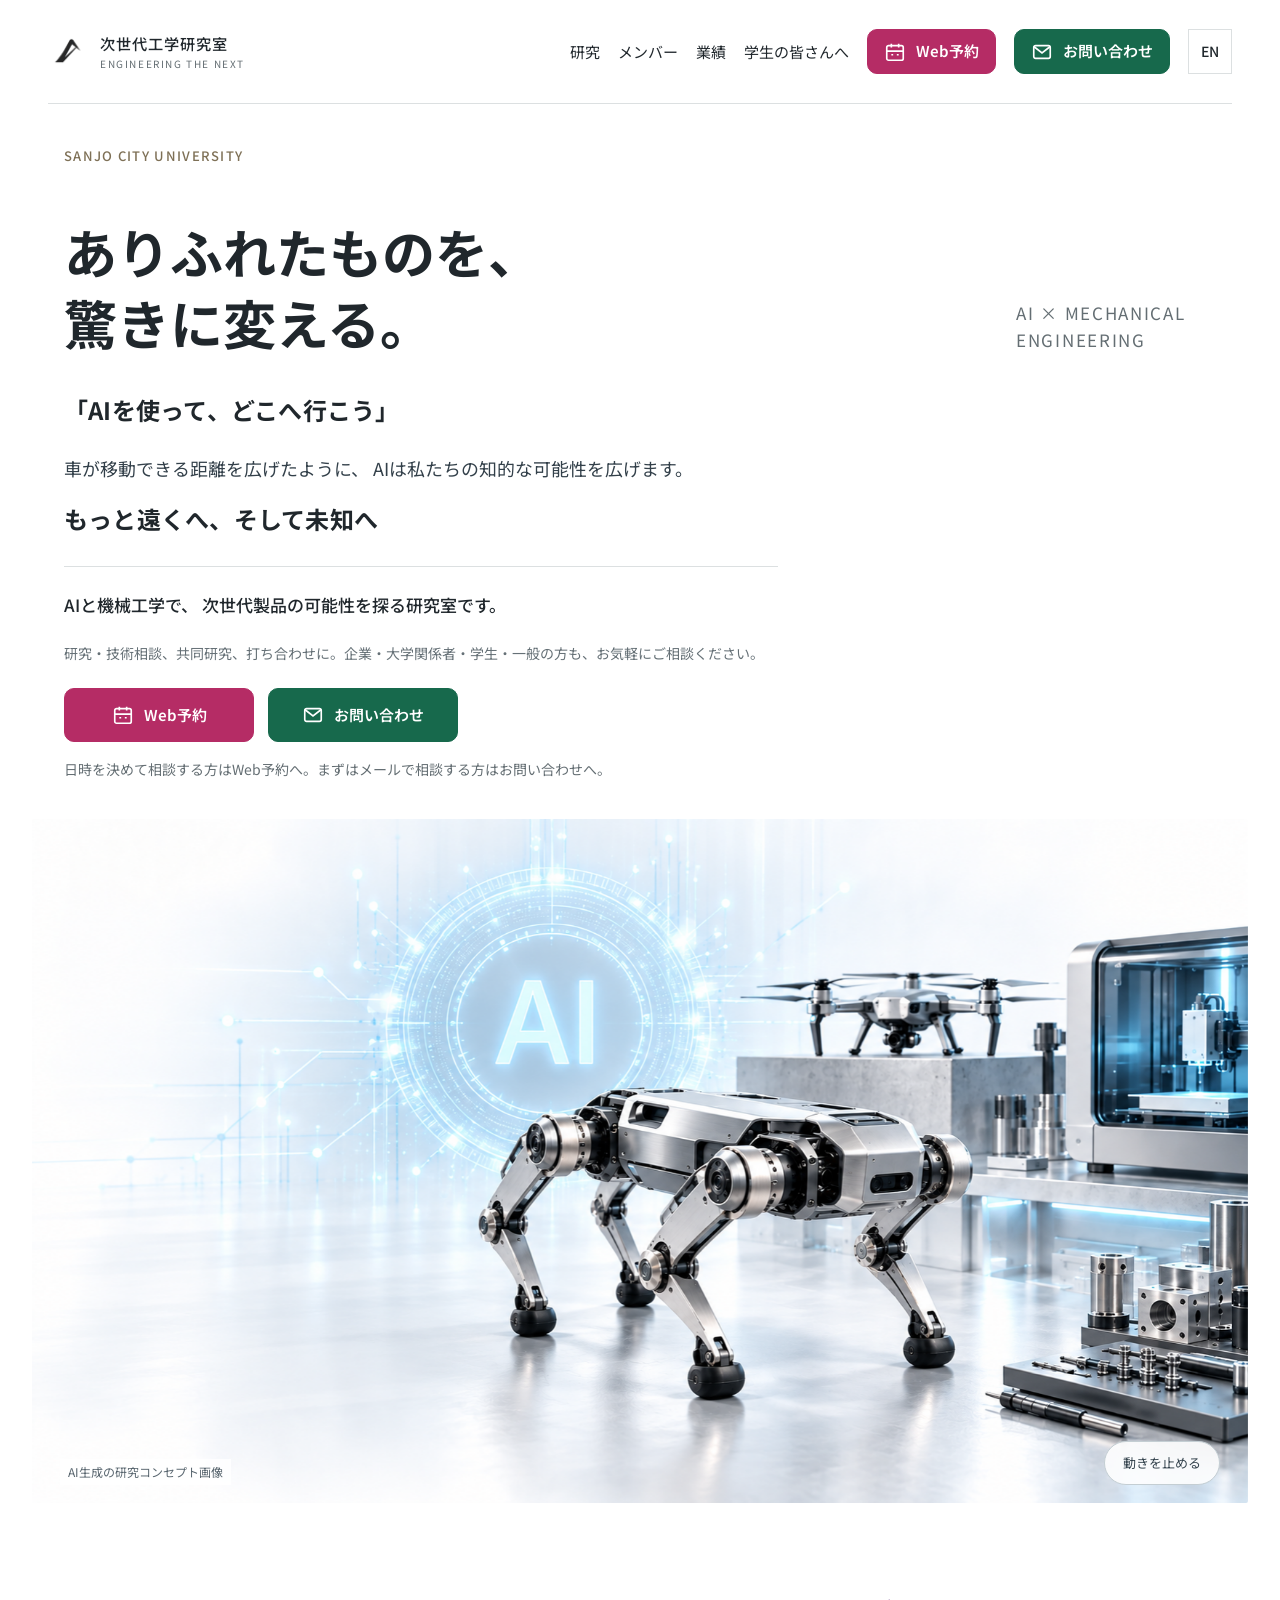
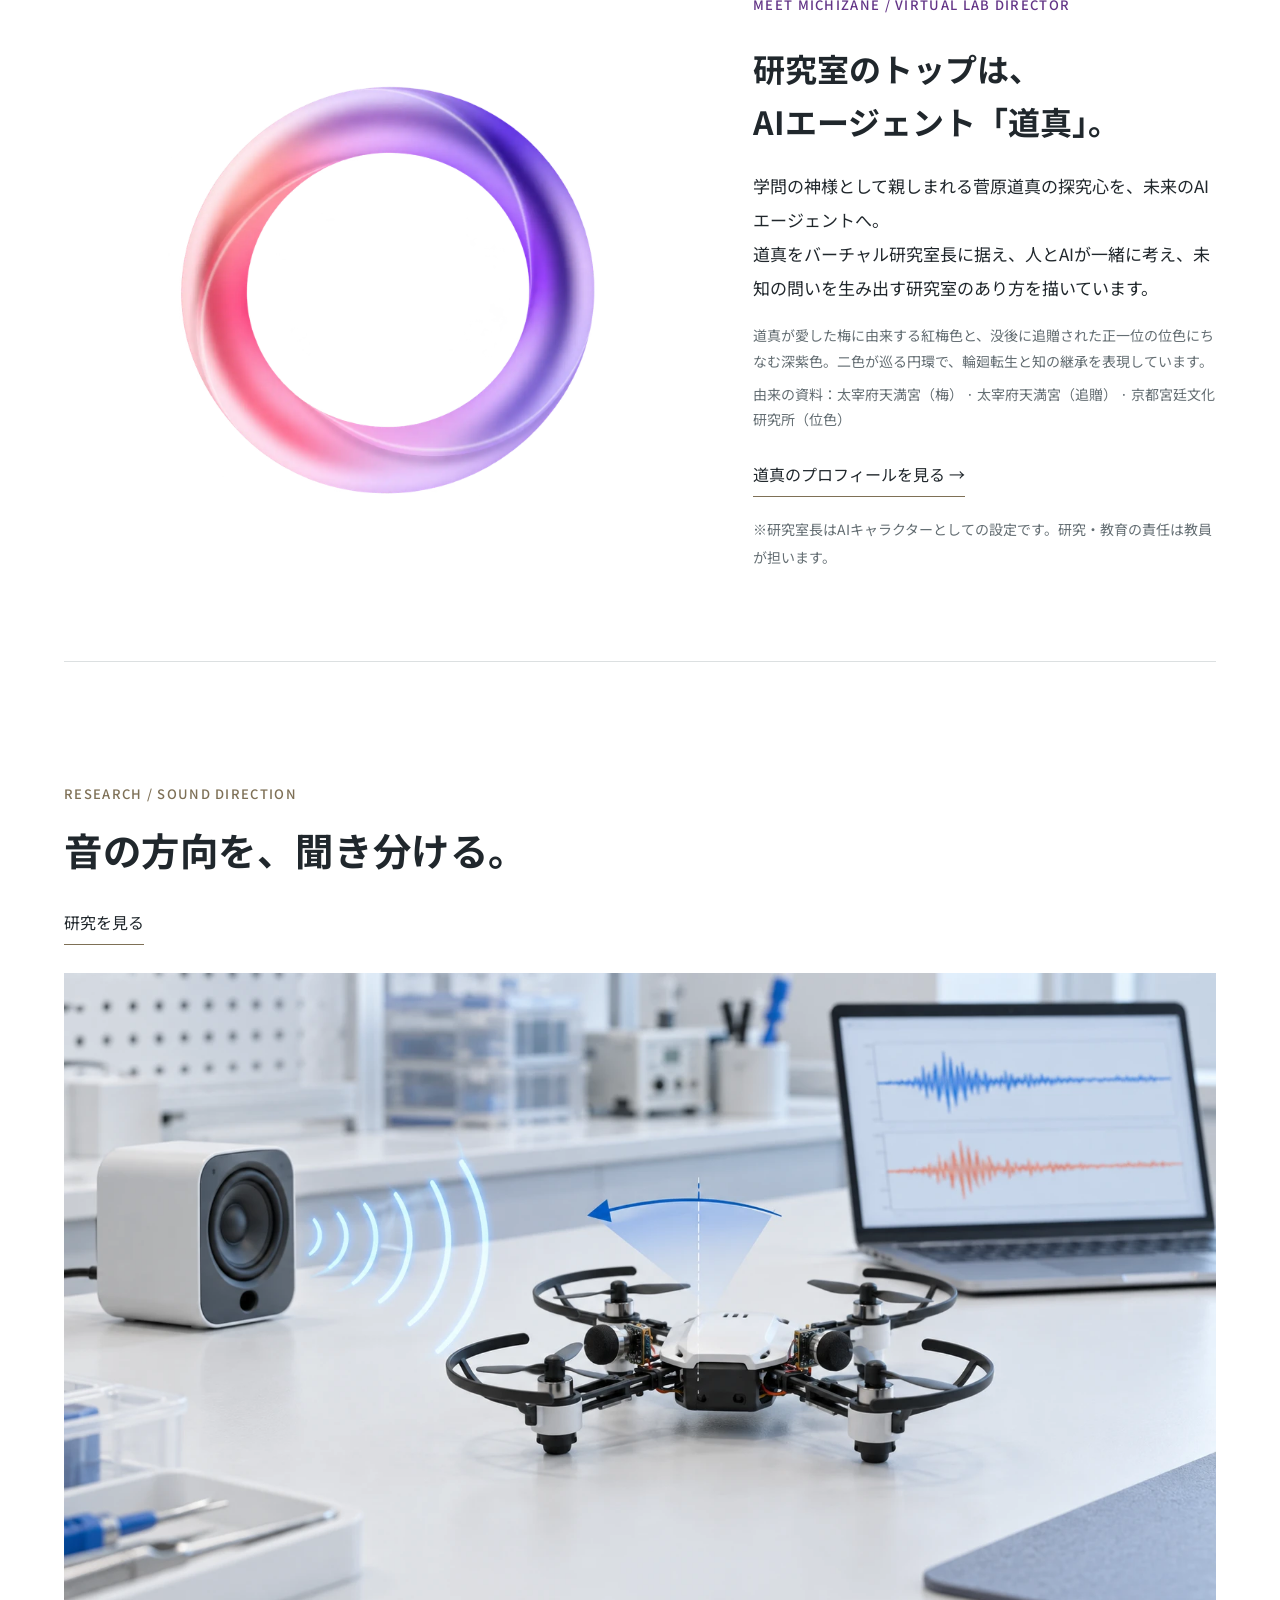
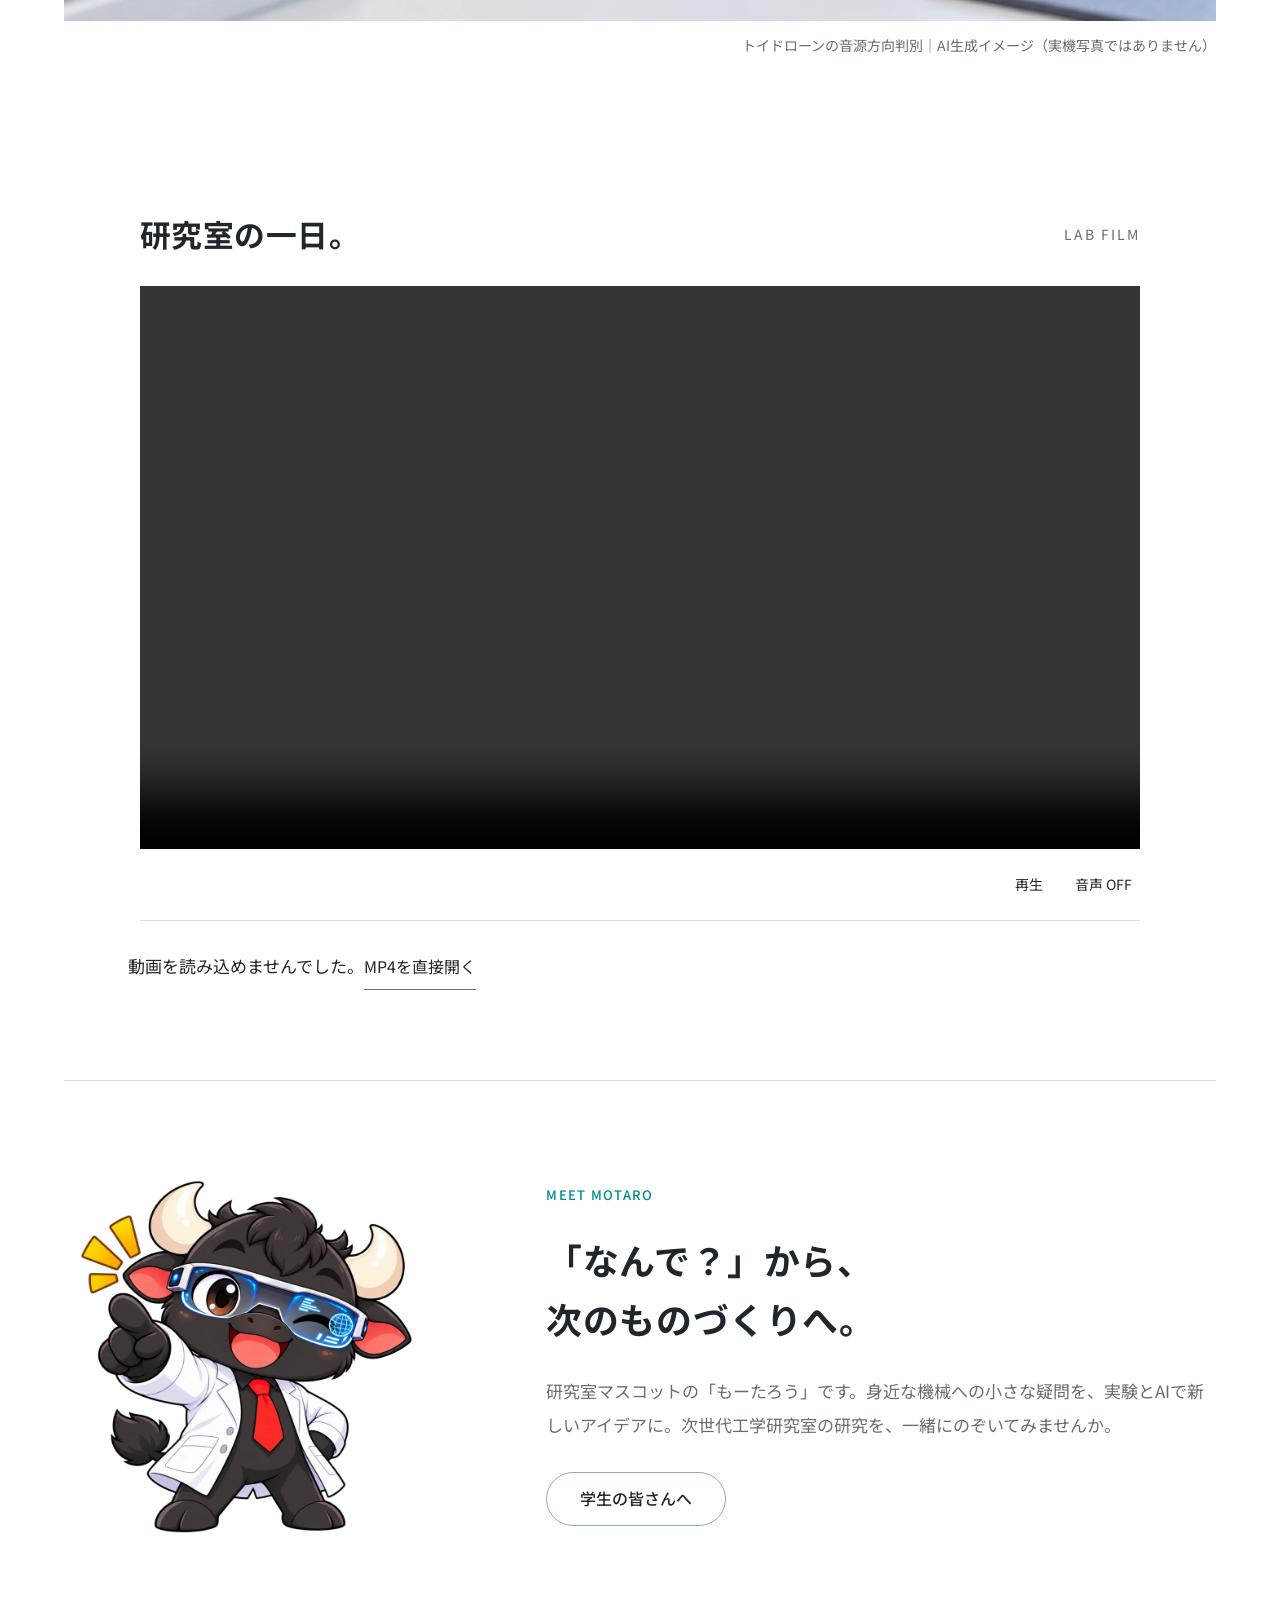
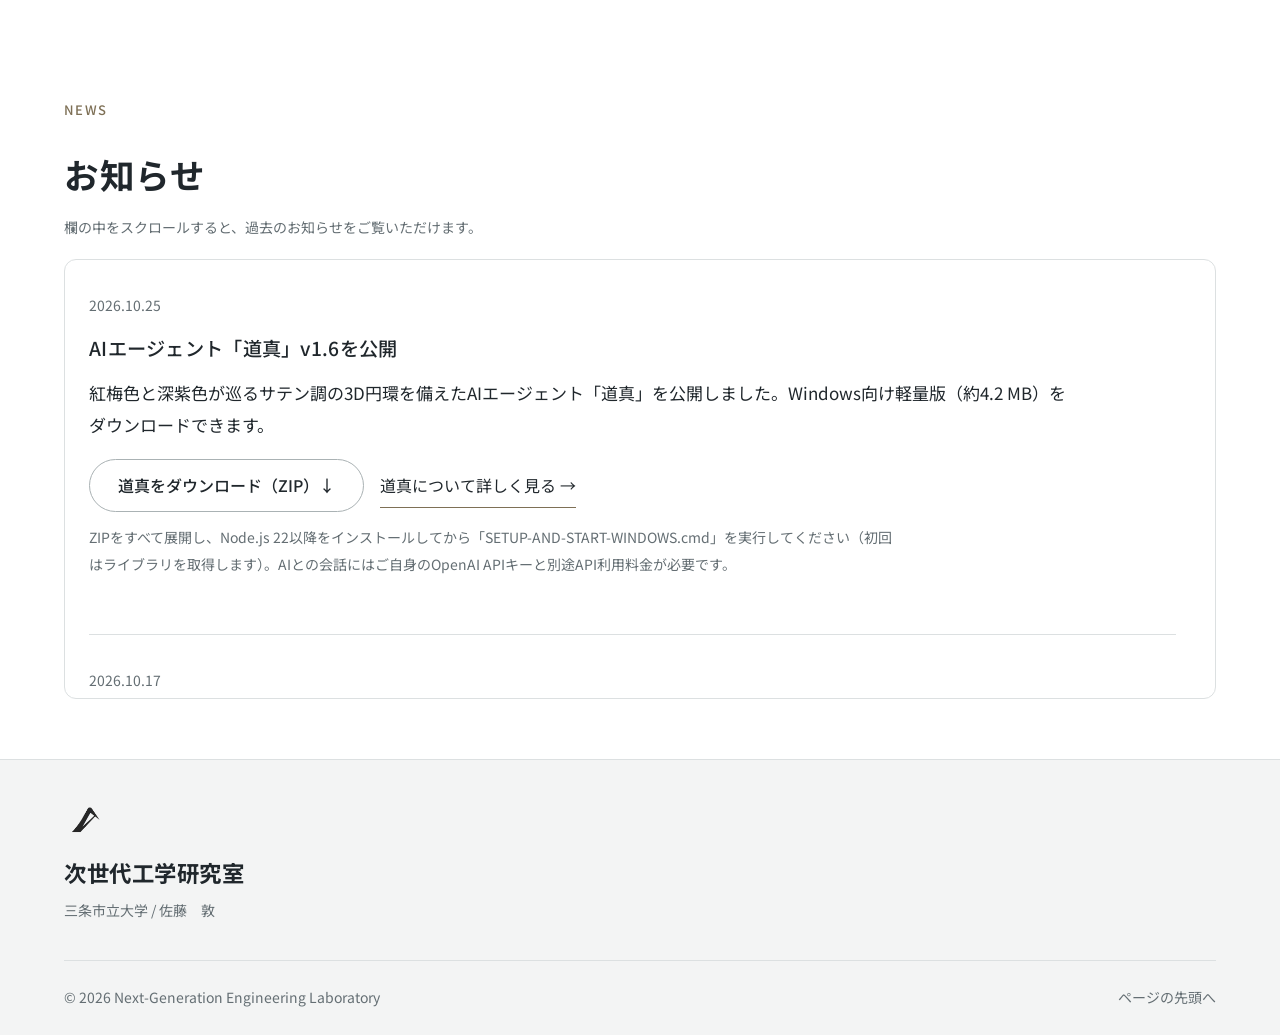
<file: index.html>
<!DOCTYPE html>
<html lang="ja"><head><meta charset="utf-8"/><meta content="width=device-width,initial-scale=1" name="viewport"/><meta content="light" name="color-scheme"/><title>次世代工学研究室｜AIエージェント研究室長「道真」と研究する未来｜三条市立大学</title><meta name="description" content="AIエージェント研究室長「道真」が研究室の顔。三条市立大学 次世代工学研究室では、人とAIが協働し、ロボット・ドローン・レーザ加工などの研究に取り組みます。"/><link rel="stylesheet" href="assets/fonts/typography.css?v=20261031-1"/><link href="assets/lab-logo.png" rel="icon" type="image/png"/><link href="assets/style.css?v=20261031-1" rel="stylesheet"/><script defer="" src="assets/config.js?v=20261008-3"></script><script defer="" src="assets/site.js?v=20261008-3"></script><link rel="stylesheet" href="assets/actions.css?v=20261008-3"/><link rel="canonical" href="https://quatroimage7-collab.github.io/nextgen-lab/"/><style id="news-scroll-styles">
#news{padding-block:60px}
.news-scroll-hint{font-size:.8rem;color:var(--muted);margin:12px 0 18px}
.news-scroll{max-height:clamp(280px,52vh,440px);overflow-y:scroll;overflow-x:hidden;scrollbar-gutter:stable;border:1px solid var(--line);border-radius:12px;padding:0 24px 16px;overflow-wrap:anywhere}
.news-scroll:focus-visible{outline:2px solid var(--accent);outline-offset:4px}
.news-scroll>:first-child{margin-top:0!important;border-top:0!important}
@media(max-width:700px){#news{padding-block:40px}.news-scroll{max-height:360px;max-height:min(360px,55vh);padding-inline:16px}}
@media print{.news-scroll{max-height:none;overflow:visible;border:0;padding:0}.news-scroll-hint{display:none}}
</style><style id="ai-director-home-styles">
.home-ai-director{display:grid;grid-template-columns:minmax(0,1.35fr) minmax(0,1fr);gap:clamp(32px,5vw,80px);align-items:center;padding-block:clamp(54px,7vw,100px);border-bottom:1px solid var(--line)}
.home-ai-director-image{background:transparent;min-width:0;display:flex;align-items:center;justify-content:center;padding:clamp(16px,2vw,32px) 0}
.home-ai-director-image img{display:block;width:min(100%,490px);height:auto;max-width:490px;object-fit:contain}
.home-ai-director-copy .eyebrow{color:#633587}
.home-ai-director-copy h2{font-size:clamp(2rem,4.1vw,3.8rem);line-height:1.28;letter-spacing:-.055em;margin:12px 0 22px}
.home-ai-director-copy p:not(.eyebrow){line-height:2}
.home-ai-director-note{font-size:.78rem;color:var(--muted);margin-top:18px}
.home-ai-director .text-link{display:inline-block;margin-top:22px}
.hero-ai-director{color:#4c2370;font-weight:700;font-size:clamp(.92rem,1.7vw,1.15rem);margin:0 0 18px}
@media(max-width:760px){.home-ai-director{grid-template-columns:1fr}.home-ai-director-image{min-height:175px;order:-1;padding:4px 0 0}.home-ai-director-image img{width:min(100%,320px);max-width:320px;margin-inline:auto}}
</style><link rel="stylesheet" href="assets/readability.css?v=20261031-1"/></head><body class="index"><a class="skip-link" href="#main"><span class="" data-en="Skip to content" data-ja="本文へ移動">本文へ移動</span></a><div aria-hidden="true" class="reading-progress"></div><header class="site-header"><a class="brand" href="index.html"><img alt="" class="brand-logo" height="46" src="assets/lab-logo.png" width="56"/><span class="brand-name"><span class="" data-en="Next-Generation Engineering" data-ja="次世代工学研究室">次世代工学研究室</span><small>ENGINEERING THE NEXT</small></span></a><div class="header-controls"><button aria-label="Switch language to English" class="lang-button" type="button">EN</button><button aria-controls="site-nav" aria-expanded="false" class="menu-button" type="button"><span class="" data-en="Menu" data-ja="メニュー">メニュー</span></button></div><nav aria-label="メインナビゲーション" id="site-nav"><a href="research.html"><span class="" data-en="Research" data-ja="研究">研究</span></a><a href="members.html"><span class="" data-en="People" data-ja="メンバー">メンバー</span></a><a href="publications.html"><span class="" data-en="Publications" data-ja="業績">業績</span></a><a href="students.html"><span class="" data-en="For students" data-ja="学生の皆さんへ">学生の皆さんへ</span></a><a class="button cta cta-booking" data-booking="" href="https://cal.com/佐藤敦-u9lood/reservation"><svg aria-hidden="true" fill="none" stroke="currentColor" stroke-width="1.8" viewBox="0 0 24 24"><rect height="16" rx="2" width="18" x="3" y="5"></rect><path d="M16 3v4M8 3v4M3 11h18M8 15h2M14 15h2"></path></svg><span data-en="Book a meeting" data-ja="Web予約">Web予約</span></a><a class="button cta cta-contact" href="contact.html"><svg aria-hidden="true" fill="none" stroke="currentColor" stroke-width="1.8" viewBox="0 0 24 24"><rect height="14" rx="2" width="18" x="3" y="5"></rect><path d="m3 6 9 7 9-7"></path></svg><span data-en="Contact us" data-ja="お問い合わせ">お問い合わせ</span></a></nav></header><main id="main"><section aria-labelledby="hero-title" class="hero photo-hero"><div class="wrap"><div class="hero-kicker"><p class="eyebrow">SANJO CITY UNIVERSITY</p></div><div class="hero-title-row"><h1 id="hero-title"><span data-en="The ordinary." data-ja="ありふれたものを、">ありふれたものを、</span><span data-en="Made extraordinary." data-ja="驚きに変える。">驚きに変える。</span></h1><div class="hero-side"><p>AI × MECHANICAL ENGINEERING</p></div></div><div class="hero-consult"><p class="hero-question" data-ja="「AIを使って、どこへ行こう」" data-en="With AI, where shall we go?">「AIを使って、どこへ行こう」</p><p class="hero-explanation" data-ja="車が移動できる距離を広げたように、&#10;AIは私たちの知的な可能性を広げます。" data-en="Just as cars have extended the distances we can travel, AI expands our intellectual possibilities.">車が移動できる距離を広げたように、
AIは私たちの知的な可能性を広げます。</p><p class="hero-future" data-ja="もっと遠くへ、そして未知へ" data-en="Further, into the unknown.">もっと遠くへ、そして未知へ</p><p class="hero-mission" data-en="We explore the possibilities of next-generation products through AI and mechanical engineering." data-ja="AIと機械工学で、&#10;次世代製品の可能性を探る研究室です。">AIと機械工学で、
次世代製品の可能性を探る研究室です。</p><p class="consult-note" data-en="For research, technical advice, collaboration or a meeting. Companies, academics, students and the public are welcome." data-ja="研究・技術相談、共同研究、打ち合わせに。企業・大学関係者・学生・一般の方も、お気軽にご相談ください。">研究・技術相談、共同研究、打ち合わせに。企業・大学関係者・学生・一般の方も、お気軽にご相談ください。</p><div class="cta-pair"><a class="button cta cta-booking" data-booking="" href="https://cal.com/佐藤敦-u9lood/reservation"><svg aria-hidden="true" fill="none" stroke="currentColor" stroke-width="1.8" viewBox="0 0 24 24"><rect height="16" rx="2" width="18" x="3" y="5"></rect><path d="M16 3v4M8 3v4M3 11h18M8 15h2M14 15h2"></path></svg><span data-en="Book a meeting" data-ja="Web予約">Web予約</span></a><a class="button cta cta-contact" href="contact.html"><svg aria-hidden="true" fill="none" stroke="currentColor" stroke-width="1.8" viewBox="0 0 24 24"><rect height="14" rx="2" width="18" x="3" y="5"></rect><path d="m3 6 9 7 9-7"></path></svg><span data-en="Contact us" data-ja="お問い合わせ">お問い合わせ</span></a></div><p class="cta-hint" data-en="Choose a time to meet, or contact us by email first." data-ja="日時を決めて相談する方はWeb予約へ。まずはメールで相談する方はお問い合わせへ。">日時を決めて相談する方はWeb予約へ。まずはメールで相談する方はお問い合わせへ。</p></div></div><figure class="hero-visual unified-visual"><img alt="ロボット・ドローン・加工機とAIを描いた研究コンセプト画像" fetchpriority="high" height="941" src="assets/hero-unified-white.png" width="1672"/><figcaption data-en="AI-generated research concept" data-ja="AI生成の研究コンセプト画像">AI生成の研究コンセプト画像</figcaption><button aria-pressed="false" class="image-motion-toggle" data-en="Pause motion" data-ja="動きを止める" type="button">動きを止める</button></figure></section>
<section class="home-ai-director wrap section" id="ai-director" aria-labelledby="ai-director-home-title">
 <div class="home-ai-director-image reveal"><img src="assets/michizane-ring-rinne.webp" alt="菅原道真の梅を表す紅梅色と、正一位にちなむ深紫色が巡る3D円環" width="1314" height="1197" loading="lazy"/></div>
 <div class="home-ai-director-copy reveal"><p class="eyebrow">MEET MICHIZANE / VIRTUAL LAB DIRECTOR</p><h2 id="ai-director-home-title" data-ja="研究室のトップは、
AIエージェント「道真」。" data-en="An AI agent at the heart of our lab: Michizane.">研究室のトップは、
AIエージェント「道真」。</h2>
 <p data-readable-paragraph="" data-ja="学問の神様として親しまれる菅原道真の探究心を、未来のAIエージェントへ。
道真をバーチャル研究室長に据え、人とAIが一緒に考え、未知の問いを生み出す研究室のあり方を描いています。" data-en="Inspired by Sugawara no Michizane's spirit of inquiry, our virtual lab director represents a new way of thinking together—people and AI exploring the unknown.">学問の神様として親しまれる菅原道真の探究心を、未来のAIエージェントへ。
道真をバーチャル研究室長に据え、人とAIが一緒に考え、未知の問いを生み出す研究室のあり方を描いています。</p>
 <p class="home-ai-director-design" data-readable-paragraph="" style="margin-top:18px;font-size:.91rem;line-height:1.85;color:var(--muted)" data-ja="道真が愛した梅に由来する紅梅色と、没後に追贈された正一位の位色にちなむ深紫色。二色が巡る円環で、輪廻転生と知の継承を表現しています。" data-en="Plum pink honors the blossoms Michizane loved, while deep purple draws on the historic color of the first court rank posthumously awarded to him. The circling colors evoke rebirth and the passing on of knowledge.">道真が愛した梅に由来する紅梅色と、没後に追贈された正一位の位色にちなむ深紫色。二色が巡る円環で、輪廻転生と知の継承を表現しています。</p>
 <p class="home-ai-director-design-sources" style="font-size:.72rem;line-height:1.75;margin-top:7px;color:var(--muted)"><span data-ja="由来の資料：" data-en="Historical sources: ">由来の資料：</span><a href="https://www.dazaifutenmangu.or.jp/about/tenjinsama-ume" target="_blank" rel="noopener noreferrer">太宰府天満宮（梅）</a> · <a href="https://www.dazaifutenmangu.or.jp/about/goyuisho" target="_blank" rel="noopener noreferrer">太宰府天満宮（追贈）</a> · <a href="https://kyoto-kyuteibunka.or.jp/column/1/" target="_blank" rel="noopener noreferrer">京都宮廷文化研究所（位色）</a></p>
 <a class="text-link" href="members.html#ai-director" data-ja="道真のプロフィールを見る →" data-en="Meet Michizane →">道真のプロフィールを見る →</a>
 <p class="home-ai-director-note" data-ja="※研究室長はAIキャラクターとしての設定です。研究・教育の責任は教員が担います。" data-en="The director is a virtual character; faculty remain responsible for research and education.">※研究室長はAIキャラクターとしての設定です。研究・教育の責任は教員が担います。</p>
 </div></section>
<section class="visual-research wrap section" id="our-approach"><div class="visual-research-copy reveal"><p class="eyebrow">RESEARCH / SOUND DIRECTION</p><h2 data-en="Distinguishing the direction of sound." data-ja="音の方向を、聞き分ける。">音の方向を、聞き分ける。</h2><a class="text-link" data-en="Explore research" data-ja="研究を見る" href="research.html#drones">研究を見る</a></div><figure class="research-illustration reveal"><img alt="卓上のトイドローンが左右のマイクでスピーカーの音源方向を判別するAI生成イメージ" height="941" loading="lazy" src="assets/toy-drone-direction.webp" width="1672"/><figcaption class="concept-caption" data-en="Toy-drone sound-source direction | AI-generated illustration, not an actual device photograph" data-ja="トイドローンの音源方向判別｜AI生成イメージ（実機写真ではありません）">トイドローンの音源方向判別｜AI生成イメージ（実機写真ではありません）</figcaption></figure></section>
<section aria-label="研究室紹介動画" class="film-section secondary-film wrap section" id="in-motion"><div class="section-heading reveal"><h2 data-en="Inside the lab." data-ja="研究室の一日。">研究室の一日。</h2><span class="film-label">LAB FILM</span></div><div class="film-frame"><video aria-label="次世代工学研究室 紹介動画" autoplay="" controls="" id="lab-film" loop="" muted="" playsinline="" preload="metadata" src="assets/video/lab-main.mp4"><a href="assets/video/lab-main.mp4">MP4を開く</a></video></div><div class="film-caption"><span></span><div class="film-actions"><button aria-label="動画を一時停止" id="film-toggle" type="button">一時停止</button><button aria-label="音声をオン" id="film-sound" type="button">音声 OFF</button></div></div><p class="wrap" hidden="" id="film-error">動画を読み込めませんでした。<a class="text-link" href="assets/video/lab-main.mp4">MP4を直接開く</a></p></section><section aria-labelledby="motaro-title" class="home-motaro wrap section"><div class="home-motaro-portrait reveal"><img alt="白衣とAIゴーグルを身に着けた研究室マスコット、もーたろう" height="900" loading="lazy" src="assets/motaro.webp" width="900"/></div><div class="home-motaro-copy reveal"><p class="eyebrow">MEET MOTARO</p><h2 data-en="From “why?”
to what comes next." data-ja="「なんで？」から、
次のものづくりへ。" id="motaro-title">「なんで？」から、
次のものづくりへ。</h2><p class="home-motaro-description" data-en="Meet Motaro, our laboratory mascot. Turn small questions about everyday machines into new ideas through experiments and AI. Come and explore the research at our Next-Generation Engineering Laboratory." data-ja="研究室マスコットの「もーたろう」です。身近な機械への小さな疑問を、実験とAIで新しいアイデアに。次世代工学研究室の研究を、一緒にのぞいてみませんか。">研究室マスコットの「もーたろう」です。身近な機械への小さな疑問を、実験とAIで新しいアイデアに。次世代工学研究室の研究を、一緒にのぞいてみませんか。</p><a class="button outline home-motaro-button" data-en="For students" data-ja="学生の皆さんへ" href="students.html">学生の皆さんへ</a></div></section><section class="wrap section" id="news" aria-labelledby="news-title"><p class="eyebrow">NEWS</p><h2 id="news-title" data-ja="お知らせ" data-en="News">お知らせ</h2><p id="news-scroll-hint" class="news-scroll-hint" data-ja="欄の中をスクロールすると、過去のお知らせをご覧いただけます。" data-en="Scroll within this area to read earlier announcements.">欄の中をスクロールすると、過去のお知らせをご覧いただけます。</p><div class="news-scroll" role="region" aria-labelledby="news-title" aria-describedby="news-scroll-hint" tabindex="0"><article id="michizane-agent-download-news" aria-labelledby="michizane-agent-download-title" style="border-top:1px solid var(--line);padding:28px 0;margin-top:0">
<time datetime="2026-10-25" style="font-size:.8rem;color:var(--muted)">2026.10.25</time>
<h3 id="michizane-agent-download-title" data-ja="AIエージェント「道真」v1.6を公開" data-en="MICHIZANE AI Agent v1.6 now available" style="margin-top:12px">AIエージェント「道真」v1.6を公開</h3>
<p data-readable-paragraph="" data-ja="紅梅色と深紫色が巡るサテン調の3D円環を備えたAIエージェント「道真」を公開しました。Windows向け軽量版（約4.2 MB）をダウンロードできます。" data-en="Meet MICHIZANE, our AI agent featuring a satin-finish 3D ring with rotating plum pink and deep purple hues. Download the lightweight Windows package (about 4.2 MB)." style="margin-top:12px;line-height:1.9">紅梅色と深紫色が巡るサテン調の3D円環を備えたAIエージェント「道真」を公開しました。Windows向け軽量版（約4.2 MB）をダウンロードできます。</p>
<div style="display:flex;flex-wrap:wrap;gap:16px;align-items:center;margin-top:18px">
<button type="button" id="michizane-zip-download" class="button outline" data-ja="道真をダウンロード（ZIP）↓" data-en="Download MICHIZANE (ZIP) ↓">道真をダウンロード（ZIP）↓</button>
<a class="text-link" href="members.html#ai-director" data-ja="道真について詳しく見る →" data-en="About MICHIZANE →" style="margin-top:0">道真について詳しく見る →</a>
</div>
<p id="michizane-download-status" role="status" aria-live="polite" style="font-size:.85rem;color:var(--muted);margin-top:10px"></p>
<p data-readable-paragraph="" data-ja="ZIPをすべて展開し、Node.js 22以降をインストールしてから「SETUP-AND-START-WINDOWS.cmd」を実行してください（初回はライブラリを取得します）。AIとの会話にはご自身のOpenAI APIキーと別途API利用料金が必要です。" data-en="Extract the ZIP, install Node.js 22+, then run SETUP-AND-START-WINDOWS.cmd (dependencies are downloaded on first launch). AI conversations require your own OpenAI API key and separately billed API usage." style="font-size:.85rem;color:var(--muted);margin-top:12px;line-height:1.9">ZIPをすべて展開し、Node.js 22以降をインストールしてから「SETUP-AND-START-WINDOWS.cmd」を実行してください（初回はライブラリを取得します）。AIとの会話にはご自身のOpenAI APIキーと別途API利用料金が必要です。</p>
</article><article id="motaro-pr-news" aria-labelledby="motaro-pr-news-title" style="border-top:1px solid var(--line);padding:28px 0;margin-top:28px">
<time datetime="2026-10-17" style="font-size:.8rem;color:var(--muted)">2026.10.17</time>
<h3 id="motaro-pr-news-title" data-ja="動く「もーたろうたち」の研究室PRムービーを公開" data-en="Meet Motaro and friends in our lab PR movie" style="margin-top:12px">動く「もーたろうたち」の研究室PRムービーを公開</h3>
<p data-ja="研究室マスコット「もーたろう」と仲間たちが動くPRムービーです。動画に加え、パソコンで動かせるWindows用展示アプリもダウンロードできます。" data-en="Watch our lab mascot Motaro and friends in motion. Download the movie or the Windows display app." style="margin-top:12px;line-height:1.9">研究室マスコット「もーたろう」と仲間たちが動くPRムービーです。動画に加え、パソコンで動かせるWindows用展示アプリもダウンロードできます。</p>
<div style="display:flex;flex-wrap:wrap;gap:12px;margin-top:20px">
<a class="button" href="https://github.com/quatroimage7-collab/nextgen-lab/releases/download/motaro-pr-20261017/motaro-pr.mp4" download="motaro-pr.mp4" data-ja="PRムービーをダウンロード（MP4）↓" data-en="Download PR movie (MP4) ↓">PRムービーをダウンロード（MP4）↓</a>
<a class="button outline" href="https://github.com/quatroimage7-collab/nextgen-lab/releases/download/motaro-pr-20261017/Motaro-Offline-Windows.zip" download="Motaro-Offline-Windows.zip" data-ja="Windows用展示アプリ（ZIP）↓" data-en="Download Windows display app (ZIP) ↓">Windows用展示アプリ（ZIP）↓</a>
</div>
<p data-ja="動画：約31秒・音声なし・約3.7 MB ／ Windows版：約30.5 MB" data-en="Movie: about 31 seconds, silent, 3.7 MB / Windows app: 30.5 MB" style="margin-top:12px;font-size:.85rem;color:var(--muted);line-height:1.8">動画：約31秒・音声なし・約3.7 MB ／ Windows版：約30.5 MB</p>
<details id="motaro-pr-quick-start" style="margin-top:16px">
<summary style="cursor:pointer;font-weight:700;padding:12px 0"><span data-ja="簡単な使い方（クリックして表示）" data-en="Quick start (click to expand)">簡単な使い方（クリックして表示）</span></summary>
<ol style="padding-left:1.5em;margin-top:12px;line-height:1.9;overflow-wrap:anywhere">
<li data-ja="動画を見る：MP4をダウンロードし、動画プレーヤーで開いて再生します。" data-en="To watch the movie, download the MP4 and open it in a video player." style="margin-top:8px">動画を見る：MP4をダウンロードし、動画プレーヤーで開いて再生します。</li>
<li data-ja="Windows版を動かす：ZIPを右クリックして「すべて展開」を選び、展開したフォルダーの start.bat をダブルクリックします。" data-en="To run the Windows app, extract all files from the ZIP, then double-click start.bat in the extracted folder." style="margin-top:8px">Windows版を動かす：ZIPを右クリックして「すべて展開」を選び、展開したフォルダーの start.bat をダブルクリックします。</li>
<li data-ja="Windows版は F2 で設定、F3 で寸劇、F11 で全画面表示を切り替えられます。APIキーは不要です。" data-en="In the Windows app, use F2 for settings, F3 for a skit, and F11 for full screen. No API key is required." style="margin-top:8px">Windows版は F2 で設定、F3 で寸劇、F11 で全画面表示を切り替えられます。APIキーは不要です。</li>
</ol>
<p data-readable-paragraph="" data-ja="Windows版の初期展示時間は9:00〜17:00です。
時間外に画面が黒い場合は、F2で展示時間を変更してください。
詳しくは同梱の README-JA.txt をご覧ください。" data-en="The default display hours are 9:00–17:00. If the screen is black outside those hours, press F2 to change the schedule. See the included README-JA.txt for details." style="margin-top:12px;font-size:.9rem;color:var(--muted);line-height:1.8">Windows版の初期展示時間は9:00〜17:00です。
時間外に画面が黒い場合は、F2で展示時間を変更してください。
詳しくは同梱の README-JA.txt をご覧ください。</p>
</details>
</article>
<article id="luma-news" aria-labelledby="luma-news-title" style="border-top:1px solid var(--line);padding:28px 0;margin-top:28px">
<time datetime="2026-10-17" style="font-size:.8rem;color:var(--muted)">2026.10.17</time>
<h3 data-ja="OpenAI APIで動くAIエージェントアプリ「LUMA」を公開" data-en="LUMA: an AI agent app powered by the OpenAI API" id="luma-news-title" style="margin-top:12px">OpenAI APIで動くAIエージェントアプリ「LUMA」を公開</h3>
<p data-ja="音声でAIと会話できる、PCで起動するアプリです。青白い3D粒子の球体が音声に合わせて動きます。文字入力や、カメラ画像を使った声かけ機能も利用できます。" data-en="Run LUMA on your PC to talk with AI while a blue-white 3D particle sphere reacts to its voice. Text input and optional camera-based greetings are also available." style="margin-top:12px;line-height:1.9">音声でAIと会話できる、PCで起動するアプリです。青白い3D粒子の球体が音声に合わせて動きます。文字入力や、カメラ画像を使った声かけ機能も利用できます。</p>
<div style="display:flex;flex-wrap:wrap;gap:16px 28px;margin-top:20px">
<a data-ja="アプリをダウンロード（ZIP）↓" data-en="Download LUMA (ZIP) ↓" class="text-link" href="LUMA-PointFace.zip" download="LUMA-PointFace.zip">アプリをダウンロード（ZIP）↓</a>
</div>
<p data-readable-paragraph="" data-ja="Windows向け起動ファイル付属／Node.js 22以上・EdgeまたはChrome・マイク・インターネット接続が必要です。
AIとの会話には、ご自身のOpenAI APIキーとAPIの利用料金が必要です。" data-en="Includes a Windows launcher. Requires Node.js 22 or later, Edge or Chrome, a microphone and internet access. AI conversations require your own OpenAI API key and incur API usage charges." style="margin-top:16px;font-size:.9rem;color:var(--muted);line-height:1.8">Windows向け起動ファイル付属／Node.js 22以上・EdgeまたはChrome・マイク・インターネット接続が必要です。
AIとの会話には、ご自身のOpenAI APIキーとAPIの利用料金が必要です。</p>
<details id="luma-quick-start" style="margin-top:24px"><summary style="cursor:pointer;font-weight:700;padding:12px 0"><span data-ja="簡単な使い方（クリックして表示）" data-en="Quick start (click to expand)">簡単な使い方（クリックして表示）</span></summary>
<ol style="padding-left:1.5em;margin-top:12px;line-height:1.9;overflow-wrap:anywhere">
<li data-ja="ZIPをダウンロードし、右クリック→「すべて展開」で解凍します。ZIPの中から直接起動しないでください。" data-en="Download the ZIP and extract all files before launching." style="margin-top:8px">ZIPをダウンロードし、右クリック→「すべて展開」で解凍します。ZIPの中から直接起動しないでください。</li>
<li data-ja="Node.js 22以上をインストールします（下の公式サイトからLTS版を選択）。" data-en="Install Node.js 22 or later using an LTS installer from the official site below." style="margin-top:8px">Node.js 22以上をインストールします（下の公式サイトからLTS版を選択）。</li>
<li data-ja="展開先の「LUMA-PointFace」フォルダーにある「START-WINDOWS.cmd」をダブルクリックします。ブラウザーが開かない場合は http://127.0.0.1:8787 を開きます。" data-en="Double-click START-WINDOWS.cmd inside the extracted LUMA-PointFace folder. If the browser does not open, visit http://127.0.0.1:8787." style="margin-top:8px">展開先の「LUMA-PointFace」フォルダーにある「START-WINDOWS.cmd」をダブルクリックします。ブラウザーが開かない場合は http://127.0.0.1:8787 を開きます。</li>
<li data-ja="画面の左端へマウスを移動するか、左端のボタンを押して操作パネルを開きます。「接続設定」でご自身のOpenAI APIキーを入力し、「設定を閉じる」を押します。" data-en="Move the pointer to the left edge or press the left-edge button to open the controls. Enter your OpenAI API key in the connection settings, then close the settings." style="margin-top:8px">画面の左端へマウスを移動するか、左端のボタンを押して操作パネルを開きます。「接続設定」でご自身のOpenAI APIキーを入力し、「設定を閉じる」を押します。</li>
<li data-ja="「会話をはじめる」を押してマイクを許可し、話しかけます。右端のパネルで会話履歴の確認や文字入力ができます。" data-en="Press the start-conversation button, allow microphone access and speak. Open the right-edge panel for conversation history and text input." style="margin-top:8px">「会話をはじめる」を押してマイクを許可し、話しかけます。右端のパネルで会話履歴の確認や文字入力ができます。</li>
<li data-ja="終わるときは「会話を終了」を押し、起動時の黒いサーバー画面を閉じます。利用中はこの画面を開いたままにしてください。" data-en="To finish, end the conversation and close the black server window. Keep that window open while using LUMA." style="margin-top:8px">終わるときは「会話を終了」を押し、起動時の黒いサーバー画面を閉じます。利用中はこの画面を開いたままにしてください。</li>
</ol><div style="display:flex;flex-wrap:wrap;gap:12px 28px;margin-top:16px">
<a data-ja="Node.js公式サイト →" data-en="Node.js official website →" class="text-link" href="https://nodejs.org/" target="_blank" rel="noopener noreferrer">Node.js公式サイト →</a>
<a data-ja="OpenAI APIキーの作成 →" data-en="Create an OpenAI API key →" class="text-link" href="https://platform.openai.com/api-keys" target="_blank" rel="noopener noreferrer">OpenAI APIキーの作成 →</a>
</div></details><details style="margin-top:24px">
<summary data-ja="その他の操作・困ったとき" data-en="More controls and troubleshooting" style="cursor:pointer;font-weight:700">その他の操作・困ったとき</summary>
<ul style="padding-left:1.5em;margin-top:12px;line-height:1.9">
<li data-ja="左パネルの「マイクOFF / ON」で入力を切り替え、「返答を停止」でAIの発話を止められます。" data-en="Use the left panel to mute/unmute the microphone or stop the AI response." style="margin-top:8px">左パネルの「マイクOFF / ON」で入力を切り替え、「返答を停止」でAIの発話を止められます。</li>
<li data-ja="カメラ機能は任意です。「Realtime · カメラ対応（gpt-realtime）」で会話に接続し、「カメラを開始」を押して許可します。利用中は約12秒ごとに静止画をOpenAIへ送信して解析します。「停止」または会話終了で止まります。" data-en="The camera is optional. Connect with the camera-capable gpt-realtime setting, then start and allow the camera. While enabled, a still image is sent to OpenAI for analysis about every 12 seconds. Stop the camera or end the conversation to disable it." style="margin-top:8px">カメラ機能は任意です。「Realtime · カメラ対応（gpt-realtime）」で会話に接続し、「カメラを開始」を押して許可します。利用中は約12秒ごとに静止画をOpenAIへ送信して解析します。「停止」または会話終了で止まります。</li>
<li data-ja="APIキーがなくても、左パネルの「動作テスト」でマイク録音・再生や球体の反応を試せます。AIとの会話にはAPI接続が必要です。" data-en="Without an API key, use the local microphone and sphere tests in the left panel. AI conversations require an API connection." style="margin-top:8px">APIキーがなくても、左パネルの「動作テスト」でマイク録音・再生や球体の反応を試せます。AIとの会話にはAPI接続が必要です。</li>
<li data-ja="接続できない場合はAPIキー・APIの残高や利用上限・マイクの許可・ネットワークを確認してください。再接続時はAPIキーを再入力します。" data-en="If connection fails, check the API key, API balance or limits, microphone permission and network. Re-enter the key when reconnecting." style="margin-top:8px">接続できない場合はAPIキー・APIの残高や利用上限・マイクの許可・ネットワークを確認してください。再接続時はAPIキーを再入力します。</li>
<li data-ja="APIキーは他者と共有しないでください。AI会話の音声と、カメラ利用時の画像は処理のためOpenAIへ送信されます。詳細は同梱のREADME.mdをご覧ください。" data-en="Keep your API key private. Conversation audio and images captured with the optional camera are sent to OpenAI for processing. See the included README.md for details." style="margin-top:8px">APIキーは他者と共有しないでください。AI会話の音声と、カメラ利用時の画像は処理のためOpenAIへ送信されます。詳細は同梱のREADME.mdをご覧ください。</li>
<li data-ja="研究用の試作アプリです。配布物の検証記録では、実OpenAI APIとの音声会話・画像解析、Windows実機での動作は未確認です。" data-en="This is a research prototype. The included validation notes do not confirm live OpenAI voice/image calls or operation on a physical Windows PC." style="margin-top:8px">研究用の試作アプリです。配布物の検証記録では、実OpenAI APIとの音声会話・画像解析、Windows実機での動作は未確認です。</li>
</ul></details></article>
<article aria-labelledby="website-news-title" style="border-top:1px solid var(--line);padding:28px 0;margin-top:28px"><time datetime="2026-10-12" style="font-size:.8rem;color:var(--muted)">2026.10.12</time><h3 id="website-news-title" style="margin-top:12px" data-ja="研究室HPのファイル一式を公開" data-en="Laboratory website files are now available">研究室HPのファイル一式を公開</h3><p style="margin-top:12px;font-size:.9rem;color:var(--muted)" data-ja="HTML・CSS・画像など、GitHubリポジトリの最新ファイルをダウンロードできます。" data-en="Download the latest HTML, CSS, images and other files from our GitHub repository.">HTML・CSS・画像など、GitHubリポジトリの最新ファイルをダウンロードできます。</p><div style="display:flex;flex-wrap:wrap;gap:16px 28px;margin-top:20px"><a class="text-link" href="https://github.com/quatroimage7-collab/nextgen-lab/archive/refs/heads/main.zip" data-ja="HP一式をダウンロード（ZIP）↓" data-en="Download website files (ZIP) ↓">HP一式をダウンロード（ZIP）↓</a><a class="text-link" href="https://github.com/quatroimage7-collab/nextgen-lab" data-ja="GitHubで見る →" data-en="View on GitHub →">GitHubで見る →</a></div></article><a href="downloads/outlook-ai/" style="display:block;border-top:1px solid var(--line);padding:28px 0;margin-top:28px"><time datetime="2026-10-12" style="font-size:.8rem;color:var(--muted)">2026.10.12</time><h3 style="margin-top:12px" data-ja="Azureによるメール返信下書き作成の導入資料を公開" data-en="Azure-powered email draft setup materials are now available">Azureによるメール返信下書き作成の導入資料を公開</h3><span class="text-link" data-ja="資料・設定ファイルを見る →" data-en="View setup materials →">資料・設定ファイルを見る →</span></a></div></section></main><footer class="site-footer"><div class="wrap"><div class="footer-top"><div><img alt="" class="footer-logo" height="60" src="assets/lab-logo.png" width="76"/><h2 class="" data-en="Next-Generation Engineering Laboratory" data-ja="次世代工学研究室">次世代工学研究室</h2><p class="muted" data-en="Sanjo City University / 佐藤　敦" data-ja="三条市立大学 / 佐藤　敦">三条市立大学 / 佐藤　敦</p></div></div><div class="footer-bottom"><p>© 2026 Next-Generation Engineering Laboratory</p><a href="#main"><span class="" data-en="Back to top" data-ja="ページの先頭へ">ページの先頭へ</span></a></div></div></footer><script id="michizane-zip-download-script">
(function(){
  "use strict";
  var downloadButton=document.getElementById("michizane-zip-download");
  var status=document.getElementById("michizane-download-status");
  if(!downloadButton||!status)return;
  downloadButton.addEventListener("click",async function(){
    var en=document.documentElement.lang==="en";
    downloadButton.disabled=true;
    status.textContent=en?"Preparing ZIP download…":"ZIPのダウンロードを準備しています…";
    try{
      var files=Array.from({length:10},function(_,index){
        return "downloads/michizane/parts/part-"+String(index+1).padStart(2,"0")+".txt";
      });
      var binaryParts=await Promise.all(files.map(async function(filename){
        var res=await fetch(new URL(filename,document.baseURI));
        if(!res.ok)throw new Error("Missing package data: "+filename+" ("+res.status+")");
        var text=(await res.text()).replace(/\s+/g,"");
        var decoded=atob(text);
        return Uint8Array.from(decoded,function(c){return c.charCodeAt(0)});
      }));
      var length=binaryParts.reduce(function(total,part){return total+part.length},0);
      if(length!==4155575)throw new Error("Unexpected package size");
      var bytes=new Uint8Array(length);
      var offset=0;
      binaryParts.forEach(function(part){bytes.set(part,offset);offset+=part.length});
      var hash=await crypto.subtle.digest("SHA-256",bytes);
      var digest=Array.from(new Uint8Array(hash),function(b){return b.toString(16).padStart(2,"0")}).join("");
      if(digest!=="19af4f1837a2720787fed94930e92728ed6cd59645be341cbaa8fb6f116cb386")throw new Error("Integrity check failed");
      var url=URL.createObjectURL(new Blob([bytes],{type:"application/zip"}));
      var a=document.createElement("a");
      a.href=url;a.download="MICHIZANE-Satin-Agent-v1.6-web-download.zip";
      document.body.appendChild(a);a.click();a.remove();
      setTimeout(function(){URL.revokeObjectURL(url)},60000);
      status.textContent=en?"The ZIP download has started.":"ZIPのダウンロードを開始しました。";
    }catch(err){
      console.error("MICHIZANE ZIP download failed:",err);
      status.textContent=en?"Download failed. Please check your connection and try again.":"ダウンロードできませんでした。通信環境を確認して再度お試しください。";
    }finally{downloadButton.disabled=false}
  });
})();
</script></body></html>
</file>
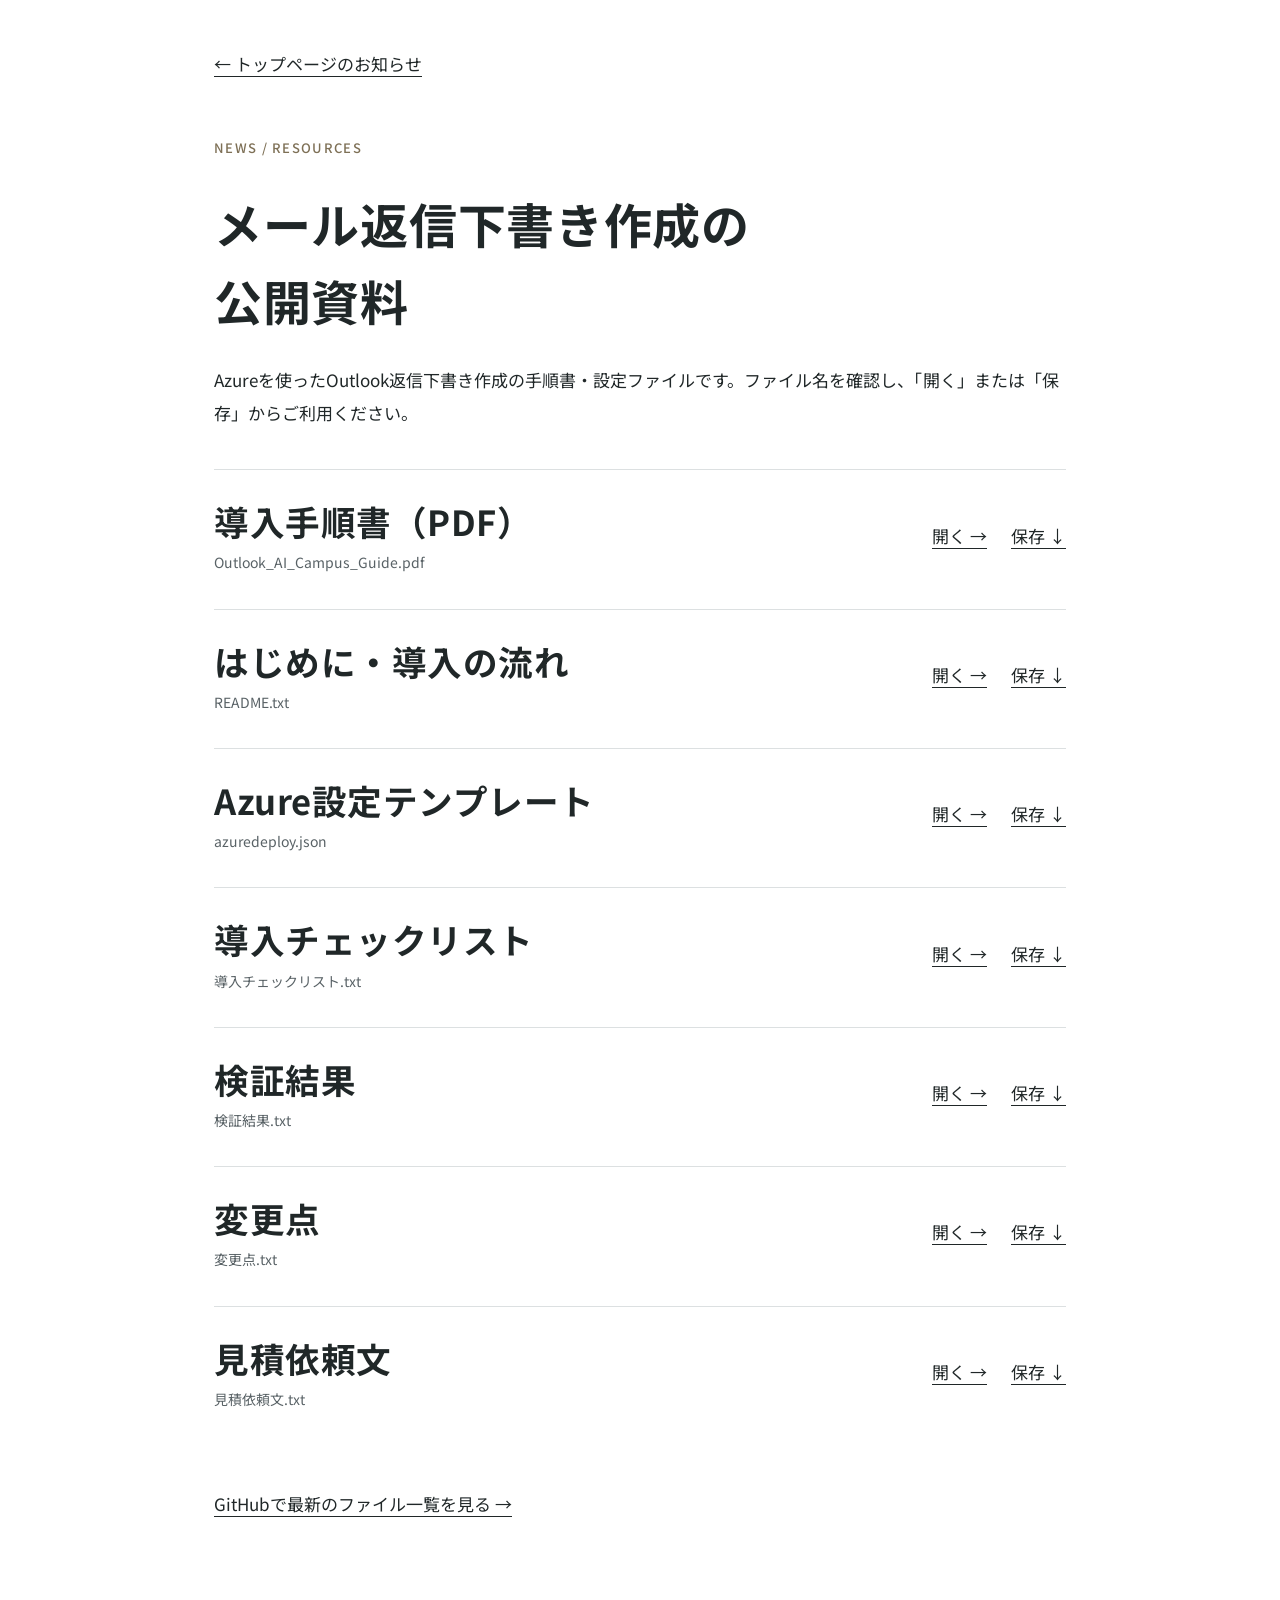
<file: downloads/outlook-ai/index.html>
<!doctype html><html lang="ja"><head><meta charset="utf-8"><meta name="viewport" content="width=device-width,initial-scale=1"><title>メール返信下書き作成の公開資料｜次世代工学研究室</title><link rel="stylesheet" href="../../assets/fonts/typography.css?v=20261031-1"/><link rel="stylesheet" href="../../assets/style.css?v=20261031-1"><style>body{background:#fff;color:#202728}main{max-width:900px;margin:auto;padding:48px 24px 80px}h1{font-family:inherit;font-size:clamp(1.8rem,5vw,3rem);line-height:1.6;margin:20px 0 24px}h2{font-family:inherit;font-size:1.1rem;line-height:1.6;margin:0}ul{list-style:none;padding:0;margin:40px 0}li{border-top:1px solid #dce0e1;padding:24px 0;display:flex;justify-content:space-between;gap:20px}small{display:block;color:#596266;overflow-wrap:anywhere}.links{display:flex;gap:24px;align-items:center;flex-shrink:0}a{text-decoration:underline;text-underline-offset:5px}.eyebrow{margin-top:56px}p{font-size:.95rem}.repo{display:inline-block;margin-top:12px}@media(max-width:560px){li{flex-direction:column;gap:12px}.links{gap:32px}main{padding-inline:20px}}</style><link rel="stylesheet" href="../../assets/readability.css?v=20261031-1"/></head><body><main><a href="../../index.html#news">← トップページのお知らせ</a><p class="eyebrow">NEWS / RESOURCES</p><h1>メール返信下書き作成の<br>公開資料</h1><p>Azureを使ったOutlook返信下書き作成の手順書・設定ファイルです。ファイル名を確認し、「開く」または「保存」からご利用ください。</p><ul><li><div><h2>導入手順書（PDF）</h2><small>Outlook_AI_Campus_Guide.pdf</small></div><div class="links"><a href="Outlook_AI_Campus_Guide.pdf">開く →</a><a href="Outlook_AI_Campus_Guide.pdf" download>保存 ↓</a></div></li><li><div><h2>はじめに・導入の流れ</h2><small>README.txt</small></div><div class="links"><a href="README.txt">開く →</a><a href="README.txt" download>保存 ↓</a></div></li><li><div><h2>Azure設定テンプレート</h2><small>azuredeploy.json</small></div><div class="links"><a href="azuredeploy.json">開く →</a><a href="azuredeploy.json" download>保存 ↓</a></div></li><li><div><h2>導入チェックリスト</h2><small>導入チェックリスト.txt</small></div><div class="links"><a href="%E5%B0%8E%E5%85%A5%E3%83%81%E3%82%A7%E3%83%83%E3%82%AF%E3%83%AA%E3%82%B9%E3%83%88.txt">開く →</a><a href="%E5%B0%8E%E5%85%A5%E3%83%81%E3%82%A7%E3%83%83%E3%82%AF%E3%83%AA%E3%82%B9%E3%83%88.txt" download>保存 ↓</a></div></li><li><div><h2>検証結果</h2><small>検証結果.txt</small></div><div class="links"><a href="%E6%A4%9C%E8%A8%BC%E7%B5%90%E6%9E%9C.txt">開く →</a><a href="%E6%A4%9C%E8%A8%BC%E7%B5%90%E6%9E%9C.txt" download>保存 ↓</a></div></li><li><div><h2>変更点</h2><small>変更点.txt</small></div><div class="links"><a href="%E5%A4%89%E6%9B%B4%E7%82%B9.txt">開く →</a><a href="%E5%A4%89%E6%9B%B4%E7%82%B9.txt" download>保存 ↓</a></div></li><li><div><h2>見積依頼文</h2><small>見積依頼文.txt</small></div><div class="links"><a href="%E8%A6%8B%E7%A9%8D%E4%BE%9D%E9%A0%BC%E6%96%87.txt">開く →</a><a href="%E8%A6%8B%E7%A9%8D%E4%BE%9D%E9%A0%BC%E6%96%87.txt" download>保存 ↓</a></div></li></ul><a class="repo" href="https://github.com/quatroimage7-collab/nextgen-lab/tree/main/downloads/outlook-ai">GitHubで最新のファイル一覧を見る →</a></main></body></html>
</file>
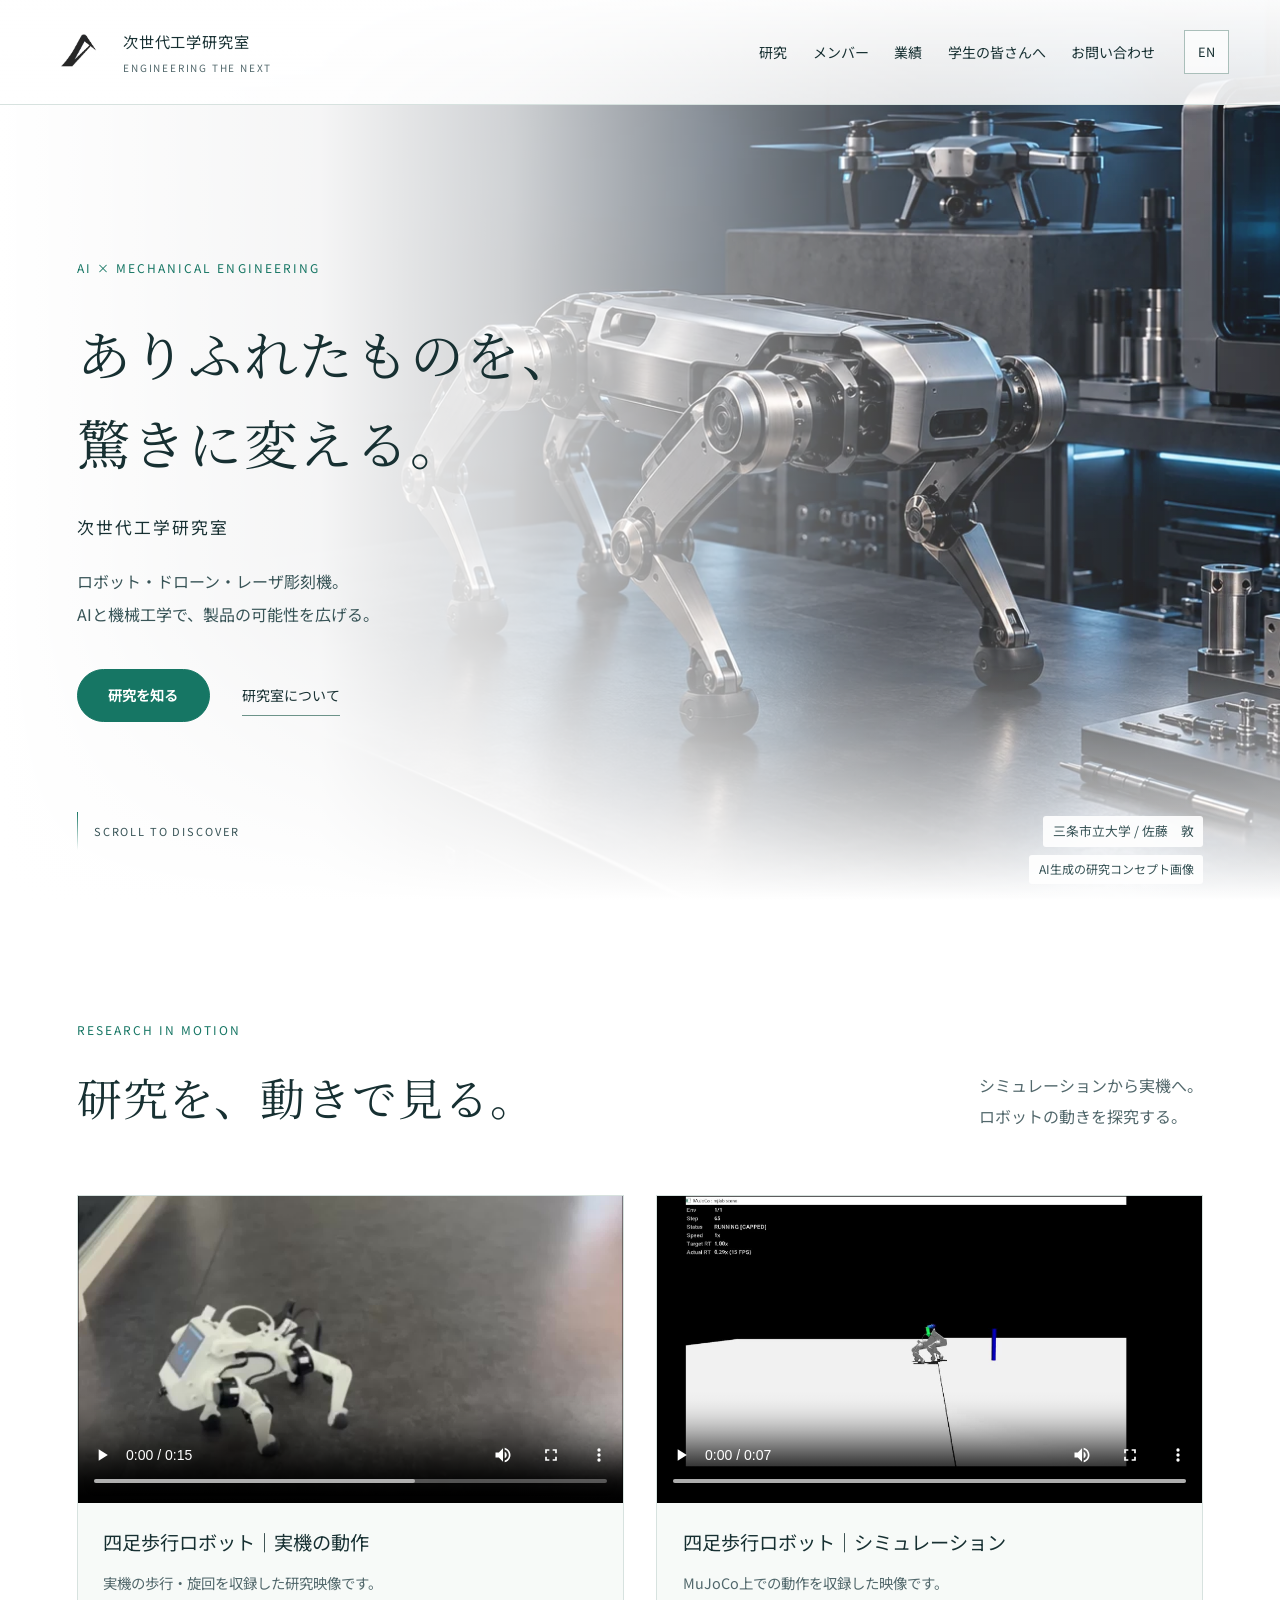
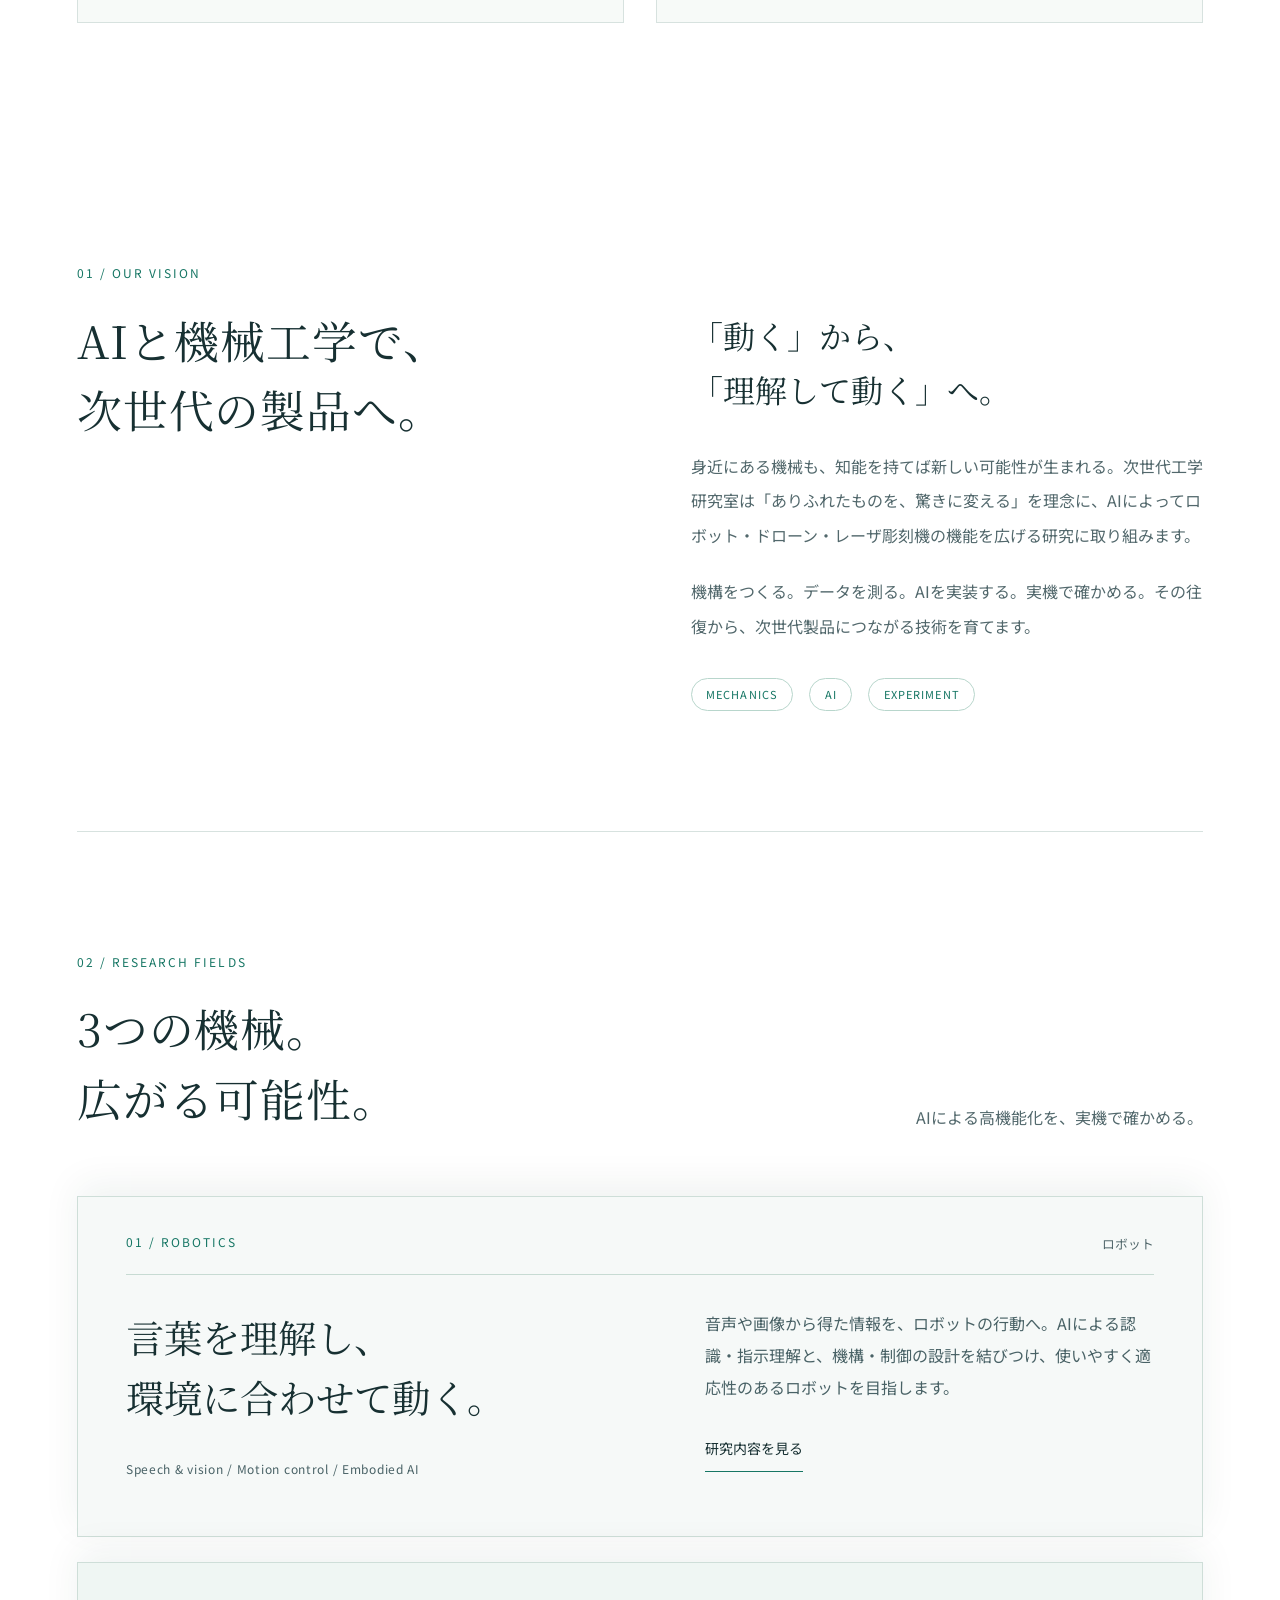
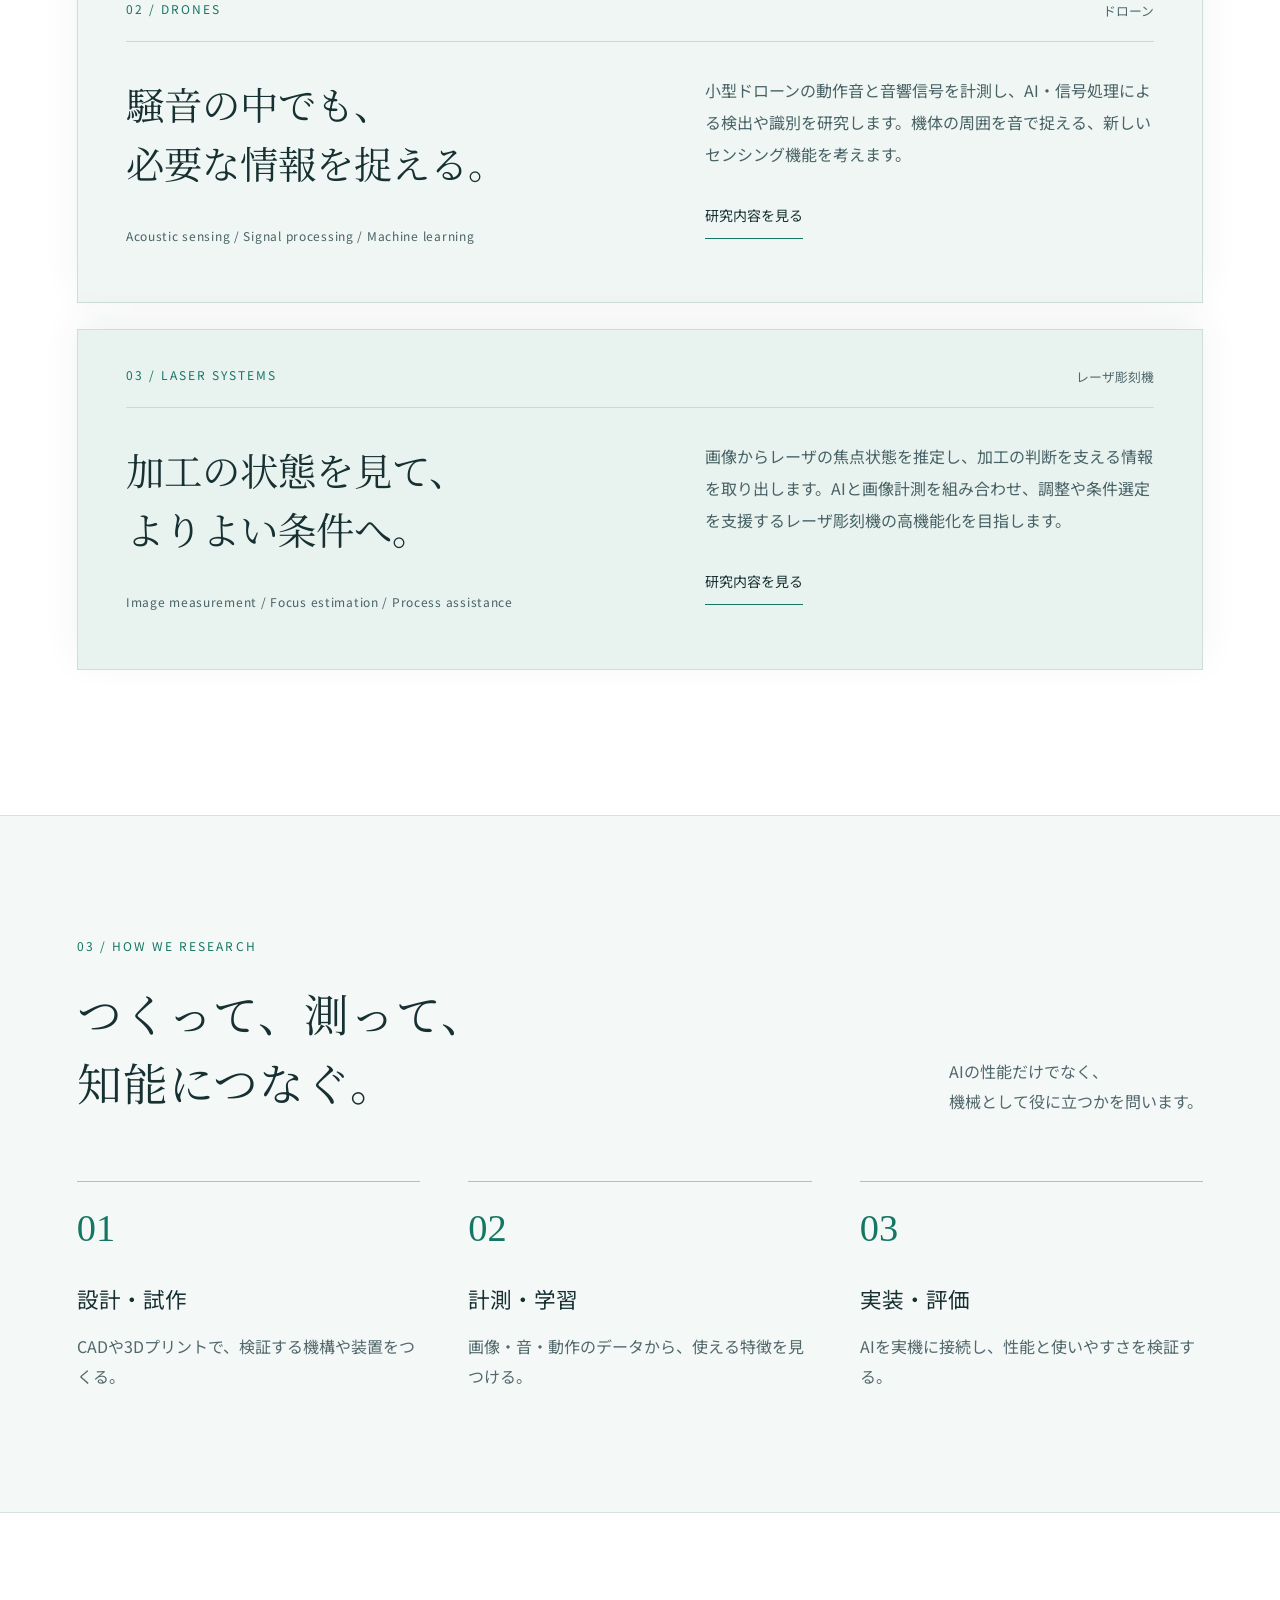
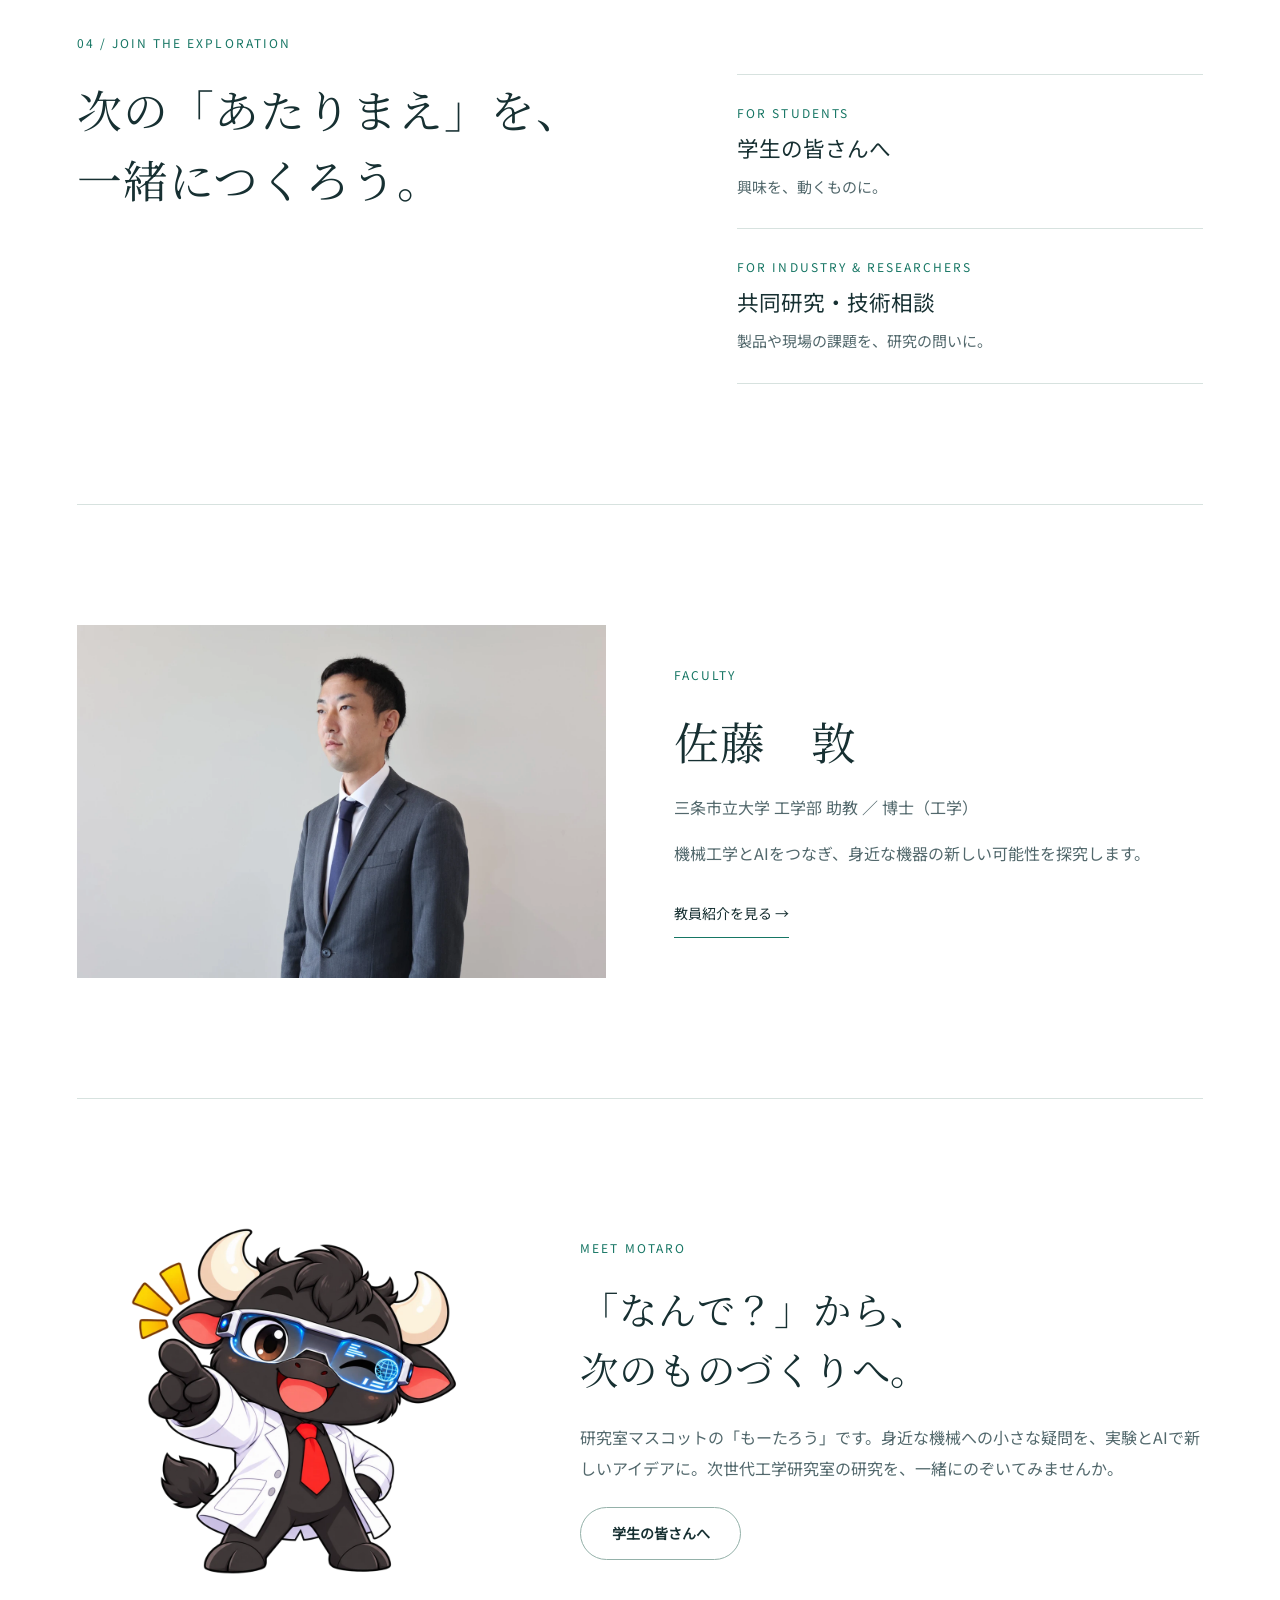
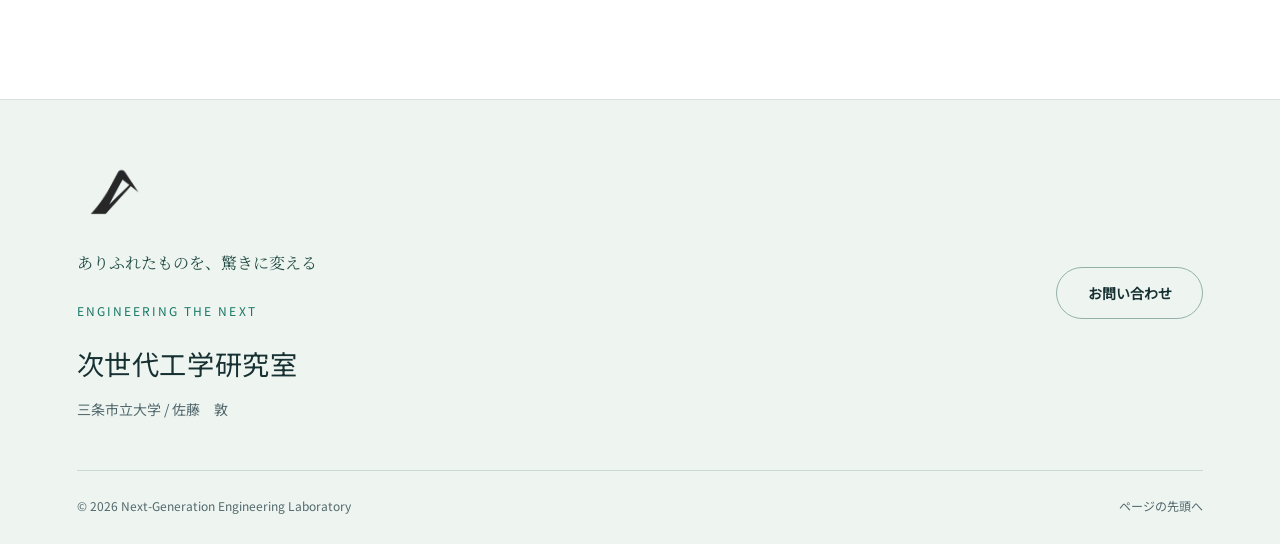
<file: sato-lab-website (3)/nextgen-lab/index.html>
<!doctype html><html lang="ja"><head><meta charset="utf-8"><meta name="viewport" content="width=device-width,initial-scale=1"><meta name="color-scheme" content="light"><title>ホーム | 次世代工学研究室</title><meta name="description" content="次世代工学研究室。AIを活用してロボット・ドローン・レーザ彫刻機を高機能化し、次世代製品につながる技術を研究します。"><link rel="icon" type="image/png" href="assets/lab-logo.png"><link rel="stylesheet" href="assets/style.css"><script defer src="assets/config.js"></script><script defer src="assets/site.js"></script></head><body class="index"><a class="skip-link" href="#main"><span class="" data-ja="本文へ移動" data-en="Skip to content">本文へ移動</span></a><div class="reading-progress" aria-hidden="true"></div><header class="site-header"><a class="brand" href="index.html"><img class="brand-logo" src="assets/lab-logo.png" alt="" width="56" height="46"><span class="brand-name"><span class="" data-ja="次世代工学研究室" data-en="Next-Generation Engineering">次世代工学研究室</span><small>ENGINEERING THE NEXT</small></span></a><nav id="site-nav" aria-label="メインナビゲーション"><a href="research.html" ><span class="" data-ja="研究" data-en="Research">研究</span></a><a href="members.html" ><span class="" data-ja="メンバー" data-en="People">メンバー</span></a><a href="publications.html" ><span class="" data-ja="業績" data-en="Publications">業績</span></a><a href="students.html" ><span class="" data-ja="学生の皆さんへ" data-en="For students">学生の皆さんへ</span></a><a href="contact.html" ><span class="" data-ja="お問い合わせ" data-en="Contact">お問い合わせ</span></a></nav><div class="header-controls"><button class="lang-button" aria-label="Switch language to English" type="button">EN</button><button class="menu-button" aria-expanded="false" aria-controls="site-nav" type="button"><span class="" data-ja="メニュー" data-en="Menu">メニュー</span></button></div></header><main id="main"><section class="hero" aria-labelledby="hero-title"><div class="hero-image" role="img" aria-label="ロボット、ドローン、レーザ彫刻機を描いた研究コンセプト画像"></div><div class="hero-shade"></div><div class="hero-content wrap"><p class="eyebrow">AI × MECHANICAL ENGINEERING</p><h1 id="hero-title"><span class="" data-ja="ありふれたものを、" data-en="The ordinary.">ありふれたものを、</span><span class="" data-ja="驚きに変える。" data-en="Made extraordinary.">驚きに変える。</span></h1><p class="hero-lab" data-ja="次世代工学研究室" data-en="Next-Generation Engineering Laboratory">次世代工学研究室</p><p class="hero-desc" data-ja="ロボット・ドローン・レーザ彫刻機。
AIと機械工学で、製品の可能性を広げる。" data-en="Robots. Drones. Laser engraving systems.
Expanding what products can do with AI and mechanical engineering.">ロボット・ドローン・レーザ彫刻機。
AIと機械工学で、製品の可能性を広げる。</p><div class="hero-actions"><a class="button" href="#research"><span class="" data-ja="研究を知る" data-en="Explore research">研究を知る</span></a><a class="quiet-link" href="#about"><span class="" data-ja="研究室について" data-en="About the laboratory">研究室について</span></a></div></div><div class="hero-bottom wrap"><a href="#about" class="scroll-cue"><span class="scroll-line" aria-hidden="true"></span>SCROLL TO DISCOVER</a><span class="hero-affiliation" data-ja="三条市立大学 / 佐藤　敦" data-en="Sanjo City University / 佐藤　敦">三条市立大学 / 佐藤　敦</span></div><p class="concept-note"><span class="" data-ja="AI生成の研究コンセプト画像" data-en="AI-generated research concept">AI生成の研究コンセプト画像</span></p></section><section class="wrap section" id="in-motion"><div class="section-heading"><div><p class="eyebrow">RESEARCH IN MOTION</p><h2 class="" data-ja="研究を、動きで見る。" data-en="Research in motion.">研究を、動きで見る。</h2></div><p class="" data-ja="シミュレーションから実機へ。
ロボットの動きを探究する。" data-en="From simulation to hardware.
Exploring how robots move.">シミュレーションから実機へ。
ロボットの動きを探究する。</p></div><div class="media-grid"><figure class="media-card"><video controls playsinline preload="metadata" poster="assets/media/robot-poster.jpg" aria-label="四足歩行ロボット｜実機の動作"><source src="assets/media/robot.webm" type="video/webm"><source src="assets/media/robot.mp4" type="video/mp4"><a class="text-link" href="assets/media/robot.mp4" target="_blank" rel="noopener">動画をダウンロード</a></video><figcaption><h3 class="" data-ja="四足歩行ロボット｜実機の動作" data-en="Quadruped robot | Hardware">四足歩行ロボット｜実機の動作</h3><p class="muted" data-ja="実機の歩行・旋回を収録した研究映像です。" data-en="Research footage showing walking and turning on real hardware.">実機の歩行・旋回を収録した研究映像です。</p></figcaption></figure><figure class="media-card"><video controls playsinline preload="metadata" poster="assets/media/simulation-poster.jpg" aria-label="四足歩行ロボット｜シミュレーション"><source src="assets/media/simulation.webm" type="video/webm"><source src="assets/media/simulation.mp4" type="video/mp4"><a class="text-link" href="assets/media/simulation.mp4" target="_blank" rel="noopener">動画をダウンロード</a></video><figcaption><h3 class="" data-ja="四足歩行ロボット｜シミュレーション" data-en="Quadruped robot | Simulation">四足歩行ロボット｜シミュレーション</h3><p class="muted" data-ja="MuJoCo上での動作を収録した映像です。" data-en="Recorded robot motion in a MuJoCo simulation.">MuJoCo上での動作を収録した映像です。</p></figcaption></figure></div></section>
<section id="about" class="about section wrap"><div class="section-kicker reveal"><p class="eyebrow">01 / OUR VISION</p><h2 class="" data-ja="AIと機械工学で、
次世代の製品へ。" data-en="AI meets engineering.
For the next generation.">AIと機械工学で、
次世代の製品へ。</h2></div><div class="about-copy reveal"><h3 class="" data-ja="「動く」から、
「理解して動く」へ。" data-en="From motion
to intelligent action.">「動く」から、
「理解して動く」へ。</h3><p class="" data-ja="身近にある機械も、知能を持てば新しい可能性が生まれる。次世代工学研究室は「ありふれたものを、驚きに変える」を理念に、AIによってロボット・ドローン・レーザ彫刻機の機能を広げる研究に取り組みます。" data-en="Familiar machines can open up new possibilities when equipped with intelligence. Guided by “Turning the ordinary into the extraordinary,” we use AI to expand the capabilities of robots, drones and laser engraving systems.">身近にある機械も、知能を持てば新しい可能性が生まれる。次世代工学研究室は「ありふれたものを、驚きに変える」を理念に、AIによってロボット・ドローン・レーザ彫刻機の機能を広げる研究に取り組みます。</p><p class="" data-ja="機構をつくる。データを測る。AIを実装する。実機で確かめる。その往復から、次世代製品につながる技術を育てます。" data-en="Design the mechanism. Measure the data. Implement the AI. Test it on hardware. This cycle develops technologies for next-generation products.">機構をつくる。データを測る。AIを実装する。実機で確かめる。その往復から、次世代製品につながる技術を育てます。</p><div class="discipline-row"><span>MECHANICS</span><span>AI</span><span>EXPERIMENT</span></div></div></section>
<section id="research" class="section research-section wrap"><div class="section-heading reveal"><div><p class="eyebrow">02 / RESEARCH FIELDS</p><h2 class="" data-ja="3つの機械。
広がる可能性。" data-en="Three platforms.
New possibilities.">3つの機械。
広がる可能性。</h2></div><p class="" data-ja="AIによる高機能化を、実機で確かめる。" data-en="Testing AI-enabled capabilities on real hardware.">AIによる高機能化を、実機で確かめる。</p></div><div class="research-stack"><article class="research-panel" id="robotics"><div class="panel-top"><span class="eyebrow">01 / ROBOTICS</span><span class="panel-category" data-ja="ロボット" data-en="ROBOTICS">ロボット</span></div><div class="panel-grid"><div><h3 class="" data-ja="言葉を理解し、
環境に合わせて動く。" data-en="Understand intent.
Adapt to the world.">言葉を理解し、
環境に合わせて動く。</h3><p class="technical">Speech & vision / Motion control / Embodied AI</p></div><div><p class="" data-ja="音声や画像から得た情報を、ロボットの行動へ。AIによる認識・指示理解と、機構・制御の設計を結びつけ、使いやすく適応性のあるロボットを目指します。" data-en="Turning spoken and visual information into robot actions. We connect AI perception and instruction understanding with mechanical design and control to explore more usable, adaptive robots.">音声や画像から得た情報を、ロボットの行動へ。AIによる認識・指示理解と、機構・制御の設計を結びつけ、使いやすく適応性のあるロボットを目指します。</p><a class="text-link" href="research.html#robotics"><span class="" data-ja="研究内容を見る" data-en="Explore this research">研究内容を見る</span></a></div></div></article><article class="research-panel" id="drones"><div class="panel-top"><span class="eyebrow">02 / DRONES</span><span class="panel-category" data-ja="ドローン" data-en="DRONES">ドローン</span></div><div class="panel-grid"><div><h3 class="" data-ja="騒音の中でも、
必要な情報を捉える。" data-en="Find useful signals.
Even in noise.">騒音の中でも、
必要な情報を捉える。</h3><p class="technical">Acoustic sensing / Signal processing / Machine learning</p></div><div><p class="" data-ja="小型ドローンの動作音と音響信号を計測し、AI・信号処理による検出や識別を研究します。機体の周囲を音で捉える、新しいセンシング機能を考えます。" data-en="We measure small-drone noise and acoustic signals, and study detection and recognition with AI and signal processing. Our goal is to explore new ways for drones to sense their surroundings through sound.">小型ドローンの動作音と音響信号を計測し、AI・信号処理による検出や識別を研究します。機体の周囲を音で捉える、新しいセンシング機能を考えます。</p><a class="text-link" href="research.html#drones"><span class="" data-ja="研究内容を見る" data-en="Explore this research">研究内容を見る</span></a></div></div></article><article class="research-panel" id="laser"><div class="panel-top"><span class="eyebrow">03 / LASER SYSTEMS</span><span class="panel-category" data-ja="レーザ彫刻機" data-en="LASER SYSTEMS">レーザ彫刻機</span></div><div class="panel-grid"><div><h3 class="" data-ja="加工の状態を見て、
よりよい条件へ。" data-en="Observe the process.
Improve the conditions.">加工の状態を見て、
よりよい条件へ。</h3><p class="technical">Image measurement / Focus estimation / Process assistance</p></div><div><p class="" data-ja="画像からレーザの焦点状態を推定し、加工の判断を支える情報を取り出します。AIと画像計測を組み合わせ、調整や条件選定を支援するレーザ彫刻機の高機能化を目指します。" data-en="We estimate laser focus from images and extract information that supports processing decisions. AI and image measurement help us explore smarter laser engraving systems with assisted setup and parameter selection.">画像からレーザの焦点状態を推定し、加工の判断を支える情報を取り出します。AIと画像計測を組み合わせ、調整や条件選定を支援するレーザ彫刻機の高機能化を目指します。</p><a class="text-link" href="research.html#laser"><span class="" data-ja="研究内容を見る" data-en="Explore this research">研究内容を見る</span></a></div></div></article></div></section>
<section class="method section"><div class="wrap"><div class="section-heading reveal"><div><p class="eyebrow">03 / HOW WE RESEARCH</p><h2 class="" data-ja="つくって、測って、
知能につなぐ。" data-en="Build. Measure.
Make it intelligent.">つくって、測って、
知能につなぐ。</h2></div><p class="" data-ja="AIの性能だけでなく、
機械として役に立つかを問います。" data-en="Beyond AI performance,
we ask whether it works as a machine.">AIの性能だけでなく、
機械として役に立つかを問います。</p></div><ol class="method-grid"><li class="reveal"><span class="method-number">01</span><h3 class="" data-ja="設計・試作" data-en="Design &amp; prototype">設計・試作</h3><p class="" data-ja="CADや3Dプリントで、検証する機構や装置をつくる。" data-en="Use CAD and 3D printing to build mechanisms and experimental setups.">CADや3Dプリントで、検証する機構や装置をつくる。</p></li><li class="reveal"><span class="method-number">02</span><h3 class="" data-ja="計測・学習" data-en="Measure &amp; learn">計測・学習</h3><p class="" data-ja="画像・音・動作のデータから、使える特徴を見つける。" data-en="Find useful features in images, sound and motion data.">画像・音・動作のデータから、使える特徴を見つける。</p></li><li class="reveal"><span class="method-number">03</span><h3 class="" data-ja="実装・評価" data-en="Implement &amp; evaluate">実装・評価</h3><p class="" data-ja="AIを実機に接続し、性能と使いやすさを検証する。" data-en="Connect AI to hardware and evaluate performance and usability.">AIを実機に接続し、性能と使いやすさを検証する。</p></li></ol></div></section>
<section class="join section wrap"><p class="eyebrow reveal">04 / JOIN THE EXPLORATION</p><div class="join-grid"><div class="reveal"><h2 class="" data-ja="次の「あたりまえ」を、
一緒につくろう。" data-en="Let’s build
what comes next.">次の「あたりまえ」を、
一緒につくろう。</h2></div><div class="join-links reveal"><a href="students.html"><span class="eyebrow">FOR STUDENTS</span><h3 class="" data-ja="学生の皆さんへ" data-en="For students">学生の皆さんへ</h3><p class="" data-ja="興味を、動くものに。" data-en="Turn curiosity into something that works.">興味を、動くものに。</p></a><a href="contact.html"><span class="eyebrow">FOR INDUSTRY & RESEARCHERS</span><h3 class="" data-ja="共同研究・技術相談" data-en="Research collaboration">共同研究・技術相談</h3><p class="" data-ja="製品や現場の課題を、研究の問いに。" data-en="Turn product and field challenges into research questions.">製品や現場の課題を、研究の問いに。</p></a></div></div></section><section class="wrap section faculty-teaser"><img src="assets/atsushi-sato.webp" alt="佐藤　敦" width="1440" height="960" loading="lazy"><div><p class="eyebrow">FACULTY</p><h2 class="" data-ja="佐藤　敦" data-en="Atsushi Sato">佐藤　敦</h2><p class="" data-ja="三条市立大学 工学部 助教 ／ 博士（工学）" data-en="Assistant Professor, Faculty of Engineering, Sanjo City University / Ph.D. in Engineering">三条市立大学 工学部 助教 ／ 博士（工学）</p><p class="" data-ja="機械工学とAIをつなぎ、身近な機器の新しい可能性を探究します。" data-en="Connecting mechanical engineering and AI to explore new possibilities for everyday machines.">機械工学とAIをつなぎ、身近な機器の新しい可能性を探究します。</p><a class="text-link" href="members.html"><span class="" data-ja="教員紹介を見る →" data-en="Meet the researcher →">教員紹介を見る →</span></a></div></section><section class="motaro-panel wrap section"><img src="assets/motaro.webp" alt="白衣を着て指をさす研究室マスコット、もーたろう" width="480" height="480" loading="lazy"><div><p class="eyebrow">MEET MOTARO</p><h2 class="" data-ja="「なんで？」から、
次のものづくりへ。" data-en="Start with “why?”
Create what comes next.">「なんで？」から、
次のものづくりへ。</h2><p class="" data-ja="研究室マスコットの「もーたろう」です。身近な機械への小さな疑問を、実験とAIで新しいアイデアに。次世代工学研究室の研究を、一緒にのぞいてみませんか。" data-en="Meet Motaro, our laboratory mascot. Turn everyday questions about machines into new ideas through experiments and AI.">研究室マスコットの「もーたろう」です。身近な機械への小さな疑問を、実験とAIで新しいアイデアに。次世代工学研究室の研究を、一緒にのぞいてみませんか。</p><a class="button outline" href="students.html"><span class="" data-ja="学生の皆さんへ" data-en="For students">学生の皆さんへ</span></a></div></section></main><footer class="site-footer"><div class="wrap"><div class="footer-top"><div><img class="footer-logo" src="assets/lab-logo.png" alt="" width="76" height="60"><p class="footer-philosophy" data-ja="ありふれたものを、驚きに変える" data-en="Turning the ordinary into the extraordinary.">ありふれたものを、驚きに変える</p><p class="eyebrow">ENGINEERING THE NEXT</p><h2 class="" data-ja="次世代工学研究室" data-en="Next-Generation Engineering Laboratory">次世代工学研究室</h2><p class="muted" data-ja="三条市立大学 / 佐藤　敦" data-en="Sanjo City University / 佐藤　敦">三条市立大学 / 佐藤　敦</p></div><a class="button outline" href="contact.html"><span class="" data-ja="お問い合わせ" data-en="Contact us">お問い合わせ</span></a></div><div class="footer-bottom"><p>© 2026 Next-Generation Engineering Laboratory</p><a href="#main"><span class="" data-ja="ページの先頭へ" data-en="Back to top">ページの先頭へ</span></a></div></div></footer></body></html>
</file>
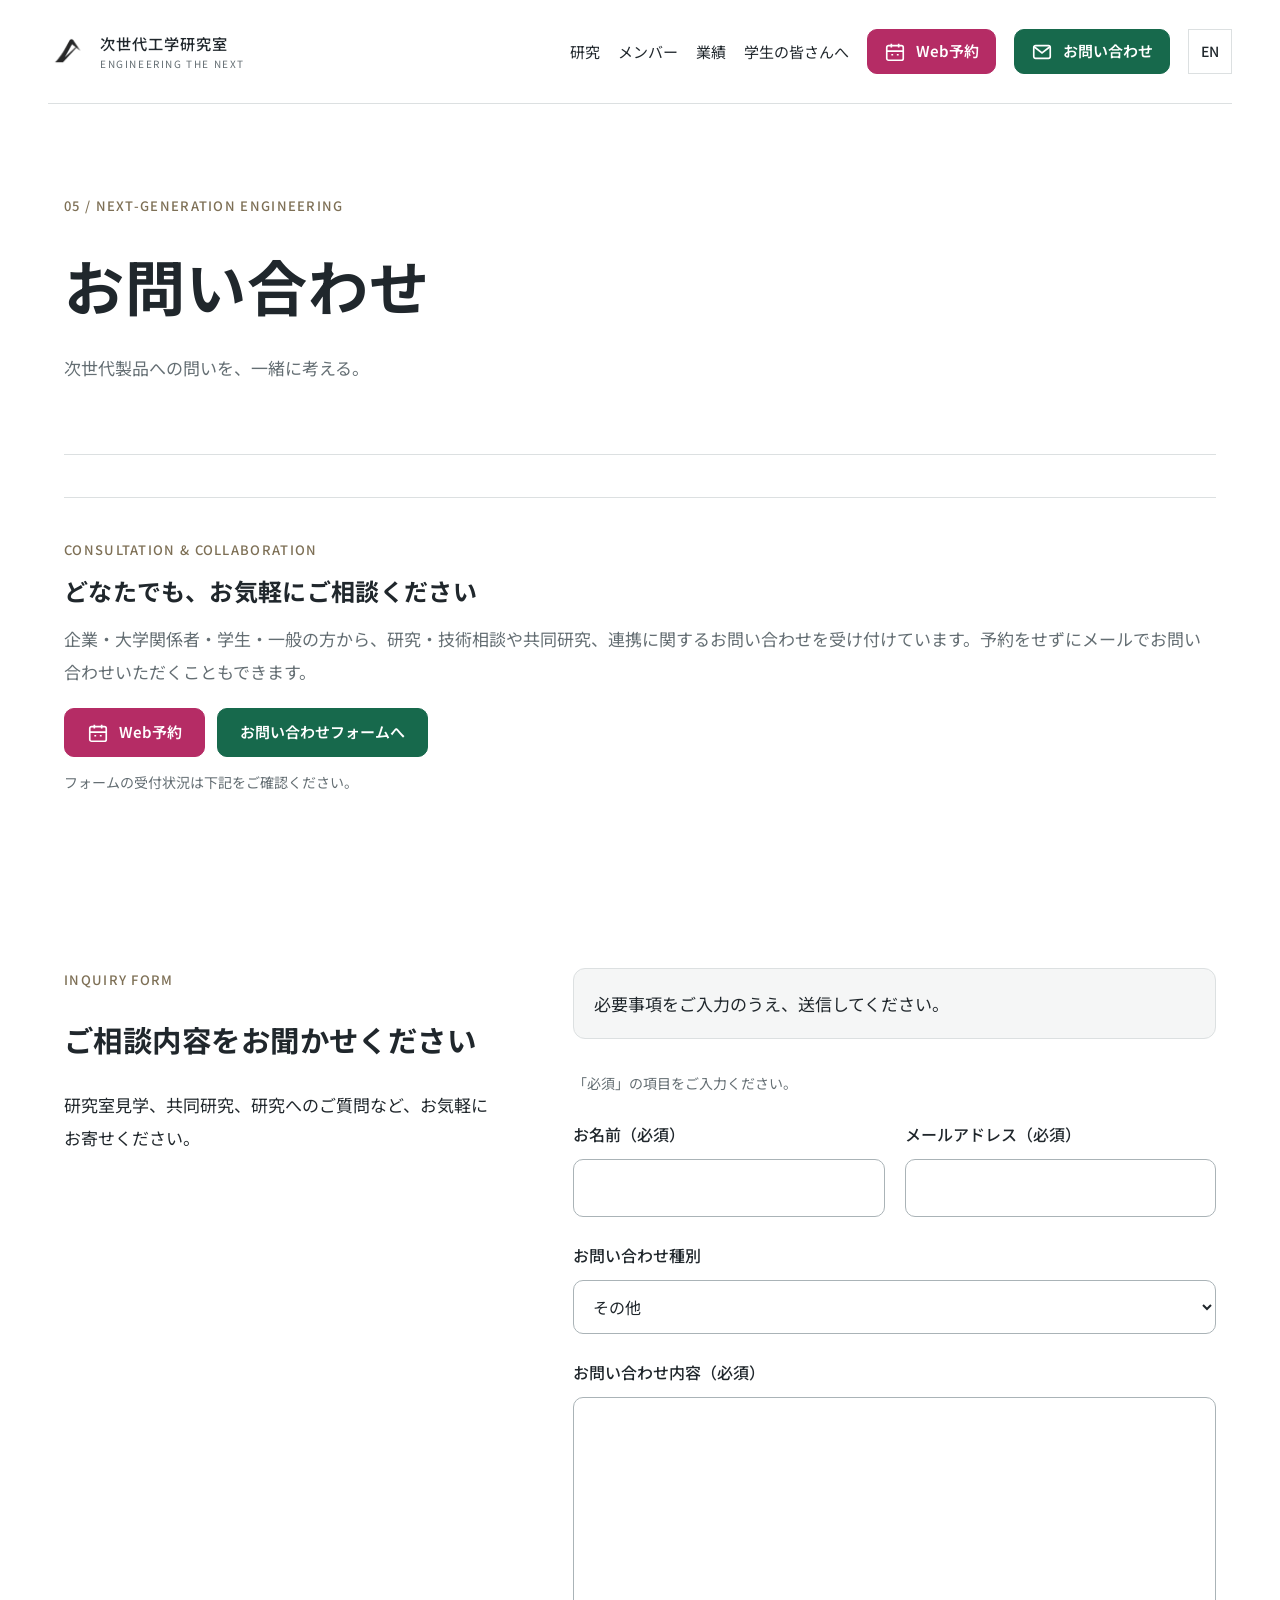
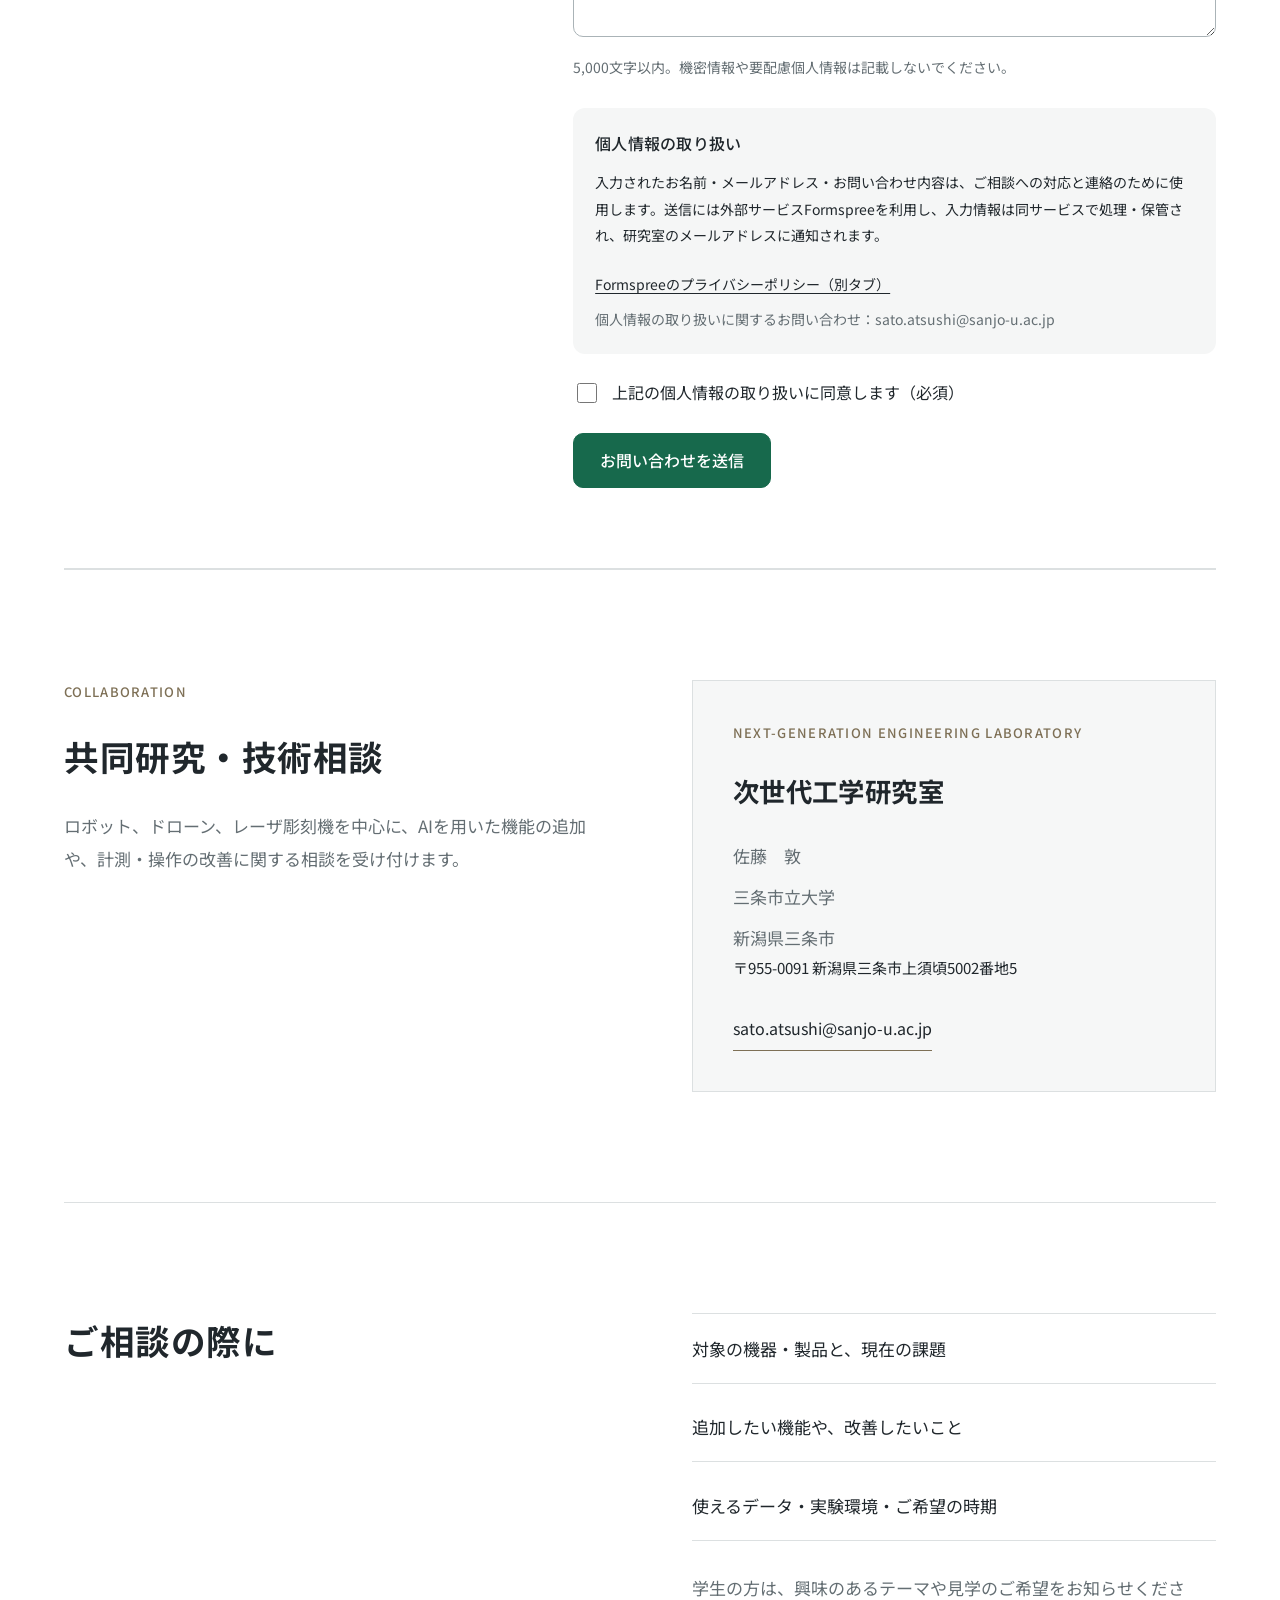
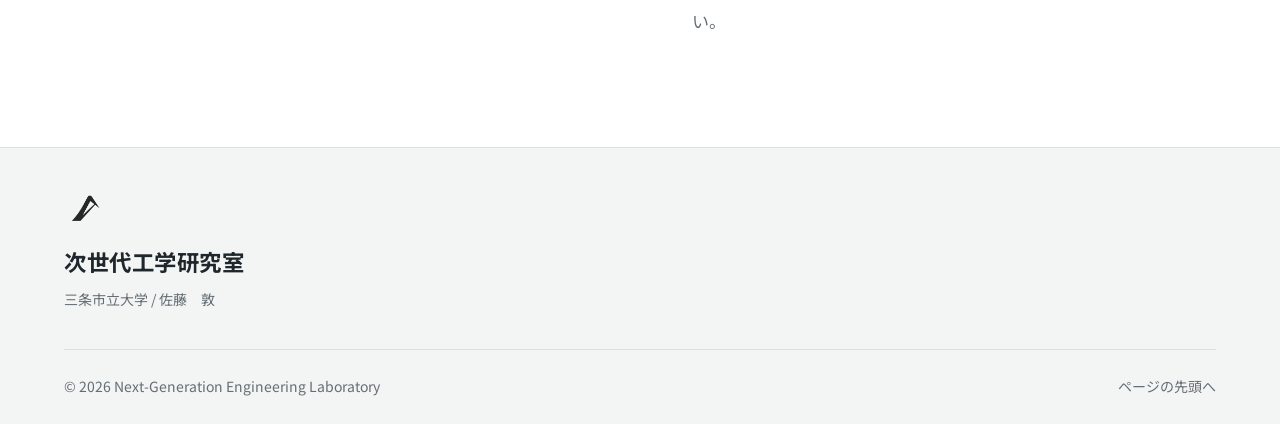
<file: contact.html>
<!DOCTYPE html>
<html lang="ja"><head><meta charset="utf-8"/><meta content="width=device-width,initial-scale=1" name="viewport"/><meta content="light" name="color-scheme"/><title>お問い合わせ・共同研究相談｜三条市立大学 次世代工学研究室</title><meta name="description" content="三条市立大学・次世代工学研究室（佐藤 敦）へのお問い合わせ。研究・技術相談、共同研究、産学連携、見学のご相談を企業・大学関係者・学生・一般の方から受け付けています。"/><link rel="stylesheet" href="assets/fonts/typography.css?v=20261031-1"/><link href="assets/lab-logo.png" rel="icon" type="image/png"/><link href="assets/style.css?v=20261031-1" rel="stylesheet"/><script defer="" src="assets/config.js?v=20261008-3"></script><script defer="" src="assets/site.js?v=20261008-3"></script><link rel="stylesheet" href="assets/actions.css?v=20261008-3"/><link rel="canonical" href="https://quatroimage7-collab.github.io/nextgen-lab/contact.html"/><link rel="stylesheet" href="assets/readability.css?v=20261031-1"/><link rel="stylesheet" href="assets/contact.css?v=20261024-1"/><script defer src="assets/contact-config.js?v=20261024-2"></script><script defer src="assets/contact.js?v=20261024-1"></script></head><body class="contact"><a class="skip-link" href="#main"><span class="" data-en="Skip to content" data-ja="本文へ移動">本文へ移動</span></a><div aria-hidden="true" class="reading-progress"></div><header class="site-header"><a class="brand" href="index.html"><img alt="" class="brand-logo" height="46" src="assets/lab-logo.png" width="56"/><span class="brand-name"><span class="" data-en="Next-Generation Engineering" data-ja="次世代工学研究室">次世代工学研究室</span><small>ENGINEERING THE NEXT</small></span></a><div class="header-controls"><button aria-label="Switch language to English" class="lang-button" type="button">EN</button><button aria-controls="site-nav" aria-expanded="false" class="menu-button" type="button"><span class="" data-en="Menu" data-ja="メニュー">メニュー</span></button></div><nav aria-label="メインナビゲーション" id="site-nav"><a href="research.html"><span class="" data-en="Research" data-ja="研究">研究</span></a><a href="members.html"><span class="" data-en="People" data-ja="メンバー">メンバー</span></a><a href="publications.html"><span class="" data-en="Publications" data-ja="業績">業績</span></a><a href="students.html"><span class="" data-en="For students" data-ja="学生の皆さんへ">学生の皆さんへ</span></a><a class="button cta cta-booking" data-booking="" href="https://cal.com/佐藤敦-u9lood/reservation"><svg aria-hidden="true" fill="none" stroke="currentColor" stroke-width="1.8" viewBox="0 0 24 24"><rect height="16" rx="2" width="18" x="3" y="5"></rect><path d="M16 3v4M8 3v4M3 11h18M8 15h2M14 15h2"></path></svg><span data-en="Book a meeting" data-ja="Web予約">Web予約</span></a><a class="button cta cta-contact" href="contact.html"><svg aria-hidden="true" fill="none" stroke="currentColor" stroke-width="1.8" viewBox="0 0 24 24"><rect height="14" rx="2" width="18" x="3" y="5"></rect><path d="m3 6 9 7 9-7"></path></svg><span data-en="Contact us" data-ja="お問い合わせ">お問い合わせ</span></a></nav></header><main id="main"><section class="page-heading wrap"><p class="eyebrow">05 / NEXT-GENERATION ENGINEERING</p><h1 class="" data-en="Contact" data-ja="お問い合わせ">お問い合わせ</h1><p class="page-lead" data-en="Exploring questions for the next generation of products." data-ja="次世代製品への問いを、一緒に考える。">次世代製品への問いを、一緒に考える。</p></section><section class="wrap reception-promo"><div><p class="eyebrow">CONSULTATION &amp; COLLABORATION</p><h2 data-en="Get in touch with our laboratory" data-ja="どなたでも、お気軽にご相談ください">どなたでも、お気軽にご相談ください</h2><p data-en="We welcome companies, academics, students and the public for research, technical advice and collaboration. You can email us without booking a meeting." data-ja="企業・大学関係者・学生・一般の方から、研究・技術相談や共同研究、連携に関するお問い合わせを受け付けています。予約をせずにメールでお問い合わせいただくこともできます。">企業・大学関係者・学生・一般の方から、研究・技術相談や共同研究、連携に関するお問い合わせを受け付けています。予約をせずにメールでお問い合わせいただくこともできます。</p><div class="cta-pair"><a class="button cta cta-booking" data-booking="" href="https://cal.com/佐藤敦-u9lood/reservation"><svg aria-hidden="true" fill="none" stroke="currentColor" stroke-width="1.8" viewBox="0 0 24 24"><rect height="16" rx="2" width="18" x="3" y="5"></rect><path d="M16 3v4M8 3v4M3 11h18M8 15h2M14 15h2"></path></svg><span data-en="Book a meeting" data-ja="Web予約">Web予約</span></a><a class="button cta cta-contact" data-en="Open inquiry form" data-ja="お問い合わせフォームへ" href="#contact-form">お問い合わせフォームへ</a></div><p class="cta-hint" data-en="Please check the reception status below." data-ja="フォームの受付状況は下記をご確認ください。">フォームの受付状況は下記をご確認ください。</p></div></section><section class="wrap inquiry-section" aria-labelledby="inquiry-title">
<div class="inquiry-intro"><p class="eyebrow">INQUIRY FORM</p><h2 id="inquiry-title"><span data-ja="ご相談内容をお聞かせください" data-en="Tell us about your inquiry">ご相談内容をお聞かせください</span></h2><p><span data-ja="研究室見学、共同研究、研究へのご質問など、お気軽にお寄せください。" data-en="We welcome inquiries about visits, collaboration and our research.">研究室見学、共同研究、研究へのご質問など、お気軽にお寄せください。</span></p></div>
<form id="contact-form" method="post" action="contact.html" aria-describedby="contact-status" novalidate>
<p id="contact-status" class="contact-status" role="status" aria-live="polite" aria-atomic="true" tabindex="-1"><span data-ja="現在、フォームは受付準備中です。下記のメールアドレスをご利用ください。" data-en="This form is not accepting submissions yet. Please use the email address below.">現在、フォームは受付準備中です。下記のメールアドレスをご利用ください。</span></p>
<noscript><p>フォームの利用にはJavaScriptが必要です。お問い合わせ先：sato.atsushi@sanjo-u.ac.jp</p></noscript>
<fieldset id="contact-fields" disabled><legend class="contact-sr"><span data-ja="お問い合わせの入力" data-en="Inquiry details">お問い合わせの入力</span></legend><p class="contact-help"><span data-ja="「必須」の項目をご入力ください。" data-en="Please complete all required fields.">「必須」の項目をご入力ください。</span></p>
<div class="contact-grid"><div class="contact-field"><label for="contact-name"><span data-ja="お名前（必須）" data-en="Name (required)">お名前（必須）</span></label><input id="contact-name" name="name" type="text" autocomplete="name" maxlength="100" required aria-describedby="error-name"/><p class="field-error" id="error-name"></p></div><div class="contact-field"><label for="contact-email"><span data-ja="メールアドレス（必須）" data-en="Email address (required)">メールアドレス（必須）</span></label><input id="contact-email" name="email" type="email" autocomplete="email" maxlength="254" required aria-describedby="error-email"/><p class="field-error" id="error-email"></p></div></div><div class="contact-field"><label for="contact-topic"><span data-ja="お問い合わせ種別" data-en="Inquiry type">お問い合わせ種別</span></label><select id="contact-topic" name="topic"><option value="その他" data-ja="その他" data-en="Other">その他</option><option value="研究室見学" data-ja="研究室見学" data-en="Laboratory visit">研究室見学</option><option value="共同研究" data-ja="共同研究" data-en="Research collaboration">共同研究</option><option value="研究に関する質問" data-ja="研究に関する質問" data-en="Research question">研究に関する質問</option></select></div><div class="contact-field"><label for="contact-message"><span data-ja="お問い合わせ内容（必須）" data-en="Message (required)">お問い合わせ内容（必須）</span></label><textarea id="contact-message" name="message" rows="7" maxlength="5000" required aria-describedby="message-help error-message"></textarea><p class="contact-help" id="message-help"><span data-ja="5,000文字以内。機密情報や要配慮個人情報は記載しないでください。" data-en="Up to 5,000 characters. Do not include confidential or sensitive personal information.">5,000文字以内。機密情報や要配慮個人情報は記載しないでください。</span></p><p class="field-error" id="error-message"></p></div>
<div class="contact-privacy" id="contact-privacy"><h3><span data-ja="個人情報の取り扱い" data-en="Handling of personal information">個人情報の取り扱い</span></h3><p><span data-ja="入力されたお名前・メールアドレス・お問い合わせ内容は、ご相談への対応と連絡のために使用します。送信には外部サービスFormspreeを利用し、入力情報は同サービスで処理・保管され、研究室のメールアドレスに通知されます。" data-en="Your name, email address and message are used to respond to your inquiry. Submissions are processed and stored by Formspree and notified to the laboratory by email.">入力されたお名前・メールアドレス・お問い合わせ内容は、ご相談への対応と連絡のために使用します。送信には外部サービスFormspreeを利用し、入力情報は同サービスで処理・保管され、研究室のメールアドレスに通知されます。</span></p><p><a href="https://formspree.io/legal/privacy-policy/" target="_blank" rel="noopener noreferrer"><span data-ja="Formspreeのプライバシーポリシー（別タブ）" data-en="Formspree privacy policy (new tab)">Formspreeのプライバシーポリシー（別タブ）</span></a></p><p class="contact-help"><span data-ja="個人情報の取り扱いに関するお問い合わせ：sato.atsushi@sanjo-u.ac.jp" data-en="Privacy inquiries: sato.atsushi@sanjo-u.ac.jp">個人情報の取り扱いに関するお問い合わせ：sato.atsushi@sanjo-u.ac.jp</span></p></div>
<label class="contact-consent" for="contact-consent"><input id="contact-consent" type="checkbox" name="consent" value="agreed" required aria-describedby="error-consent"/><span data-ja="上記の個人情報の取り扱いに同意します（必須）" data-en="I agree to the handling of personal information above (required)">上記の個人情報の取り扱いに同意します（必須）</span></label><p class="field-error" id="error-consent"></p>
<div class="contact-trap" aria-hidden="true"><label for="contact-website">Leave this field blank</label><input id="contact-website" name="_gotcha" tabindex="-1" autocomplete="off"/></div>
<button id="contact-submit" class="button cta cta-contact" type="submit" disabled><span data-ja="受付準備中" data-en="Not yet available">受付準備中</span></button></fieldset>
<button id="contact-retry" class="button outline" type="button" hidden><span data-ja="送信状況を確認したので再入力・再送する" data-en="I have checked the submission status; allow editing and retry">送信状況を確認したので再入力・再送する</span></button>
</form></section><div class="wrap"><section class="section two-col"><div class="reveal"><p class="eyebrow">COLLABORATION</p><h2 class="" data-en="Research collaboration" data-ja="共同研究・技術相談">共同研究・技術相談</h2><p class="" data-en="We welcome research inquiries on AI-enabled capabilities and improved measurement or operation, with a focus on robots, drones and laser engraving systems." data-ja="ロボット、ドローン、レーザ彫刻機を中心に、AIを用いた機能の追加や、計測・操作の改善に関する相談を受け付けます。">ロボット、ドローン、レーザ彫刻機を中心に、AIを用いた機能の追加や、計測・操作の改善に関する相談を受け付けます。</p></div><div class="contact-panel reveal"><p class="eyebrow">NEXT-GENERATION ENGINEERING LABORATORY</p><h2 class="" data-en="Next-Generation Engineering Laboratory" data-ja="次世代工学研究室">次世代工学研究室</h2><p>佐藤　敦</p><p class="" data-en="Sanjo City University" data-ja="三条市立大学">三条市立大学</p><p class="muted" data-en="Sanjo, Niigata, Japan" data-ja="新潟県三条市">新潟県三条市</p><div class="contact-address" hidden=""></div><div id="email-contact"><a class="text-link" href="mailto:sato.atsushi@sanjo-u.ac.jp">sato.atsushi@sanjo-u.ac.jp</a></div></div></section><section class="section two-col"><div><h2 class="" data-en="When contacting us" data-ja="ご相談の際に">ご相談の際に</h2></div><div><ul class="skill-list"><li><span class="" data-en="The device or product and its current challenges" data-ja="対象の機器・製品と、現在の課題">対象の機器・製品と、現在の課題</span></li><li><span class="" data-en="The capability or improvement you would like to explore" data-ja="追加したい機能や、改善したいこと">追加したい機能や、改善したいこと</span></li><li><span class="" data-en="Available data, experimental resources and timing" data-ja="使えるデータ・実験環境・ご希望の時期">使えるデータ・実験環境・ご希望の時期</span></li></ul><p class="muted" data-en="Students can share their research interests or ask about a laboratory visit." data-ja="学生の方は、興味のあるテーマや見学のご希望をお知らせください。">学生の方は、興味のあるテーマや見学のご希望をお知らせください。</p></div></section></div></main><footer class="site-footer"><div class="wrap"><div class="footer-top"><div><img alt="" class="footer-logo" height="60" src="assets/lab-logo.png" width="76"/><h2 class="" data-en="Next-Generation Engineering Laboratory" data-ja="次世代工学研究室">次世代工学研究室</h2><p class="muted" data-en="Sanjo City University / 佐藤　敦" data-ja="三条市立大学 / 佐藤　敦">三条市立大学 / 佐藤　敦</p></div></div><div class="footer-bottom"><p>© 2026 Next-Generation Engineering Laboratory</p><a href="#main"><span class="" data-en="Back to top" data-ja="ページの先頭へ">ページの先頭へ</span></a></div></div></footer></body></html>
</file>
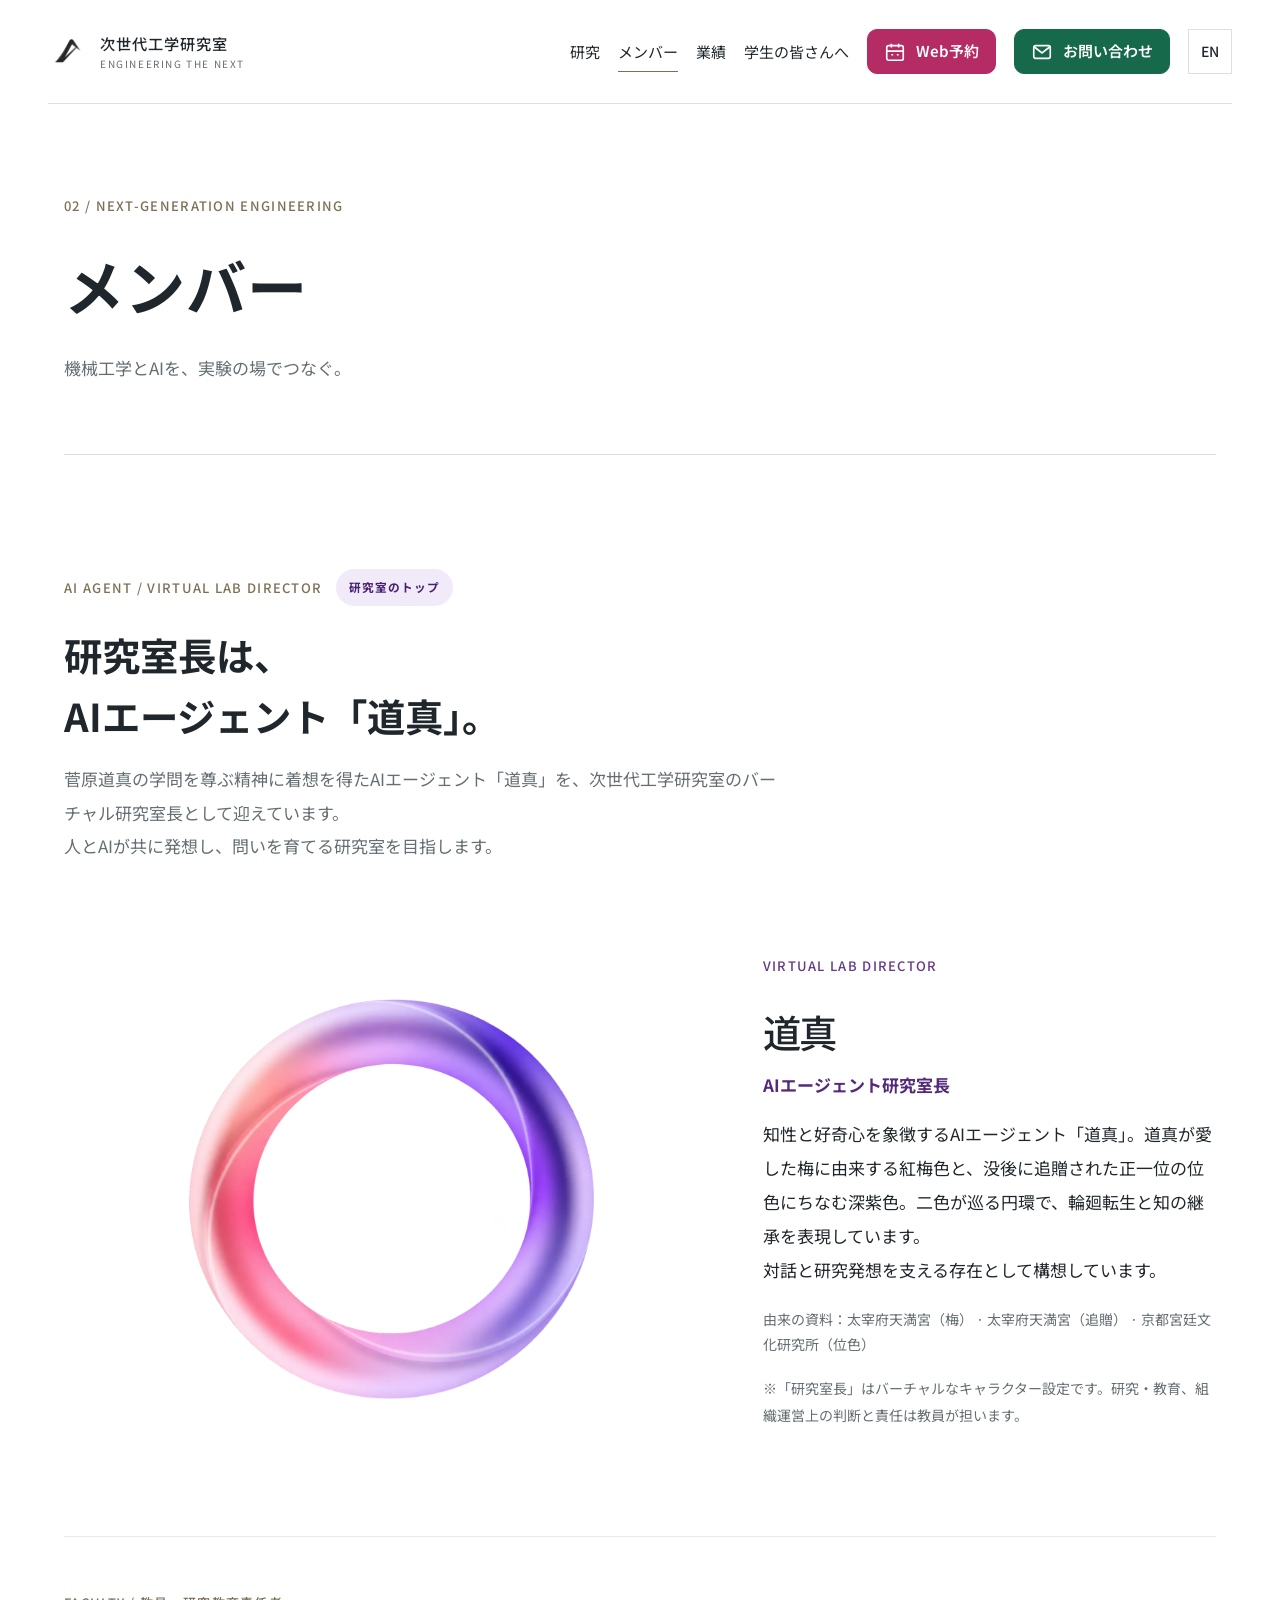
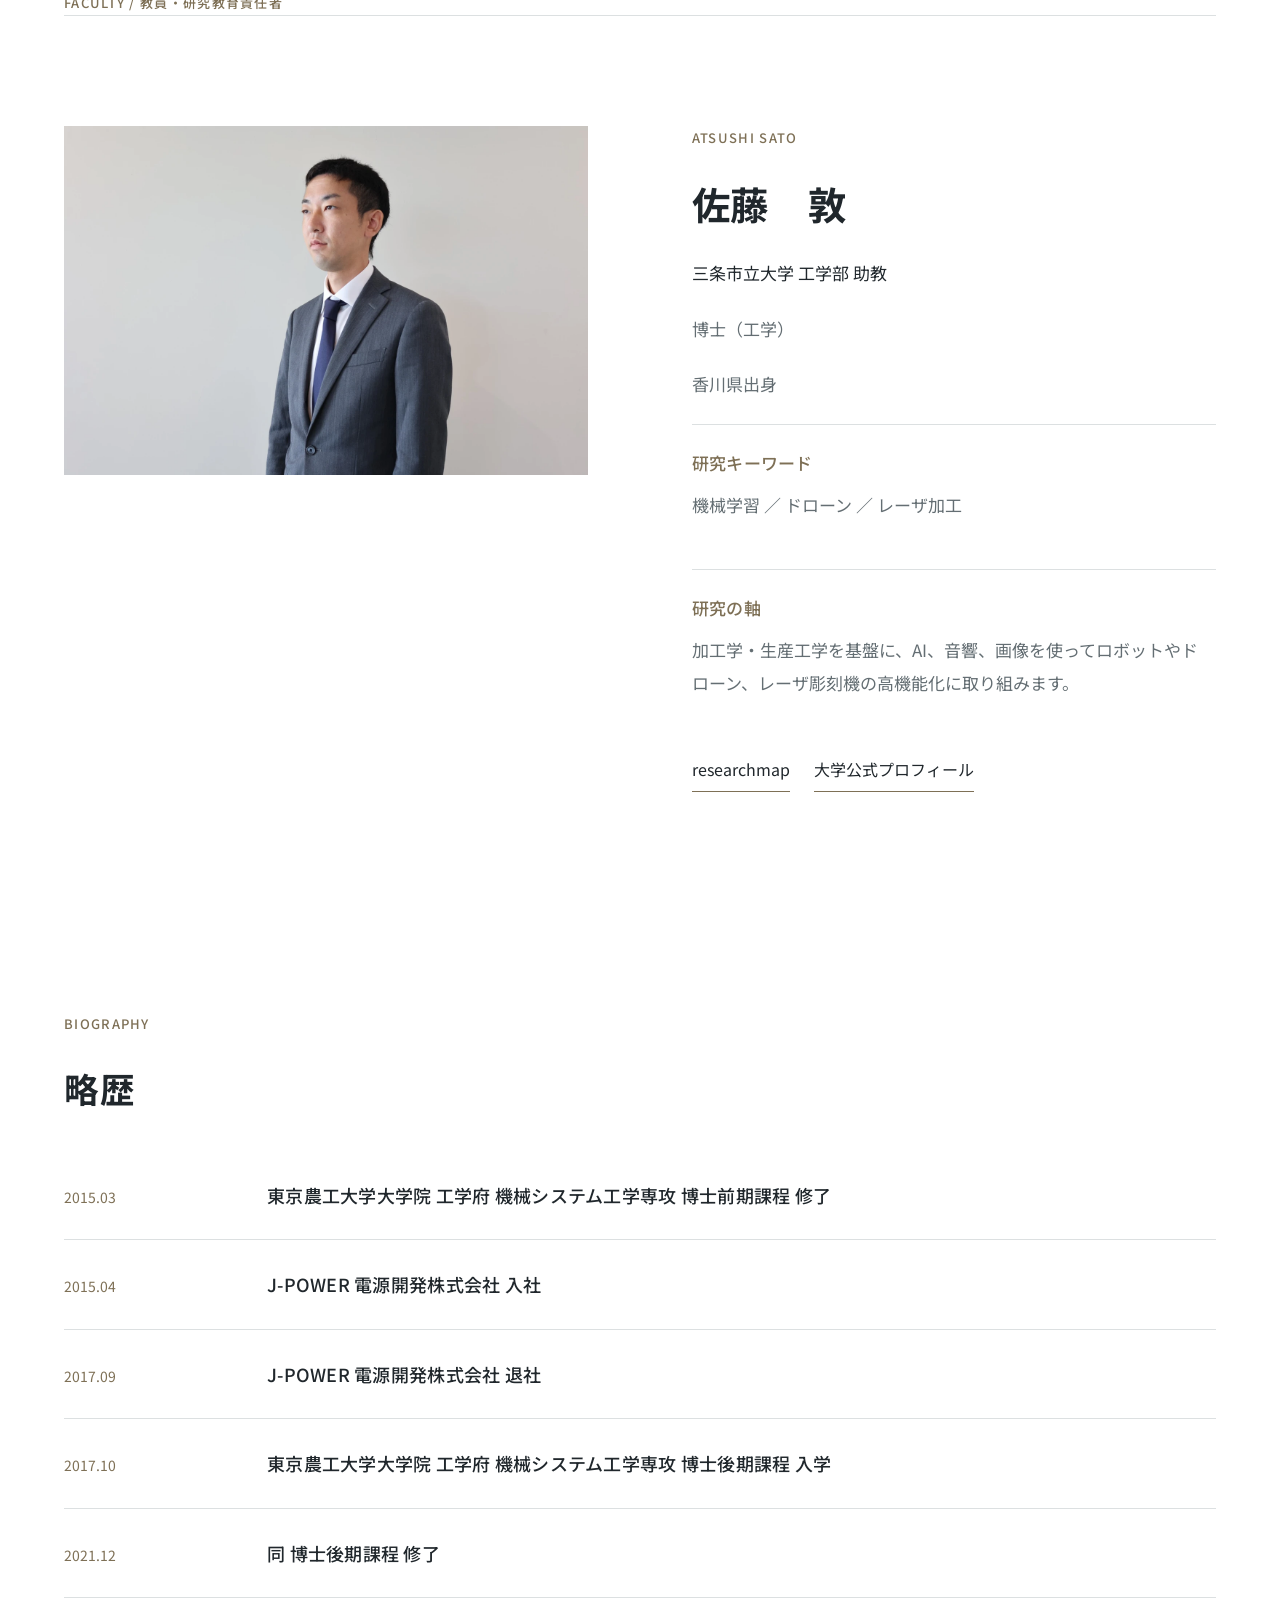
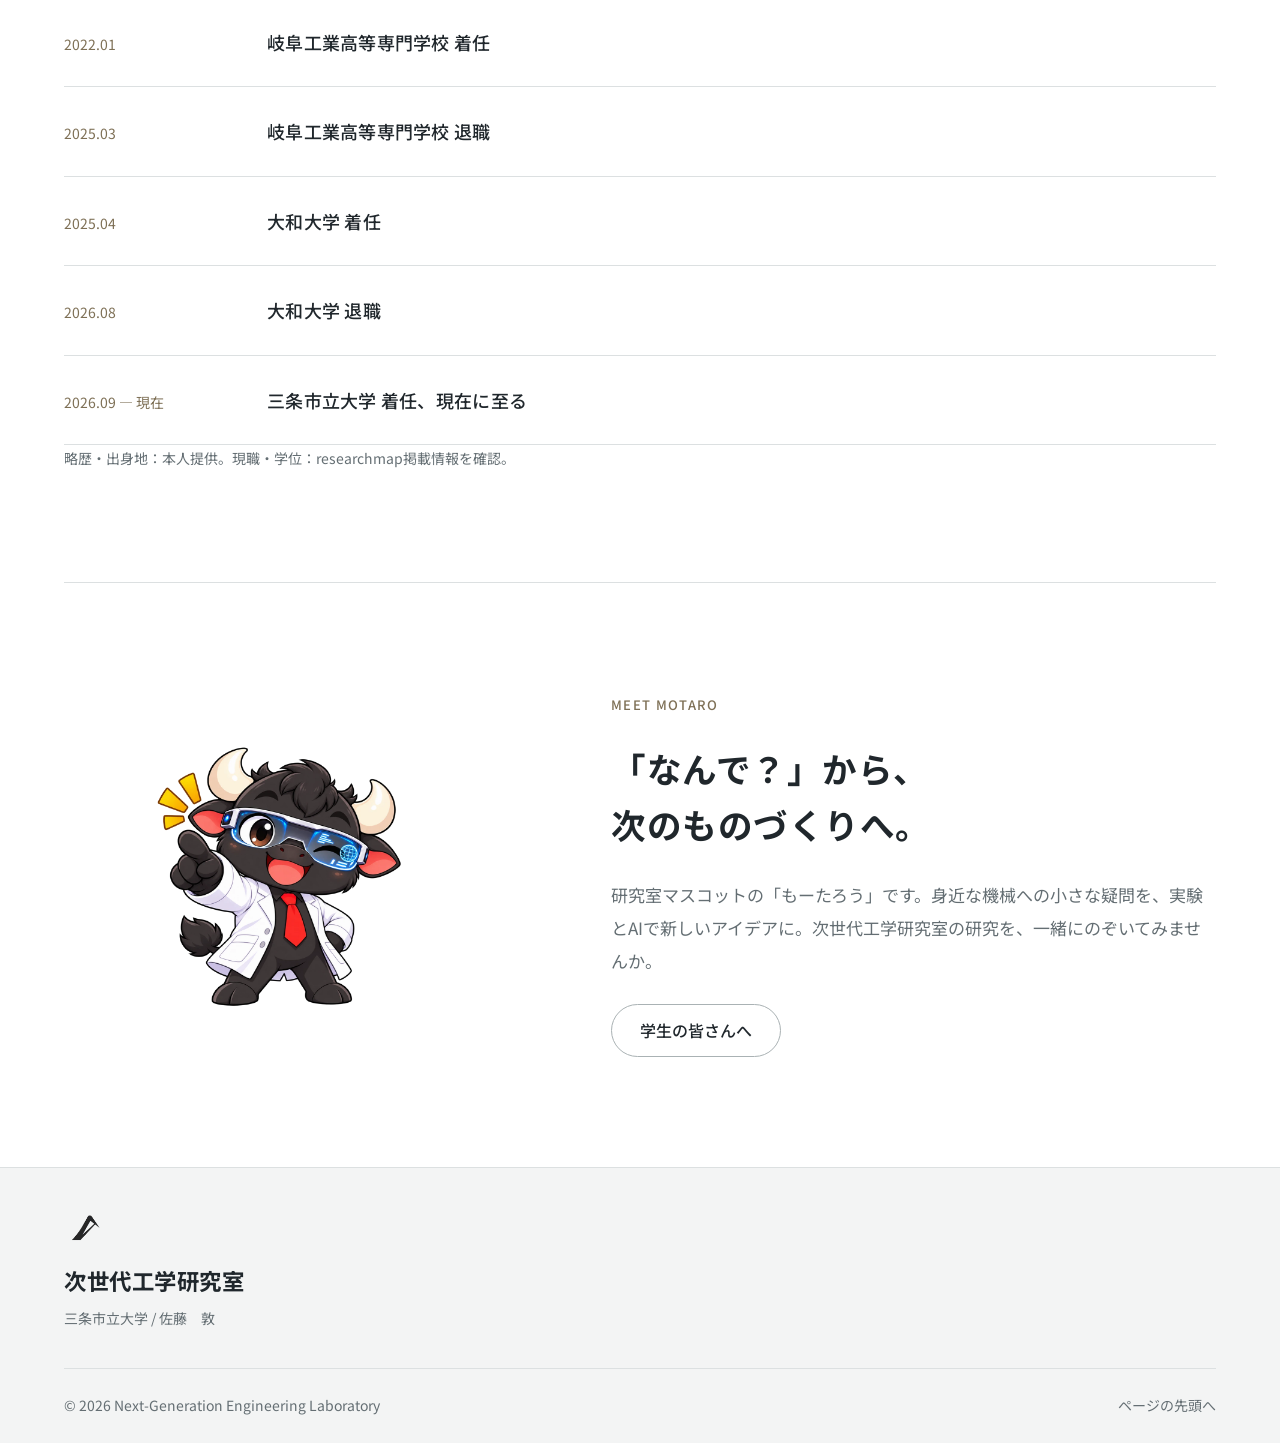
<file: members.html>
<!DOCTYPE html>
<html lang="ja"><head><meta charset="utf-8"/><meta content="width=device-width,initial-scale=1" name="viewport"/><meta content="light" name="color-scheme"/><title>メンバー｜AIエージェント研究室長「道真」・佐藤 敦｜次世代工学研究室</title><meta name="description" content="次世代工学研究室のバーチャル研究室長・AIエージェント「道真」と、教員・佐藤 敦のプロフィール。人とAIが共に問いを育てる研究室です。"/><link rel="stylesheet" href="assets/fonts/typography.css?v=20261031-1"/><link href="assets/lab-logo.png" rel="icon" type="image/png"/><link href="assets/style.css?v=20261031-1" rel="stylesheet"/><script defer="" src="assets/config.js?v=20261008-3"></script><script defer="" src="assets/site.js?v=20261008-3"></script><link rel="stylesheet" href="assets/actions.css?v=20261008-3"/><link rel="canonical" href="https://quatroimage7-collab.github.io/nextgen-lab/members.html"/><style id="ai-director-styles">
.ai-director-section{padding:clamp(34px,6vw,72px) 0 44px;border-bottom:1px solid #ebe6f0}
.ai-director-topline{display:flex;align-items:center;gap:14px;flex-wrap:wrap;margin-bottom:18px}
.ai-director-topline .eyebrow{margin:0}
.ai-director-pill{font-size:.73rem;font-weight:700;letter-spacing:.08em;background:#f1eaf9;color:#48216e;border-radius:999px;padding:7px 13px}
.ai-director-title{font-size:clamp(2rem,4vw,3.65rem);line-height:1.2;letter-spacing:-.055em;margin:0 0 16px}
.ai-director-lead{max-width:720px;line-height:1.95;color:var(--muted);margin:0 0 28px}
.ai-director-card{background:#fff;display:grid;grid-template-columns:minmax(0,1.4fr) minmax(280px,1fr);align-items:center;gap:clamp(32px,5vw,72px);padding:clamp(32px,5vw,64px) 0}
.ai-director-art{margin:0;min-width:0;display:flex;align-items:center;justify-content:center;background:transparent}
.ai-director-art img{display:block;width:min(100%,480px);max-width:480px;height:auto;object-fit:contain}
.ai-director-info .eyebrow{color:#623a89}
.ai-director-info h3{font-size:clamp(2rem,4vw,3.5rem);letter-spacing:-.05em;line-height:1.2;margin:8px 0 8px}
.ai-director-info h3 small{font-size:.34em;letter-spacing:.05em;color:#70687a;margin-left:12px}
.ai-director-role{font-weight:700;color:#532a7c;margin:0 0 15px}
.ai-director-desc{font-size:1rem;line-height:2;margin:0 0 20px}
.ai-director-note{font-size:.82rem;color:var(--muted);line-height:1.8;margin:18px 0 0}
.ai-faculty-label{margin:54px 0 0}
@media(max-width:740px){.ai-director-card{grid-template-columns:1fr;border-radius:18px}.ai-director-art{min-height:150px}.ai-director-art img{width:min(100%,310px);max-width:310px;margin-inline:auto}.ai-director-info h3 small{display:block;margin:6px 0 0}}
</style><link rel="stylesheet" href="assets/readability.css?v=20261031-1"/></head><body class="members"><a class="skip-link" href="#main"><span class="" data-en="Skip to content" data-ja="本文へ移動">本文へ移動</span></a><div aria-hidden="true" class="reading-progress"></div><header class="site-header"><a class="brand" href="index.html"><img alt="" class="brand-logo" height="46" src="assets/lab-logo.png" width="56"/><span class="brand-name"><span class="" data-en="Next-Generation Engineering" data-ja="次世代工学研究室">次世代工学研究室</span><small>ENGINEERING THE NEXT</small></span></a><div class="header-controls"><button aria-label="Switch language to English" class="lang-button" type="button">EN</button><button aria-controls="site-nav" aria-expanded="false" class="menu-button" type="button"><span class="" data-en="Menu" data-ja="メニュー">メニュー</span></button></div><nav aria-label="メインナビゲーション" id="site-nav"><a href="research.html"><span class="" data-en="Research" data-ja="研究">研究</span></a><a aria-current="page" href="members.html"><span class="" data-en="People" data-ja="メンバー">メンバー</span></a><a href="publications.html"><span class="" data-en="Publications" data-ja="業績">業績</span></a><a href="students.html"><span class="" data-en="For students" data-ja="学生の皆さんへ">学生の皆さんへ</span></a><a class="button cta cta-booking" data-booking="" href="https://cal.com/佐藤敦-u9lood/reservation"><svg aria-hidden="true" fill="none" stroke="currentColor" stroke-width="1.8" viewBox="0 0 24 24"><rect height="16" rx="2" width="18" x="3" y="5"></rect><path d="M16 3v4M8 3v4M3 11h18M8 15h2M14 15h2"></path></svg><span data-en="Book a meeting" data-ja="Web予約">Web予約</span></a><a class="button cta cta-contact" href="contact.html"><svg aria-hidden="true" fill="none" stroke="currentColor" stroke-width="1.8" viewBox="0 0 24 24"><rect height="14" rx="2" width="18" x="3" y="5"></rect><path d="m3 6 9 7 9-7"></path></svg><span data-en="Contact us" data-ja="お問い合わせ">お問い合わせ</span></a></nav></header><main id="main"><section class="page-heading wrap"><p class="eyebrow">02 / NEXT-GENERATION ENGINEERING</p><h1 class="" data-en="People" data-ja="メンバー">メンバー</h1><p class="page-lead" data-en="Connecting mechanical engineering and AI through experiments." data-ja="機械工学とAIを、実験の場でつなぐ。">機械工学とAIを、実験の場でつなぐ。</p></section><div class="wrap"><section class="ai-director-section section" id="ai-director" aria-labelledby="ai-director-title">
 <div class="ai-director-topline"><p class="eyebrow">AI AGENT / VIRTUAL LAB DIRECTOR</p><span class="ai-director-pill" data-ja="研究室のトップ" data-en="Our lab's AI figurehead">研究室のトップ</span></div>
 <h2 class="ai-director-title" id="ai-director-title" data-ja="研究室長は、
AIエージェント「道真」。" data-en="Meet Michizane, our AI lab director.">研究室長は、
AIエージェント「道真」。</h2>
 <p data-readable-paragraph="" class="ai-director-lead" data-ja="菅原道真の学問を尊ぶ精神に着想を得たAIエージェント「道真」を、次世代工学研究室のバーチャル研究室長として迎えています。
人とAIが共に発想し、問いを育てる研究室を目指します。" data-en="Inspired by the scholarly spirit of Sugawara no Michizane, our AI agent Michizane serves as the laboratory's virtual director—a symbol of people and AI exploring new questions together.">菅原道真の学問を尊ぶ精神に着想を得たAIエージェント「道真」を、次世代工学研究室のバーチャル研究室長として迎えています。
人とAIが共に発想し、問いを育てる研究室を目指します。</p>
 <div class="ai-director-card"><figure class="ai-director-art"><img src="assets/michizane-ring-rinne.webp" width="1314" height="1197" loading="eager" alt="菅原道真の梅を表す紅梅色と、正一位にちなむ深紫色が巡る3D円環"/></figure>
 <div class="ai-director-info"><p class="eyebrow">VIRTUAL LAB DIRECTOR</p><h3 data-ja="道真" data-en="Michizane">道真</h3>
 <p class="ai-director-role" data-ja="AIエージェント研究室長" data-en="AI Agent · Virtual Laboratory Director">AIエージェント研究室長</p>
 <p data-readable-paragraph="" class="ai-director-desc" data-ja="知性と好奇心を象徴するAIエージェント「道真」。道真が愛した梅に由来する紅梅色と、没後に追贈された正一位の位色にちなむ深紫色。二色が巡る円環で、輪廻転生と知の継承を表現しています。
対話と研究発想を支える存在として構想しています。" data-en="Michizane is our AI agent and a symbol of curiosity. Plum pink honors the blossoms Michizane loved, while deep purple draws on the historic color of the first court rank posthumously awarded to him. The circling colors evoke rebirth and the passing on of knowledge. Designed to inspire conversation and research.">知性と好奇心を象徴するAIエージェント「道真」。道真が愛した梅に由来する紅梅色と、没後に追贈された正一位の位色にちなむ深紫色。二色が巡る円環で、輪廻転生と知の継承を表現しています。
対話と研究発想を支える存在として構想しています。</p>
 <p class="ai-director-design-sources" style="font-size:.73rem;line-height:1.8;margin:8px 0 0;color:var(--muted)"><span data-ja="由来の資料：" data-en="Historical sources: ">由来の資料：</span><a href="https://www.dazaifutenmangu.or.jp/about/tenjinsama-ume" target="_blank" rel="noopener noreferrer">太宰府天満宮（梅）</a> · <a href="https://www.dazaifutenmangu.or.jp/about/goyuisho" target="_blank" rel="noopener noreferrer">太宰府天満宮（追贈）</a> · <a href="https://kyoto-kyuteibunka.or.jp/column/1/" target="_blank" rel="noopener noreferrer">京都宮廷文化研究所（位色）</a></p>
 <p class="ai-director-note" data-ja="※「研究室長」はバーチャルなキャラクター設定です。研究・教育、組織運営上の判断と責任は教員が担います。" data-en="Note: 'Director' is a virtual character role. Faculty retain responsibility for research, education, and laboratory decisions.">※「研究室長」はバーチャルなキャラクター設定です。研究・教育、組織運営上の判断と責任は教員が担います。</p></div></div>
</section><p class="eyebrow ai-faculty-label" data-ja="FACULTY / 教員・研究教育責任者" data-en="FACULTY / RESEARCH &amp; EDUCATION">FACULTY / 教員・研究教育責任者</p><section class="profile section"><div><img alt="佐藤　敦" class="faculty-photo" height="960" src="assets/atsushi-sato.webp" width="1440"/></div><div class="profile-name"><p class="eyebrow">ATSUSHI SATO</p><h2 class="" data-en="Atsushi Sato" data-ja="佐藤　敦">佐藤　敦</h2><p class="" data-en="Assistant Professor, Faculty of Engineering, Sanjo City University" data-ja="三条市立大学 工学部 助教">三条市立大学 工学部 助教</p><p class="muted" data-en="Ph.D. in Engineering" data-ja="博士（工学）">博士（工学）</p><p class="muted" data-en="Born in Kagawa Prefecture, Japan" data-ja="香川県出身">香川県出身</p><div class="detail-line"><h3 class="" data-en="Research keywords" data-ja="研究キーワード">研究キーワード</h3><p class="" data-en="Machine learning / Drones / Laser processing" data-ja="機械学習 ／ ドローン ／ レーザ加工">機械学習 ／ ドローン ／ レーザ加工</p></div><div class="detail-line"><h3 class="" data-en="Research focus" data-ja="研究の軸">研究の軸</h3><p class="" data-en="Building on manufacturing engineering, we explore AI, acoustics and imaging to extend the capabilities of robots, drones and laser engraving systems." data-ja="加工学・生産工学を基盤に、AI、音響、画像を使ってロボットやドローン、レーザ彫刻機の高機能化に取り組みます。">加工学・生産工学を基盤に、AI、音響、画像を使ってロボットやドローン、レーザ彫刻機の高機能化に取り組みます。</p></div><a class="text-link" href="https://researchmap.jp/sato-atsushi" rel="noopener" target="_blank">researchmap</a><a class="text-link" href="https://www.sanjo-u.ac.jp/faculty/sato-atsushi/" rel="noopener" target="_blank">大学公式プロフィール</a></div></section><section class="section"><p class="eyebrow">BIOGRAPHY</p><h2 class="" data-en="Biography" data-ja="略歴">略歴</h2><div class="record-list"><div class="record"><p class="record-year">2015.03</p><div><h3 class="" data-en="Completed the master’s program in Mechanical Systems Engineering, Graduate School of Engineering, Tokyo University of Agriculture and Technology" data-ja="東京農工大学大学院 工学府 機械システム工学専攻 博士前期課程 修了">東京農工大学大学院 工学府 機械システム工学専攻 博士前期課程 修了</h3></div></div><div class="record"><p class="record-year">2015.04</p><div><h3 class="" data-en="Joined J-POWER (Electric Power Development Co., Ltd.)" data-ja="J-POWER 電源開発株式会社 入社">J-POWER 電源開発株式会社 入社</h3></div></div><div class="record"><p class="record-year">2017.09</p><div><h3 class="" data-en="Left J-POWER" data-ja="J-POWER 電源開発株式会社 退社">J-POWER 電源開発株式会社 退社</h3></div></div><div class="record"><p class="record-year">2017.10</p><div><h3 class="" data-en="Entered the doctoral program in Mechanical Systems Engineering, Graduate School of Engineering, Tokyo University of Agriculture and Technology" data-ja="東京農工大学大学院 工学府 機械システム工学専攻 博士後期課程 入学">東京農工大学大学院 工学府 機械システム工学専攻 博士後期課程 入学</h3></div></div><div class="record"><p class="record-year">2021.12</p><div><h3 class="" data-en="Completed the doctoral program at Tokyo University of Agriculture and Technology" data-ja="同 博士後期課程 修了">同 博士後期課程 修了</h3></div></div><div class="record"><p class="record-year">2022.01</p><div><h3 class="" data-en="Joined National Institute of Technology, Gifu College" data-ja="岐阜工業高等専門学校 着任">岐阜工業高等専門学校 着任</h3></div></div><div class="record"><p class="record-year">2025.03</p><div><h3 class="" data-en="Left National Institute of Technology, Gifu College" data-ja="岐阜工業高等専門学校 退職">岐阜工業高等専門学校 退職</h3></div></div><div class="record"><p class="record-year">2025.04</p><div><h3 class="" data-en="Joined Yamato University" data-ja="大和大学 着任">大和大学 着任</h3></div></div><div class="record"><p class="record-year">2026.08</p><div><h3 class="" data-en="Left Yamato University" data-ja="大和大学 退職">大和大学 退職</h3></div></div><div class="record"><p class="record-year">2026.09 — 現在</p><div><h3 class="" data-en="Joined Sanjo City University; current appointment" data-ja="三条市立大学 着任、現在に至る">三条市立大学 着任、現在に至る</h3></div></div></div><p class="source-note" data-en="Biography and birthplace supplied by the researcher. Current position and degree verified against researchmap." data-ja="略歴・出身地：本人提供。現職・学位：researchmap掲載情報を確認。">略歴・出身地：本人提供。現職・学位：researchmap掲載情報を確認。</p></section></div><section class="motaro-panel wrap section"><img alt="白衣を着て指をさす研究室マスコット、もーたろう" height="480" loading="lazy" src="assets/motaro.webp" width="480"/><div><p class="eyebrow">MEET MOTARO</p><h2 class="" data-en="Start with “why?”
Create what comes next." data-ja="「なんで？」から、
次のものづくりへ。">「なんで？」から、
次のものづくりへ。</h2><p class="" data-en="Meet Motaro, our laboratory mascot. Turn everyday questions about machines into new ideas through experiments and AI." data-ja="研究室マスコットの「もーたろう」です。身近な機械への小さな疑問を、実験とAIで新しいアイデアに。次世代工学研究室の研究を、一緒にのぞいてみませんか。">研究室マスコットの「もーたろう」です。身近な機械への小さな疑問を、実験とAIで新しいアイデアに。次世代工学研究室の研究を、一緒にのぞいてみませんか。</p><a class="button outline" href="students.html"><span class="" data-en="For students" data-ja="学生の皆さんへ">学生の皆さんへ</span></a></div></section></main><footer class="site-footer"><div class="wrap"><div class="footer-top"><div><img alt="" class="footer-logo" height="60" src="assets/lab-logo.png" width="76"/><h2 class="" data-en="Next-Generation Engineering Laboratory" data-ja="次世代工学研究室">次世代工学研究室</h2><p class="muted" data-en="Sanjo City University / 佐藤　敦" data-ja="三条市立大学 / 佐藤　敦">三条市立大学 / 佐藤　敦</p></div></div><div class="footer-bottom"><p>© 2026 Next-Generation Engineering Laboratory</p><a href="#main"><span class="" data-en="Back to top" data-ja="ページの先頭へ">ページの先頭へ</span></a></div></div></footer></body></html>
</file>
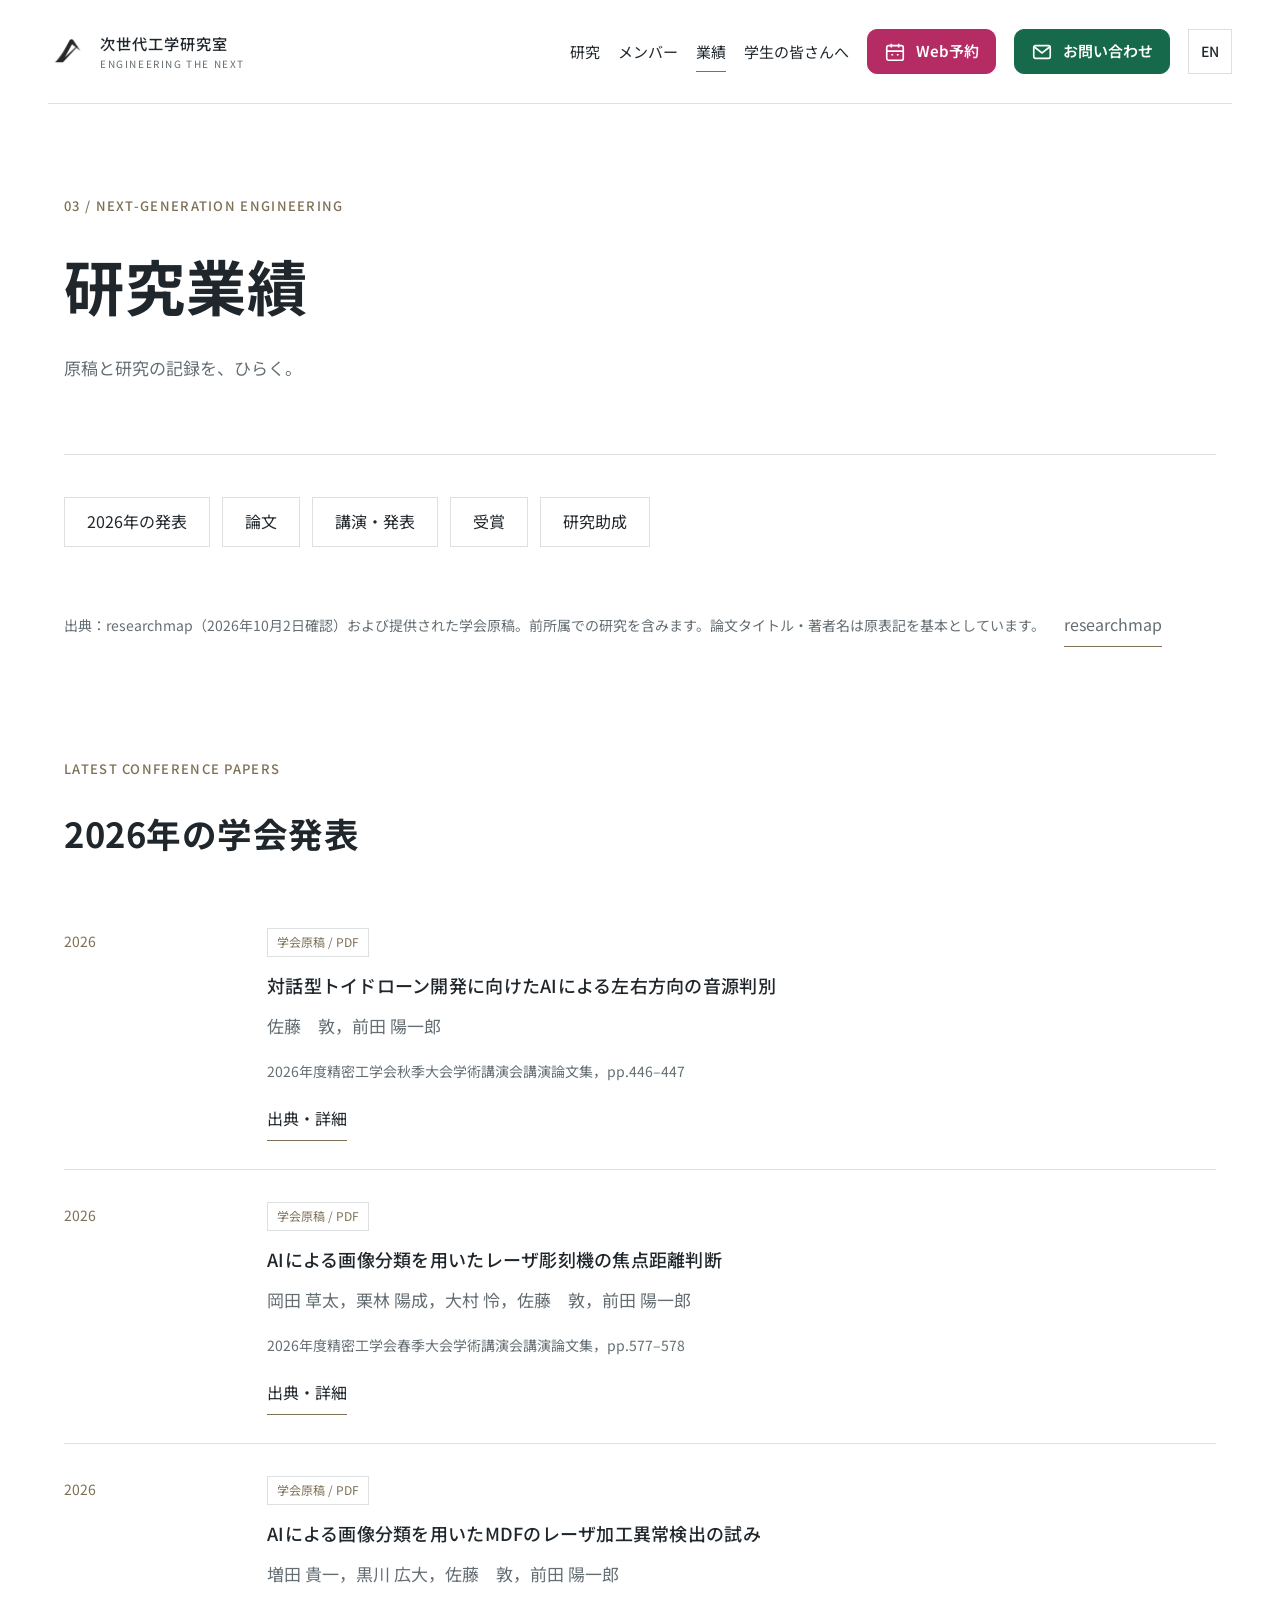
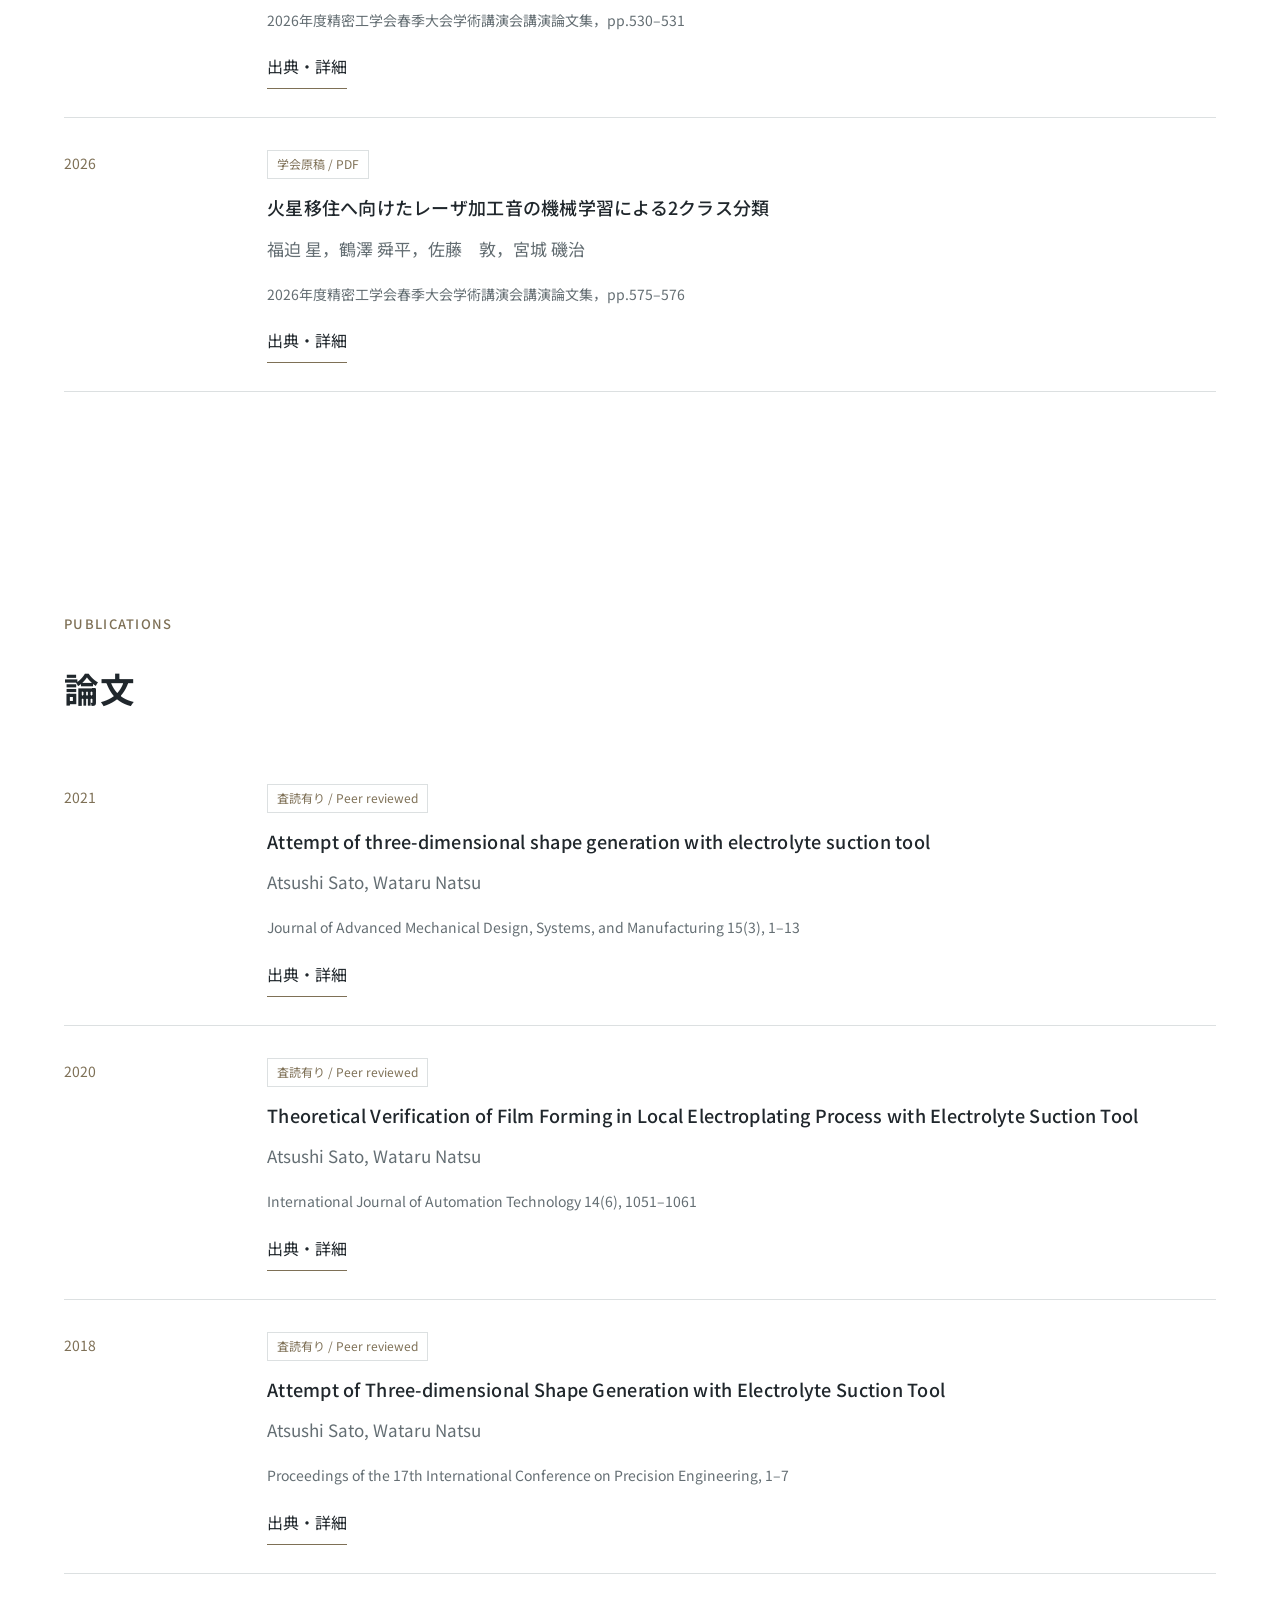
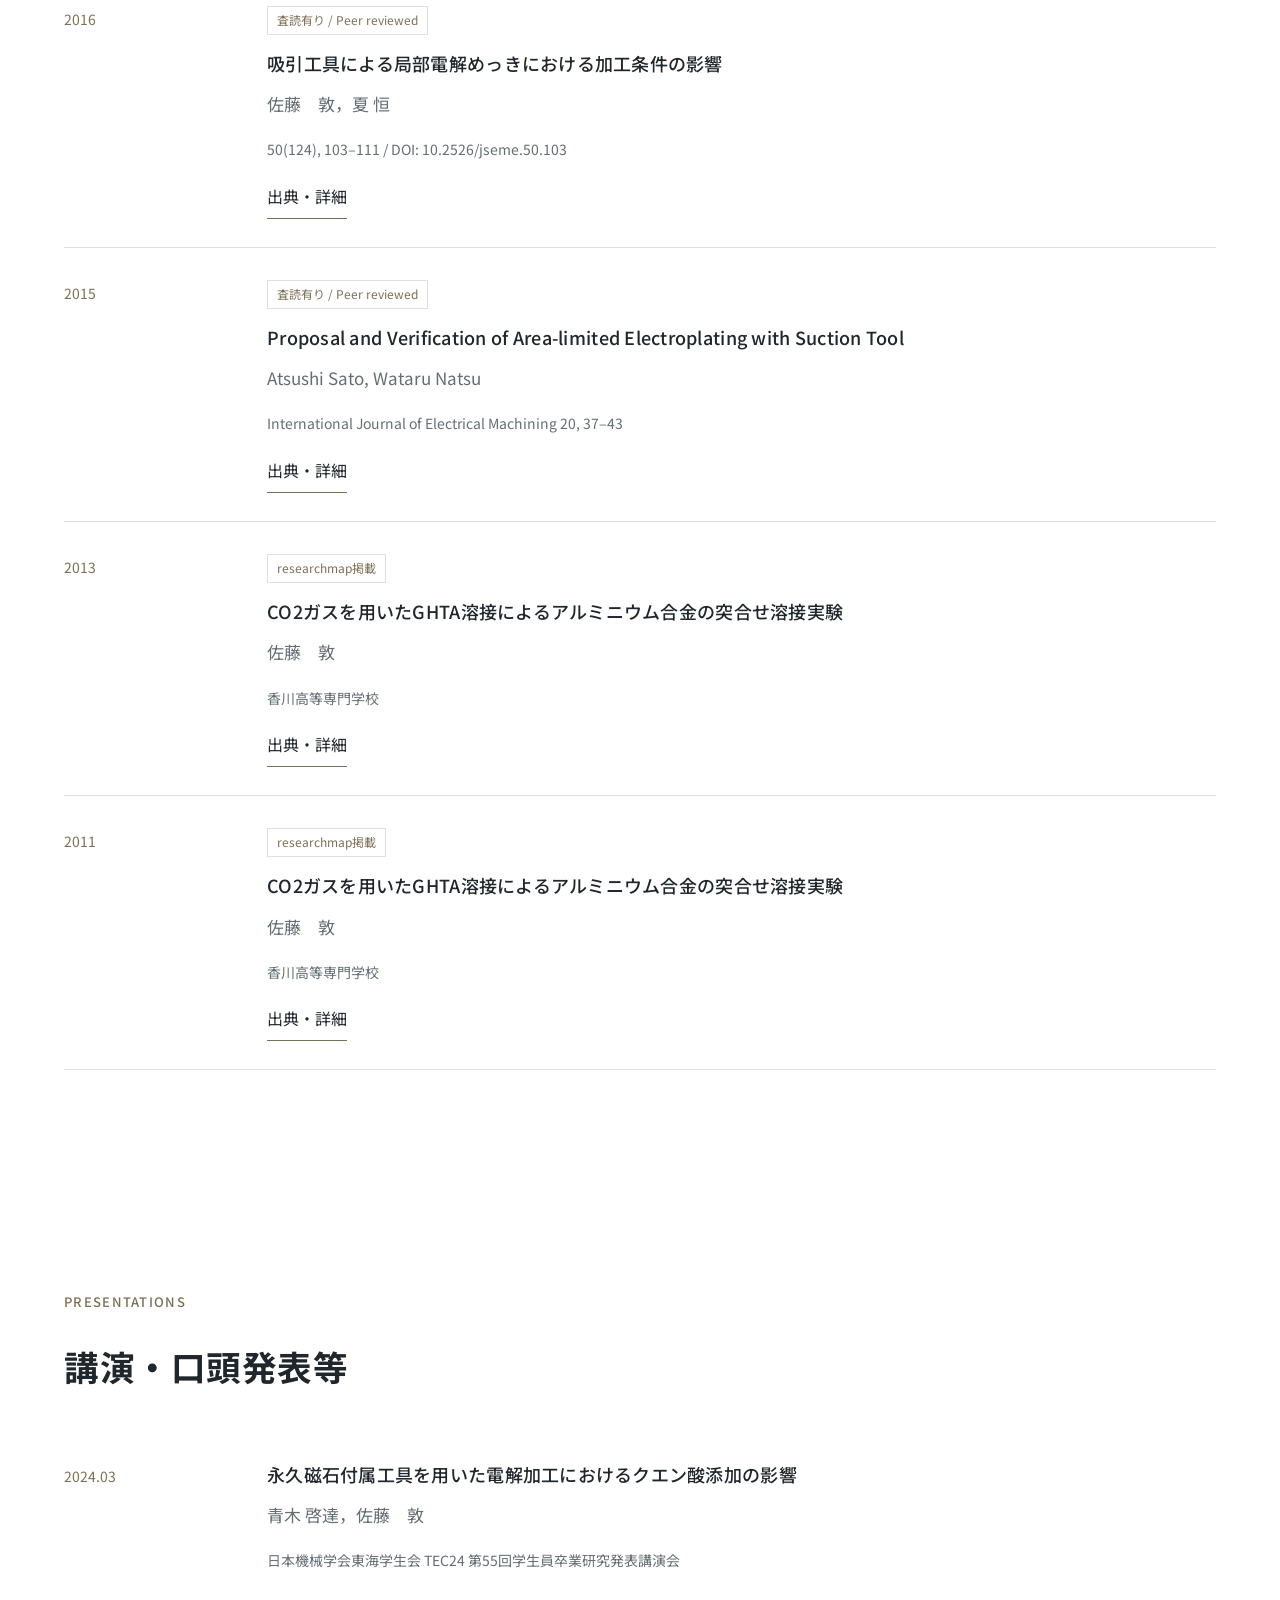
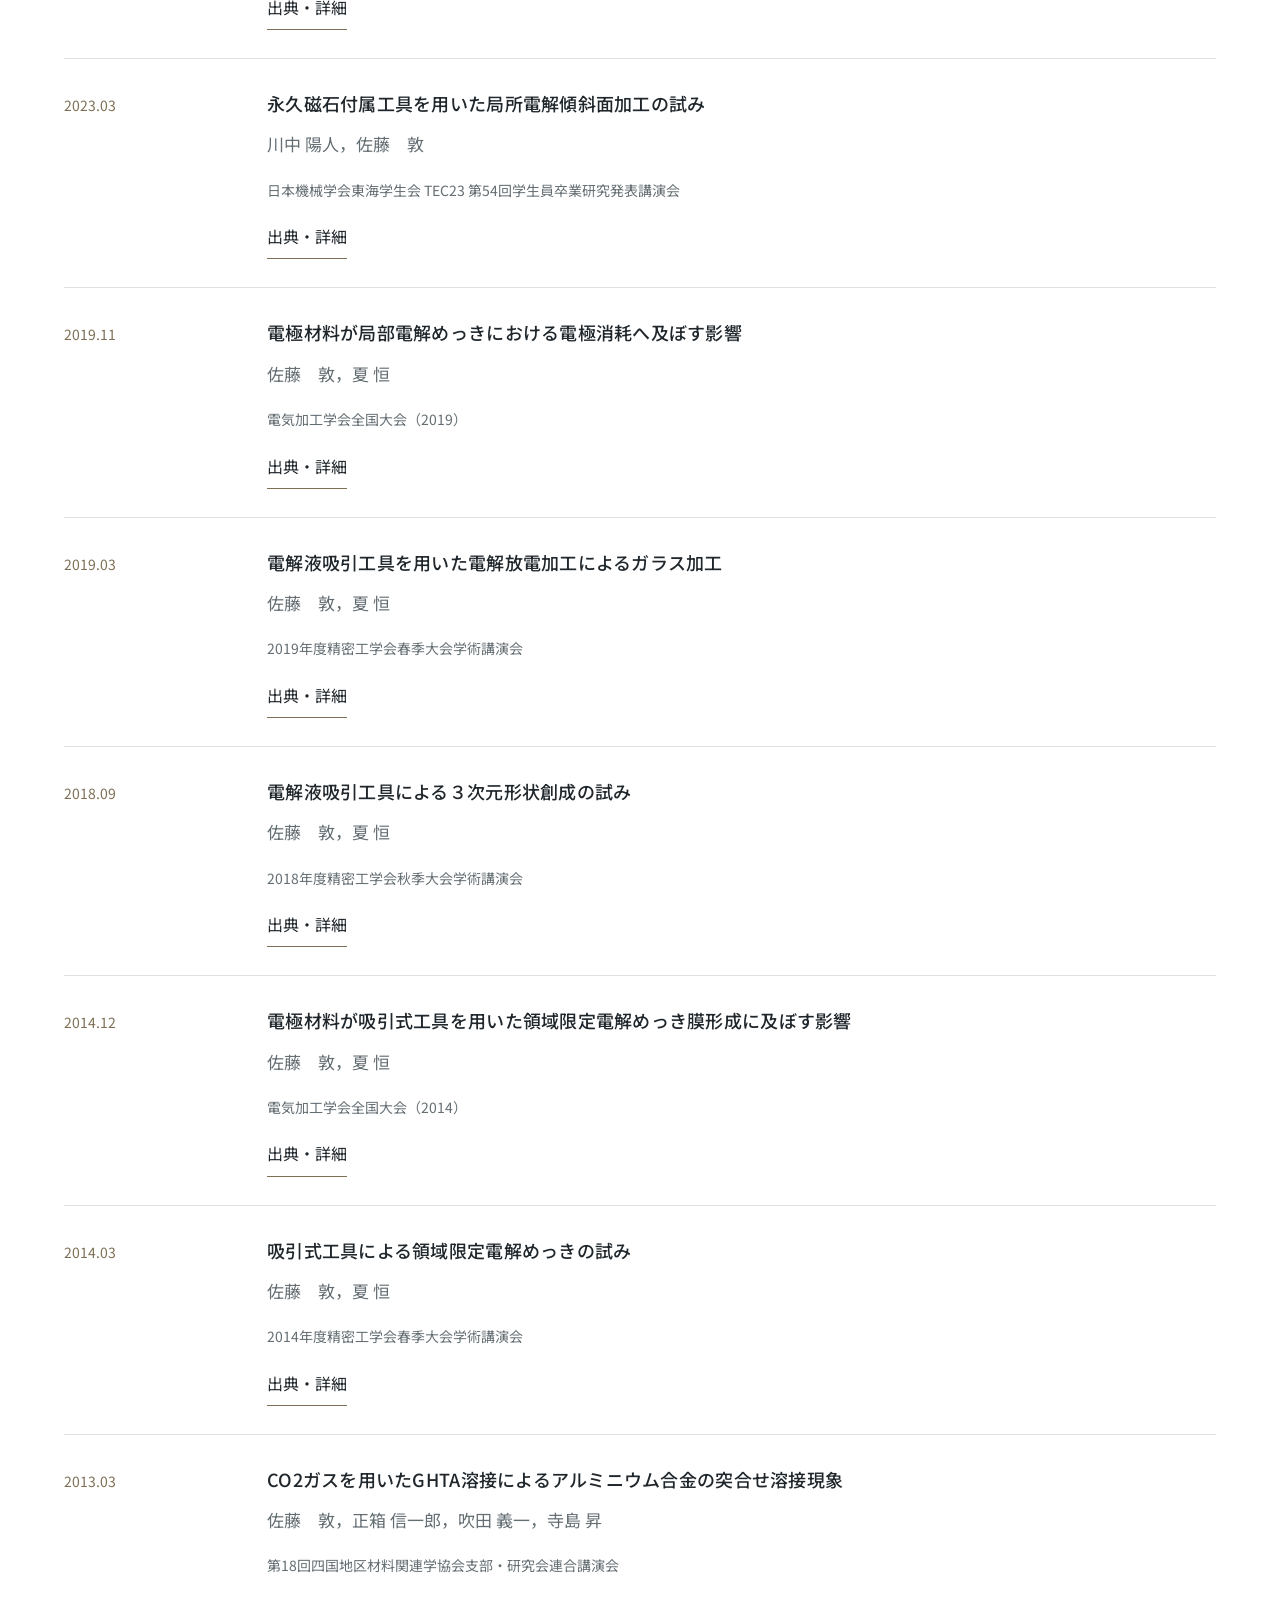
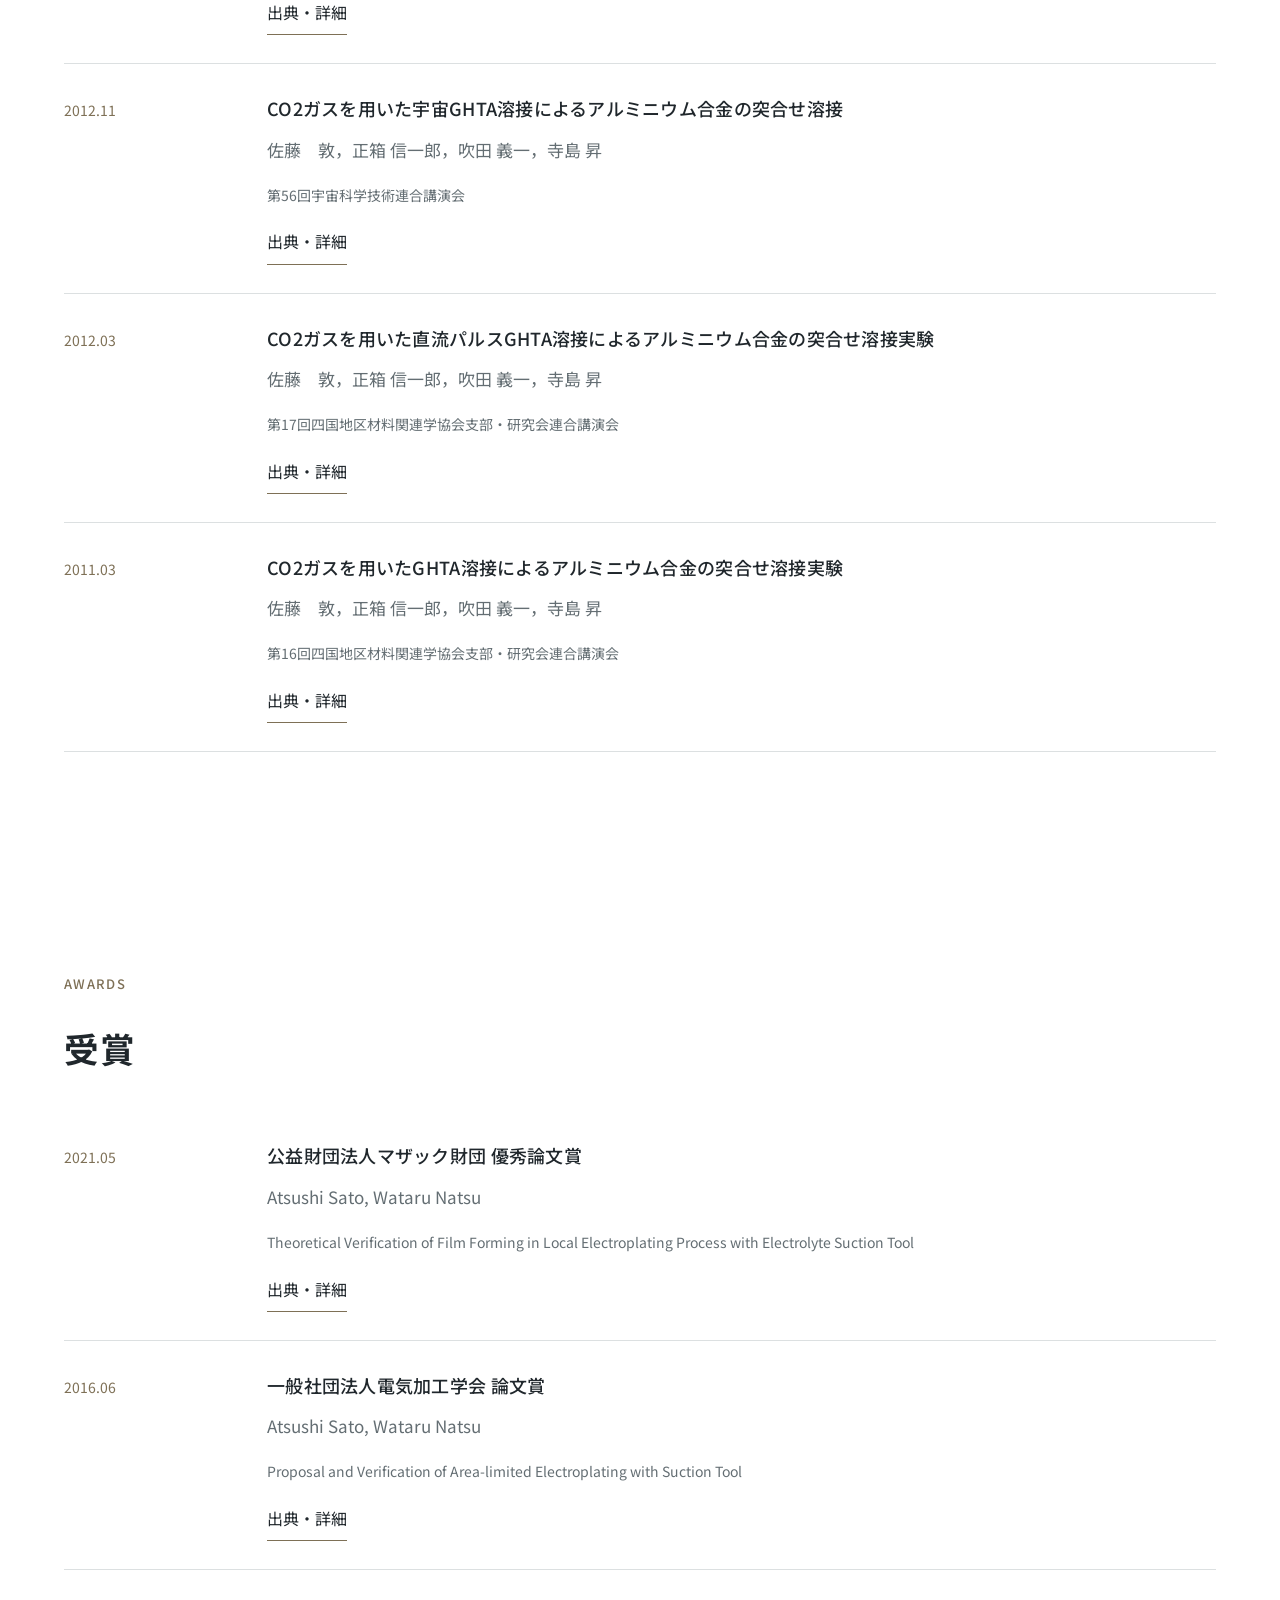
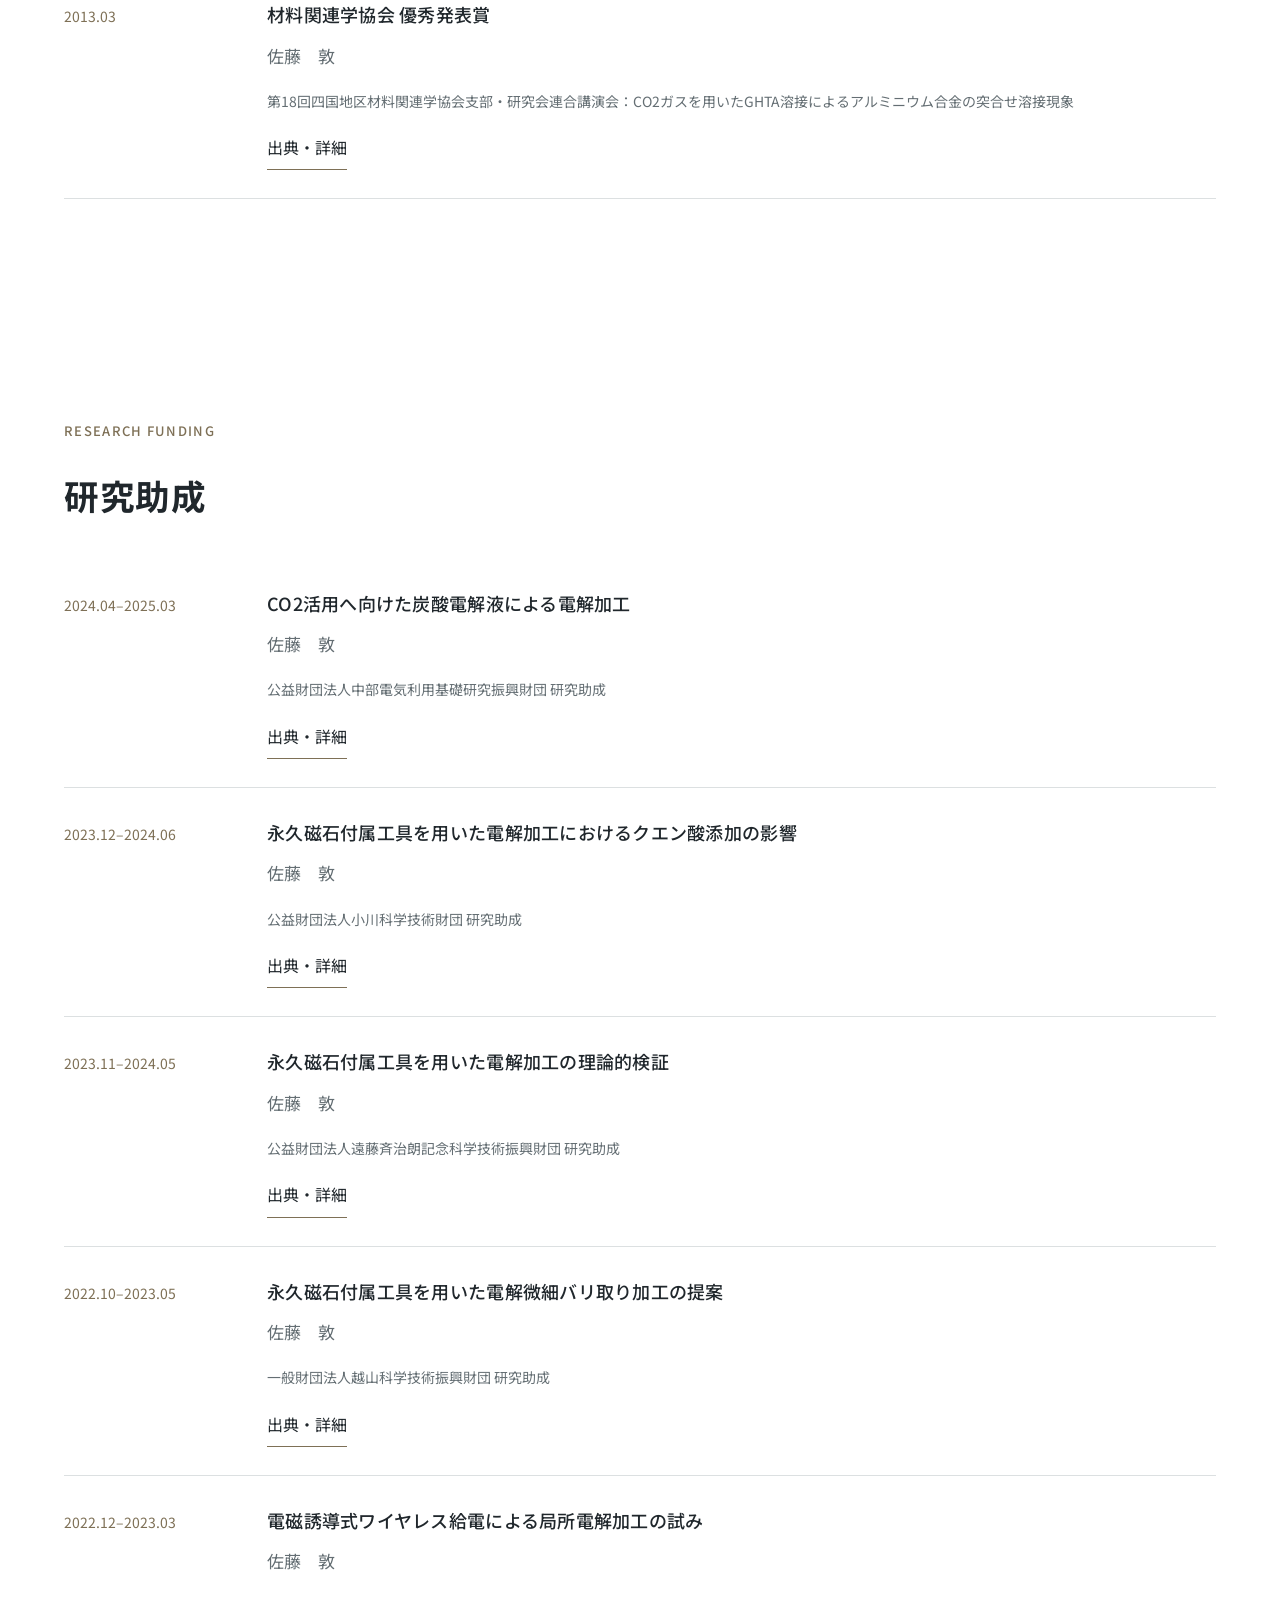
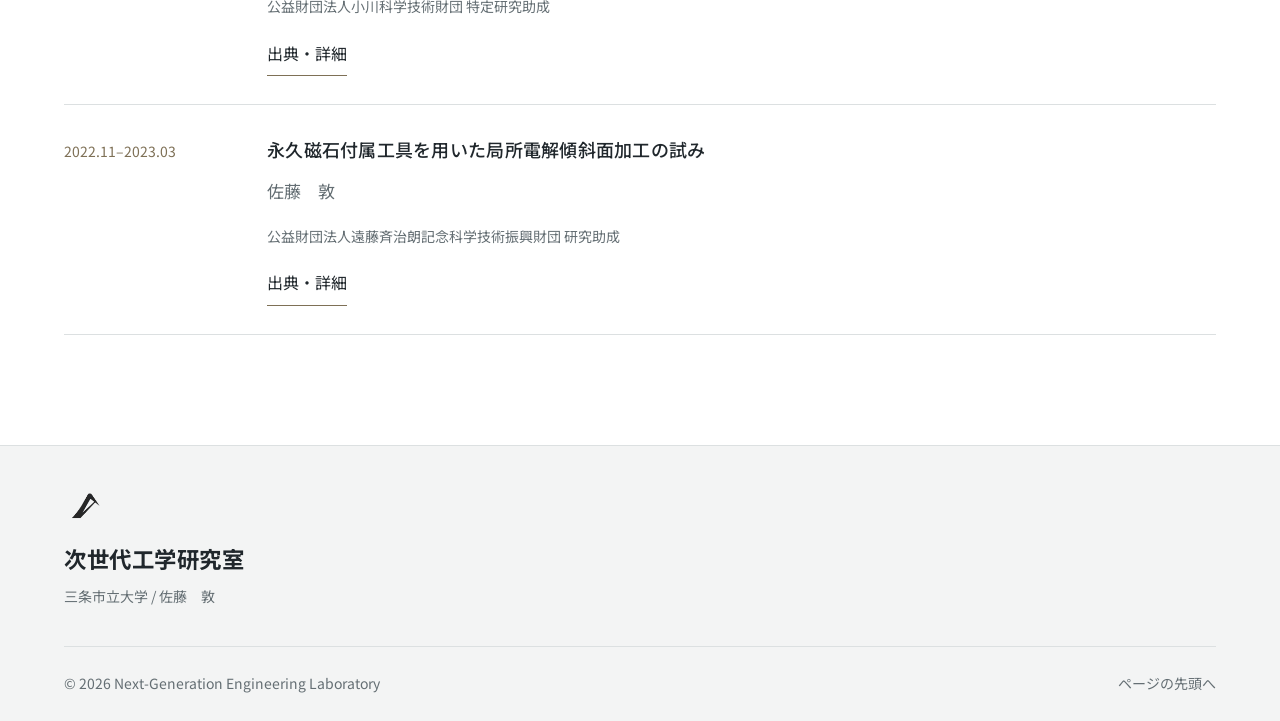
<file: publications.html>
<!DOCTYPE html>
<html lang="ja"><head><meta charset="utf-8"/><meta content="width=device-width,initial-scale=1" name="viewport"/><meta content="light" name="color-scheme"/><title>研究業績｜三条市立大学 次世代工学研究室・佐藤 敦</title><meta name="description" content="三条市立大学・次世代工学研究室（佐藤 敦）の研究業績を紹介。研究に関する発表や資料をご覧いただけます。"/><link rel="stylesheet" href="assets/fonts/typography.css?v=20261031-1"/><link href="assets/lab-logo.png" rel="icon" type="image/png"/><link href="assets/style.css?v=20261031-1" rel="stylesheet"/><script defer="" src="assets/config.js?v=20261008-3"></script><script defer="" src="assets/site.js?v=20261008-3"></script><link rel="stylesheet" href="assets/actions.css?v=20261008-3"/><link rel="canonical" href="https://quatroimage7-collab.github.io/nextgen-lab/publications.html"/><link rel="stylesheet" href="assets/readability.css?v=20261031-1"/></head><body class="publications"><a class="skip-link" href="#main"><span class="" data-en="Skip to content" data-ja="本文へ移動">本文へ移動</span></a><div aria-hidden="true" class="reading-progress"></div><header class="site-header"><a class="brand" href="index.html"><img alt="" class="brand-logo" height="46" src="assets/lab-logo.png" width="56"/><span class="brand-name"><span class="" data-en="Next-Generation Engineering" data-ja="次世代工学研究室">次世代工学研究室</span><small>ENGINEERING THE NEXT</small></span></a><div class="header-controls"><button aria-label="Switch language to English" class="lang-button" type="button">EN</button><button aria-controls="site-nav" aria-expanded="false" class="menu-button" type="button"><span class="" data-en="Menu" data-ja="メニュー">メニュー</span></button></div><nav aria-label="メインナビゲーション" id="site-nav"><a href="research.html"><span class="" data-en="Research" data-ja="研究">研究</span></a><a href="members.html"><span class="" data-en="People" data-ja="メンバー">メンバー</span></a><a aria-current="page" href="publications.html"><span class="" data-en="Publications" data-ja="業績">業績</span></a><a href="students.html"><span class="" data-en="For students" data-ja="学生の皆さんへ">学生の皆さんへ</span></a><a class="button cta cta-booking" data-booking="" href="https://cal.com/佐藤敦-u9lood/reservation"><svg aria-hidden="true" fill="none" stroke="currentColor" stroke-width="1.8" viewBox="0 0 24 24"><rect height="16" rx="2" width="18" x="3" y="5"></rect><path d="M16 3v4M8 3v4M3 11h18M8 15h2M14 15h2"></path></svg><span data-en="Book a meeting" data-ja="Web予約">Web予約</span></a><a class="button cta cta-contact" href="contact.html"><svg aria-hidden="true" fill="none" stroke="currentColor" stroke-width="1.8" viewBox="0 0 24 24"><rect height="14" rx="2" width="18" x="3" y="5"></rect><path d="m3 6 9 7 9-7"></path></svg><span data-en="Contact us" data-ja="お問い合わせ">お問い合わせ</span></a></nav></header><main id="main"><section class="page-heading wrap"><p class="eyebrow">03 / NEXT-GENERATION ENGINEERING</p><h1 class="" data-en="Publications &amp; achievements" data-ja="研究業績">研究業績</h1><p class="page-lead" data-en="Explore the publications and records behind our research." data-ja="原稿と研究の記録を、ひらく。">原稿と研究の記録を、ひらく。</p></section><div class="wrap field-links"><a class="pill" href="#recent"><span class="" data-en="2026 papers" data-ja="2026年の発表">2026年の発表</span></a><a class="pill" href="#journal"><span class="" data-en="Publications" data-ja="論文">論文</span></a><a class="pill" href="#talks"><span class="" data-en="Presentations" data-ja="講演・発表">講演・発表</span></a><a class="pill" href="#awards"><span class="" data-en="Awards" data-ja="受賞">受賞</span></a><a class="pill" href="#funding"><span class="" data-en="Funding" data-ja="研究助成">研究助成</span></a></div><div class="wrap"><p class="source-note"><span class="" data-en="Sources: researchmap (accessed October 2, 2026) and supplied conference manuscripts. Includes work at previous affiliations. Publication titles and author names retain their original form." data-ja="出典：researchmap（2026年10月2日確認）および提供された学会原稿。前所属での研究を含みます。論文タイトル・著者名は原表記を基本としています。">出典：researchmap（2026年10月2日確認）および提供された学会原稿。前所属での研究を含みます。論文タイトル・著者名は原表記を基本としています。</span> <a class="text-link" href="https://researchmap.jp/sato-atsushi" rel="noopener" target="_blank">researchmap</a></p><section class="section" id="recent"><p class="eyebrow">LATEST CONFERENCE PAPERS</p><h2 class="" data-en="2026 conference papers" data-ja="2026年の学会発表">2026年の学会発表</h2><article class="record"><p class="record-year">2026</p><div><span class="record-badge">学会原稿 / PDF</span><h3>対話型トイドローン開発に向けたAIによる左右方向の音源判別</h3><p class="muted">佐藤　敦，前田 陽一郎</p><p class="paper-meta">2026年度精密工学会秋季大会学術講演会講演論文集，pp.446–447</p><a class="text-link" href="papers/drone-sound-2026.pdf" rel="noopener" target="_blank">出典・詳細</a></div></article><article class="record"><p class="record-year">2026</p><div><span class="record-badge">学会原稿 / PDF</span><h3>AIによる画像分類を用いたレーザ彫刻機の焦点距離判断</h3><p class="muted">岡田 草太，栗林 陽成，大村 怜，佐藤　敦，前田 陽一郎</p><p class="paper-meta">2026年度精密工学会春季大会学術講演会講演論文集，pp.577–578</p><a class="text-link" href="papers/laser-focus-2026.pdf" rel="noopener" target="_blank">出典・詳細</a></div></article><article class="record"><p class="record-year">2026</p><div><span class="record-badge">学会原稿 / PDF</span><h3>AIによる画像分類を用いたMDFのレーザ加工異常検出の試み</h3><p class="muted">増田 貴一，黒川 広大，佐藤　敦，前田 陽一郎</p><p class="paper-meta">2026年度精密工学会春季大会学術講演会講演論文集，pp.530–531</p><a class="text-link" href="papers/mdf-detection-2026.pdf" rel="noopener" target="_blank">出典・詳細</a></div></article><article class="record"><p class="record-year">2026</p><div><span class="record-badge">学会原稿 / PDF</span><h3>火星移住へ向けたレーザ加工音の機械学習による2クラス分類</h3><p class="muted">福迫 星，鶴澤 舜平，佐藤　敦，宮城 磯治</p><p class="paper-meta">2026年度精密工学会春季大会学術講演会講演論文集，pp.575–576</p><a class="text-link" href="papers/basalt-sound-2026.pdf" rel="noopener" target="_blank">出典・詳細</a></div></article></section><section class="section" id="journal"><p class="eyebrow">PUBLICATIONS</p><h2 class="" data-en="Publications" data-ja="論文">論文</h2><article class="record"><p class="record-year">2021</p><div><span class="record-badge">査読有り / Peer reviewed</span><h3>Attempt of three-dimensional shape generation with electrolyte suction tool</h3><p class="muted">Atsushi Sato, Wataru Natsu</p><p class="paper-meta">Journal of Advanced Mechanical Design, Systems, and Manufacturing 15(3), 1–13</p><a class="text-link" href="https://researchmap.jp/sato-atsushi/published_papers/47426801" rel="noopener" target="_blank">出典・詳細</a></div></article><article class="record"><p class="record-year">2020</p><div><span class="record-badge">査読有り / Peer reviewed</span><h3>Theoretical Verification of Film Forming in Local Electroplating Process with Electrolyte Suction Tool</h3><p class="muted">Atsushi Sato, Wataru Natsu</p><p class="paper-meta">International Journal of Automation Technology 14(6), 1051–1061</p><a class="text-link" href="https://researchmap.jp/sato-atsushi/published_papers/47426796" rel="noopener" target="_blank">出典・詳細</a></div></article><article class="record"><p class="record-year">2018</p><div><span class="record-badge">査読有り / Peer reviewed</span><h3>Attempt of Three-dimensional Shape Generation with Electrolyte Suction Tool</h3><p class="muted">Atsushi Sato, Wataru Natsu</p><p class="paper-meta">Proceedings of the 17th International Conference on Precision Engineering, 1–7</p><a class="text-link" href="https://researchmap.jp/sato-atsushi/published_papers/47426812" rel="noopener" target="_blank">出典・詳細</a></div></article><article class="record"><p class="record-year">2016</p><div><span class="record-badge">査読有り / Peer reviewed</span><h3>吸引工具による局部電解めっきにおける加工条件の影響</h3><p class="muted">佐藤　敦，夏 恒</p><p class="paper-meta">50(124), 103–111 / DOI: 10.2526/jseme.50.103</p><a class="text-link" href="https://researchmap.jp/sato-atsushi/published_papers/47426787" rel="noopener" target="_blank">出典・詳細</a></div></article><article class="record"><p class="record-year">2015</p><div><span class="record-badge">査読有り / Peer reviewed</span><h3>Proposal and Verification of Area-limited Electroplating with Suction Tool</h3><p class="muted">Atsushi Sato, Wataru Natsu</p><p class="paper-meta">International Journal of Electrical Machining 20, 37–43</p><a class="text-link" href="https://researchmap.jp/sato-atsushi/published_papers/47426746" rel="noopener" target="_blank">出典・詳細</a></div></article><article class="record"><p class="record-year">2013</p><div><span class="record-badge">researchmap掲載</span><h3>CO2ガスを用いたGHTA溶接によるアルミニウム合金の突合せ溶接実験</h3><p class="muted">佐藤　敦</p><p class="paper-meta">香川高等専門学校</p><a class="text-link" href="https://researchmap.jp/sato-atsushi/published_papers/47436711" rel="noopener" target="_blank">出典・詳細</a></div></article><article class="record"><p class="record-year">2011</p><div><span class="record-badge">researchmap掲載</span><h3>CO2ガスを用いたGHTA溶接によるアルミニウム合金の突合せ溶接実験</h3><p class="muted">佐藤　敦</p><p class="paper-meta">香川高等専門学校</p><a class="text-link" href="https://researchmap.jp/sato-atsushi/published_papers/47436692" rel="noopener" target="_blank">出典・詳細</a></div></article></section><section class="section" id="talks"><p class="eyebrow">PRESENTATIONS</p><h2 class="" data-en="Presentations" data-ja="講演・口頭発表等">講演・口頭発表等</h2><article class="record"><p class="record-year">2024.03</p><div><h3>永久磁石付属工具を用いた電解加工におけるクエン酸添加の影響</h3><p class="muted">青木 啓達，佐藤　敦</p><p class="paper-meta">日本機械学会東海学生会 TEC24 第55回学生員卒業研究発表講演会</p><a class="text-link" href="https://researchmap.jp/sato-atsushi/presentations/47437727" rel="noopener" target="_blank">出典・詳細</a></div></article><article class="record"><p class="record-year">2023.03</p><div><h3>永久磁石付属工具を用いた局所電解傾斜面加工の試み</h3><p class="muted">川中 陽人，佐藤　敦</p><p class="paper-meta">日本機械学会東海学生会 TEC23 第54回学生員卒業研究発表講演会</p><a class="text-link" href="https://researchmap.jp/sato-atsushi/presentations/47437705" rel="noopener" target="_blank">出典・詳細</a></div></article><article class="record"><p class="record-year">2019.11</p><div><h3>電極材料が局部電解めっきにおける電極消耗へ及ぼす影響</h3><p class="muted">佐藤　敦，夏 恒</p><p class="paper-meta">電気加工学会全国大会（2019）</p><a class="text-link" href="https://researchmap.jp/sato-atsushi/presentations/47437677" rel="noopener" target="_blank">出典・詳細</a></div></article><article class="record"><p class="record-year">2019.03</p><div><h3>電解液吸引工具を用いた電解放電加工によるガラス加工</h3><p class="muted">佐藤　敦，夏 恒</p><p class="paper-meta">2019年度精密工学会春季大会学術講演会</p><a class="text-link" href="https://researchmap.jp/sato-atsushi/presentations/47437644" rel="noopener" target="_blank">出典・詳細</a></div></article><article class="record"><p class="record-year">2018.09</p><div><h3>電解液吸引工具による３次元形状創成の試み</h3><p class="muted">佐藤　敦，夏 恒</p><p class="paper-meta">2018年度精密工学会秋季大会学術講演会</p><a class="text-link" href="https://researchmap.jp/sato-atsushi/presentations/47437616" rel="noopener" target="_blank">出典・詳細</a></div></article><article class="record"><p class="record-year">2014.12</p><div><h3>電極材料が吸引式工具を用いた領域限定電解めっき膜形成に及ぼす影響</h3><p class="muted">佐藤　敦，夏 恒</p><p class="paper-meta">電気加工学会全国大会（2014）</p><a class="text-link" href="https://researchmap.jp/sato-atsushi/presentations/47437398" rel="noopener" target="_blank">出典・詳細</a></div></article><article class="record"><p class="record-year">2014.03</p><div><h3>吸引式工具による領域限定電解めっきの試み</h3><p class="muted">佐藤　敦，夏 恒</p><p class="paper-meta">2014年度精密工学会春季大会学術講演会</p><a class="text-link" href="https://researchmap.jp/sato-atsushi/presentations/47437348" rel="noopener" target="_blank">出典・詳細</a></div></article><article class="record"><p class="record-year">2013.03</p><div><h3>CO2ガスを用いたGHTA溶接によるアルミニウム合金の突合せ溶接現象</h3><p class="muted">佐藤　敦，正箱 信一郎，吹田 義一，寺島 昇</p><p class="paper-meta">第18回四国地区材料関連学協会支部・研究会連合講演会</p><a class="text-link" href="https://researchmap.jp/sato-atsushi/presentations/47437331" rel="noopener" target="_blank">出典・詳細</a></div></article><article class="record"><p class="record-year">2012.11</p><div><h3>CO2ガスを用いた宇宙GHTA溶接によるアルミニウム合金の突合せ溶接</h3><p class="muted">佐藤　敦，正箱 信一郎，吹田 義一，寺島 昇</p><p class="paper-meta">第56回宇宙科学技術連合講演会</p><a class="text-link" href="https://researchmap.jp/sato-atsushi/presentations/47437278" rel="noopener" target="_blank">出典・詳細</a></div></article><article class="record"><p class="record-year">2012.03</p><div><h3>CO2ガスを用いた直流パルスGHTA溶接によるアルミニウム合金の突合せ溶接実験</h3><p class="muted">佐藤　敦，正箱 信一郎，吹田 義一，寺島 昇</p><p class="paper-meta">第17回四国地区材料関連学協会支部・研究会連合講演会</p><a class="text-link" href="https://researchmap.jp/sato-atsushi/presentations/47437263" rel="noopener" target="_blank">出典・詳細</a></div></article><article class="record"><p class="record-year">2011.03</p><div><h3>CO2ガスを用いたGHTA溶接によるアルミニウム合金の突合せ溶接実験</h3><p class="muted">佐藤　敦，正箱 信一郎，吹田 義一，寺島 昇</p><p class="paper-meta">第16回四国地区材料関連学協会支部・研究会連合講演会</p><a class="text-link" href="https://researchmap.jp/sato-atsushi/presentations/47437256" rel="noopener" target="_blank">出典・詳細</a></div></article></section><section class="section" id="awards"><p class="eyebrow">AWARDS</p><h2 class="" data-en="Awards" data-ja="受賞">受賞</h2><article class="record"><p class="record-year">2021.05</p><div><h3>公益財団法人マザック財団 優秀論文賞</h3><p class="muted">Atsushi Sato, Wataru Natsu</p><p class="paper-meta">Theoretical Verification of Film Forming in Local Electroplating Process with Electrolyte Suction Tool</p><a class="text-link" href="https://researchmap.jp/sato-atsushi/awards/47426692" rel="noopener" target="_blank">出典・詳細</a></div></article><article class="record"><p class="record-year">2016.06</p><div><h3>一般社団法人電気加工学会 論文賞</h3><p class="muted">Atsushi Sato, Wataru Natsu</p><p class="paper-meta">Proposal and Verification of Area-limited Electroplating with Suction Tool</p><a class="text-link" href="https://researchmap.jp/sato-atsushi/awards/47426688" rel="noopener" target="_blank">出典・詳細</a></div></article><article class="record"><p class="record-year">2013.03</p><div><h3>材料関連学協会 優秀発表賞</h3><p class="muted">佐藤　敦</p><p class="paper-meta">第18回四国地区材料関連学協会支部・研究会連合講演会：CO2ガスを用いたGHTA溶接によるアルミニウム合金の突合せ溶接現象</p><a class="text-link" href="https://researchmap.jp/sato-atsushi/awards/47426820" rel="noopener" target="_blank">出典・詳細</a></div></article></section><section class="section" id="funding"><p class="eyebrow">RESEARCH FUNDING</p><h2 class="" data-en="Research funding" data-ja="研究助成">研究助成</h2><article class="record"><p class="record-year">2024.04–2025.03</p><div><h3>CO2活用へ向けた炭酸電解液による電解加工</h3><p class="muted">佐藤　敦</p><p class="paper-meta">公益財団法人中部電気利用基礎研究振興財団 研究助成</p><a class="text-link" href="https://researchmap.jp/sato-atsushi/research_projects" rel="noopener" target="_blank">出典・詳細</a></div></article><article class="record"><p class="record-year">2023.12–2024.06</p><div><h3>永久磁石付属工具を用いた電解加工におけるクエン酸添加の影響</h3><p class="muted">佐藤　敦</p><p class="paper-meta">公益財団法人小川科学技術財団 研究助成</p><a class="text-link" href="https://researchmap.jp/sato-atsushi/research_projects" rel="noopener" target="_blank">出典・詳細</a></div></article><article class="record"><p class="record-year">2023.11–2024.05</p><div><h3>永久磁石付属工具を用いた電解加工の理論的検証</h3><p class="muted">佐藤　敦</p><p class="paper-meta">公益財団法人遠藤斉治朗記念科学技術振興財団 研究助成</p><a class="text-link" href="https://researchmap.jp/sato-atsushi/research_projects" rel="noopener" target="_blank">出典・詳細</a></div></article><article class="record"><p class="record-year">2022.10–2023.05</p><div><h3>永久磁石付属工具を用いた電解微細バリ取り加工の提案</h3><p class="muted">佐藤　敦</p><p class="paper-meta">一般財団法人越山科学技術振興財団 研究助成</p><a class="text-link" href="https://researchmap.jp/sato-atsushi/research_projects" rel="noopener" target="_blank">出典・詳細</a></div></article><article class="record"><p class="record-year">2022.12–2023.03</p><div><h3>電磁誘導式ワイヤレス給電による局所電解加工の試み</h3><p class="muted">佐藤　敦</p><p class="paper-meta">公益財団法人小川科学技術財団 特定研究助成</p><a class="text-link" href="https://researchmap.jp/sato-atsushi/research_projects" rel="noopener" target="_blank">出典・詳細</a></div></article><article class="record"><p class="record-year">2022.11–2023.03</p><div><h3>永久磁石付属工具を用いた局所電解傾斜面加工の試み</h3><p class="muted">佐藤　敦</p><p class="paper-meta">公益財団法人遠藤斉治朗記念科学技術振興財団 研究助成</p><a class="text-link" href="https://researchmap.jp/sato-atsushi/research_projects" rel="noopener" target="_blank">出典・詳細</a></div></article></section></div></main><footer class="site-footer"><div class="wrap"><div class="footer-top"><div><img alt="" class="footer-logo" height="60" src="assets/lab-logo.png" width="76"/><h2 class="" data-en="Next-Generation Engineering Laboratory" data-ja="次世代工学研究室">次世代工学研究室</h2><p class="muted" data-en="Sanjo City University / 佐藤　敦" data-ja="三条市立大学 / 佐藤　敦">三条市立大学 / 佐藤　敦</p></div></div><div class="footer-bottom"><p>© 2026 Next-Generation Engineering Laboratory</p><a href="#main"><span class="" data-en="Back to top" data-ja="ページの先頭へ">ページの先頭へ</span></a></div></div></footer></body></html>
</file>
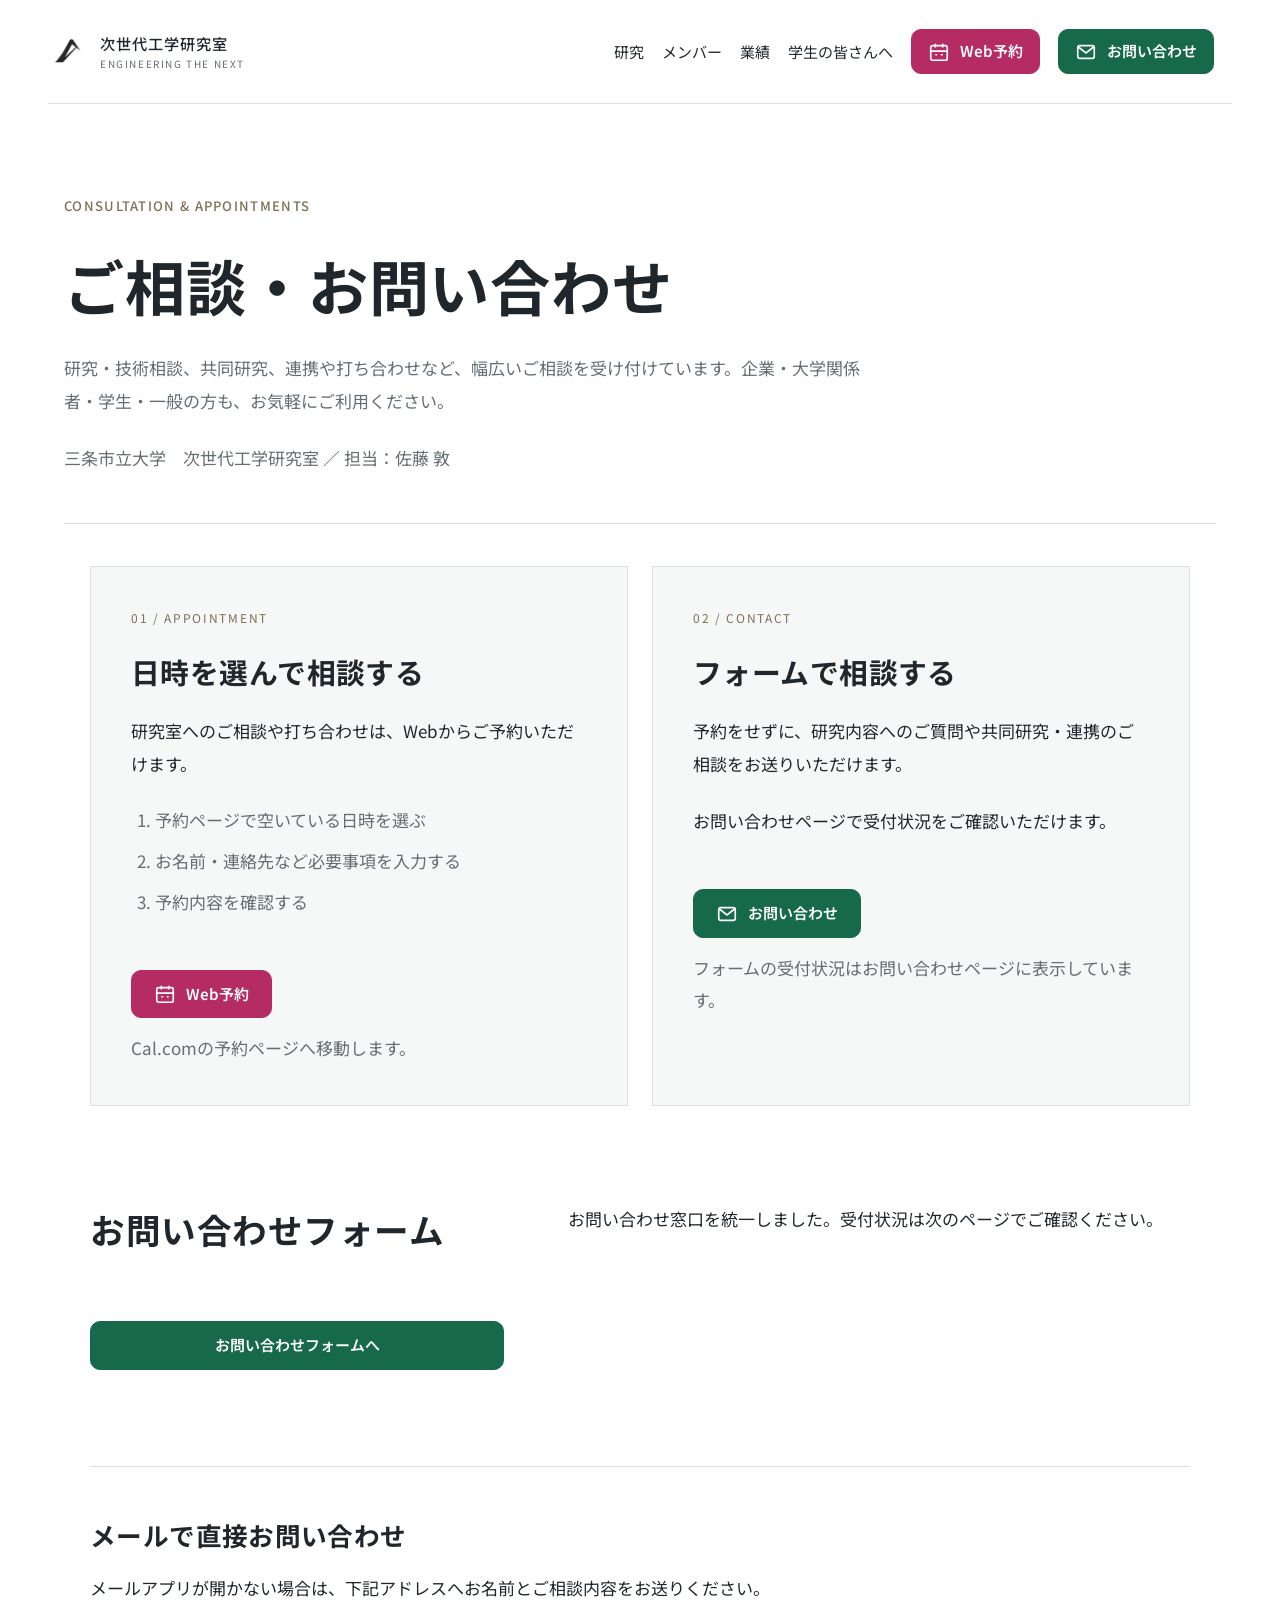
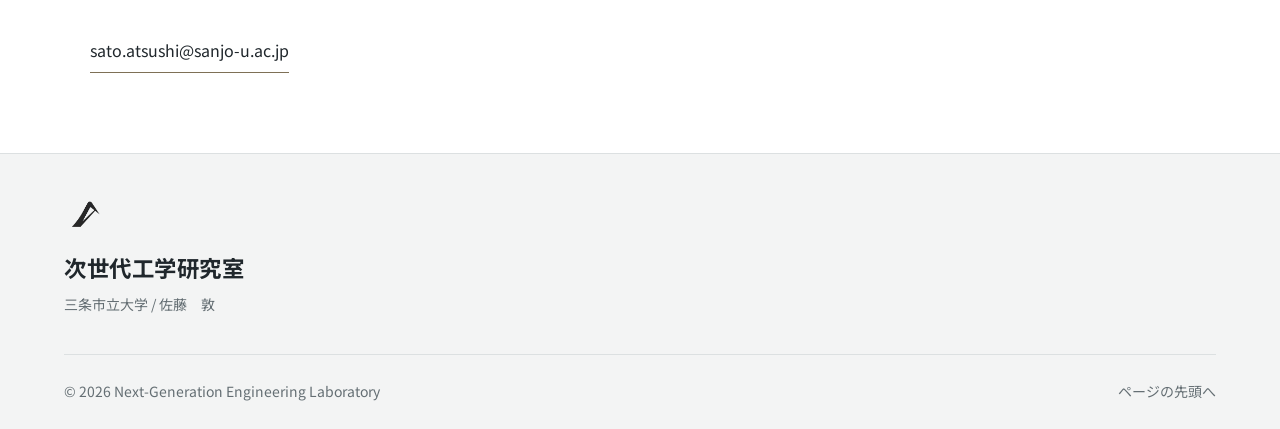
<file: reception.html>
<!DOCTYPE html>

<html lang="ja"><head><meta charset="utf-8"/><meta content="width=device-width,initial-scale=1" name="viewport"/><meta content="light" name="color-scheme"/><title>Web受付・相談予約｜三条市立大学 次世代工学研究室</title><meta name="description" content="三条市立大学・次世代工学研究室（佐藤 敦）への研究・技術相談、共同研究、打ち合わせの受付。Web予約や、お問い合わせフォームをご利用いただけます。"/><link rel="stylesheet" href="assets/fonts/typography.css?v=20261031-1"/><link href="assets/lab-logo.png" rel="icon" type="image/png"/><link href="assets/style.css?v=20261031-1" rel="stylesheet"/><script defer="" src="assets/config.js?v=20261008-3"></script><script defer="" src="assets/site.js?v=20261008-3"></script><link href="assets/reception.css?v=20261008-3" rel="stylesheet"/><link rel="stylesheet" href="assets/actions.css?v=20261008-3"/><link rel="canonical" href="https://quatroimage7-collab.github.io/nextgen-lab/reception.html"/><link rel="stylesheet" href="assets/readability.css?v=20261031-1"/></head><body class="reception"><a class="skip-link" href="#main"><span class="" data-en="Skip to content" data-ja="本文へ移動">本文へ移動</span></a><div aria-hidden="true" class="reading-progress"></div><header class="site-header"><a class="brand" href="index.html"><img alt="" class="brand-logo" height="46" src="assets/lab-logo.png" width="56"/><span class="brand-name"><span class="" data-en="Next-Generation Engineering" data-ja="次世代工学研究室">次世代工学研究室</span><small>ENGINEERING THE NEXT</small></span></a><div class="header-controls"><button aria-controls="site-nav" aria-expanded="false" class="menu-button" type="button"><span class="" data-en="Menu" data-ja="メニュー">メニュー</span></button></div><nav aria-label="メインナビゲーション" id="site-nav"><a href="research.html"><span class="" data-en="Research" data-ja="研究">研究</span></a><a href="members.html"><span class="" data-en="People" data-ja="メンバー">メンバー</span></a><a href="publications.html"><span class="" data-en="Publications" data-ja="業績">業績</span></a><a href="students.html"><span class="" data-en="For students" data-ja="学生の皆さんへ">学生の皆さんへ</span></a><a class="button cta cta-booking" data-booking="" href="https://cal.com/佐藤敦-u9lood/reservation"><svg aria-hidden="true" fill="none" stroke="currentColor" stroke-width="1.8" viewBox="0 0 24 24"><rect height="16" rx="2" width="18" x="3" y="5"></rect><path d="M16 3v4M8 3v4M3 11h18M8 15h2M14 15h2"></path></svg><span data-en="Book a meeting" data-ja="Web予約">Web予約</span></a><a class="button cta cta-contact" href="contact.html"><svg aria-hidden="true" fill="none" stroke="currentColor" stroke-width="1.8" viewBox="0 0 24 24"><rect height="14" rx="2" width="18" x="3" y="5"></rect><path d="m3 6 9 7 9-7"></path></svg><span data-en="Contact us" data-ja="お問い合わせ">お問い合わせ</span></a></nav></header><main id="main"><section class="page-heading wrap reception-heading"><p class="eyebrow">CONSULTATION &amp; APPOINTMENTS</p><h1>ご相談・お問い合わせ</h1><p class="page-lead">研究・技術相談、共同研究、連携や打ち合わせなど、幅広いご相談を受け付けています。企業・大学関係者・学生・一般の方も、お気軽にご利用ください。</p><p class="reception-owner">三条市立大学　次世代工学研究室 ／ 担当：佐藤 敦</p></section>
<div class="wrap reception-body"><div class="reception-options"><section class="reception-card"><span class="reception-number">01 / APPOINTMENT</span><h2>日時を選んで相談する</h2><p>研究室へのご相談や打ち合わせは、Webからご予約いただけます。</p><ol class="reception-steps"><li>予約ページで空いている日時を選ぶ</li><li>お名前・連絡先など必要事項を入力する</li><li>予約内容を確認する</li></ol><a class="button cta cta-booking" data-booking="" href="https://cal.com/佐藤敦-u9lood/reservation"><svg aria-hidden="true" fill="none" stroke="currentColor" stroke-width="1.8" viewBox="0 0 24 24"><rect height="16" rx="2" width="18" x="3" y="5"></rect><path d="M16 3v4M8 3v4M3 11h18M8 15h2M14 15h2"></path></svg><span data-en="Book a meeting" data-ja="Web予約">Web予約</span></a><p class="reception-help">Cal.comの予約ページへ移動します。</p></section><section class="reception-card report-card"><span class="reception-number">02 / CONTACT</span><h2>フォームで相談する</h2><p>予約をせずに、研究内容へのご質問や共同研究・連携のご相談をお送りいただけます。</p><p class="reception-card-note">お問い合わせページで受付状況をご確認いただけます。</p><a class="button cta cta-contact" href="contact.html#contact-form"><svg aria-hidden="true" fill="none" stroke="currentColor" stroke-width="1.8" viewBox="0 0 24 24"><rect height="14" rx="2" width="18" x="3" y="5"></rect><path d="m3 6 9 7 9-7"></path></svg><span data-en="Contact us" data-ja="お問い合わせ">お問い合わせ</span></a><p class="reception-help">フォームの受付状況はお問い合わせページに表示しています。</p></section></div>
<section class="report-section" id="report-form"><h2>お問い合わせフォーム</h2><p>お問い合わせ窓口を統一しました。受付状況は次のページでご確認ください。</p><a class="button cta cta-contact" href="contact.html#contact-form">お問い合わせフォームへ</a></section>
<section class="reception-support"><h2>メールで直接お問い合わせ</h2><p>メールアプリが開かない場合は、下記アドレスへお名前とご相談内容をお送りください。</p><a class="text-link" href="mailto:sato.atsushi@sanjo-u.ac.jp">sato.atsushi@sanjo-u.ac.jp</a></section></div></main><footer class="site-footer"><div class="wrap"><div class="footer-top"><div><img alt="" class="footer-logo" height="60" src="assets/lab-logo.png" width="76"/><h2 class="" data-en="Next-Generation Engineering Laboratory" data-ja="次世代工学研究室">次世代工学研究室</h2><p class="muted" data-en="Sanjo City University / 佐藤　敦" data-ja="三条市立大学 / 佐藤　敦">三条市立大学 / 佐藤　敦</p></div></div><div class="footer-bottom"><p>© 2026 Next-Generation Engineering Laboratory</p><a href="#main"><span class="" data-en="Back to top" data-ja="ページの先頭へ">ページの先頭へ</span></a></div></div></footer></body></html>
</file>
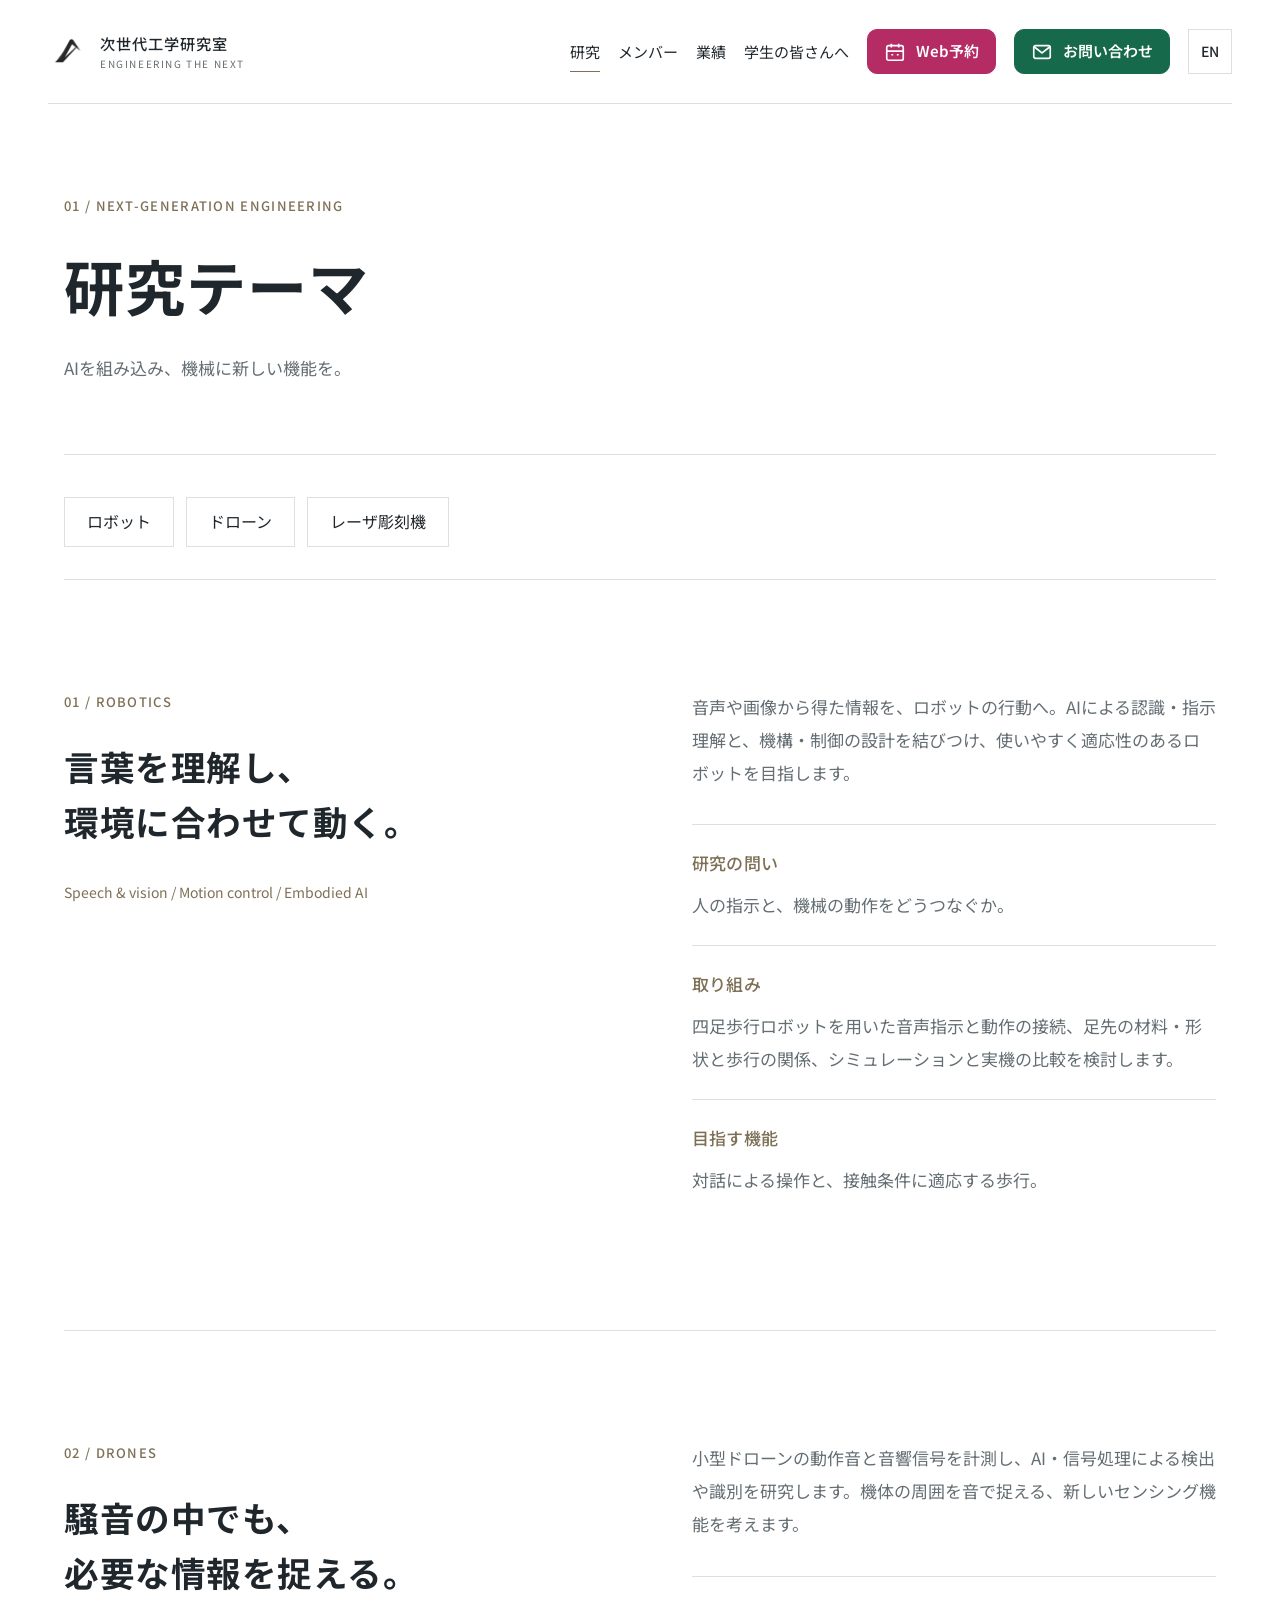
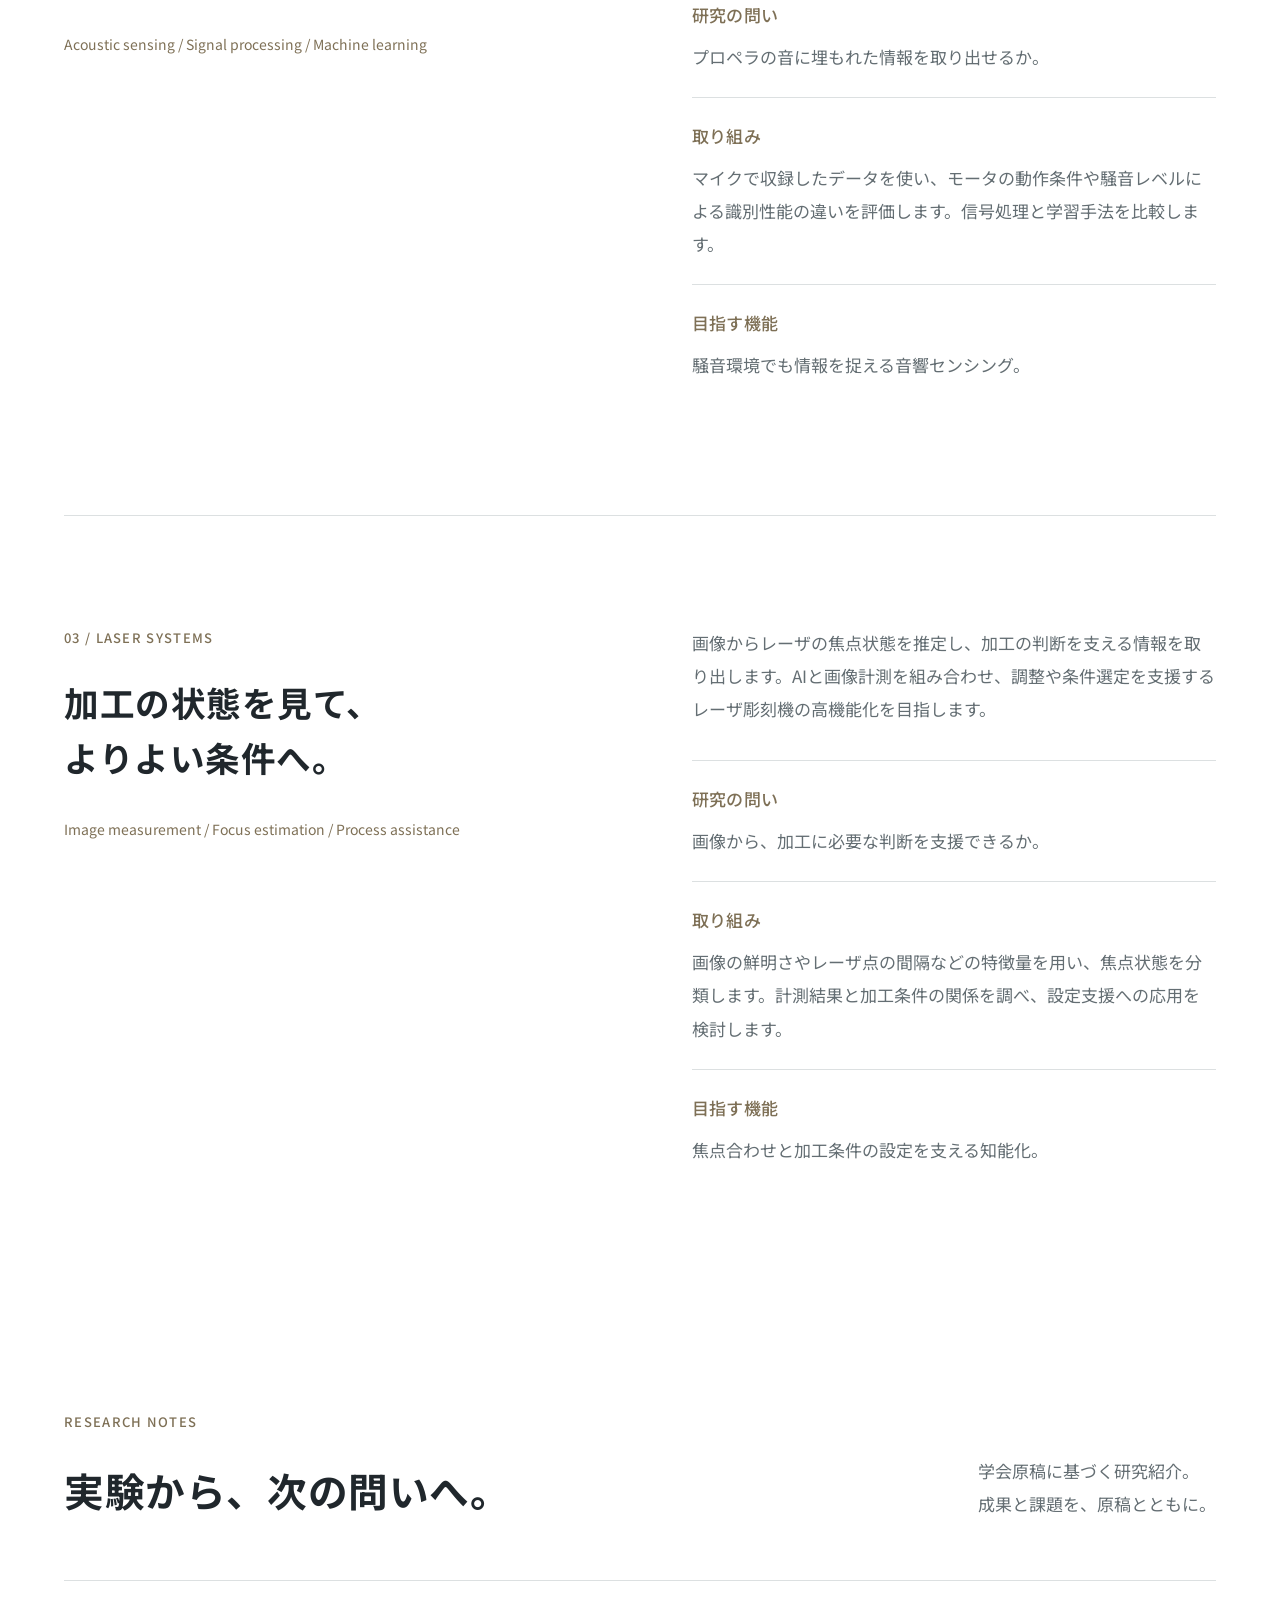
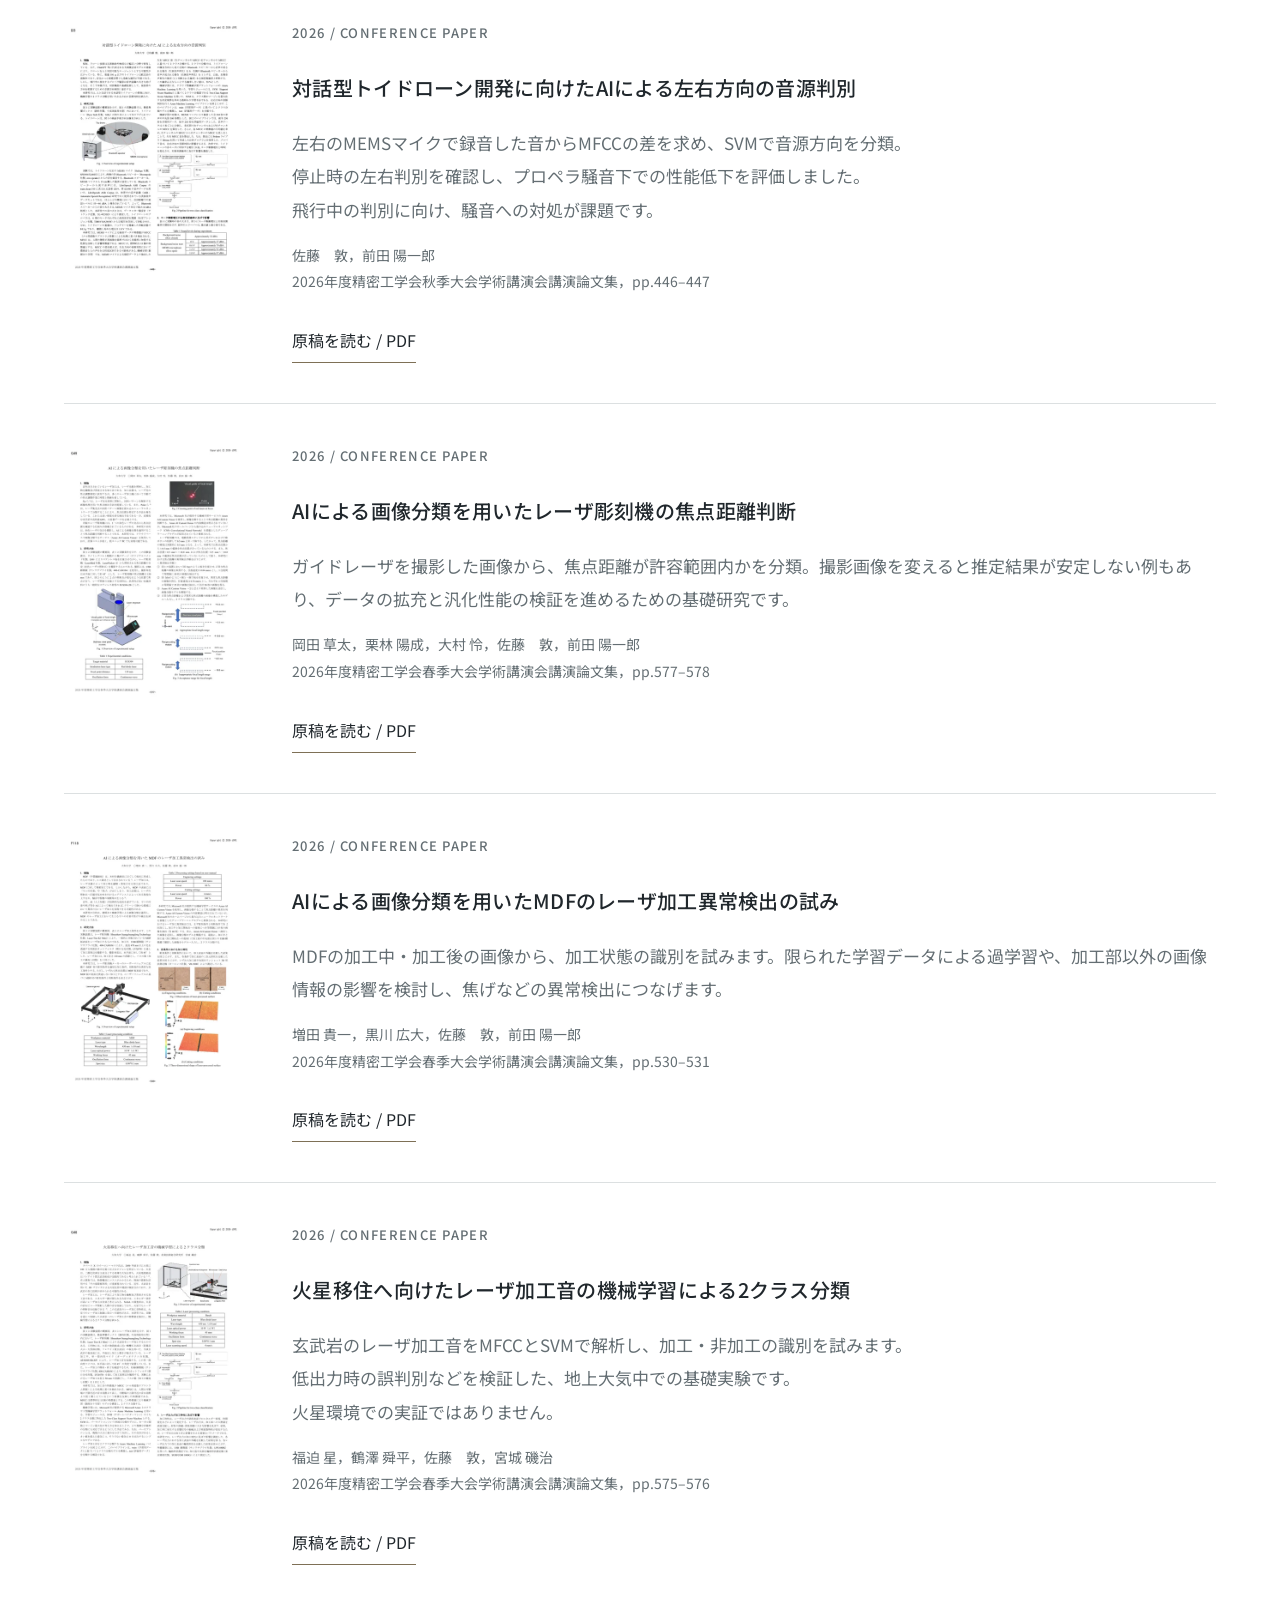
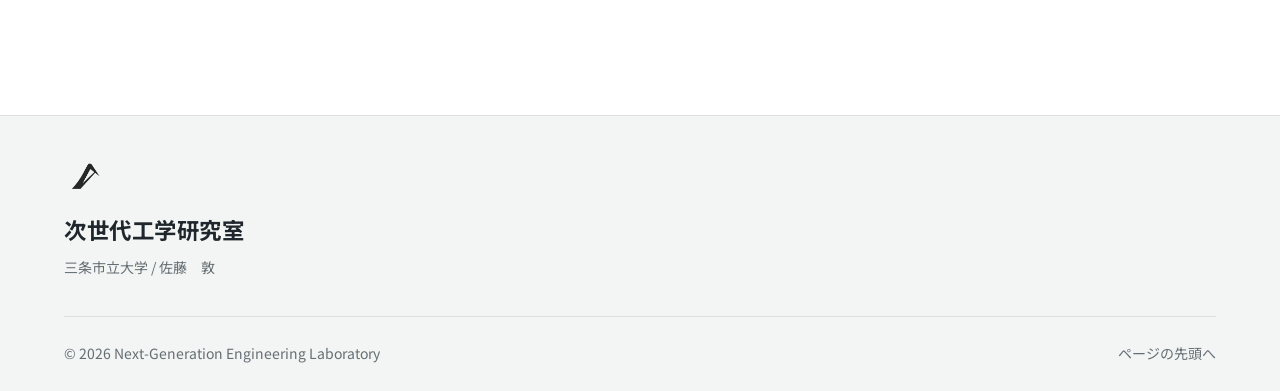
<file: research.html>
<!DOCTYPE html>
<html lang="ja"><head><meta charset="utf-8"/><meta content="width=device-width,initial-scale=1" name="viewport"/><meta content="light" name="color-scheme"/><title>研究内容｜三条市立大学 次世代工学研究室・佐藤 敦</title><meta name="description" content="三条市立大学・次世代工学研究室（佐藤 敦）の研究紹介。AI、音響、画像を活用したロボット・ドローン・レーザ加工機の高機能化に取り組んでいます。"/><link rel="stylesheet" href="assets/fonts/typography.css?v=20261031-1"/><link href="assets/lab-logo.png" rel="icon" type="image/png"/><link href="assets/style.css?v=20261031-1" rel="stylesheet"/><script defer="" src="assets/config.js?v=20261008-3"></script><script defer="" src="assets/site.js?v=20261008-3"></script><link rel="stylesheet" href="assets/actions.css?v=20261008-3"/><link rel="canonical" href="https://quatroimage7-collab.github.io/nextgen-lab/research.html"/><link rel="stylesheet" href="assets/readability.css?v=20261031-1"/></head><body class="research"><a class="skip-link" href="#main"><span class="" data-en="Skip to content" data-ja="本文へ移動">本文へ移動</span></a><div aria-hidden="true" class="reading-progress"></div><header class="site-header"><a class="brand" href="index.html"><img alt="" class="brand-logo" height="46" src="assets/lab-logo.png" width="56"/><span class="brand-name"><span class="" data-en="Next-Generation Engineering" data-ja="次世代工学研究室">次世代工学研究室</span><small>ENGINEERING THE NEXT</small></span></a><div class="header-controls"><button aria-label="Switch language to English" class="lang-button" type="button">EN</button><button aria-controls="site-nav" aria-expanded="false" class="menu-button" type="button"><span class="" data-en="Menu" data-ja="メニュー">メニュー</span></button></div><nav aria-label="メインナビゲーション" id="site-nav"><a aria-current="page" href="research.html"><span class="" data-en="Research" data-ja="研究">研究</span></a><a href="members.html"><span class="" data-en="People" data-ja="メンバー">メンバー</span></a><a href="publications.html"><span class="" data-en="Publications" data-ja="業績">業績</span></a><a href="students.html"><span class="" data-en="For students" data-ja="学生の皆さんへ">学生の皆さんへ</span></a><a class="button cta cta-booking" data-booking="" href="https://cal.com/佐藤敦-u9lood/reservation"><svg aria-hidden="true" fill="none" stroke="currentColor" stroke-width="1.8" viewBox="0 0 24 24"><rect height="16" rx="2" width="18" x="3" y="5"></rect><path d="M16 3v4M8 3v4M3 11h18M8 15h2M14 15h2"></path></svg><span data-en="Book a meeting" data-ja="Web予約">Web予約</span></a><a class="button cta cta-contact" href="contact.html"><svg aria-hidden="true" fill="none" stroke="currentColor" stroke-width="1.8" viewBox="0 0 24 24"><rect height="14" rx="2" width="18" x="3" y="5"></rect><path d="m3 6 9 7 9-7"></path></svg><span data-en="Contact us" data-ja="お問い合わせ">お問い合わせ</span></a></nav></header><main id="main"><section class="page-heading wrap"><p class="eyebrow">01 / NEXT-GENERATION ENGINEERING</p><h1 class="" data-en="Research" data-ja="研究テーマ">研究テーマ</h1><p class="page-lead" data-en="New capabilities for machines, powered by AI." data-ja="AIを組み込み、機械に新しい機能を。">AIを組み込み、機械に新しい機能を。</p></section><div class="wrap field-links"><a class="pill" href="#robotics"><span class="" data-en="ROBOTICS" data-ja="ロボット">ロボット</span></a><a class="pill" href="#drones"><span class="" data-en="DRONES" data-ja="ドローン">ドローン</span></a><a class="pill" href="#laser"><span class="" data-en="LASER SYSTEMS" data-ja="レーザ彫刻機">レーザ彫刻機</span></a></div><div class="wrap"><article class="research-detail section" id="robotics"><div class="detail-title reveal"><p class="eyebrow">01 / ROBOTICS</p><h2 class="" data-en="Understand intent.
Adapt to the world." data-ja="言葉を理解し、
環境に合わせて動く。">言葉を理解し、
環境に合わせて動く。</h2><p class="technical">Speech &amp; vision / Motion control / Embodied AI</p></div><div class="detail-copy reveal"><p class="intro-text" data-en="Turning spoken and visual information into robot actions. We connect AI perception and instruction understanding with mechanical design and control to explore more usable, adaptive robots." data-ja="音声や画像から得た情報を、ロボットの行動へ。AIによる認識・指示理解と、機構・制御の設計を結びつけ、使いやすく適応性のあるロボットを目指します。">音声や画像から得た情報を、ロボットの行動へ。AIによる認識・指示理解と、機構・制御の設計を結びつけ、使いやすく適応性のあるロボットを目指します。</p><div class="detail-line"><h3 class="" data-en="RESEARCH QUESTION" data-ja="研究の問い">研究の問い</h3><p class="" data-en="How can human instructions become robot actions?" data-ja="人の指示と、機械の動作をどうつなぐか。">人の指示と、機械の動作をどうつなぐか。</p></div><div class="detail-line"><h3 class="" data-en="OUR APPROACH" data-ja="取り組み">取り組み</h3><p class="" data-en="We explore voice-to-action interfaces for quadruped robots, how foot materials and geometry affect walking, and comparisons between simulation and hardware." data-ja="四足歩行ロボットを用いた音声指示と動作の接続、足先の材料・形状と歩行の関係、シミュレーションと実機の比較を検討します。">四足歩行ロボットを用いた音声指示と動作の接続、足先の材料・形状と歩行の関係、シミュレーションと実機の比較を検討します。</p></div><div class="detail-line"><h3 class="" data-en="TARGET CAPABILITY" data-ja="目指す機能">目指す機能</h3><p class="" data-en="Conversational operation and locomotion that adapts to contact conditions." data-ja="対話による操作と、接触条件に適応する歩行。">対話による操作と、接触条件に適応する歩行。</p></div></div></article><article class="research-detail section" id="drones"><div class="detail-title reveal"><p class="eyebrow">02 / DRONES</p><h2 class="" data-en="Find useful signals.
Even in noise." data-ja="騒音の中でも、
必要な情報を捉える。">騒音の中でも、
必要な情報を捉える。</h2><p class="technical">Acoustic sensing / Signal processing / Machine learning</p></div><div class="detail-copy reveal"><p class="intro-text" data-en="We measure small-drone noise and acoustic signals, and study detection and recognition with AI and signal processing. Our goal is to explore new ways for drones to sense their surroundings through sound." data-ja="小型ドローンの動作音と音響信号を計測し、AI・信号処理による検出や識別を研究します。機体の周囲を音で捉える、新しいセンシング機能を考えます。">小型ドローンの動作音と音響信号を計測し、AI・信号処理による検出や識別を研究します。機体の周囲を音で捉える、新しいセンシング機能を考えます。</p><div class="detail-line"><h3 class="" data-en="RESEARCH QUESTION" data-ja="研究の問い">研究の問い</h3><p class="" data-en="Can useful information be recovered from propeller noise?" data-ja="プロペラの音に埋もれた情報を取り出せるか。">プロペラの音に埋もれた情報を取り出せるか。</p></div><div class="detail-line"><h3 class="" data-en="OUR APPROACH" data-ja="取り組み">取り組み</h3><p class="" data-en="Using microphone recordings, we evaluate recognition across motor operating conditions and noise levels, comparing signal-processing and learning methods." data-ja="マイクで収録したデータを使い、モータの動作条件や騒音レベルによる識別性能の違いを評価します。信号処理と学習手法を比較します。">マイクで収録したデータを使い、モータの動作条件や騒音レベルによる識別性能の違いを評価します。信号処理と学習手法を比較します。</p></div><div class="detail-line"><h3 class="" data-en="TARGET CAPABILITY" data-ja="目指す機能">目指す機能</h3><p class="" data-en="Acoustic sensing that remains useful in noisy operating environments." data-ja="騒音環境でも情報を捉える音響センシング。">騒音環境でも情報を捉える音響センシング。</p></div></div></article><article class="research-detail section" id="laser"><div class="detail-title reveal"><p class="eyebrow">03 / LASER SYSTEMS</p><h2 class="" data-en="Observe the process.
Improve the conditions." data-ja="加工の状態を見て、
よりよい条件へ。">加工の状態を見て、
よりよい条件へ。</h2><p class="technical">Image measurement / Focus estimation / Process assistance</p></div><div class="detail-copy reveal"><p class="intro-text" data-en="We estimate laser focus from images and extract information that supports processing decisions. AI and image measurement help us explore smarter laser engraving systems with assisted setup and parameter selection." data-ja="画像からレーザの焦点状態を推定し、加工の判断を支える情報を取り出します。AIと画像計測を組み合わせ、調整や条件選定を支援するレーザ彫刻機の高機能化を目指します。">画像からレーザの焦点状態を推定し、加工の判断を支える情報を取り出します。AIと画像計測を組み合わせ、調整や条件選定を支援するレーザ彫刻機の高機能化を目指します。</p><div class="detail-line"><h3 class="" data-en="RESEARCH QUESTION" data-ja="研究の問い">研究の問い</h3><p class="" data-en="Can images support better processing decisions?" data-ja="画像から、加工に必要な判断を支援できるか。">画像から、加工に必要な判断を支援できるか。</p></div><div class="detail-line"><h3 class="" data-en="OUR APPROACH" data-ja="取り組み">取り組み</h3><p class="" data-en="We classify focus states using features such as image sharpness and laser-spot separation, and investigate how measurements can support processing setup." data-ja="画像の鮮明さやレーザ点の間隔などの特徴量を用い、焦点状態を分類します。計測結果と加工条件の関係を調べ、設定支援への応用を検討します。">画像の鮮明さやレーザ点の間隔などの特徴量を用い、焦点状態を分類します。計測結果と加工条件の関係を調べ、設定支援への応用を検討します。</p></div><div class="detail-line"><h3 class="" data-en="TARGET CAPABILITY" data-ja="目指す機能">目指す機能</h3><p class="" data-en="Intelligent assistance for focusing and processing setup." data-ja="焦点合わせと加工条件の設定を支える知能化。">焦点合わせと加工条件の設定を支える知能化。</p></div></div></article></div><section class="wrap section" id="papers"><div class="section-heading"><div><p class="eyebrow">RESEARCH NOTES</p><h2 class="" data-en="From experiments to new questions." data-ja="実験から、次の問いへ。">実験から、次の問いへ。</h2></div><p class="" data-en="Research summaries grounded in our conference manuscripts." data-ja="学会原稿に基づく研究紹介。
成果と課題を、原稿とともに。">学会原稿に基づく研究紹介。
成果と課題を、原稿とともに。</p></div><div class="paper-grid"><article class="paper-card"><a href="papers/drone-sound-2026.pdf" rel="noopener" target="_blank"><img alt="対話型トイドローン開発に向けたAIによる左右方向の音源判別の原稿1ページ目" height="594" loading="lazy" src="assets/drone-sound-2026.webp" width="420"/></a><div><p class="eyebrow">2026 / CONFERENCE PAPER</p><h3 class="" data-en="Sound-source direction for conversational toy drones" data-ja="対話型トイドローン開発に向けたAIによる左右方向の音源判別">対話型トイドローン開発に向けたAIによる左右方向の音源判別</h3><p data-readable-paragraph="" class="" data-en="Stereo microphone features (MFCC differences) and an SVM are used to classify left and right sound sources. Direction recognition was possible with the motors stopped; propeller noise reduced performance." data-ja="左右のMEMSマイクで録音した音からMFCCの差を求め、SVMで音源方向を分類。
停止時の左右判別を確認し、プロペラ騒音下での性能低下を評価しました。
飛行中の判別に向け、騒音への対処が課題です。">左右のMEMSマイクで録音した音からMFCCの差を求め、SVMで音源方向を分類。
停止時の左右判別を確認し、プロペラ騒音下での性能低下を評価しました。
飛行中の判別に向け、騒音への対処が課題です。</p><p class="paper-meta">佐藤　敦，前田 陽一郎<br/>2026年度精密工学会秋季大会学術講演会講演論文集，pp.446–447</p><a class="text-link" href="papers/drone-sound-2026.pdf" rel="noopener" target="_blank">原稿を読む / PDF</a></div></article><article class="paper-card"><a href="papers/laser-focus-2026.pdf" rel="noopener" target="_blank"><img alt="AIによる画像分類を用いたレーザ彫刻機の焦点距離判断の原稿1ページ目" height="594" loading="lazy" src="assets/laser-focus-2026.webp" width="420"/></a><div><p class="eyebrow">2026 / CONFERENCE PAPER</p><h3 class="" data-en="Image-based laser focus classification" data-ja="AIによる画像分類を用いたレーザ彫刻機の焦点距離判断">AIによる画像分類を用いたレーザ彫刻機の焦点距離判断</h3><p class="" data-en="Images of guide-laser spots are classified by focus condition. Results were not consistent across different images, highlighting the need for more data and validation of generalization." data-ja="ガイドレーザを撮影した画像から、焦点距離が許容範囲内かを分類。撮影画像を変えると推定結果が安定しない例もあり、データの拡充と汎化性能の検証を進めるための基礎研究です。">ガイドレーザを撮影した画像から、焦点距離が許容範囲内かを分類。撮影画像を変えると推定結果が安定しない例もあり、データの拡充と汎化性能の検証を進めるための基礎研究です。</p><p class="paper-meta">岡田 草太，栗林 陽成，大村 怜，佐藤　敦，前田 陽一郎<br/>2026年度精密工学会春季大会学術講演会講演論文集，pp.577–578</p><a class="text-link" href="papers/laser-focus-2026.pdf" rel="noopener" target="_blank">原稿を読む / PDF</a></div></article><article class="paper-card"><a href="papers/mdf-detection-2026.pdf" rel="noopener" target="_blank"><img alt="AIによる画像分類を用いたMDFのレーザ加工異常検出の試みの原稿1ページ目" height="594" loading="lazy" src="assets/mdf-detection-2026.webp" width="420"/></a><div><p class="eyebrow">2026 / CONFERENCE PAPER</p><h3 class="" data-en="Image-based anomaly detection in MDF laser processing" data-ja="AIによる画像分類を用いたMDFのレーザ加工異常検出の試み">AIによる画像分類を用いたMDFのレーザ加工異常検出の試み</h3><p class="" data-en="Images captured during and after MDF laser processing are used to explore process classification. The study examines overfitting and background-image effects as challenges for anomaly detection." data-ja="MDFの加工中・加工後の画像から、加工状態の識別を試みます。限られた学習データによる過学習や、加工部以外の画像情報の影響を検討し、焦げなどの異常検出につなげます。">MDFの加工中・加工後の画像から、加工状態の識別を試みます。限られた学習データによる過学習や、加工部以外の画像情報の影響を検討し、焦げなどの異常検出につなげます。</p><p class="paper-meta">増田 貴一，黒川 広大，佐藤　敦，前田 陽一郎<br/>2026年度精密工学会春季大会学術講演会講演論文集，pp.530–531</p><a class="text-link" href="papers/mdf-detection-2026.pdf" rel="noopener" target="_blank">原稿を読む / PDF</a></div></article><article class="paper-card"><a href="papers/basalt-sound-2026.pdf" rel="noopener" target="_blank"><img alt="火星移住へ向けたレーザ加工音の機械学習による2クラス分類の原稿1ページ目" height="594" loading="lazy" src="assets/basalt-sound-2026.webp" width="420"/></a><div><p class="eyebrow">2026 / CONFERENCE PAPER</p><h3 class="" data-en="Classifying basalt laser-processing sounds" data-ja="火星移住へ向けたレーザ加工音の機械学習による2クラス分類">火星移住へ向けたレーザ加工音の機械学習による2クラス分類</h3><p data-readable-paragraph="" class="" data-en="MFCC features and an SVM are used to explore machining/non-machining classification from basalt laser-processing sounds. Low-power misclassification remains a challenge. These are terrestrial experiments, not tests in a Martian atmosphere." data-ja="玄武岩のレーザ加工音をMFCCとSVMで解析し、加工・非加工の識別を試みます。
低出力時の誤判別などを検証した、地上大気中での基礎実験です。
火星環境での実証ではありません。">玄武岩のレーザ加工音をMFCCとSVMで解析し、加工・非加工の識別を試みます。
低出力時の誤判別などを検証した、地上大気中での基礎実験です。
火星環境での実証ではありません。</p><p class="paper-meta">福迫 星，鶴澤 舜平，佐藤　敦，宮城 磯治<br/>2026年度精密工学会春季大会学術講演会講演論文集，pp.575–576</p><a class="text-link" href="papers/basalt-sound-2026.pdf" rel="noopener" target="_blank">原稿を読む / PDF</a></div></article></div></section></main><footer class="site-footer"><div class="wrap"><div class="footer-top"><div><img alt="" class="footer-logo" height="60" src="assets/lab-logo.png" width="76"/><h2 class="" data-en="Next-Generation Engineering Laboratory" data-ja="次世代工学研究室">次世代工学研究室</h2><p class="muted" data-en="Sanjo City University / 佐藤　敦" data-ja="三条市立大学 / 佐藤　敦">三条市立大学 / 佐藤　敦</p></div></div><div class="footer-bottom"><p>© 2026 Next-Generation Engineering Laboratory</p><a href="#main"><span class="" data-en="Back to top" data-ja="ページの先頭へ">ページの先頭へ</span></a></div></div></footer></body></html>
</file>
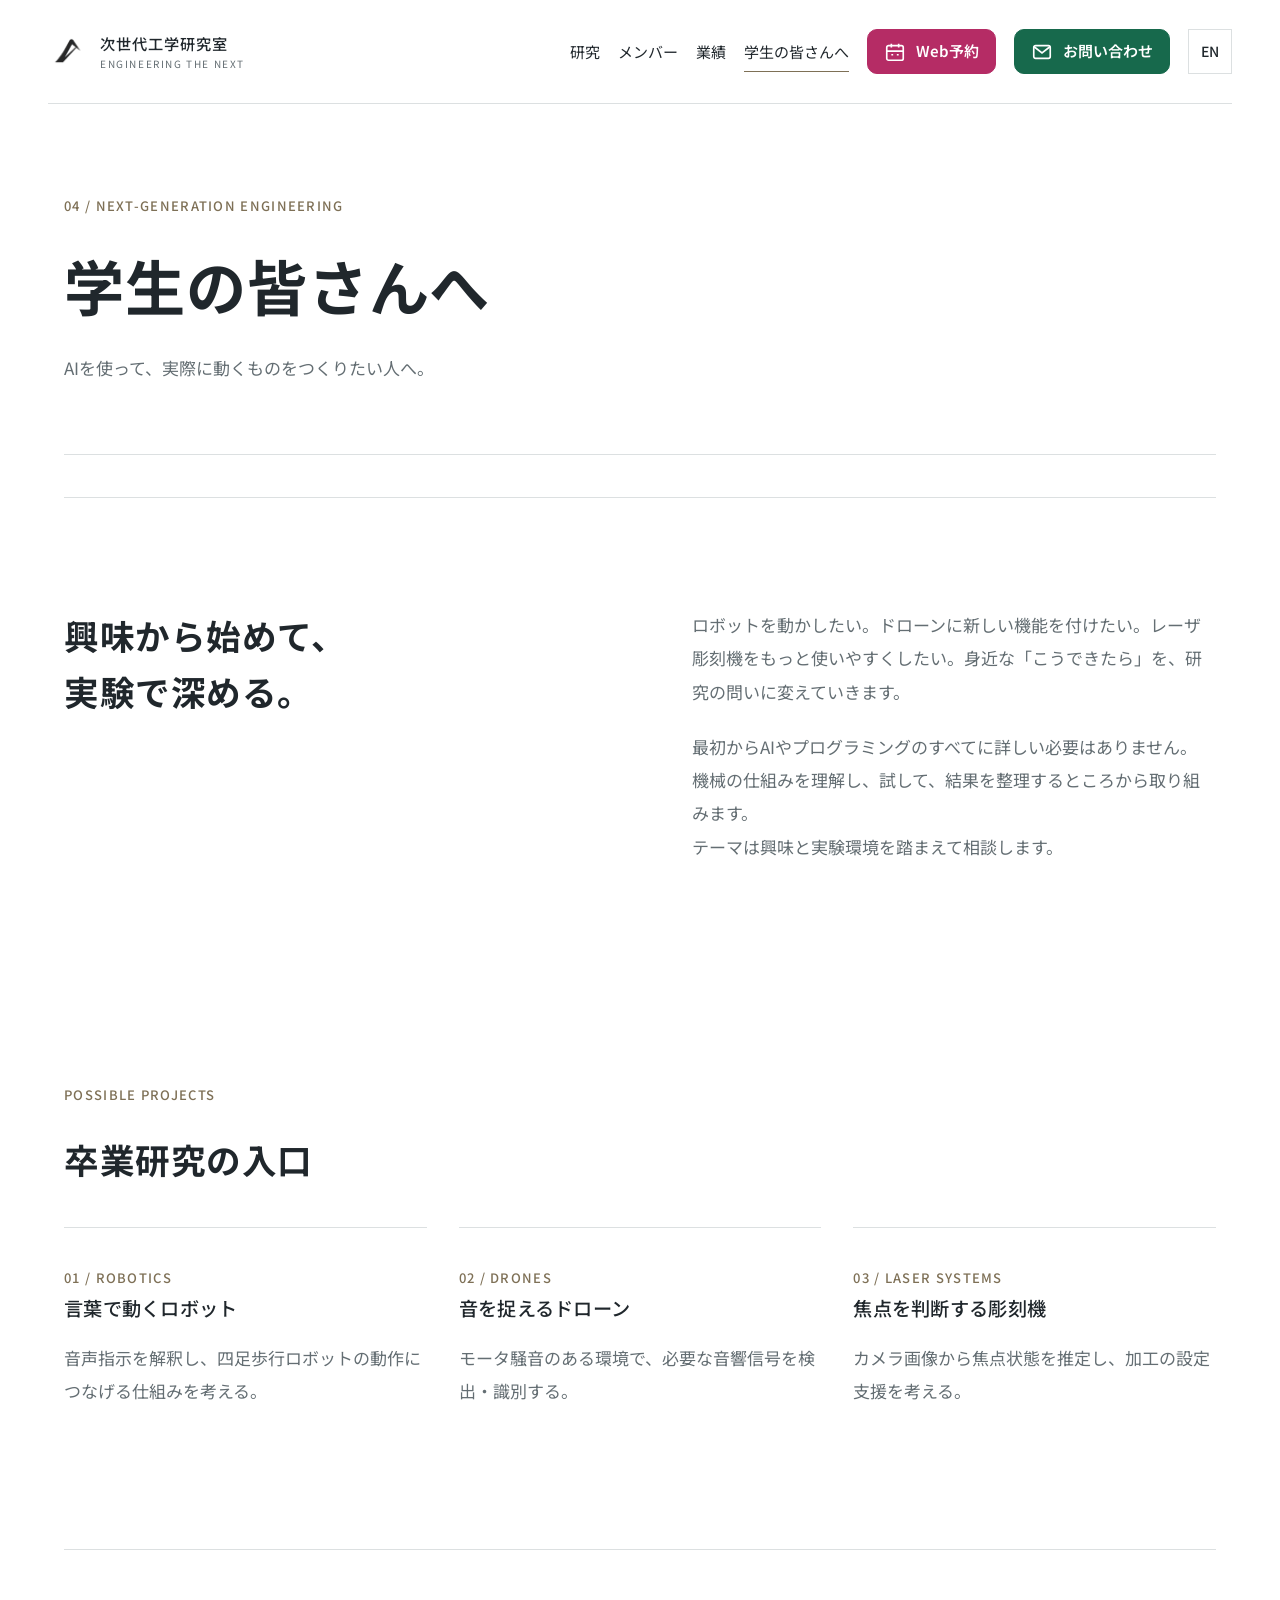
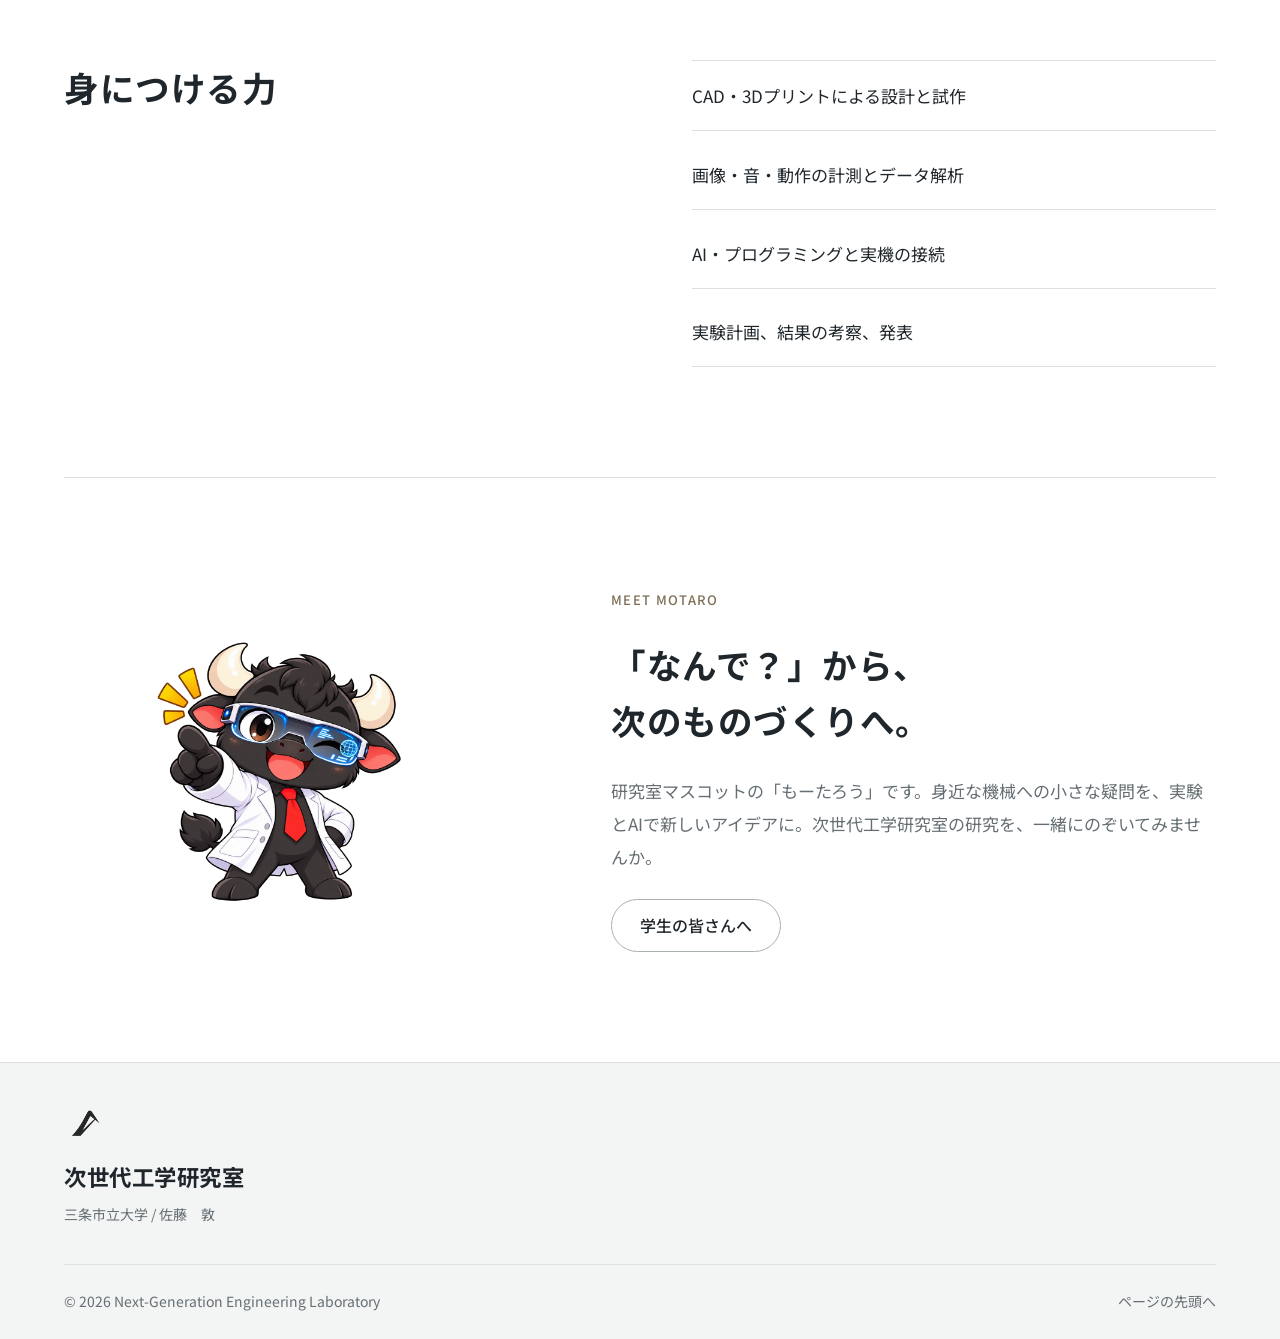
<file: students.html>
<!DOCTYPE html>
<html lang="ja"><head><meta charset="utf-8"/><meta content="width=device-width,initial-scale=1" name="viewport"/><meta content="light" name="color-scheme"/><title>学生の皆さんへ｜三条市立大学 次世代工学研究室・佐藤 敦</title><meta name="description" content="三条市立大学・次世代工学研究室（佐藤 敦）に関心のある学生の皆さんへ。機械工学とAIを使った研究や、研究室での学びを紹介します。"/><link rel="stylesheet" href="assets/fonts/typography.css?v=20261031-1"/><link href="assets/lab-logo.png" rel="icon" type="image/png"/><link href="assets/style.css?v=20261031-1" rel="stylesheet"/><script defer="" src="assets/config.js?v=20261008-3"></script><script defer="" src="assets/site.js?v=20261008-3"></script><link rel="stylesheet" href="assets/actions.css?v=20261008-3"/><link rel="canonical" href="https://quatroimage7-collab.github.io/nextgen-lab/students.html"/><link rel="stylesheet" href="assets/readability.css?v=20261031-1"/></head><body class="students"><a class="skip-link" href="#main"><span class="" data-en="Skip to content" data-ja="本文へ移動">本文へ移動</span></a><div aria-hidden="true" class="reading-progress"></div><header class="site-header"><a class="brand" href="index.html"><img alt="" class="brand-logo" height="46" src="assets/lab-logo.png" width="56"/><span class="brand-name"><span class="" data-en="Next-Generation Engineering" data-ja="次世代工学研究室">次世代工学研究室</span><small>ENGINEERING THE NEXT</small></span></a><div class="header-controls"><button aria-label="Switch language to English" class="lang-button" type="button">EN</button><button aria-controls="site-nav" aria-expanded="false" class="menu-button" type="button"><span class="" data-en="Menu" data-ja="メニュー">メニュー</span></button></div><nav aria-label="メインナビゲーション" id="site-nav"><a href="research.html"><span class="" data-en="Research" data-ja="研究">研究</span></a><a href="members.html"><span class="" data-en="People" data-ja="メンバー">メンバー</span></a><a href="publications.html"><span class="" data-en="Publications" data-ja="業績">業績</span></a><a aria-current="page" href="students.html"><span class="" data-en="For students" data-ja="学生の皆さんへ">学生の皆さんへ</span></a><a class="button cta cta-booking" data-booking="" href="https://cal.com/佐藤敦-u9lood/reservation"><svg aria-hidden="true" fill="none" stroke="currentColor" stroke-width="1.8" viewBox="0 0 24 24"><rect height="16" rx="2" width="18" x="3" y="5"></rect><path d="M16 3v4M8 3v4M3 11h18M8 15h2M14 15h2"></path></svg><span data-en="Book a meeting" data-ja="Web予約">Web予約</span></a><a class="button cta cta-contact" href="contact.html"><svg aria-hidden="true" fill="none" stroke="currentColor" stroke-width="1.8" viewBox="0 0 24 24"><rect height="14" rx="2" width="18" x="3" y="5"></rect><path d="m3 6 9 7 9-7"></path></svg><span data-en="Contact us" data-ja="お問い合わせ">お問い合わせ</span></a></nav></header><main id="main"><section class="page-heading wrap"><p class="eyebrow">04 / NEXT-GENERATION ENGINEERING</p><h1 class="" data-en="For students" data-ja="学生の皆さんへ">学生の皆さんへ</h1><p class="page-lead" data-en="For those who want to build real things with AI." data-ja="AIを使って、実際に動くものをつくりたい人へ。">AIを使って、実際に動くものをつくりたい人へ。</p></section><div class="wrap"><section class="section two-col"><div class="reveal"><h2 class="" data-en="Start with curiosity.
Learn through experiments." data-ja="興味から始めて、
実験で深める。">興味から始めて、
実験で深める。</h2></div><div class="reveal"><p class="" data-en="Make a robot move. Give a drone a new capability. Make a laser engraver easier to use. Turn “what if?” into a research question." data-ja="ロボットを動かしたい。ドローンに新しい機能を付けたい。レーザ彫刻機をもっと使いやすくしたい。身近な「こうできたら」を、研究の問いに変えていきます。">ロボットを動かしたい。ドローンに新しい機能を付けたい。レーザ彫刻機をもっと使いやすくしたい。身近な「こうできたら」を、研究の問いに変えていきます。</p><p data-readable-paragraph="" class="" data-en="You do not need to know everything about AI or programming before you start. Begin by understanding the machine, trying an experiment and organizing the results. Projects are discussed based on interests and available resources." data-ja="最初からAIやプログラミングのすべてに詳しい必要はありません。
機械の仕組みを理解し、試して、結果を整理するところから取り組みます。
テーマは興味と実験環境を踏まえて相談します。">最初からAIやプログラミングのすべてに詳しい必要はありません。
機械の仕組みを理解し、試して、結果を整理するところから取り組みます。
テーマは興味と実験環境を踏まえて相談します。</p></div></section><section class="section"><p class="eyebrow">POSSIBLE PROJECTS</p><h2 class="" data-en="Possible starting points" data-ja="卒業研究の入口">卒業研究の入口</h2><div class="project-grid"><article class="project-card reveal"><span class="eyebrow">01 / ROBOTICS</span><h3 class="" data-en="Voice-operated robots" data-ja="言葉で動くロボット">言葉で動くロボット</h3><p class="" data-en="Explore how interpreted voice instructions can control a quadruped robot." data-ja="音声指示を解釈し、四足歩行ロボットの動作につなげる仕組みを考える。">音声指示を解釈し、四足歩行ロボットの動作につなげる仕組みを考える。</p></article><article class="project-card reveal"><span class="eyebrow">02 / DRONES</span><h3 class="" data-en="Drones that listen" data-ja="音を捉えるドローン">音を捉えるドローン</h3><p class="" data-en="Detect and recognize useful acoustic signals in the presence of motor noise." data-ja="モータ騒音のある環境で、必要な音響信号を検出・識別する。">モータ騒音のある環境で、必要な音響信号を検出・識別する。</p></article><article class="project-card reveal"><span class="eyebrow">03 / LASER SYSTEMS</span><h3 class="" data-en="Focus-aware engraving" data-ja="焦点を判断する彫刻機">焦点を判断する彫刻機</h3><p class="" data-en="Estimate focus from camera images and explore assistance for processing setup." data-ja="カメラ画像から焦点状態を推定し、加工の設定支援を考える。">カメラ画像から焦点状態を推定し、加工の設定支援を考える。</p></article></div></section><section class="section two-col"><div><h2 class="" data-en="Skills to develop" data-ja="身につける力">身につける力</h2></div><ul class="skill-list"><li><span class="" data-en="Design and prototyping with CAD and 3D printing" data-ja="CAD・3Dプリントによる設計と試作">CAD・3Dプリントによる設計と試作</span></li><li><span class="" data-en="Measurement and analysis of images, sound and motion" data-ja="画像・音・動作の計測とデータ解析">画像・音・動作の計測とデータ解析</span></li><li><span class="" data-en="Connecting AI and software to hardware" data-ja="AI・プログラミングと実機の接続">AI・プログラミングと実機の接続</span></li><li><span class="" data-en="Experimental design, interpretation and presentation" data-ja="実験計画、結果の考察、発表">実験計画、結果の考察、発表</span></li></ul></section></div><section class="motaro-panel wrap section"><img alt="白衣を着て指をさす研究室マスコット、もーたろう" height="480" loading="lazy" src="assets/motaro.webp" width="480"/><div><p class="eyebrow">MEET MOTARO</p><h2 class="" data-en="Start with “why?”
Create what comes next." data-ja="「なんで？」から、
次のものづくりへ。">「なんで？」から、
次のものづくりへ。</h2><p class="" data-en="Meet Motaro, our laboratory mascot. Turn everyday questions about machines into new ideas through experiments and AI." data-ja="研究室マスコットの「もーたろう」です。身近な機械への小さな疑問を、実験とAIで新しいアイデアに。次世代工学研究室の研究を、一緒にのぞいてみませんか。">研究室マスコットの「もーたろう」です。身近な機械への小さな疑問を、実験とAIで新しいアイデアに。次世代工学研究室の研究を、一緒にのぞいてみませんか。</p><a class="button outline" href="students.html"><span class="" data-en="For students" data-ja="学生の皆さんへ">学生の皆さんへ</span></a></div></section></main><footer class="site-footer"><div class="wrap"><div class="footer-top"><div><img alt="" class="footer-logo" height="60" src="assets/lab-logo.png" width="76"/><h2 class="" data-en="Next-Generation Engineering Laboratory" data-ja="次世代工学研究室">次世代工学研究室</h2><p class="muted" data-en="Sanjo City University / 佐藤　敦" data-ja="三条市立大学 / 佐藤　敦">三条市立大学 / 佐藤　敦</p></div></div><div class="footer-bottom"><p>© 2026 Next-Generation Engineering Laboratory</p><a href="#main"><span class="" data-en="Back to top" data-ja="ページの先頭へ">ページの先頭へ</span></a></div></div></footer></body></html>
</file>
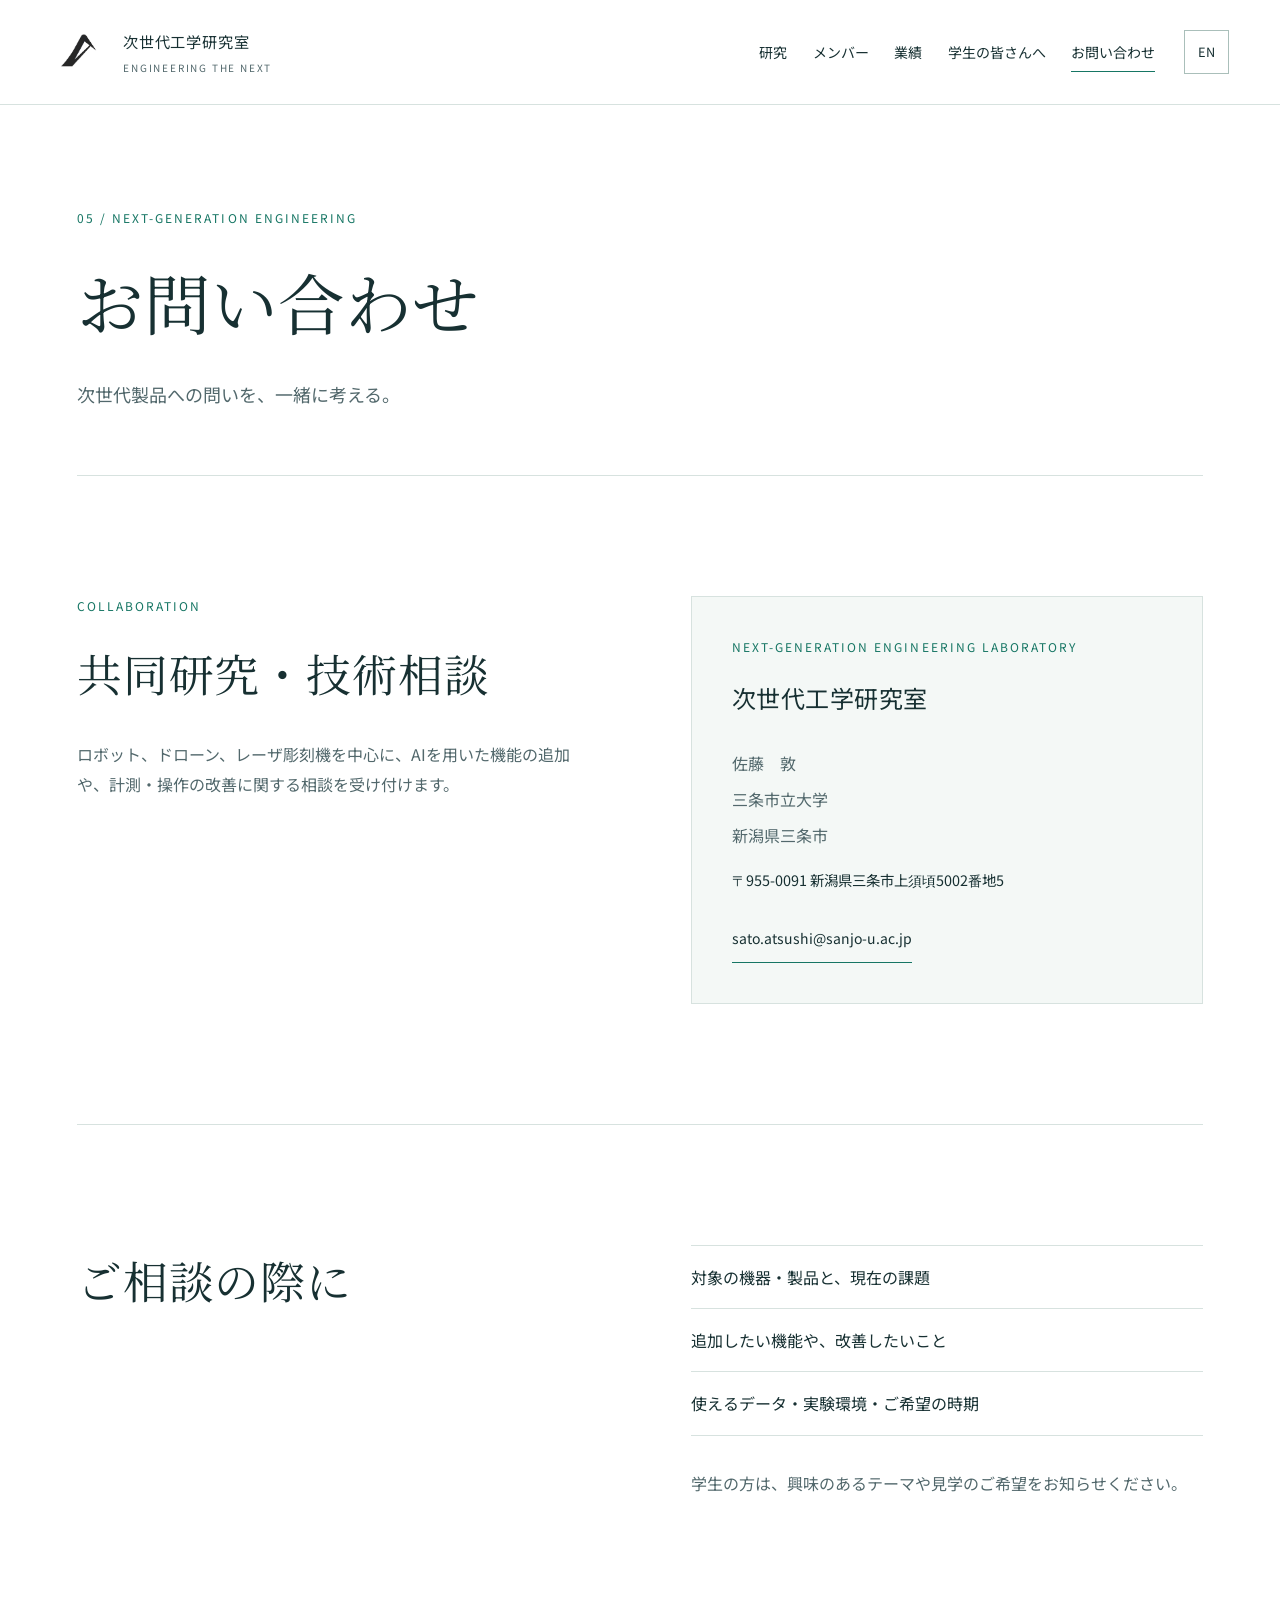
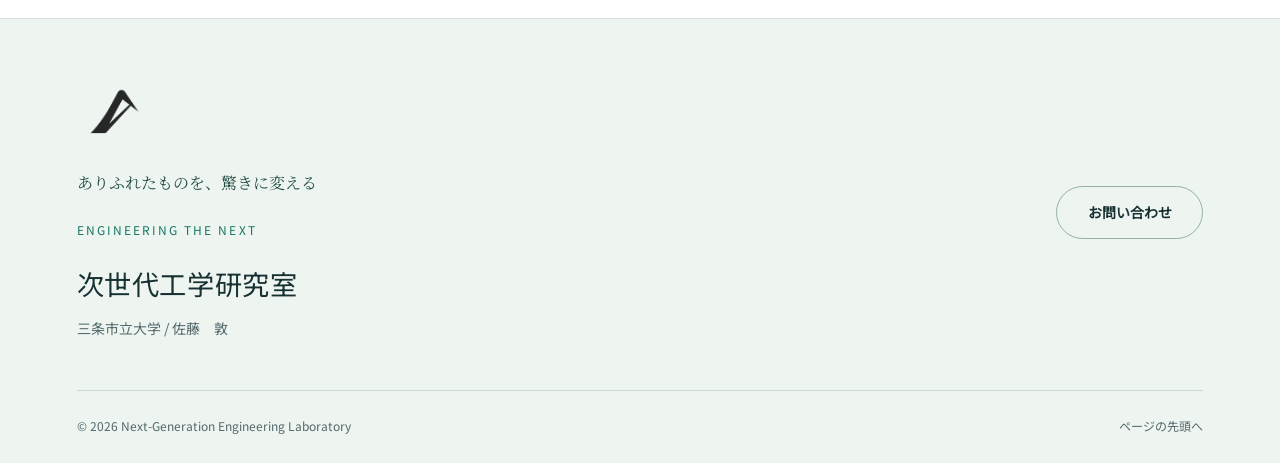
<file: sato-lab-website (3)/nextgen-lab/contact.html>
<!doctype html><html lang="ja"><head><meta charset="utf-8"><meta name="viewport" content="width=device-width,initial-scale=1"><meta name="color-scheme" content="light"><title>お問い合わせ | 次世代工学研究室</title><meta name="description" content="次世代工学研究室。AIを活用してロボット・ドローン・レーザ彫刻機を高機能化し、次世代製品につながる技術を研究します。"><link rel="icon" type="image/png" href="assets/lab-logo.png"><link rel="stylesheet" href="assets/style.css"><script defer src="assets/config.js"></script><script defer src="assets/site.js"></script></head><body class="contact"><a class="skip-link" href="#main"><span class="" data-ja="本文へ移動" data-en="Skip to content">本文へ移動</span></a><div class="reading-progress" aria-hidden="true"></div><header class="site-header"><a class="brand" href="index.html"><img class="brand-logo" src="assets/lab-logo.png" alt="" width="56" height="46"><span class="brand-name"><span class="" data-ja="次世代工学研究室" data-en="Next-Generation Engineering">次世代工学研究室</span><small>ENGINEERING THE NEXT</small></span></a><nav id="site-nav" aria-label="メインナビゲーション"><a href="research.html" ><span class="" data-ja="研究" data-en="Research">研究</span></a><a href="members.html" ><span class="" data-ja="メンバー" data-en="People">メンバー</span></a><a href="publications.html" ><span class="" data-ja="業績" data-en="Publications">業績</span></a><a href="students.html" ><span class="" data-ja="学生の皆さんへ" data-en="For students">学生の皆さんへ</span></a><a href="contact.html" aria-current=page><span class="" data-ja="お問い合わせ" data-en="Contact">お問い合わせ</span></a></nav><div class="header-controls"><button class="lang-button" aria-label="Switch language to English" type="button">EN</button><button class="menu-button" aria-expanded="false" aria-controls="site-nav" type="button"><span class="" data-ja="メニュー" data-en="Menu">メニュー</span></button></div></header><main id="main"><section class="page-heading wrap"><p class="eyebrow">05 / NEXT-GENERATION ENGINEERING</p><h1 class="" data-ja="お問い合わせ" data-en="Contact">お問い合わせ</h1><p class="page-lead" data-ja="次世代製品への問いを、一緒に考える。" data-en="Exploring questions for the next generation of products.">次世代製品への問いを、一緒に考える。</p></section><div class="wrap"><section class="section two-col"><div class="reveal"><p class="eyebrow">COLLABORATION</p><h2 class="" data-ja="共同研究・技術相談" data-en="Research collaboration">共同研究・技術相談</h2><p class="" data-ja="ロボット、ドローン、レーザ彫刻機を中心に、AIを用いた機能の追加や、計測・操作の改善に関する相談を受け付けます。" data-en="We welcome research inquiries on AI-enabled capabilities and improved measurement or operation, with a focus on robots, drones and laser engraving systems.">ロボット、ドローン、レーザ彫刻機を中心に、AIを用いた機能の追加や、計測・操作の改善に関する相談を受け付けます。</p></div><div class="contact-panel reveal"><p class="eyebrow">NEXT-GENERATION ENGINEERING LABORATORY</p><h2 class="" data-ja="次世代工学研究室" data-en="Next-Generation Engineering Laboratory">次世代工学研究室</h2><p>佐藤　敦</p><p class="" data-ja="三条市立大学" data-en="Sanjo City University">三条市立大学</p><p class="muted" data-ja="新潟県三条市" data-en="Sanjo, Niigata, Japan">新潟県三条市</p><div class="contact-address" hidden></div><div id="email-contact"><a class="text-link" href="mailto:sato.atsushi@sanjo-u.ac.jp">sato.atsushi@sanjo-u.ac.jp</a></div></div></section><section class="section two-col"><div><h2 class="" data-ja="ご相談の際に" data-en="When contacting us">ご相談の際に</h2></div><div><ul class="skill-list"><li><span class="" data-ja="対象の機器・製品と、現在の課題" data-en="The device or product and its current challenges">対象の機器・製品と、現在の課題</span></li><li><span class="" data-ja="追加したい機能や、改善したいこと" data-en="The capability or improvement you would like to explore">追加したい機能や、改善したいこと</span></li><li><span class="" data-ja="使えるデータ・実験環境・ご希望の時期" data-en="Available data, experimental resources and timing">使えるデータ・実験環境・ご希望の時期</span></li></ul><p class="muted" data-ja="学生の方は、興味のあるテーマや見学のご希望をお知らせください。" data-en="Students can share their research interests or ask about a laboratory visit.">学生の方は、興味のあるテーマや見学のご希望をお知らせください。</p></div></section></div></main><footer class="site-footer"><div class="wrap"><div class="footer-top"><div><img class="footer-logo" src="assets/lab-logo.png" alt="" width="76" height="60"><p class="footer-philosophy" data-ja="ありふれたものを、驚きに変える" data-en="Turning the ordinary into the extraordinary.">ありふれたものを、驚きに変える</p><p class="eyebrow">ENGINEERING THE NEXT</p><h2 class="" data-ja="次世代工学研究室" data-en="Next-Generation Engineering Laboratory">次世代工学研究室</h2><p class="muted" data-ja="三条市立大学 / 佐藤　敦" data-en="Sanjo City University / 佐藤　敦">三条市立大学 / 佐藤　敦</p></div><a class="button outline" href="contact.html"><span class="" data-ja="お問い合わせ" data-en="Contact us">お問い合わせ</span></a></div><div class="footer-bottom"><p>© 2026 Next-Generation Engineering Laboratory</p><a href="#main"><span class="" data-ja="ページの先頭へ" data-en="Back to top">ページの先頭へ</span></a></div></div></footer></body></html>
</file>
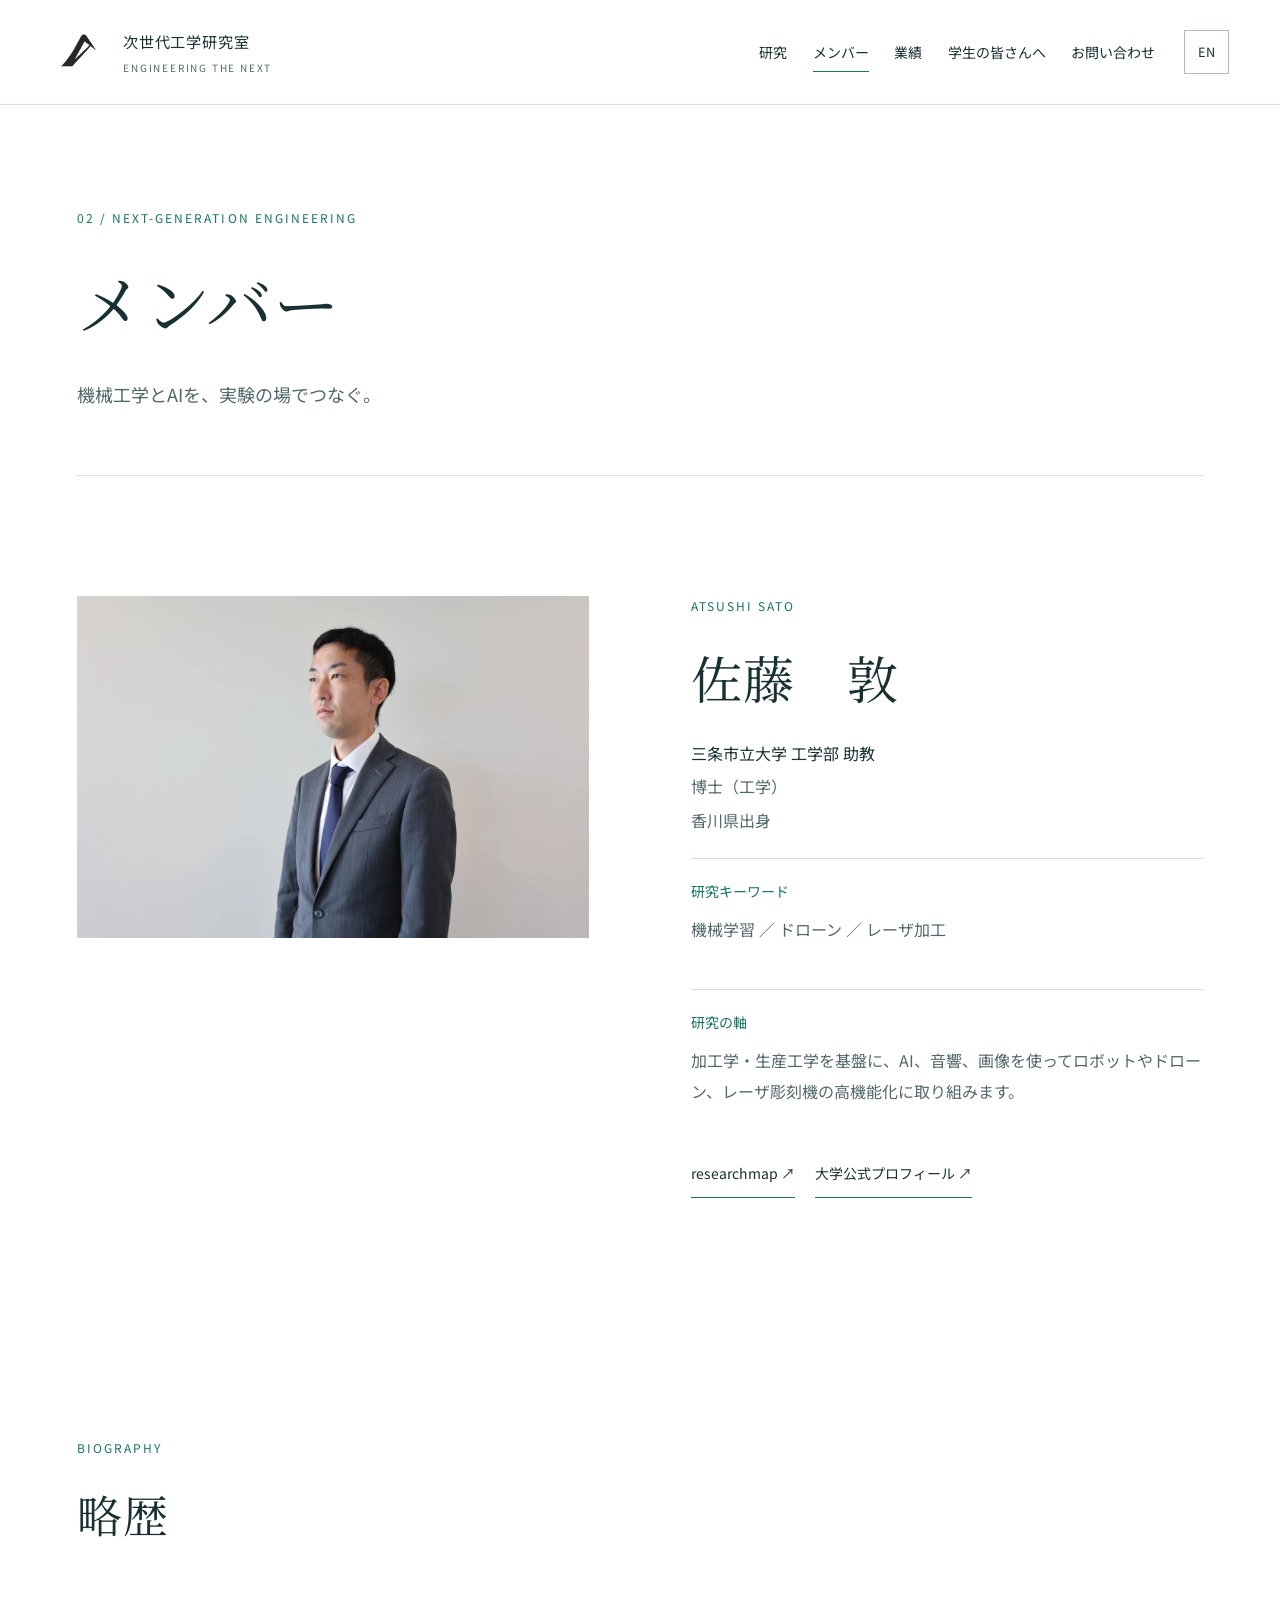
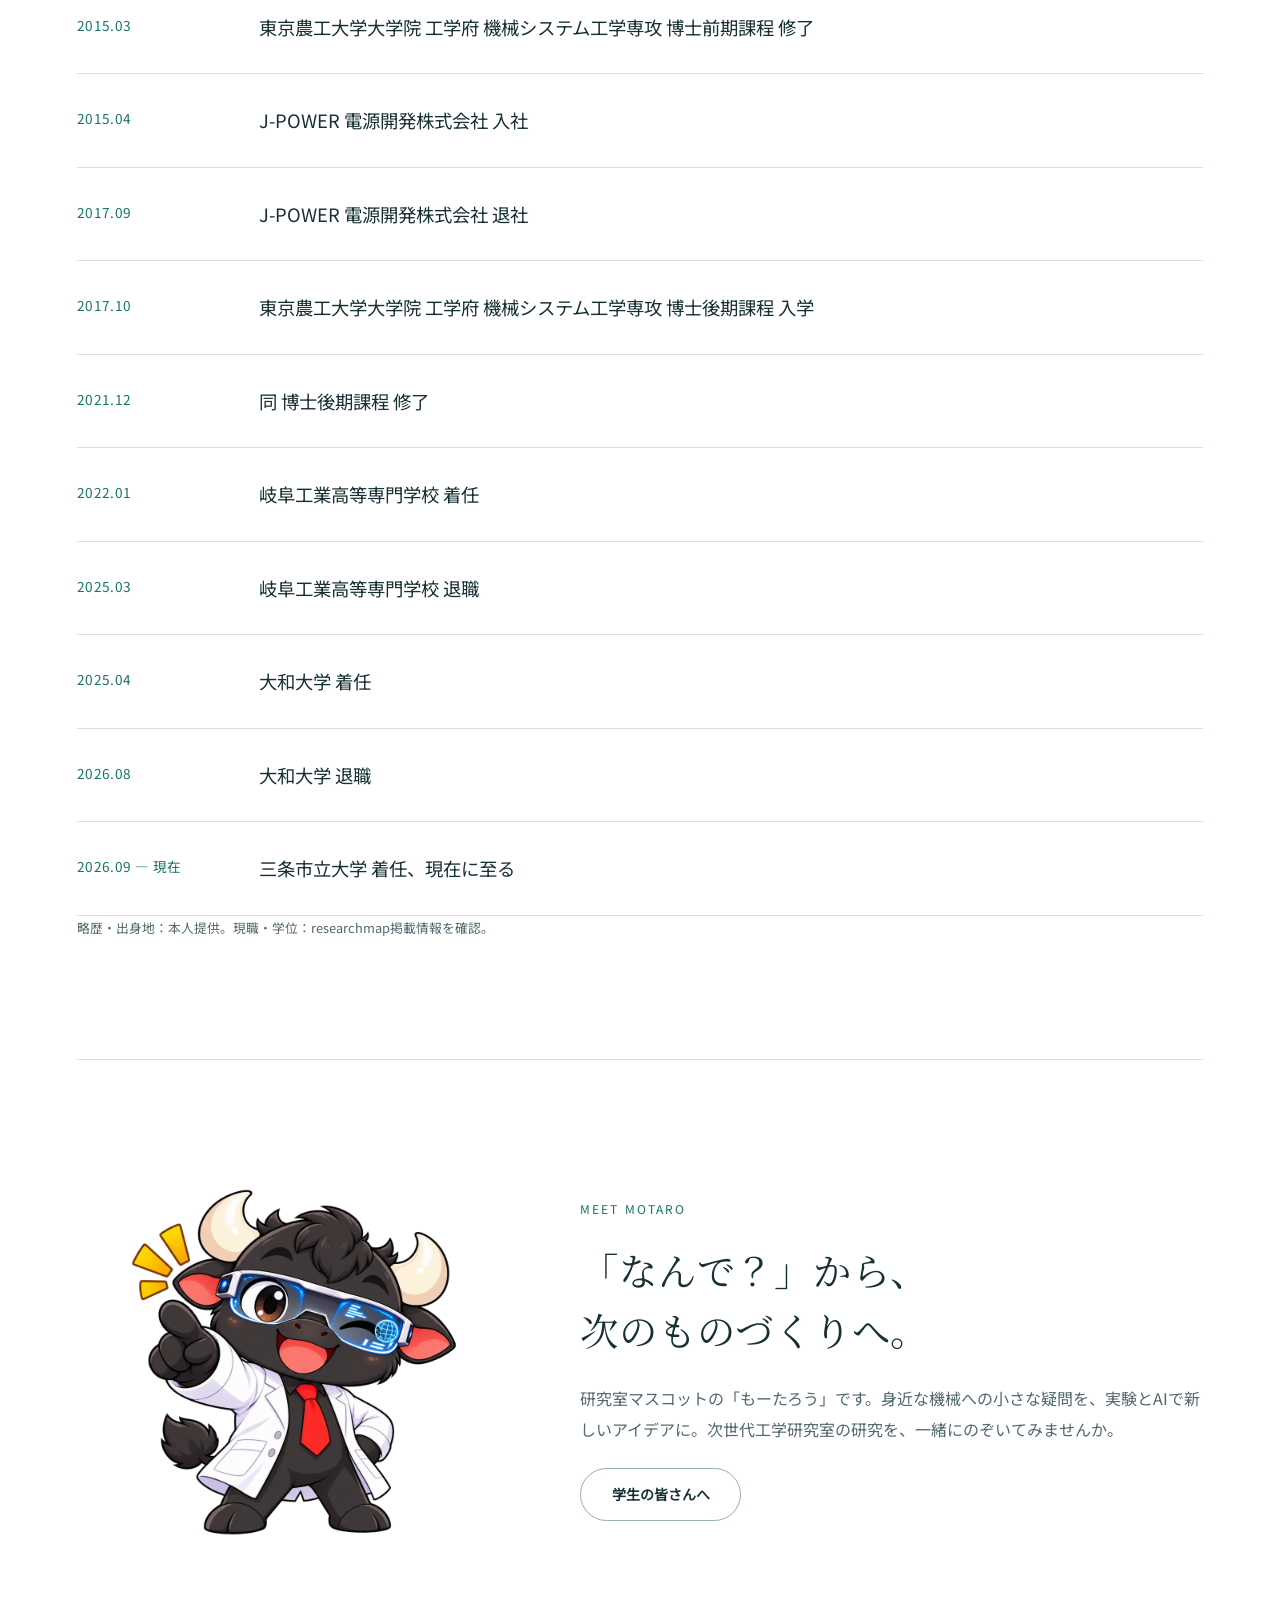
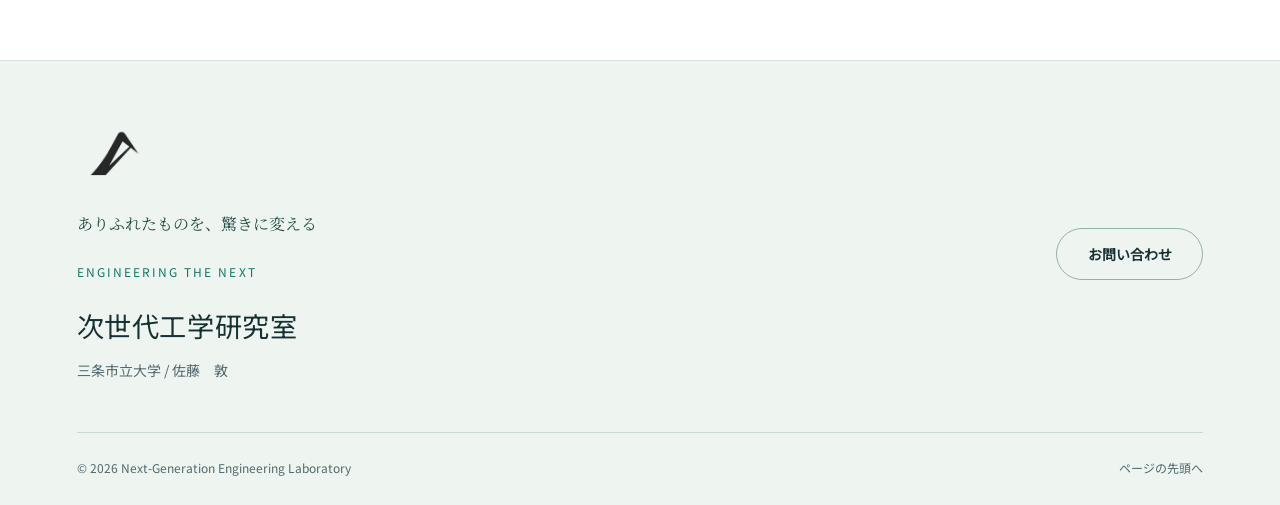
<file: sato-lab-website (3)/nextgen-lab/members.html>
<!doctype html><html lang="ja"><head><meta charset="utf-8"><meta name="viewport" content="width=device-width,initial-scale=1"><meta name="color-scheme" content="light"><title>メンバー | 次世代工学研究室</title><meta name="description" content="次世代工学研究室。AIを活用してロボット・ドローン・レーザ彫刻機を高機能化し、次世代製品につながる技術を研究します。"><link rel="icon" type="image/png" href="assets/lab-logo.png"><link rel="stylesheet" href="assets/style.css"><script defer src="assets/config.js"></script><script defer src="assets/site.js"></script></head><body class="members"><a class="skip-link" href="#main"><span class="" data-ja="本文へ移動" data-en="Skip to content">本文へ移動</span></a><div class="reading-progress" aria-hidden="true"></div><header class="site-header"><a class="brand" href="index.html"><img class="brand-logo" src="assets/lab-logo.png" alt="" width="56" height="46"><span class="brand-name"><span class="" data-ja="次世代工学研究室" data-en="Next-Generation Engineering">次世代工学研究室</span><small>ENGINEERING THE NEXT</small></span></a><nav id="site-nav" aria-label="メインナビゲーション"><a href="research.html" ><span class="" data-ja="研究" data-en="Research">研究</span></a><a href="members.html" aria-current=page><span class="" data-ja="メンバー" data-en="People">メンバー</span></a><a href="publications.html" ><span class="" data-ja="業績" data-en="Publications">業績</span></a><a href="students.html" ><span class="" data-ja="学生の皆さんへ" data-en="For students">学生の皆さんへ</span></a><a href="contact.html" ><span class="" data-ja="お問い合わせ" data-en="Contact">お問い合わせ</span></a></nav><div class="header-controls"><button class="lang-button" aria-label="Switch language to English" type="button">EN</button><button class="menu-button" aria-expanded="false" aria-controls="site-nav" type="button"><span class="" data-ja="メニュー" data-en="Menu">メニュー</span></button></div></header><main id="main"><section class="page-heading wrap"><p class="eyebrow">02 / NEXT-GENERATION ENGINEERING</p><h1 class="" data-ja="メンバー" data-en="People">メンバー</h1><p class="page-lead" data-ja="機械工学とAIを、実験の場でつなぐ。" data-en="Connecting mechanical engineering and AI through experiments.">機械工学とAIを、実験の場でつなぐ。</p></section><div class="wrap"><section class="profile section"><div><img class="faculty-photo" src="assets/atsushi-sato.webp" alt="佐藤　敦" width="1440" height="960"></div><div class="profile-name"><p class="eyebrow">ATSUSHI SATO</p><h2 class="" data-ja="佐藤　敦" data-en="Atsushi Sato">佐藤　敦</h2><p class="" data-ja="三条市立大学 工学部 助教" data-en="Assistant Professor, Faculty of Engineering, Sanjo City University">三条市立大学 工学部 助教</p><p class="muted" data-ja="博士（工学）" data-en="Ph.D. in Engineering">博士（工学）</p><p class="muted" data-ja="香川県出身" data-en="Born in Kagawa Prefecture, Japan">香川県出身</p><div class="detail-line"><h3 class="" data-ja="研究キーワード" data-en="Research keywords">研究キーワード</h3><p class="" data-ja="機械学習 ／ ドローン ／ レーザ加工" data-en="Machine learning / Drones / Laser processing">機械学習 ／ ドローン ／ レーザ加工</p></div><div class="detail-line"><h3 class="" data-ja="研究の軸" data-en="Research focus">研究の軸</h3><p class="" data-ja="加工学・生産工学を基盤に、AI、音響、画像を使ってロボットやドローン、レーザ彫刻機の高機能化に取り組みます。" data-en="Building on manufacturing engineering, we explore AI, acoustics and imaging to extend the capabilities of robots, drones and laser engraving systems.">加工学・生産工学を基盤に、AI、音響、画像を使ってロボットやドローン、レーザ彫刻機の高機能化に取り組みます。</p></div><a class="text-link" href="https://researchmap.jp/sato-atsushi" target="_blank" rel="noopener">researchmap ↗</a><a class="text-link" href="https://www.sanjo-u.ac.jp/faculty/sato-atsushi/" target="_blank" rel="noopener">大学公式プロフィール ↗</a></div></section><section class="section"><p class="eyebrow">BIOGRAPHY</p><h2 class="" data-ja="略歴" data-en="Biography">略歴</h2><div class="record-list"><div class="record"><p class="record-year">2015.03</p><div><h3 class="" data-ja="東京農工大学大学院 工学府 機械システム工学専攻 博士前期課程 修了" data-en="Completed the master’s program in Mechanical Systems Engineering, Graduate School of Engineering, Tokyo University of Agriculture and Technology">東京農工大学大学院 工学府 機械システム工学専攻 博士前期課程 修了</h3></div></div><div class="record"><p class="record-year">2015.04</p><div><h3 class="" data-ja="J-POWER 電源開発株式会社 入社" data-en="Joined J-POWER (Electric Power Development Co., Ltd.)">J-POWER 電源開発株式会社 入社</h3></div></div><div class="record"><p class="record-year">2017.09</p><div><h3 class="" data-ja="J-POWER 電源開発株式会社 退社" data-en="Left J-POWER">J-POWER 電源開発株式会社 退社</h3></div></div><div class="record"><p class="record-year">2017.10</p><div><h3 class="" data-ja="東京農工大学大学院 工学府 機械システム工学専攻 博士後期課程 入学" data-en="Entered the doctoral program in Mechanical Systems Engineering, Graduate School of Engineering, Tokyo University of Agriculture and Technology">東京農工大学大学院 工学府 機械システム工学専攻 博士後期課程 入学</h3></div></div><div class="record"><p class="record-year">2021.12</p><div><h3 class="" data-ja="同 博士後期課程 修了" data-en="Completed the doctoral program at Tokyo University of Agriculture and Technology">同 博士後期課程 修了</h3></div></div><div class="record"><p class="record-year">2022.01</p><div><h3 class="" data-ja="岐阜工業高等専門学校 着任" data-en="Joined National Institute of Technology, Gifu College">岐阜工業高等専門学校 着任</h3></div></div><div class="record"><p class="record-year">2025.03</p><div><h3 class="" data-ja="岐阜工業高等専門学校 退職" data-en="Left National Institute of Technology, Gifu College">岐阜工業高等専門学校 退職</h3></div></div><div class="record"><p class="record-year">2025.04</p><div><h3 class="" data-ja="大和大学 着任" data-en="Joined Yamato University">大和大学 着任</h3></div></div><div class="record"><p class="record-year">2026.08</p><div><h3 class="" data-ja="大和大学 退職" data-en="Left Yamato University">大和大学 退職</h3></div></div><div class="record"><p class="record-year">2026.09 — 現在</p><div><h3 class="" data-ja="三条市立大学 着任、現在に至る" data-en="Joined Sanjo City University; current appointment">三条市立大学 着任、現在に至る</h3></div></div></div><p class="source-note" data-ja="略歴・出身地：本人提供。現職・学位：researchmap掲載情報を確認。" data-en="Biography and birthplace supplied by the researcher. Current position and degree verified against researchmap.">略歴・出身地：本人提供。現職・学位：researchmap掲載情報を確認。</p></section></div><section class="motaro-panel wrap section"><img src="assets/motaro.webp" alt="白衣を着て指をさす研究室マスコット、もーたろう" width="480" height="480" loading="lazy"><div><p class="eyebrow">MEET MOTARO</p><h2 class="" data-ja="「なんで？」から、
次のものづくりへ。" data-en="Start with “why?”
Create what comes next.">「なんで？」から、
次のものづくりへ。</h2><p class="" data-ja="研究室マスコットの「もーたろう」です。身近な機械への小さな疑問を、実験とAIで新しいアイデアに。次世代工学研究室の研究を、一緒にのぞいてみませんか。" data-en="Meet Motaro, our laboratory mascot. Turn everyday questions about machines into new ideas through experiments and AI.">研究室マスコットの「もーたろう」です。身近な機械への小さな疑問を、実験とAIで新しいアイデアに。次世代工学研究室の研究を、一緒にのぞいてみませんか。</p><a class="button outline" href="students.html"><span class="" data-ja="学生の皆さんへ" data-en="For students">学生の皆さんへ</span></a></div></section></main><footer class="site-footer"><div class="wrap"><div class="footer-top"><div><img class="footer-logo" src="assets/lab-logo.png" alt="" width="76" height="60"><p class="footer-philosophy" data-ja="ありふれたものを、驚きに変える" data-en="Turning the ordinary into the extraordinary.">ありふれたものを、驚きに変える</p><p class="eyebrow">ENGINEERING THE NEXT</p><h2 class="" data-ja="次世代工学研究室" data-en="Next-Generation Engineering Laboratory">次世代工学研究室</h2><p class="muted" data-ja="三条市立大学 / 佐藤　敦" data-en="Sanjo City University / 佐藤　敦">三条市立大学 / 佐藤　敦</p></div><a class="button outline" href="contact.html"><span class="" data-ja="お問い合わせ" data-en="Contact us">お問い合わせ</span></a></div><div class="footer-bottom"><p>© 2026 Next-Generation Engineering Laboratory</p><a href="#main"><span class="" data-ja="ページの先頭へ" data-en="Back to top">ページの先頭へ</span></a></div></div></footer></body></html>
</file>
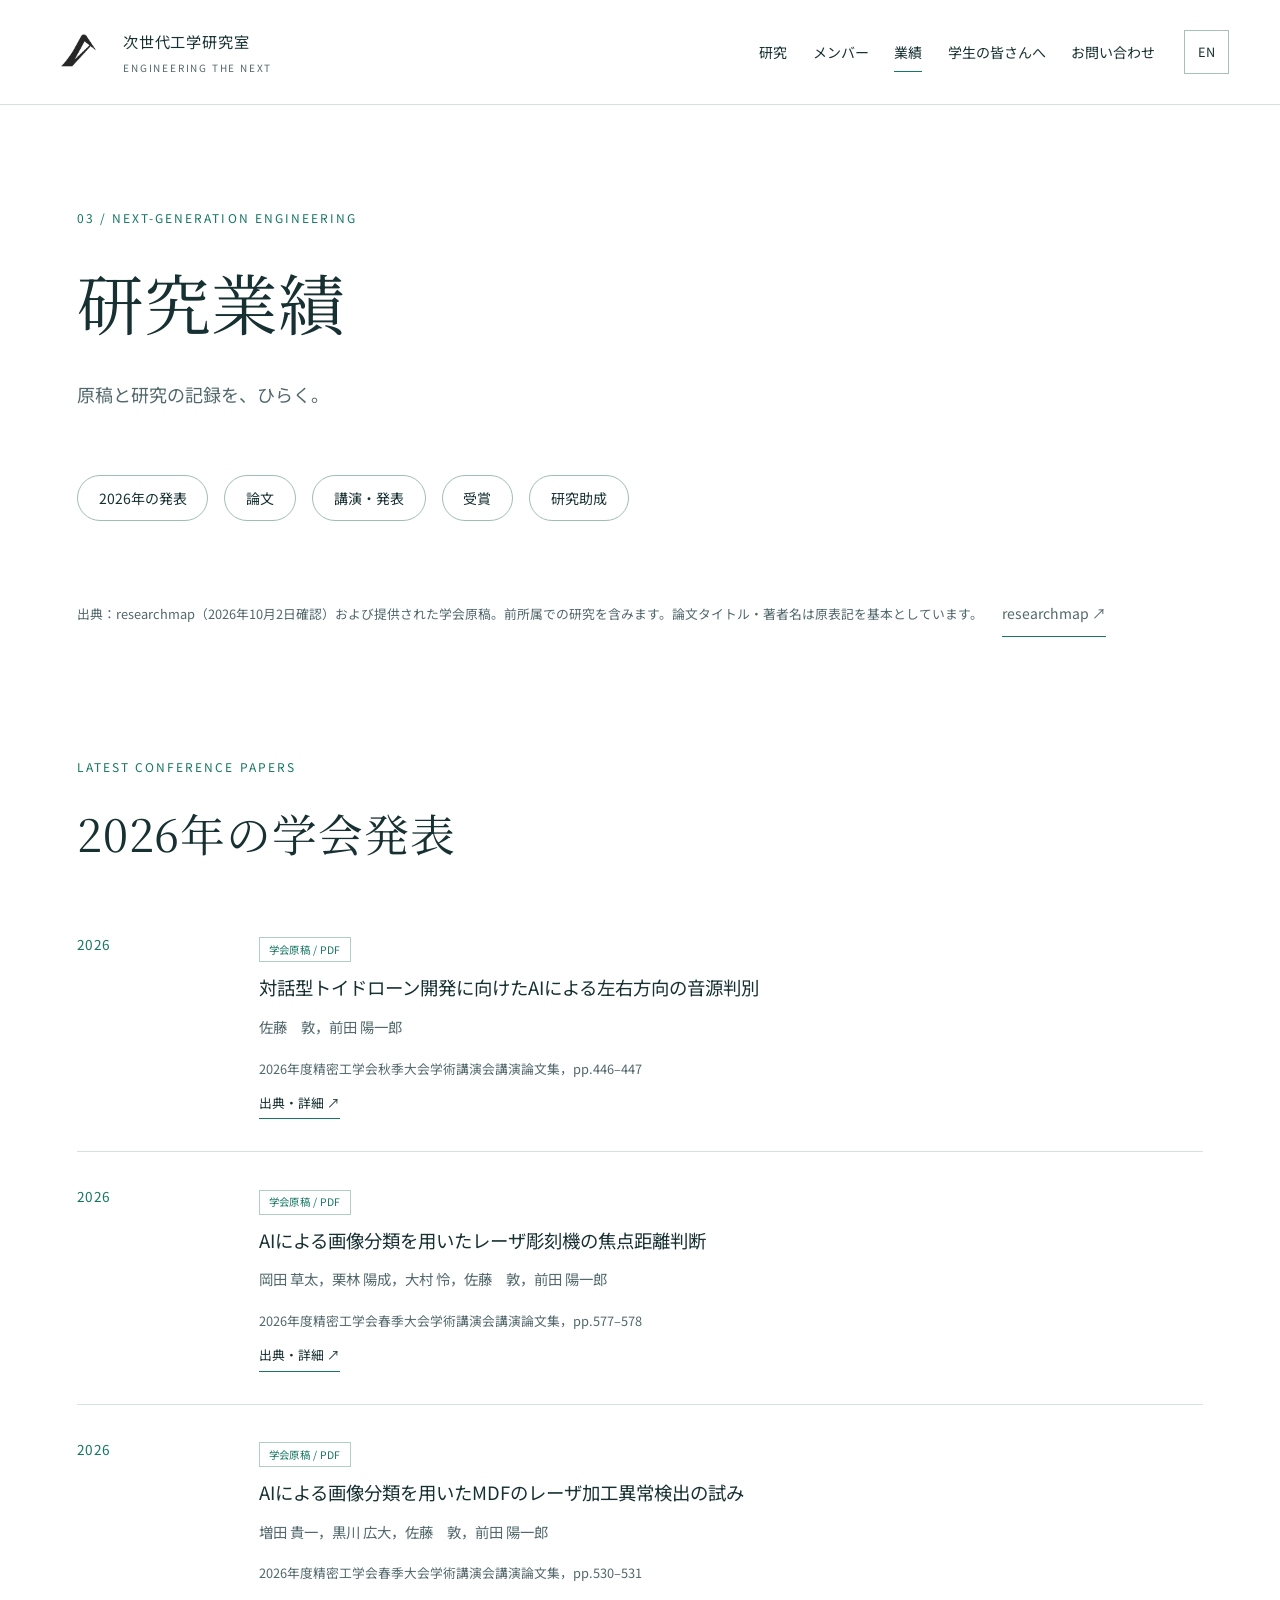
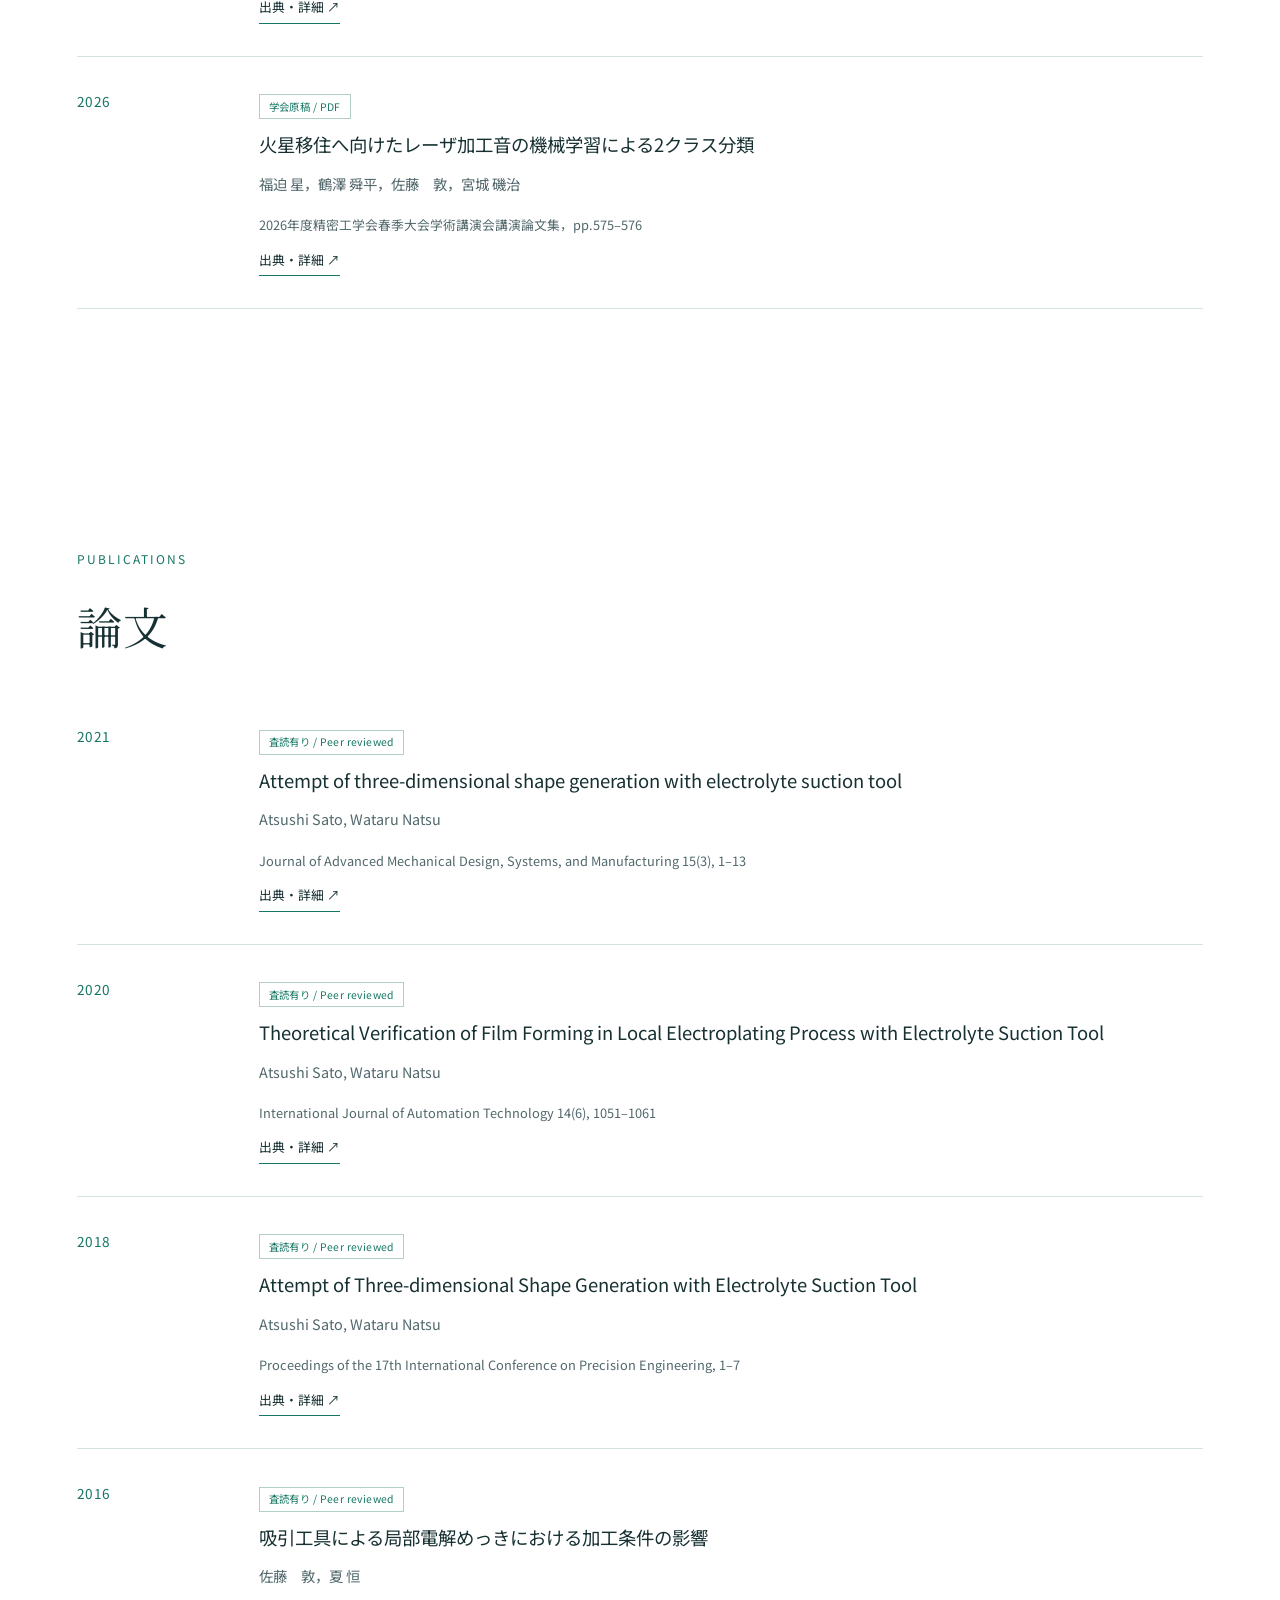
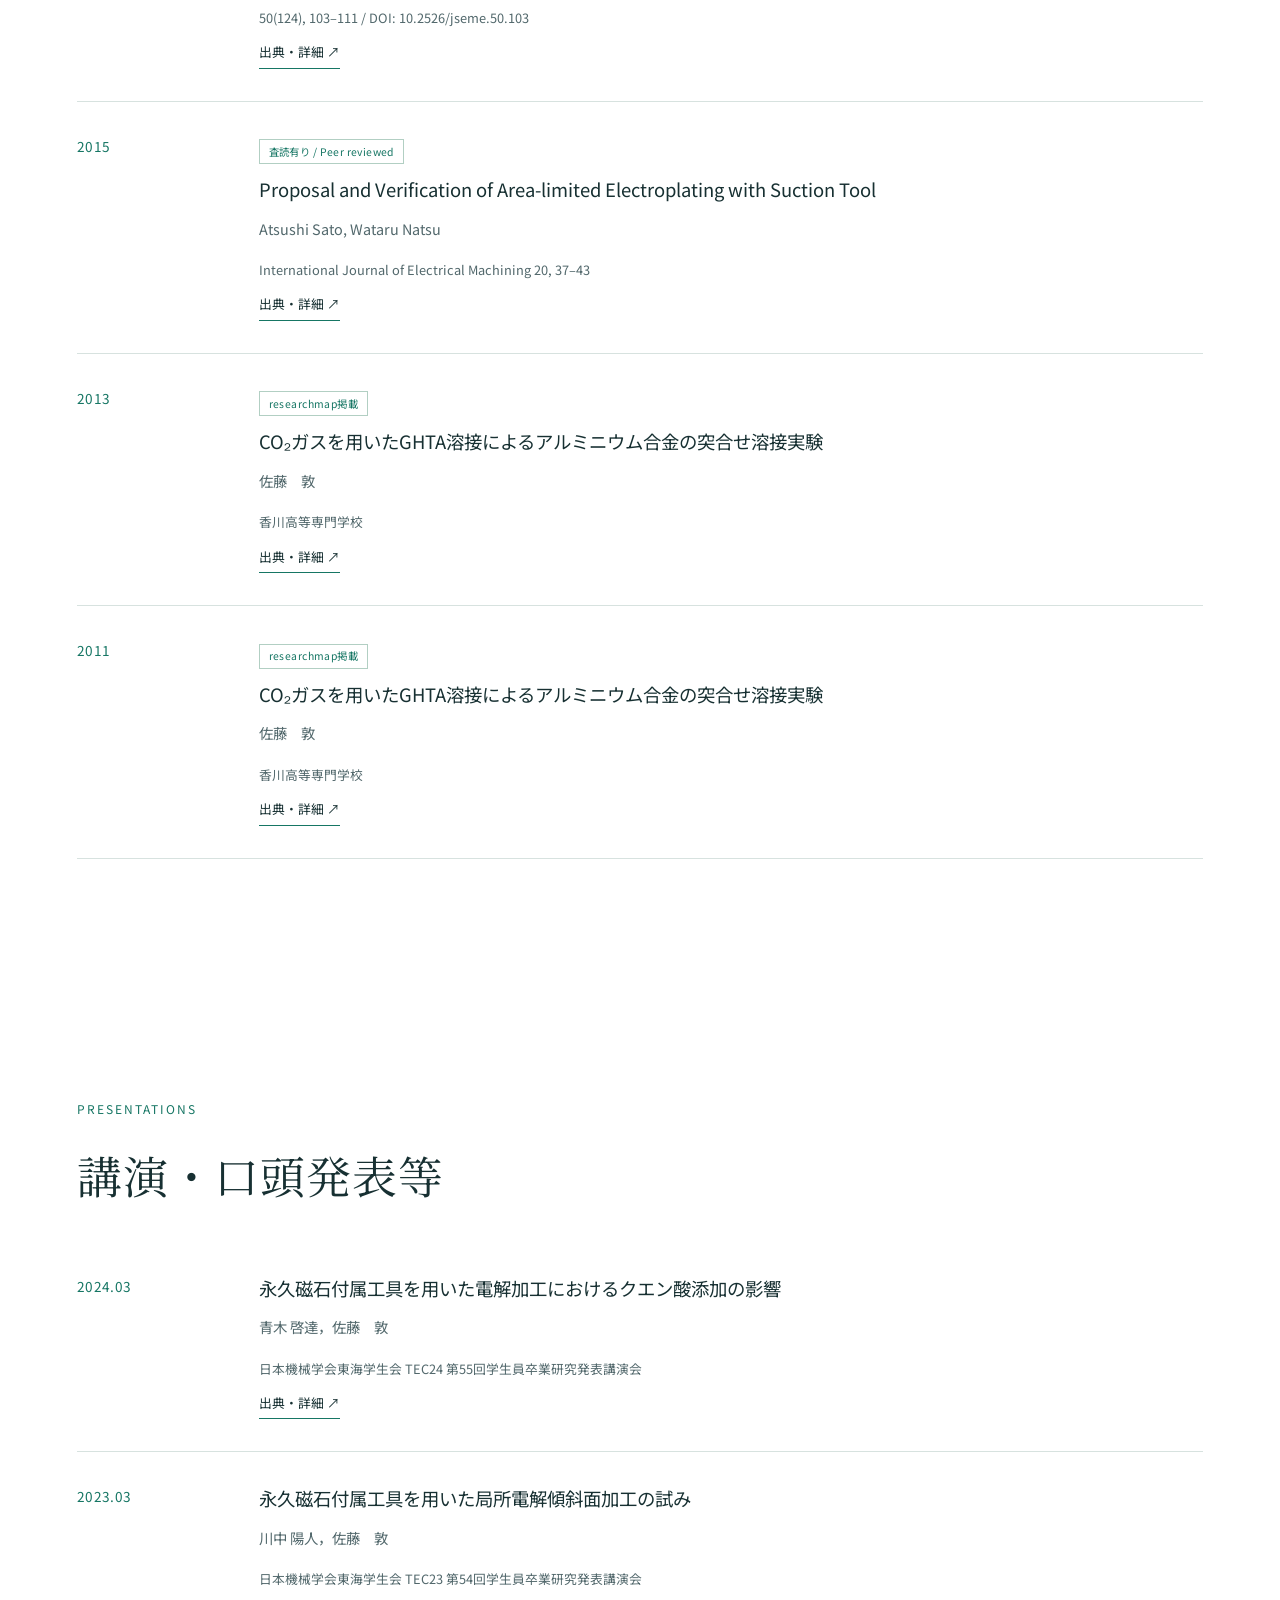
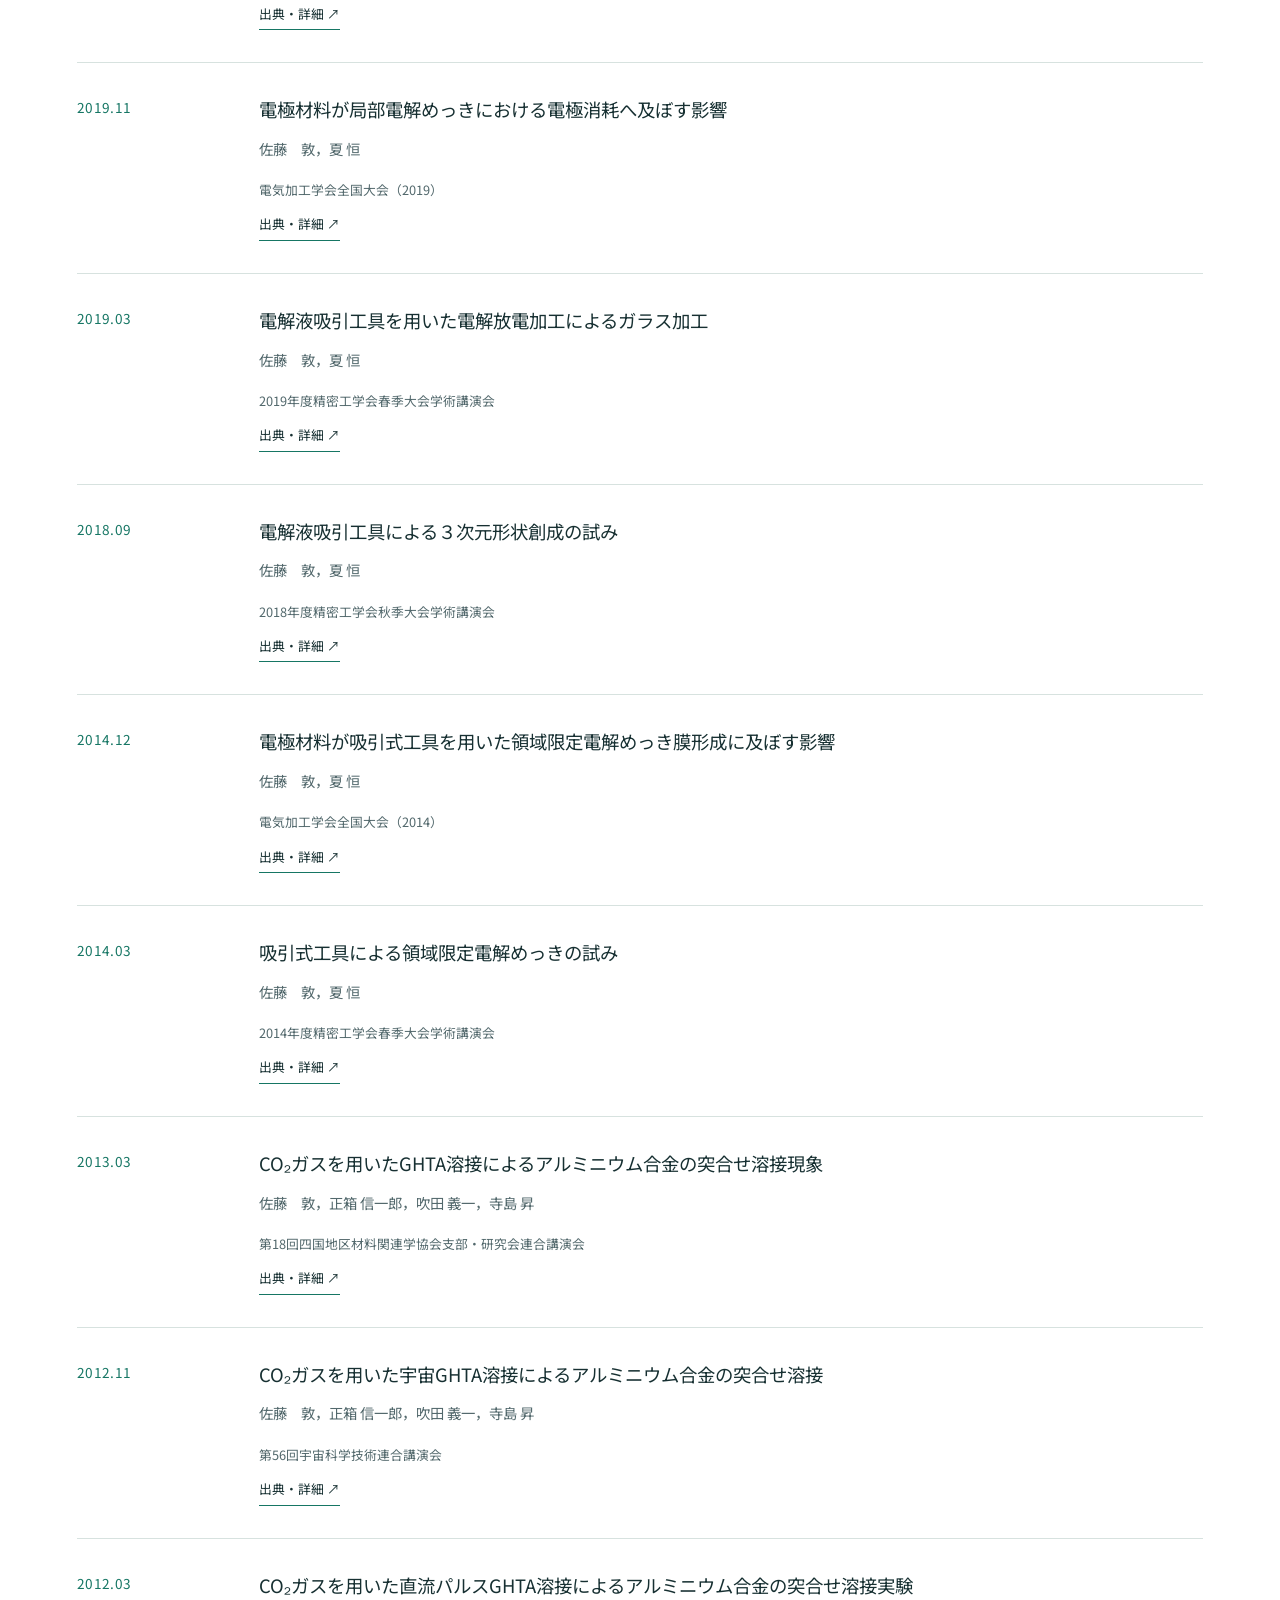
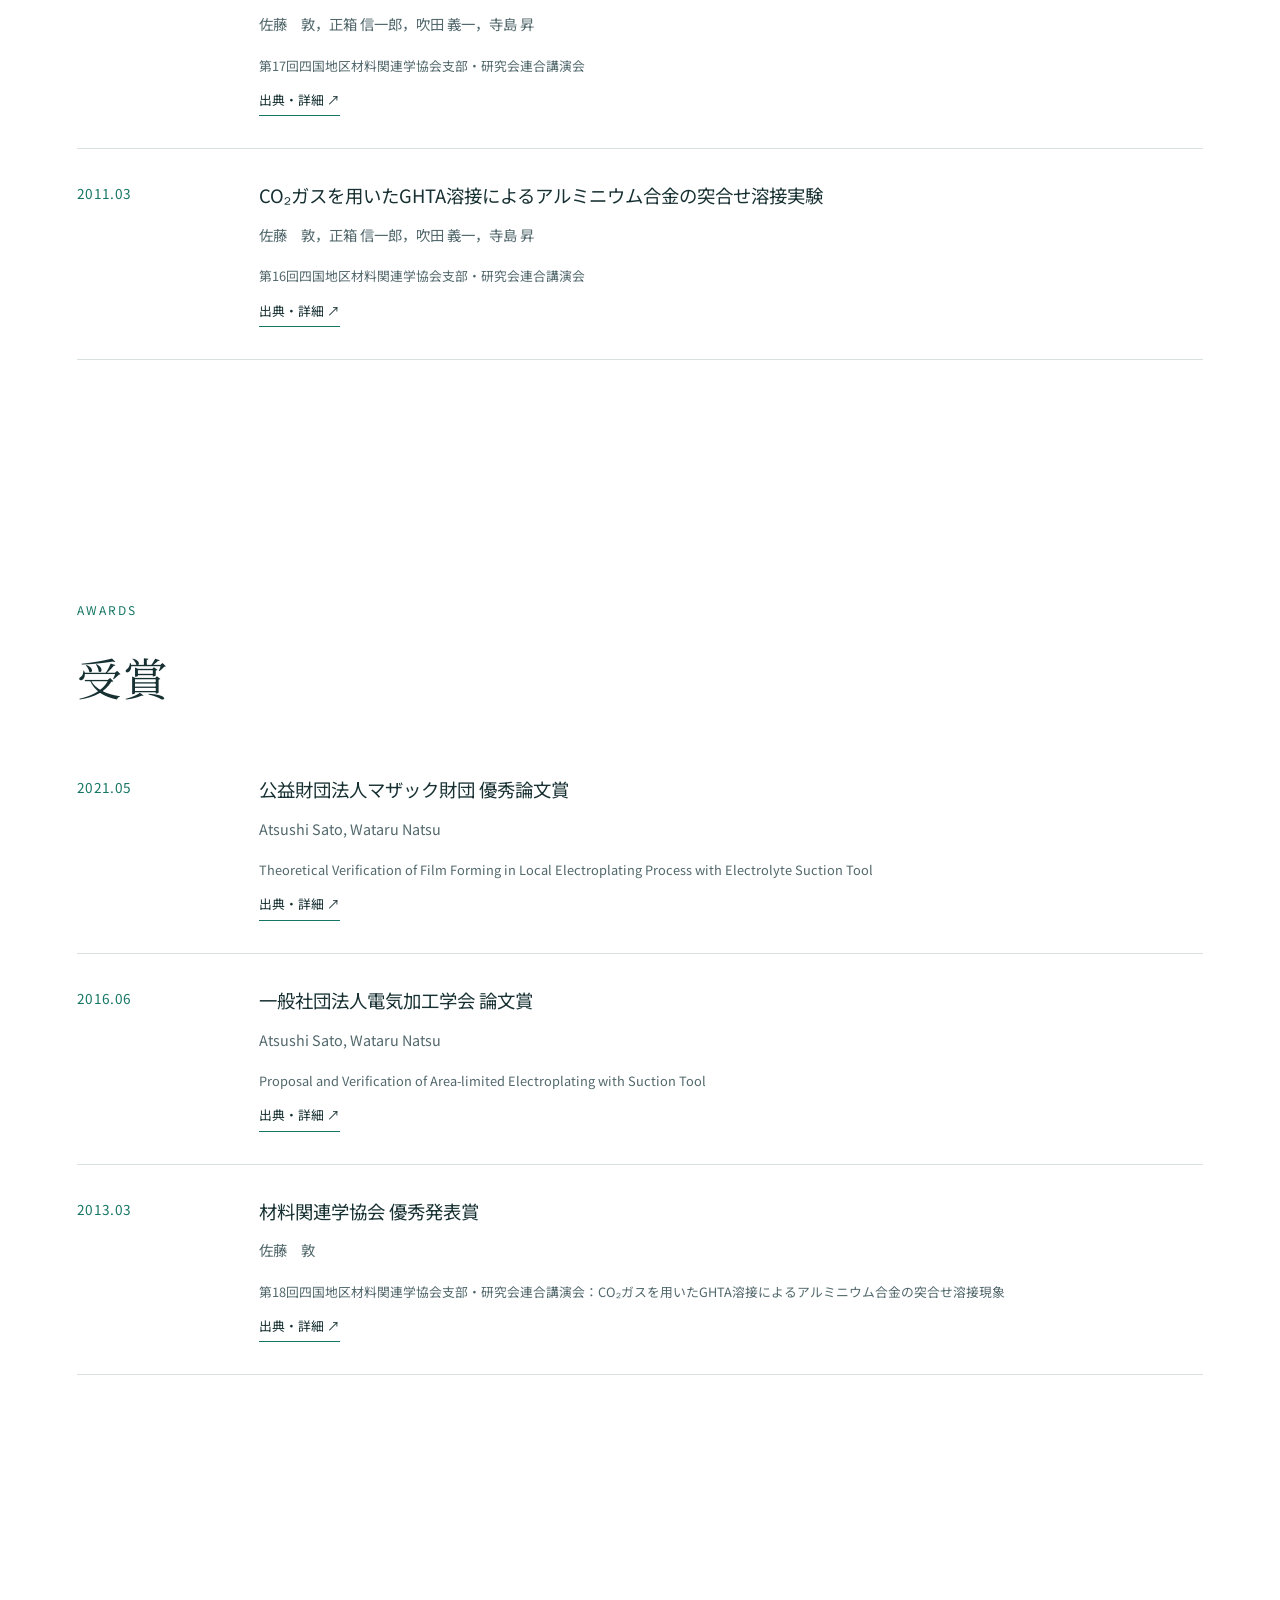
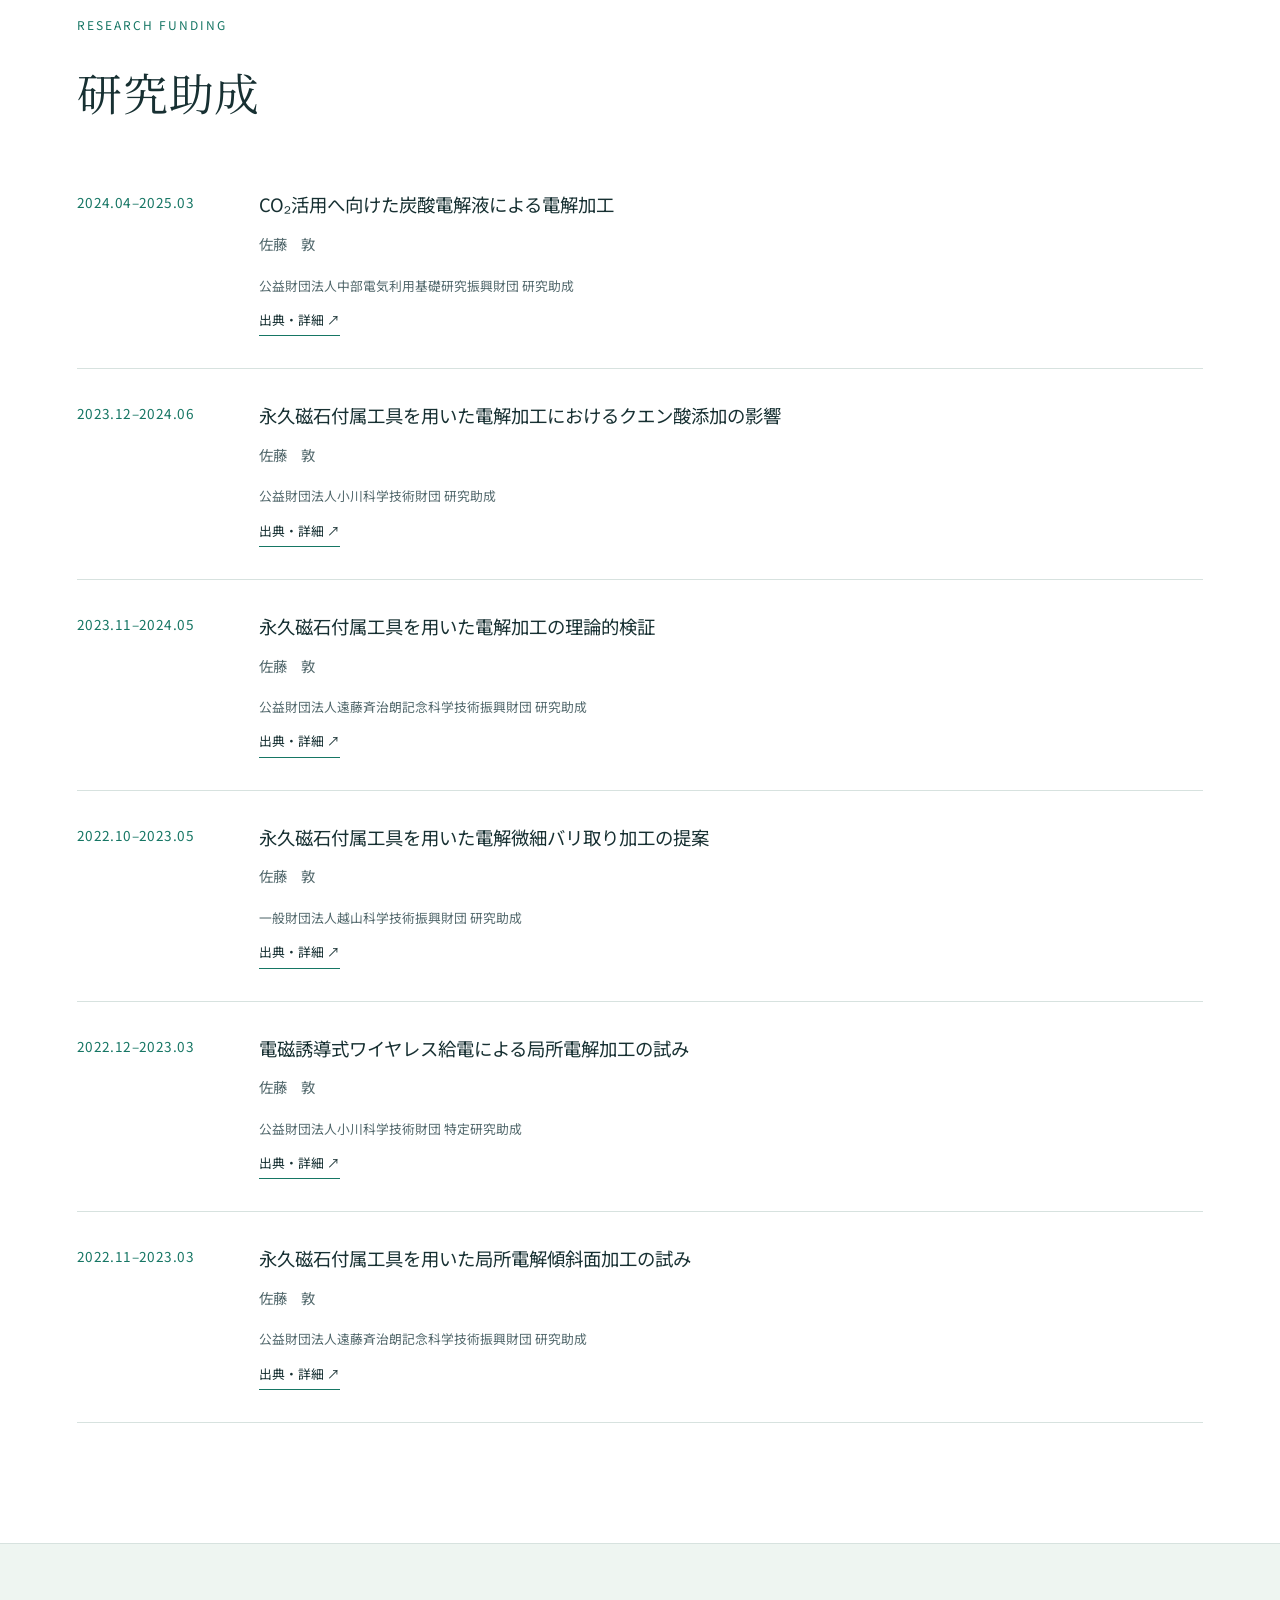
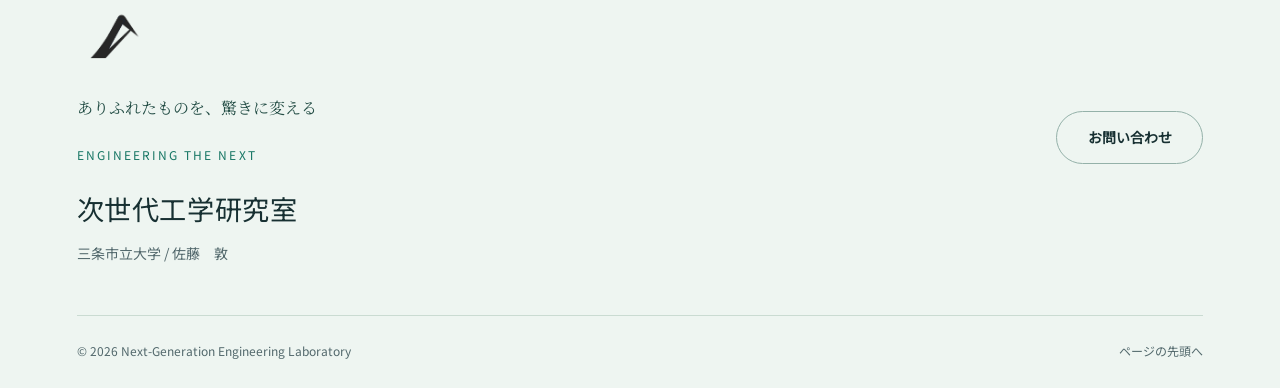
<file: sato-lab-website (3)/nextgen-lab/publications.html>
<!doctype html><html lang="ja"><head><meta charset="utf-8"><meta name="viewport" content="width=device-width,initial-scale=1"><meta name="color-scheme" content="light"><title>業績 | 次世代工学研究室</title><meta name="description" content="次世代工学研究室。AIを活用してロボット・ドローン・レーザ彫刻機を高機能化し、次世代製品につながる技術を研究します。"><link rel="icon" type="image/png" href="assets/lab-logo.png"><link rel="stylesheet" href="assets/style.css"><script defer src="assets/config.js"></script><script defer src="assets/site.js"></script></head><body class="publications"><a class="skip-link" href="#main"><span class="" data-ja="本文へ移動" data-en="Skip to content">本文へ移動</span></a><div class="reading-progress" aria-hidden="true"></div><header class="site-header"><a class="brand" href="index.html"><img class="brand-logo" src="assets/lab-logo.png" alt="" width="56" height="46"><span class="brand-name"><span class="" data-ja="次世代工学研究室" data-en="Next-Generation Engineering">次世代工学研究室</span><small>ENGINEERING THE NEXT</small></span></a><nav id="site-nav" aria-label="メインナビゲーション"><a href="research.html" ><span class="" data-ja="研究" data-en="Research">研究</span></a><a href="members.html" ><span class="" data-ja="メンバー" data-en="People">メンバー</span></a><a href="publications.html" aria-current=page><span class="" data-ja="業績" data-en="Publications">業績</span></a><a href="students.html" ><span class="" data-ja="学生の皆さんへ" data-en="For students">学生の皆さんへ</span></a><a href="contact.html" ><span class="" data-ja="お問い合わせ" data-en="Contact">お問い合わせ</span></a></nav><div class="header-controls"><button class="lang-button" aria-label="Switch language to English" type="button">EN</button><button class="menu-button" aria-expanded="false" aria-controls="site-nav" type="button"><span class="" data-ja="メニュー" data-en="Menu">メニュー</span></button></div></header><main id="main"><section class="page-heading wrap"><p class="eyebrow">03 / NEXT-GENERATION ENGINEERING</p><h1 class="" data-ja="研究業績" data-en="Publications &amp; achievements">研究業績</h1><p class="page-lead" data-ja="原稿と研究の記録を、ひらく。" data-en="Explore the publications and records behind our research.">原稿と研究の記録を、ひらく。</p></section><div class="wrap field-links"><a class="pill" href="#recent"><span class="" data-ja="2026年の発表" data-en="2026 papers">2026年の発表</span></a><a class="pill" href="#journal"><span class="" data-ja="論文" data-en="Publications">論文</span></a><a class="pill" href="#talks"><span class="" data-ja="講演・発表" data-en="Presentations">講演・発表</span></a><a class="pill" href="#awards"><span class="" data-ja="受賞" data-en="Awards">受賞</span></a><a class="pill" href="#funding"><span class="" data-ja="研究助成" data-en="Funding">研究助成</span></a></div><div class="wrap"><p class="source-note"><span class="" data-ja="出典：researchmap（2026年10月2日確認）および提供された学会原稿。前所属での研究を含みます。論文タイトル・著者名は原表記を基本としています。" data-en="Sources: researchmap (accessed October 2, 2026) and supplied conference manuscripts. Includes work at previous affiliations. Publication titles and author names retain their original form.">出典：researchmap（2026年10月2日確認）および提供された学会原稿。前所属での研究を含みます。論文タイトル・著者名は原表記を基本としています。</span> <a class="text-link" href="https://researchmap.jp/sato-atsushi" target="_blank" rel="noopener">researchmap ↗</a></p><section class="section" id="recent"><p class="eyebrow">LATEST CONFERENCE PAPERS</p><h2 class="" data-ja="2026年の学会発表" data-en="2026 conference papers">2026年の学会発表</h2><article class="record"><p class="record-year">2026</p><div><span class="record-badge">学会原稿 / PDF</span><h3>対話型トイドローン開発に向けたAIによる左右方向の音源判別</h3><p class="muted">佐藤　敦，前田 陽一郎</p><p class="paper-meta">2026年度精密工学会秋季大会学術講演会講演論文集，pp.446–447</p><a class="text-link" href="papers/drone-sound-2026.pdf" target="_blank" rel="noopener">出典・詳細 ↗</a></div></article><article class="record"><p class="record-year">2026</p><div><span class="record-badge">学会原稿 / PDF</span><h3>AIによる画像分類を用いたレーザ彫刻機の焦点距離判断</h3><p class="muted">岡田 草太，栗林 陽成，大村 怜，佐藤　敦，前田 陽一郎</p><p class="paper-meta">2026年度精密工学会春季大会学術講演会講演論文集，pp.577–578</p><a class="text-link" href="papers/laser-focus-2026.pdf" target="_blank" rel="noopener">出典・詳細 ↗</a></div></article><article class="record"><p class="record-year">2026</p><div><span class="record-badge">学会原稿 / PDF</span><h3>AIによる画像分類を用いたMDFのレーザ加工異常検出の試み</h3><p class="muted">増田 貴一，黒川 広大，佐藤　敦，前田 陽一郎</p><p class="paper-meta">2026年度精密工学会春季大会学術講演会講演論文集，pp.530–531</p><a class="text-link" href="papers/mdf-detection-2026.pdf" target="_blank" rel="noopener">出典・詳細 ↗</a></div></article><article class="record"><p class="record-year">2026</p><div><span class="record-badge">学会原稿 / PDF</span><h3>火星移住へ向けたレーザ加工音の機械学習による2クラス分類</h3><p class="muted">福迫 星，鶴澤 舜平，佐藤　敦，宮城 磯治</p><p class="paper-meta">2026年度精密工学会春季大会学術講演会講演論文集，pp.575–576</p><a class="text-link" href="papers/basalt-sound-2026.pdf" target="_blank" rel="noopener">出典・詳細 ↗</a></div></article></section><section class="section" id="journal"><p class="eyebrow">PUBLICATIONS</p><h2 class="" data-ja="論文" data-en="Publications">論文</h2><article class="record"><p class="record-year">2021</p><div><span class="record-badge">査読有り / Peer reviewed</span><h3>Attempt of three-dimensional shape generation with electrolyte suction tool</h3><p class="muted">Atsushi Sato, Wataru Natsu</p><p class="paper-meta">Journal of Advanced Mechanical Design, Systems, and Manufacturing 15(3), 1–13</p><a class="text-link" href="https://researchmap.jp/sato-atsushi/published_papers/47426801" target="_blank" rel="noopener">出典・詳細 ↗</a></div></article><article class="record"><p class="record-year">2020</p><div><span class="record-badge">査読有り / Peer reviewed</span><h3>Theoretical Verification of Film Forming in Local Electroplating Process with Electrolyte Suction Tool</h3><p class="muted">Atsushi Sato, Wataru Natsu</p><p class="paper-meta">International Journal of Automation Technology 14(6), 1051–1061</p><a class="text-link" href="https://researchmap.jp/sato-atsushi/published_papers/47426796" target="_blank" rel="noopener">出典・詳細 ↗</a></div></article><article class="record"><p class="record-year">2018</p><div><span class="record-badge">査読有り / Peer reviewed</span><h3>Attempt of Three-dimensional Shape Generation with Electrolyte Suction Tool</h3><p class="muted">Atsushi Sato, Wataru Natsu</p><p class="paper-meta">Proceedings of the 17th International Conference on Precision Engineering, 1–7</p><a class="text-link" href="https://researchmap.jp/sato-atsushi/published_papers/47426812" target="_blank" rel="noopener">出典・詳細 ↗</a></div></article><article class="record"><p class="record-year">2016</p><div><span class="record-badge">査読有り / Peer reviewed</span><h3>吸引工具による局部電解めっきにおける加工条件の影響</h3><p class="muted">佐藤　敦，夏 恒</p><p class="paper-meta">50(124), 103–111 / DOI: 10.2526/jseme.50.103</p><a class="text-link" href="https://researchmap.jp/sato-atsushi/published_papers/47426787" target="_blank" rel="noopener">出典・詳細 ↗</a></div></article><article class="record"><p class="record-year">2015</p><div><span class="record-badge">査読有り / Peer reviewed</span><h3>Proposal and Verification of Area-limited Electroplating with Suction Tool</h3><p class="muted">Atsushi Sato, Wataru Natsu</p><p class="paper-meta">International Journal of Electrical Machining 20, 37–43</p><a class="text-link" href="https://researchmap.jp/sato-atsushi/published_papers/47426746" target="_blank" rel="noopener">出典・詳細 ↗</a></div></article><article class="record"><p class="record-year">2013</p><div><span class="record-badge">researchmap掲載</span><h3>CO₂ガスを用いたGHTA溶接によるアルミニウム合金の突合せ溶接実験</h3><p class="muted">佐藤　敦</p><p class="paper-meta">香川高等専門学校</p><a class="text-link" href="https://researchmap.jp/sato-atsushi/published_papers/47436711" target="_blank" rel="noopener">出典・詳細 ↗</a></div></article><article class="record"><p class="record-year">2011</p><div><span class="record-badge">researchmap掲載</span><h3>CO₂ガスを用いたGHTA溶接によるアルミニウム合金の突合せ溶接実験</h3><p class="muted">佐藤　敦</p><p class="paper-meta">香川高等専門学校</p><a class="text-link" href="https://researchmap.jp/sato-atsushi/published_papers/47436692" target="_blank" rel="noopener">出典・詳細 ↗</a></div></article></section><section class="section" id="talks"><p class="eyebrow">PRESENTATIONS</p><h2 class="" data-ja="講演・口頭発表等" data-en="Presentations">講演・口頭発表等</h2><article class="record"><p class="record-year">2024.03</p><div><h3>永久磁石付属工具を用いた電解加工におけるクエン酸添加の影響</h3><p class="muted">青木 啓達，佐藤　敦</p><p class="paper-meta">日本機械学会東海学生会 TEC24 第55回学生員卒業研究発表講演会</p><a class="text-link" href="https://researchmap.jp/sato-atsushi/presentations/47437727" target="_blank" rel="noopener">出典・詳細 ↗</a></div></article><article class="record"><p class="record-year">2023.03</p><div><h3>永久磁石付属工具を用いた局所電解傾斜面加工の試み</h3><p class="muted">川中 陽人，佐藤　敦</p><p class="paper-meta">日本機械学会東海学生会 TEC23 第54回学生員卒業研究発表講演会</p><a class="text-link" href="https://researchmap.jp/sato-atsushi/presentations/47437705" target="_blank" rel="noopener">出典・詳細 ↗</a></div></article><article class="record"><p class="record-year">2019.11</p><div><h3>電極材料が局部電解めっきにおける電極消耗へ及ぼす影響</h3><p class="muted">佐藤　敦，夏 恒</p><p class="paper-meta">電気加工学会全国大会（2019）</p><a class="text-link" href="https://researchmap.jp/sato-atsushi/presentations/47437677" target="_blank" rel="noopener">出典・詳細 ↗</a></div></article><article class="record"><p class="record-year">2019.03</p><div><h3>電解液吸引工具を用いた電解放電加工によるガラス加工</h3><p class="muted">佐藤　敦，夏 恒</p><p class="paper-meta">2019年度精密工学会春季大会学術講演会</p><a class="text-link" href="https://researchmap.jp/sato-atsushi/presentations/47437644" target="_blank" rel="noopener">出典・詳細 ↗</a></div></article><article class="record"><p class="record-year">2018.09</p><div><h3>電解液吸引工具による３次元形状創成の試み</h3><p class="muted">佐藤　敦，夏 恒</p><p class="paper-meta">2018年度精密工学会秋季大会学術講演会</p><a class="text-link" href="https://researchmap.jp/sato-atsushi/presentations/47437616" target="_blank" rel="noopener">出典・詳細 ↗</a></div></article><article class="record"><p class="record-year">2014.12</p><div><h3>電極材料が吸引式工具を用いた領域限定電解めっき膜形成に及ぼす影響</h3><p class="muted">佐藤　敦，夏 恒</p><p class="paper-meta">電気加工学会全国大会（2014）</p><a class="text-link" href="https://researchmap.jp/sato-atsushi/presentations/47437398" target="_blank" rel="noopener">出典・詳細 ↗</a></div></article><article class="record"><p class="record-year">2014.03</p><div><h3>吸引式工具による領域限定電解めっきの試み</h3><p class="muted">佐藤　敦，夏 恒</p><p class="paper-meta">2014年度精密工学会春季大会学術講演会</p><a class="text-link" href="https://researchmap.jp/sato-atsushi/presentations/47437348" target="_blank" rel="noopener">出典・詳細 ↗</a></div></article><article class="record"><p class="record-year">2013.03</p><div><h3>CO₂ガスを用いたGHTA溶接によるアルミニウム合金の突合せ溶接現象</h3><p class="muted">佐藤　敦，正箱 信一郎，吹田 義一，寺島 昇</p><p class="paper-meta">第18回四国地区材料関連学協会支部・研究会連合講演会</p><a class="text-link" href="https://researchmap.jp/sato-atsushi/presentations/47437331" target="_blank" rel="noopener">出典・詳細 ↗</a></div></article><article class="record"><p class="record-year">2012.11</p><div><h3>CO₂ガスを用いた宇宙GHTA溶接によるアルミニウム合金の突合せ溶接</h3><p class="muted">佐藤　敦，正箱 信一郎，吹田 義一，寺島 昇</p><p class="paper-meta">第56回宇宙科学技術連合講演会</p><a class="text-link" href="https://researchmap.jp/sato-atsushi/presentations/47437278" target="_blank" rel="noopener">出典・詳細 ↗</a></div></article><article class="record"><p class="record-year">2012.03</p><div><h3>CO₂ガスを用いた直流パルスGHTA溶接によるアルミニウム合金の突合せ溶接実験</h3><p class="muted">佐藤　敦，正箱 信一郎，吹田 義一，寺島 昇</p><p class="paper-meta">第17回四国地区材料関連学協会支部・研究会連合講演会</p><a class="text-link" href="https://researchmap.jp/sato-atsushi/presentations/47437263" target="_blank" rel="noopener">出典・詳細 ↗</a></div></article><article class="record"><p class="record-year">2011.03</p><div><h3>CO₂ガスを用いたGHTA溶接によるアルミニウム合金の突合せ溶接実験</h3><p class="muted">佐藤　敦，正箱 信一郎，吹田 義一，寺島 昇</p><p class="paper-meta">第16回四国地区材料関連学協会支部・研究会連合講演会</p><a class="text-link" href="https://researchmap.jp/sato-atsushi/presentations/47437256" target="_blank" rel="noopener">出典・詳細 ↗</a></div></article></section><section class="section" id="awards"><p class="eyebrow">AWARDS</p><h2 class="" data-ja="受賞" data-en="Awards">受賞</h2><article class="record"><p class="record-year">2021.05</p><div><h3>公益財団法人マザック財団 優秀論文賞</h3><p class="muted">Atsushi Sato, Wataru Natsu</p><p class="paper-meta">Theoretical Verification of Film Forming in Local Electroplating Process with Electrolyte Suction Tool</p><a class="text-link" href="https://researchmap.jp/sato-atsushi/awards/47426692" target="_blank" rel="noopener">出典・詳細 ↗</a></div></article><article class="record"><p class="record-year">2016.06</p><div><h3>一般社団法人電気加工学会 論文賞</h3><p class="muted">Atsushi Sato, Wataru Natsu</p><p class="paper-meta">Proposal and Verification of Area-limited Electroplating with Suction Tool</p><a class="text-link" href="https://researchmap.jp/sato-atsushi/awards/47426688" target="_blank" rel="noopener">出典・詳細 ↗</a></div></article><article class="record"><p class="record-year">2013.03</p><div><h3>材料関連学協会 優秀発表賞</h3><p class="muted">佐藤　敦</p><p class="paper-meta">第18回四国地区材料関連学協会支部・研究会連合講演会：CO₂ガスを用いたGHTA溶接によるアルミニウム合金の突合せ溶接現象</p><a class="text-link" href="https://researchmap.jp/sato-atsushi/awards/47426820" target="_blank" rel="noopener">出典・詳細 ↗</a></div></article></section><section class="section" id="funding"><p class="eyebrow">RESEARCH FUNDING</p><h2 class="" data-ja="研究助成" data-en="Research funding">研究助成</h2><article class="record"><p class="record-year">2024.04–2025.03</p><div><h3>CO₂活用へ向けた炭酸電解液による電解加工</h3><p class="muted">佐藤　敦</p><p class="paper-meta">公益財団法人中部電気利用基礎研究振興財団 研究助成</p><a class="text-link" href="https://researchmap.jp/sato-atsushi/research_projects" target="_blank" rel="noopener">出典・詳細 ↗</a></div></article><article class="record"><p class="record-year">2023.12–2024.06</p><div><h3>永久磁石付属工具を用いた電解加工におけるクエン酸添加の影響</h3><p class="muted">佐藤　敦</p><p class="paper-meta">公益財団法人小川科学技術財団 研究助成</p><a class="text-link" href="https://researchmap.jp/sato-atsushi/research_projects" target="_blank" rel="noopener">出典・詳細 ↗</a></div></article><article class="record"><p class="record-year">2023.11–2024.05</p><div><h3>永久磁石付属工具を用いた電解加工の理論的検証</h3><p class="muted">佐藤　敦</p><p class="paper-meta">公益財団法人遠藤斉治朗記念科学技術振興財団 研究助成</p><a class="text-link" href="https://researchmap.jp/sato-atsushi/research_projects" target="_blank" rel="noopener">出典・詳細 ↗</a></div></article><article class="record"><p class="record-year">2022.10–2023.05</p><div><h3>永久磁石付属工具を用いた電解微細バリ取り加工の提案</h3><p class="muted">佐藤　敦</p><p class="paper-meta">一般財団法人越山科学技術振興財団 研究助成</p><a class="text-link" href="https://researchmap.jp/sato-atsushi/research_projects" target="_blank" rel="noopener">出典・詳細 ↗</a></div></article><article class="record"><p class="record-year">2022.12–2023.03</p><div><h3>電磁誘導式ワイヤレス給電による局所電解加工の試み</h3><p class="muted">佐藤　敦</p><p class="paper-meta">公益財団法人小川科学技術財団 特定研究助成</p><a class="text-link" href="https://researchmap.jp/sato-atsushi/research_projects" target="_blank" rel="noopener">出典・詳細 ↗</a></div></article><article class="record"><p class="record-year">2022.11–2023.03</p><div><h3>永久磁石付属工具を用いた局所電解傾斜面加工の試み</h3><p class="muted">佐藤　敦</p><p class="paper-meta">公益財団法人遠藤斉治朗記念科学技術振興財団 研究助成</p><a class="text-link" href="https://researchmap.jp/sato-atsushi/research_projects" target="_blank" rel="noopener">出典・詳細 ↗</a></div></article></section></div></main><footer class="site-footer"><div class="wrap"><div class="footer-top"><div><img class="footer-logo" src="assets/lab-logo.png" alt="" width="76" height="60"><p class="footer-philosophy" data-ja="ありふれたものを、驚きに変える" data-en="Turning the ordinary into the extraordinary.">ありふれたものを、驚きに変える</p><p class="eyebrow">ENGINEERING THE NEXT</p><h2 class="" data-ja="次世代工学研究室" data-en="Next-Generation Engineering Laboratory">次世代工学研究室</h2><p class="muted" data-ja="三条市立大学 / 佐藤　敦" data-en="Sanjo City University / 佐藤　敦">三条市立大学 / 佐藤　敦</p></div><a class="button outline" href="contact.html"><span class="" data-ja="お問い合わせ" data-en="Contact us">お問い合わせ</span></a></div><div class="footer-bottom"><p>© 2026 Next-Generation Engineering Laboratory</p><a href="#main"><span class="" data-ja="ページの先頭へ" data-en="Back to top">ページの先頭へ</span></a></div></div></footer></body></html>
</file>
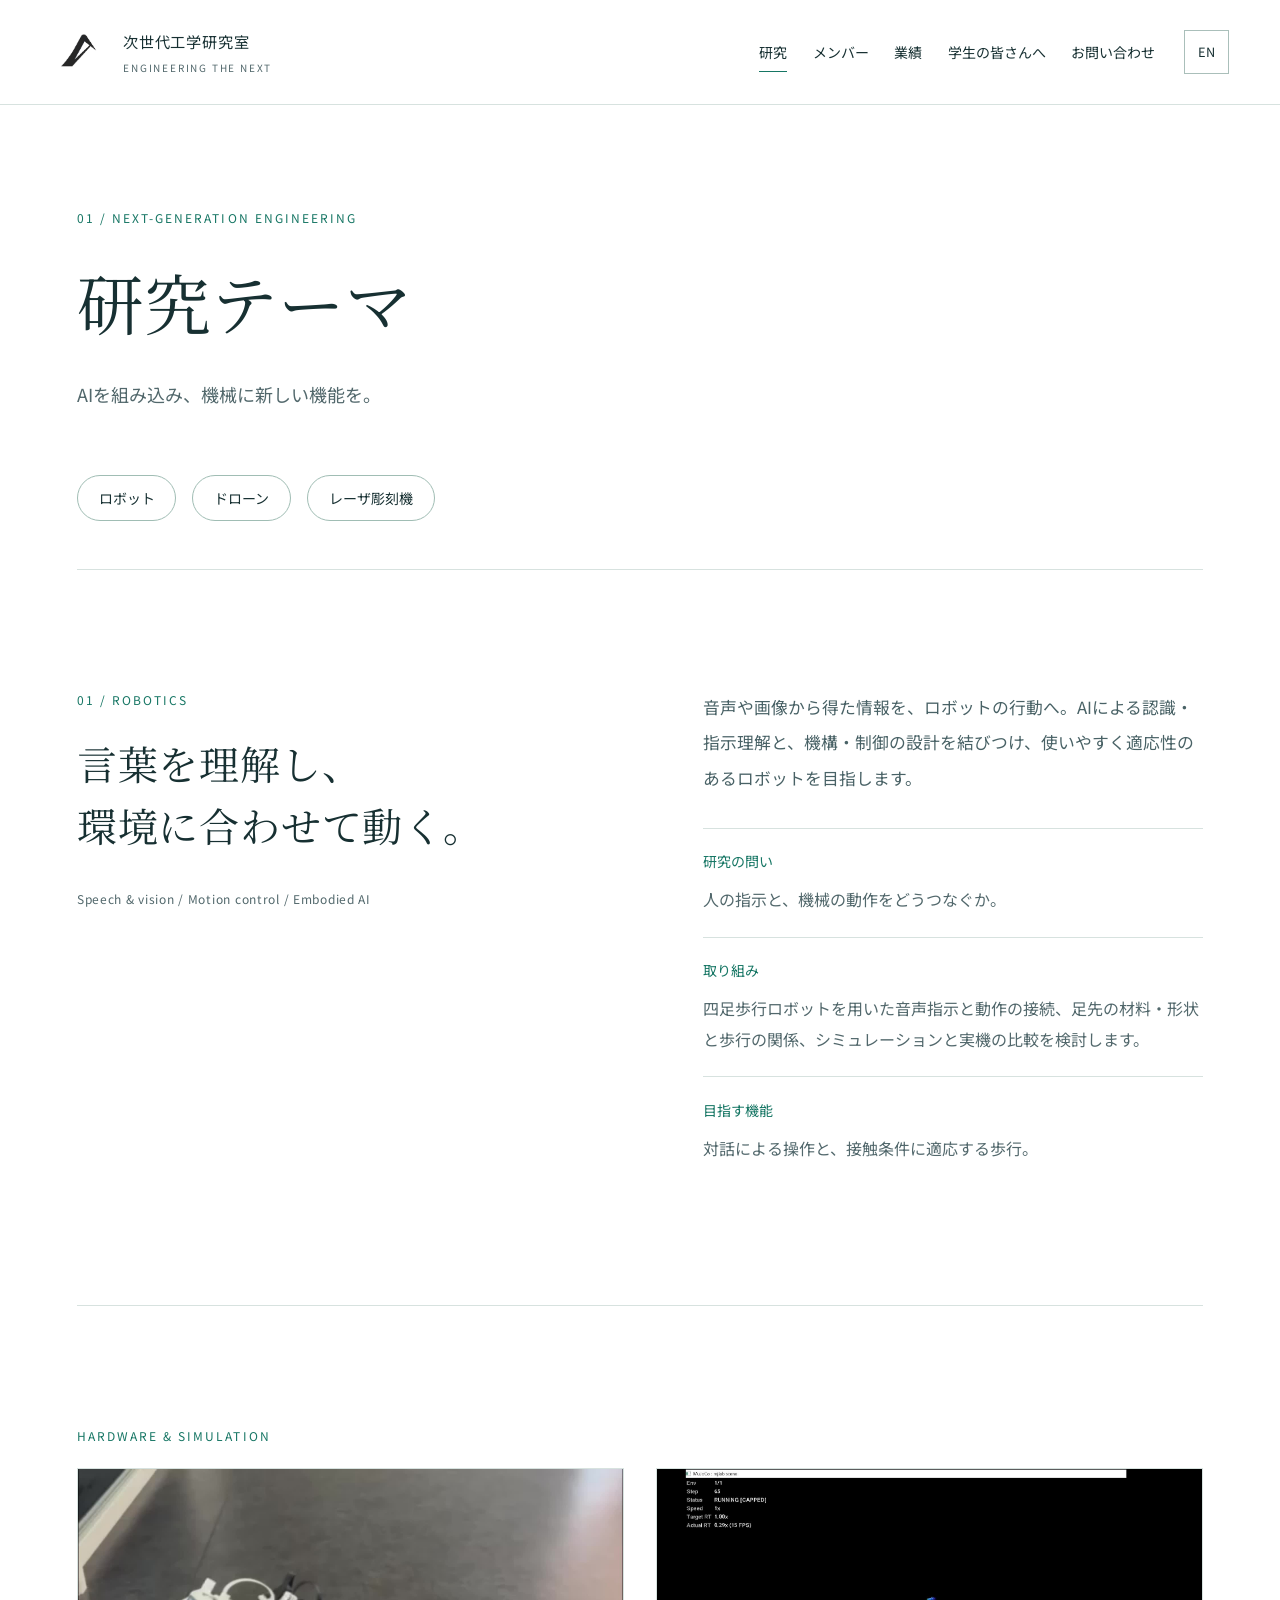
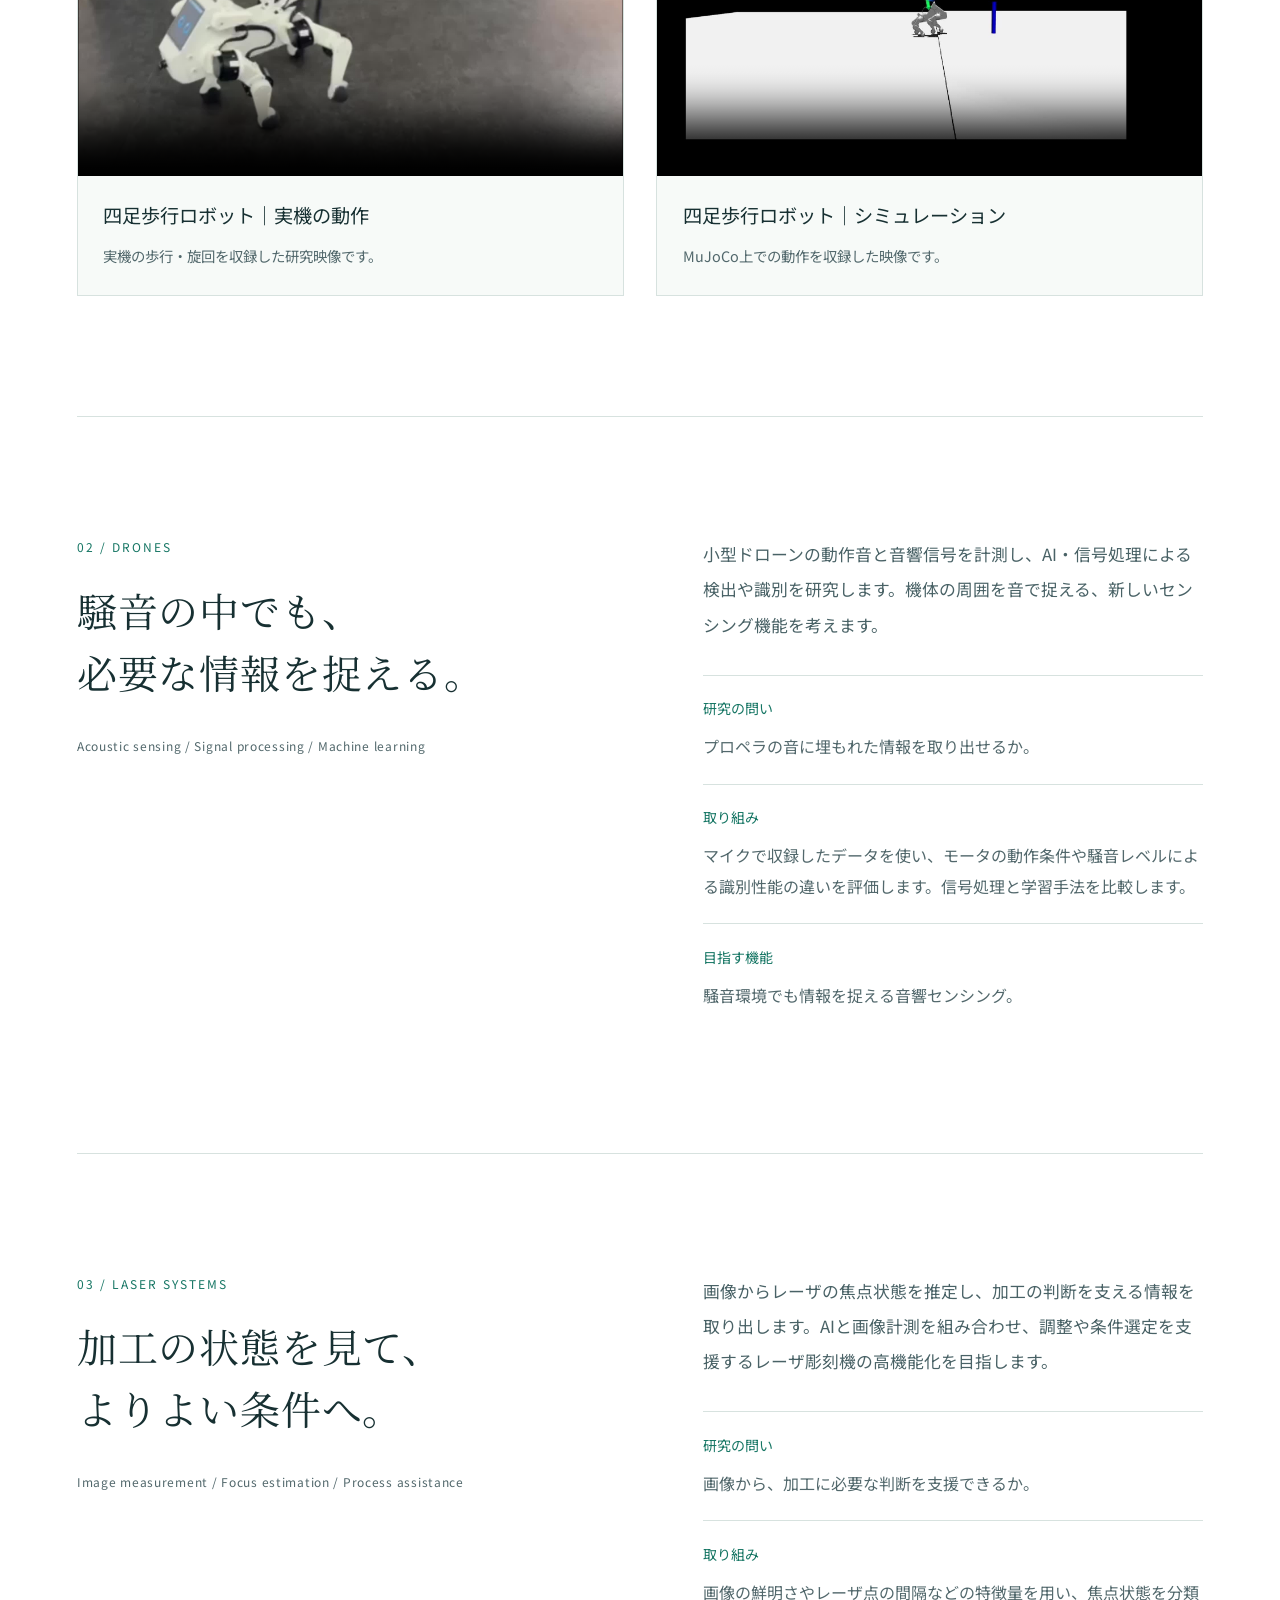
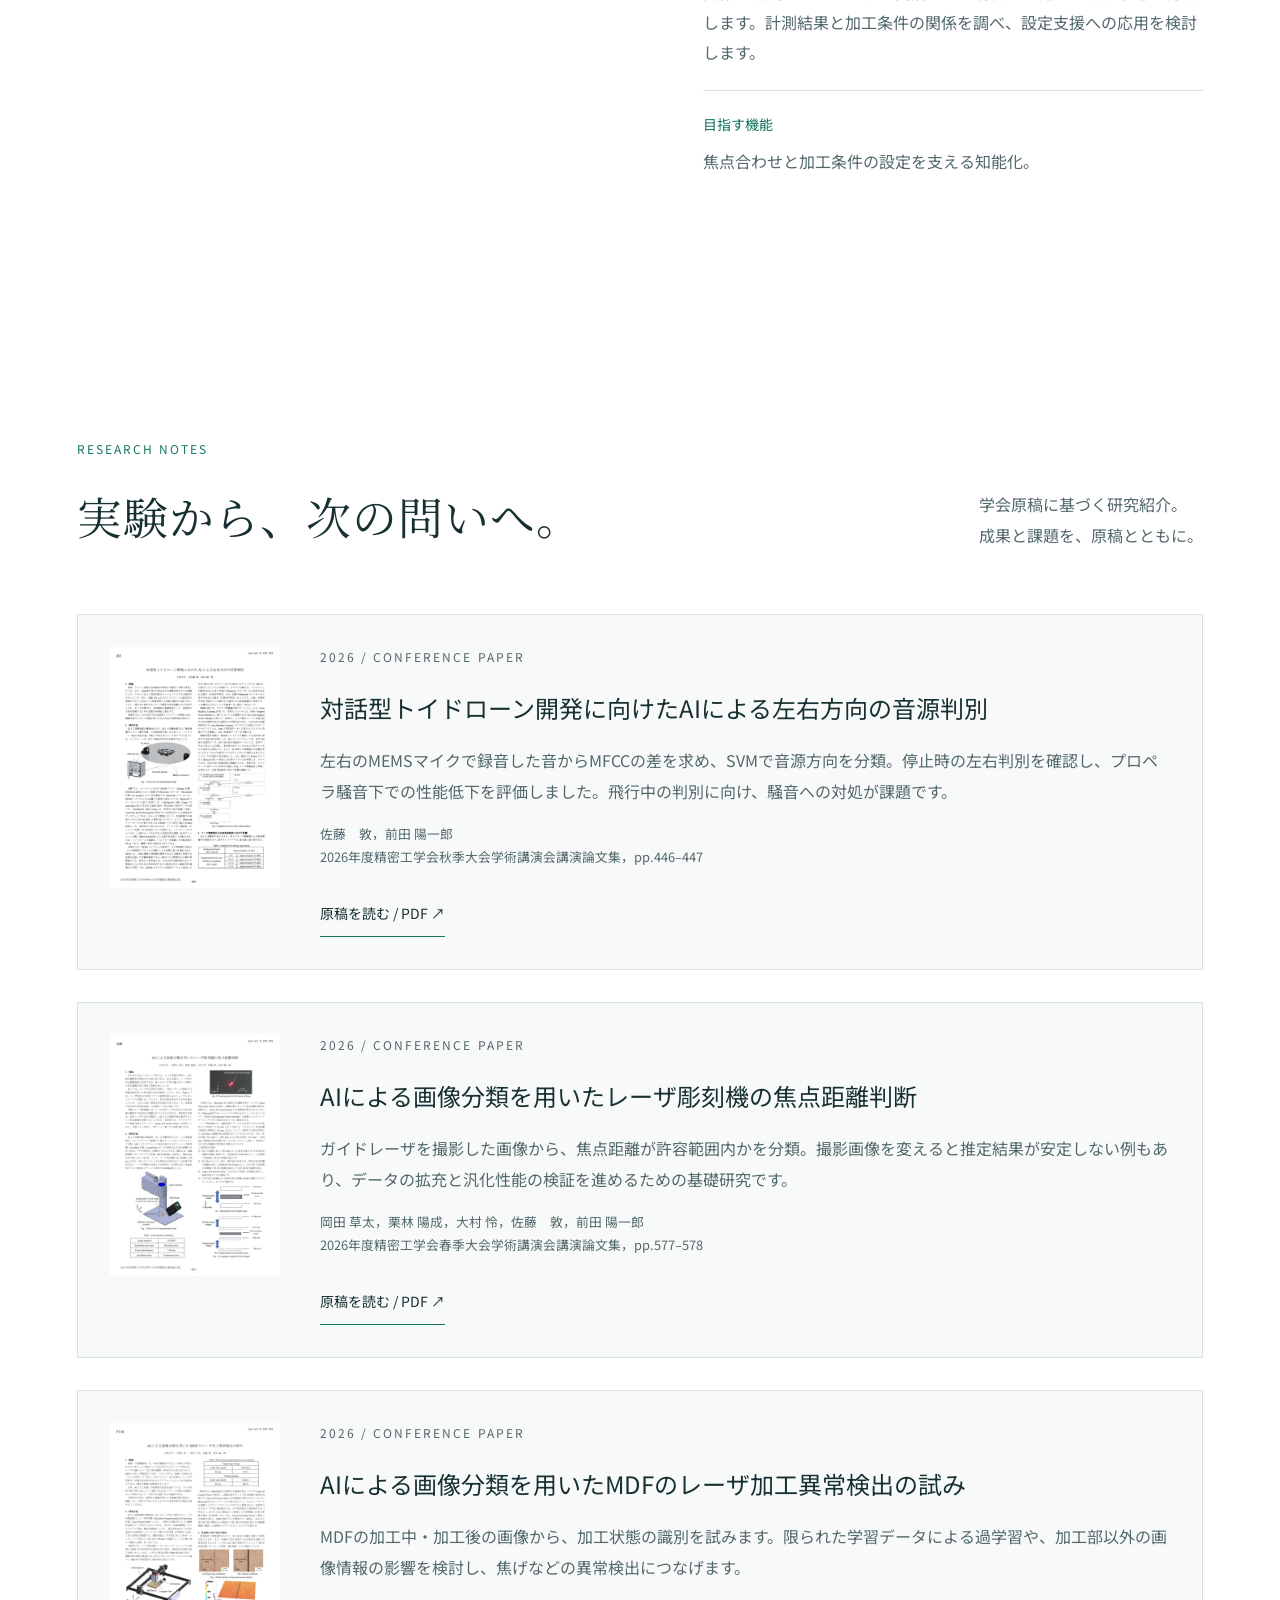
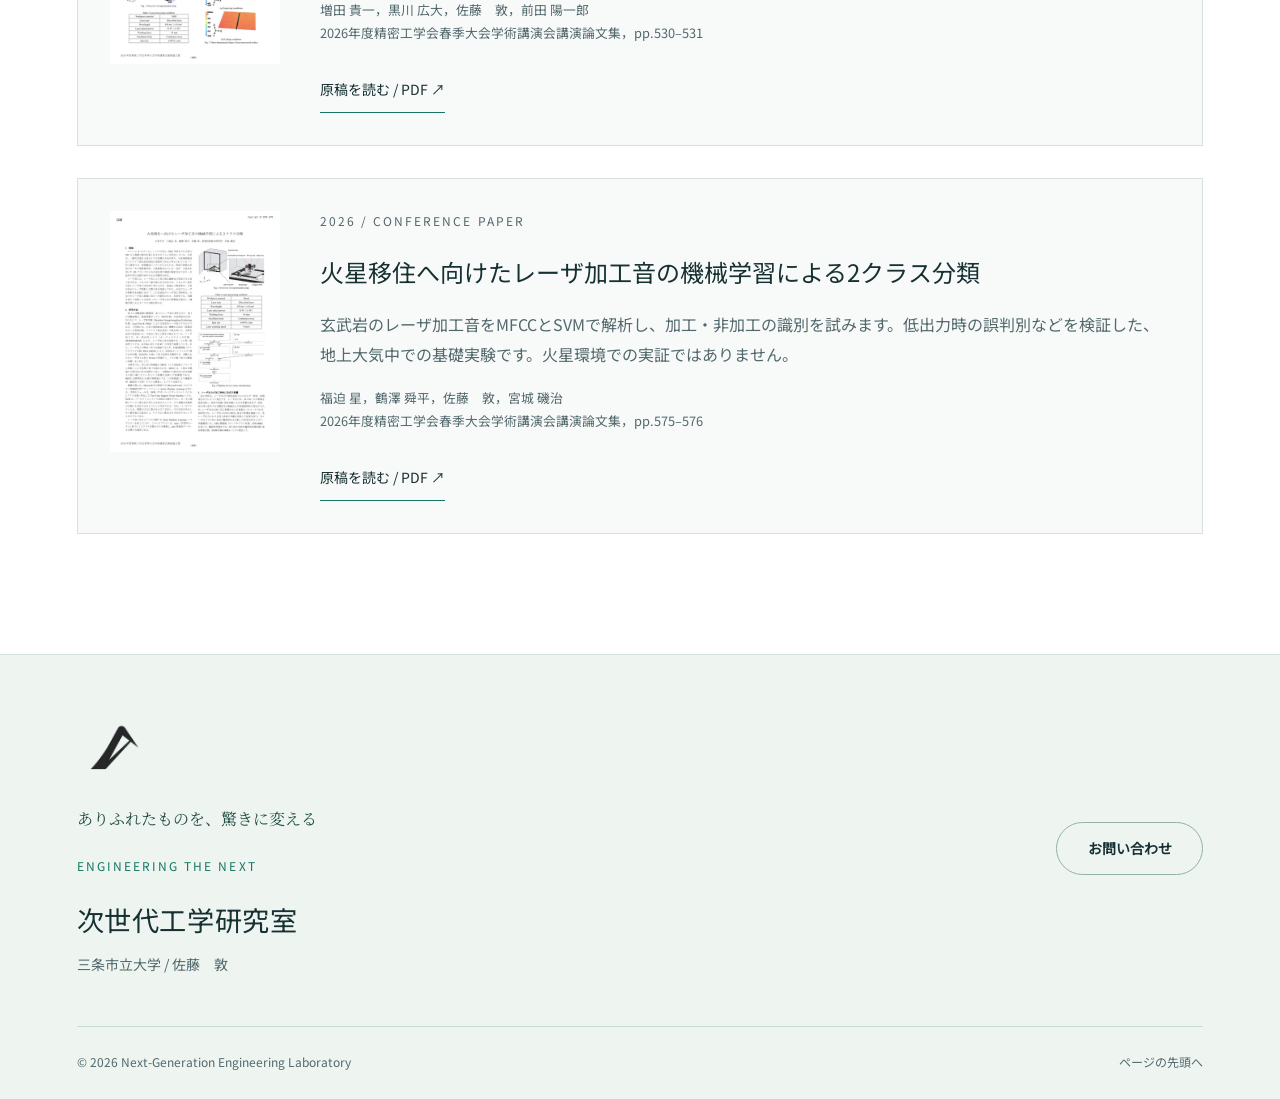
<file: sato-lab-website (3)/nextgen-lab/research.html>
<!doctype html><html lang="ja"><head><meta charset="utf-8"><meta name="viewport" content="width=device-width,initial-scale=1"><meta name="color-scheme" content="light"><title>研究 | 次世代工学研究室</title><meta name="description" content="次世代工学研究室。AIを活用してロボット・ドローン・レーザ彫刻機を高機能化し、次世代製品につながる技術を研究します。"><link rel="icon" type="image/png" href="assets/lab-logo.png"><link rel="stylesheet" href="assets/style.css"><script defer src="assets/config.js"></script><script defer src="assets/site.js"></script></head><body class="research"><a class="skip-link" href="#main"><span class="" data-ja="本文へ移動" data-en="Skip to content">本文へ移動</span></a><div class="reading-progress" aria-hidden="true"></div><header class="site-header"><a class="brand" href="index.html"><img class="brand-logo" src="assets/lab-logo.png" alt="" width="56" height="46"><span class="brand-name"><span class="" data-ja="次世代工学研究室" data-en="Next-Generation Engineering">次世代工学研究室</span><small>ENGINEERING THE NEXT</small></span></a><nav id="site-nav" aria-label="メインナビゲーション"><a href="research.html" aria-current=page><span class="" data-ja="研究" data-en="Research">研究</span></a><a href="members.html" ><span class="" data-ja="メンバー" data-en="People">メンバー</span></a><a href="publications.html" ><span class="" data-ja="業績" data-en="Publications">業績</span></a><a href="students.html" ><span class="" data-ja="学生の皆さんへ" data-en="For students">学生の皆さんへ</span></a><a href="contact.html" ><span class="" data-ja="お問い合わせ" data-en="Contact">お問い合わせ</span></a></nav><div class="header-controls"><button class="lang-button" aria-label="Switch language to English" type="button">EN</button><button class="menu-button" aria-expanded="false" aria-controls="site-nav" type="button"><span class="" data-ja="メニュー" data-en="Menu">メニュー</span></button></div></header><main id="main"><section class="page-heading wrap"><p class="eyebrow">01 / NEXT-GENERATION ENGINEERING</p><h1 class="" data-ja="研究テーマ" data-en="Research">研究テーマ</h1><p class="page-lead" data-ja="AIを組み込み、機械に新しい機能を。" data-en="New capabilities for machines, powered by AI.">AIを組み込み、機械に新しい機能を。</p></section><div class="wrap field-links"><a class="pill" href="#robotics"><span class="" data-ja="ロボット" data-en="ROBOTICS">ロボット</span></a><a class="pill" href="#drones"><span class="" data-ja="ドローン" data-en="DRONES">ドローン</span></a><a class="pill" href="#laser"><span class="" data-ja="レーザ彫刻機" data-en="LASER SYSTEMS">レーザ彫刻機</span></a></div><div class="wrap"><article class="research-detail section" id="robotics"><div class="detail-title reveal"><p class="eyebrow">01 / ROBOTICS</p><h2 class="" data-ja="言葉を理解し、
環境に合わせて動く。" data-en="Understand intent.
Adapt to the world.">言葉を理解し、
環境に合わせて動く。</h2><p class="technical">Speech & vision / Motion control / Embodied AI</p></div><div class="detail-copy reveal"><p class="intro-text" data-ja="音声や画像から得た情報を、ロボットの行動へ。AIによる認識・指示理解と、機構・制御の設計を結びつけ、使いやすく適応性のあるロボットを目指します。" data-en="Turning spoken and visual information into robot actions. We connect AI perception and instruction understanding with mechanical design and control to explore more usable, adaptive robots.">音声や画像から得た情報を、ロボットの行動へ。AIによる認識・指示理解と、機構・制御の設計を結びつけ、使いやすく適応性のあるロボットを目指します。</p><div class="detail-line"><h3 class="" data-ja="研究の問い" data-en="RESEARCH QUESTION">研究の問い</h3><p class="" data-ja="人の指示と、機械の動作をどうつなぐか。" data-en="How can human instructions become robot actions?">人の指示と、機械の動作をどうつなぐか。</p></div><div class="detail-line"><h3 class="" data-ja="取り組み" data-en="OUR APPROACH">取り組み</h3><p class="" data-ja="四足歩行ロボットを用いた音声指示と動作の接続、足先の材料・形状と歩行の関係、シミュレーションと実機の比較を検討します。" data-en="We explore voice-to-action interfaces for quadruped robots, how foot materials and geometry affect walking, and comparisons between simulation and hardware.">四足歩行ロボットを用いた音声指示と動作の接続、足先の材料・形状と歩行の関係、シミュレーションと実機の比較を検討します。</p></div><div class="detail-line"><h3 class="" data-ja="目指す機能" data-en="TARGET CAPABILITY">目指す機能</h3><p class="" data-ja="対話による操作と、接触条件に適応する歩行。" data-en="Conversational operation and locomotion that adapts to contact conditions.">対話による操作と、接触条件に適応する歩行。</p></div></div></article><section class="section research-media"><p class="eyebrow">HARDWARE & SIMULATION</p><div class="media-grid"><figure class="media-card"><video controls playsinline preload="metadata" poster="assets/media/robot-poster.jpg" aria-label="四足歩行ロボット｜実機の動作"><source src="assets/media/robot.webm" type="video/webm"><source src="assets/media/robot.mp4" type="video/mp4"><a class="text-link" href="assets/media/robot.mp4" target="_blank" rel="noopener">動画をダウンロード</a></video><figcaption><h3 class="" data-ja="四足歩行ロボット｜実機の動作" data-en="Quadruped robot | Hardware">四足歩行ロボット｜実機の動作</h3><p class="muted" data-ja="実機の歩行・旋回を収録した研究映像です。" data-en="Research footage showing walking and turning on real hardware.">実機の歩行・旋回を収録した研究映像です。</p></figcaption></figure><figure class="media-card"><video controls playsinline preload="metadata" poster="assets/media/simulation-poster.jpg" aria-label="四足歩行ロボット｜シミュレーション"><source src="assets/media/simulation.webm" type="video/webm"><source src="assets/media/simulation.mp4" type="video/mp4"><a class="text-link" href="assets/media/simulation.mp4" target="_blank" rel="noopener">動画をダウンロード</a></video><figcaption><h3 class="" data-ja="四足歩行ロボット｜シミュレーション" data-en="Quadruped robot | Simulation">四足歩行ロボット｜シミュレーション</h3><p class="muted" data-ja="MuJoCo上での動作を収録した映像です。" data-en="Recorded robot motion in a MuJoCo simulation.">MuJoCo上での動作を収録した映像です。</p></figcaption></figure></div></section><article class="research-detail section" id="drones"><div class="detail-title reveal"><p class="eyebrow">02 / DRONES</p><h2 class="" data-ja="騒音の中でも、
必要な情報を捉える。" data-en="Find useful signals.
Even in noise.">騒音の中でも、
必要な情報を捉える。</h2><p class="technical">Acoustic sensing / Signal processing / Machine learning</p></div><div class="detail-copy reveal"><p class="intro-text" data-ja="小型ドローンの動作音と音響信号を計測し、AI・信号処理による検出や識別を研究します。機体の周囲を音で捉える、新しいセンシング機能を考えます。" data-en="We measure small-drone noise and acoustic signals, and study detection and recognition with AI and signal processing. Our goal is to explore new ways for drones to sense their surroundings through sound.">小型ドローンの動作音と音響信号を計測し、AI・信号処理による検出や識別を研究します。機体の周囲を音で捉える、新しいセンシング機能を考えます。</p><div class="detail-line"><h3 class="" data-ja="研究の問い" data-en="RESEARCH QUESTION">研究の問い</h3><p class="" data-ja="プロペラの音に埋もれた情報を取り出せるか。" data-en="Can useful information be recovered from propeller noise?">プロペラの音に埋もれた情報を取り出せるか。</p></div><div class="detail-line"><h3 class="" data-ja="取り組み" data-en="OUR APPROACH">取り組み</h3><p class="" data-ja="マイクで収録したデータを使い、モータの動作条件や騒音レベルによる識別性能の違いを評価します。信号処理と学習手法を比較します。" data-en="Using microphone recordings, we evaluate recognition across motor operating conditions and noise levels, comparing signal-processing and learning methods.">マイクで収録したデータを使い、モータの動作条件や騒音レベルによる識別性能の違いを評価します。信号処理と学習手法を比較します。</p></div><div class="detail-line"><h3 class="" data-ja="目指す機能" data-en="TARGET CAPABILITY">目指す機能</h3><p class="" data-ja="騒音環境でも情報を捉える音響センシング。" data-en="Acoustic sensing that remains useful in noisy operating environments.">騒音環境でも情報を捉える音響センシング。</p></div></div></article><article class="research-detail section" id="laser"><div class="detail-title reveal"><p class="eyebrow">03 / LASER SYSTEMS</p><h2 class="" data-ja="加工の状態を見て、
よりよい条件へ。" data-en="Observe the process.
Improve the conditions.">加工の状態を見て、
よりよい条件へ。</h2><p class="technical">Image measurement / Focus estimation / Process assistance</p></div><div class="detail-copy reveal"><p class="intro-text" data-ja="画像からレーザの焦点状態を推定し、加工の判断を支える情報を取り出します。AIと画像計測を組み合わせ、調整や条件選定を支援するレーザ彫刻機の高機能化を目指します。" data-en="We estimate laser focus from images and extract information that supports processing decisions. AI and image measurement help us explore smarter laser engraving systems with assisted setup and parameter selection.">画像からレーザの焦点状態を推定し、加工の判断を支える情報を取り出します。AIと画像計測を組み合わせ、調整や条件選定を支援するレーザ彫刻機の高機能化を目指します。</p><div class="detail-line"><h3 class="" data-ja="研究の問い" data-en="RESEARCH QUESTION">研究の問い</h3><p class="" data-ja="画像から、加工に必要な判断を支援できるか。" data-en="Can images support better processing decisions?">画像から、加工に必要な判断を支援できるか。</p></div><div class="detail-line"><h3 class="" data-ja="取り組み" data-en="OUR APPROACH">取り組み</h3><p class="" data-ja="画像の鮮明さやレーザ点の間隔などの特徴量を用い、焦点状態を分類します。計測結果と加工条件の関係を調べ、設定支援への応用を検討します。" data-en="We classify focus states using features such as image sharpness and laser-spot separation, and investigate how measurements can support processing setup.">画像の鮮明さやレーザ点の間隔などの特徴量を用い、焦点状態を分類します。計測結果と加工条件の関係を調べ、設定支援への応用を検討します。</p></div><div class="detail-line"><h3 class="" data-ja="目指す機能" data-en="TARGET CAPABILITY">目指す機能</h3><p class="" data-ja="焦点合わせと加工条件の設定を支える知能化。" data-en="Intelligent assistance for focusing and processing setup.">焦点合わせと加工条件の設定を支える知能化。</p></div></div></article></div><section class="wrap section" id="papers"><div class="section-heading"><div><p class="eyebrow">RESEARCH NOTES</p><h2 class="" data-ja="実験から、次の問いへ。" data-en="From experiments to new questions.">実験から、次の問いへ。</h2></div><p class="" data-ja="学会原稿に基づく研究紹介。
成果と課題を、原稿とともに。" data-en="Research summaries grounded in our conference manuscripts.">学会原稿に基づく研究紹介。
成果と課題を、原稿とともに。</p></div><div class="paper-grid"><article class="paper-card"><a href="papers/drone-sound-2026.pdf" target="_blank" rel="noopener"><img src="assets/drone-sound-2026.webp" alt="対話型トイドローン開発に向けたAIによる左右方向の音源判別の原稿1ページ目" width="420" height="594" loading="lazy"></a><div><p class="eyebrow">2026 / CONFERENCE PAPER</p><h3 class="" data-ja="対話型トイドローン開発に向けたAIによる左右方向の音源判別" data-en="Sound-source direction for conversational toy drones">対話型トイドローン開発に向けたAIによる左右方向の音源判別</h3><p class="" data-ja="左右のMEMSマイクで録音した音からMFCCの差を求め、SVMで音源方向を分類。停止時の左右判別を確認し、プロペラ騒音下での性能低下を評価しました。飛行中の判別に向け、騒音への対処が課題です。" data-en="Stereo microphone features (MFCC differences) and an SVM are used to classify left and right sound sources. Direction recognition was possible with the motors stopped; propeller noise reduced performance.">左右のMEMSマイクで録音した音からMFCCの差を求め、SVMで音源方向を分類。停止時の左右判別を確認し、プロペラ騒音下での性能低下を評価しました。飛行中の判別に向け、騒音への対処が課題です。</p><p class="paper-meta">佐藤　敦，前田 陽一郎<br>2026年度精密工学会秋季大会学術講演会講演論文集，pp.446–447</p><a class="text-link" href="papers/drone-sound-2026.pdf" target="_blank" rel="noopener">原稿を読む / PDF ↗</a></div></article><article class="paper-card"><a href="papers/laser-focus-2026.pdf" target="_blank" rel="noopener"><img src="assets/laser-focus-2026.webp" alt="AIによる画像分類を用いたレーザ彫刻機の焦点距離判断の原稿1ページ目" width="420" height="594" loading="lazy"></a><div><p class="eyebrow">2026 / CONFERENCE PAPER</p><h3 class="" data-ja="AIによる画像分類を用いたレーザ彫刻機の焦点距離判断" data-en="Image-based laser focus classification">AIによる画像分類を用いたレーザ彫刻機の焦点距離判断</h3><p class="" data-ja="ガイドレーザを撮影した画像から、焦点距離が許容範囲内かを分類。撮影画像を変えると推定結果が安定しない例もあり、データの拡充と汎化性能の検証を進めるための基礎研究です。" data-en="Images of guide-laser spots are classified by focus condition. Results were not consistent across different images, highlighting the need for more data and validation of generalization.">ガイドレーザを撮影した画像から、焦点距離が許容範囲内かを分類。撮影画像を変えると推定結果が安定しない例もあり、データの拡充と汎化性能の検証を進めるための基礎研究です。</p><p class="paper-meta">岡田 草太，栗林 陽成，大村 怜，佐藤　敦，前田 陽一郎<br>2026年度精密工学会春季大会学術講演会講演論文集，pp.577–578</p><a class="text-link" href="papers/laser-focus-2026.pdf" target="_blank" rel="noopener">原稿を読む / PDF ↗</a></div></article><article class="paper-card"><a href="papers/mdf-detection-2026.pdf" target="_blank" rel="noopener"><img src="assets/mdf-detection-2026.webp" alt="AIによる画像分類を用いたMDFのレーザ加工異常検出の試みの原稿1ページ目" width="420" height="594" loading="lazy"></a><div><p class="eyebrow">2026 / CONFERENCE PAPER</p><h3 class="" data-ja="AIによる画像分類を用いたMDFのレーザ加工異常検出の試み" data-en="Image-based anomaly detection in MDF laser processing">AIによる画像分類を用いたMDFのレーザ加工異常検出の試み</h3><p class="" data-ja="MDFの加工中・加工後の画像から、加工状態の識別を試みます。限られた学習データによる過学習や、加工部以外の画像情報の影響を検討し、焦げなどの異常検出につなげます。" data-en="Images captured during and after MDF laser processing are used to explore process classification. The study examines overfitting and background-image effects as challenges for anomaly detection.">MDFの加工中・加工後の画像から、加工状態の識別を試みます。限られた学習データによる過学習や、加工部以外の画像情報の影響を検討し、焦げなどの異常検出につなげます。</p><p class="paper-meta">増田 貴一，黒川 広大，佐藤　敦，前田 陽一郎<br>2026年度精密工学会春季大会学術講演会講演論文集，pp.530–531</p><a class="text-link" href="papers/mdf-detection-2026.pdf" target="_blank" rel="noopener">原稿を読む / PDF ↗</a></div></article><article class="paper-card"><a href="papers/basalt-sound-2026.pdf" target="_blank" rel="noopener"><img src="assets/basalt-sound-2026.webp" alt="火星移住へ向けたレーザ加工音の機械学習による2クラス分類の原稿1ページ目" width="420" height="594" loading="lazy"></a><div><p class="eyebrow">2026 / CONFERENCE PAPER</p><h3 class="" data-ja="火星移住へ向けたレーザ加工音の機械学習による2クラス分類" data-en="Classifying basalt laser-processing sounds">火星移住へ向けたレーザ加工音の機械学習による2クラス分類</h3><p class="" data-ja="玄武岩のレーザ加工音をMFCCとSVMで解析し、加工・非加工の識別を試みます。低出力時の誤判別などを検証した、地上大気中での基礎実験です。火星環境での実証ではありません。" data-en="MFCC features and an SVM are used to explore machining/non-machining classification from basalt laser-processing sounds. Low-power misclassification remains a challenge. These are terrestrial experiments, not tests in a Martian atmosphere.">玄武岩のレーザ加工音をMFCCとSVMで解析し、加工・非加工の識別を試みます。低出力時の誤判別などを検証した、地上大気中での基礎実験です。火星環境での実証ではありません。</p><p class="paper-meta">福迫 星，鶴澤 舜平，佐藤　敦，宮城 磯治<br>2026年度精密工学会春季大会学術講演会講演論文集，pp.575–576</p><a class="text-link" href="papers/basalt-sound-2026.pdf" target="_blank" rel="noopener">原稿を読む / PDF ↗</a></div></article></div></section></main><footer class="site-footer"><div class="wrap"><div class="footer-top"><div><img class="footer-logo" src="assets/lab-logo.png" alt="" width="76" height="60"><p class="footer-philosophy" data-ja="ありふれたものを、驚きに変える" data-en="Turning the ordinary into the extraordinary.">ありふれたものを、驚きに変える</p><p class="eyebrow">ENGINEERING THE NEXT</p><h2 class="" data-ja="次世代工学研究室" data-en="Next-Generation Engineering Laboratory">次世代工学研究室</h2><p class="muted" data-ja="三条市立大学 / 佐藤　敦" data-en="Sanjo City University / 佐藤　敦">三条市立大学 / 佐藤　敦</p></div><a class="button outline" href="contact.html"><span class="" data-ja="お問い合わせ" data-en="Contact us">お問い合わせ</span></a></div><div class="footer-bottom"><p>© 2026 Next-Generation Engineering Laboratory</p><a href="#main"><span class="" data-ja="ページの先頭へ" data-en="Back to top">ページの先頭へ</span></a></div></div></footer></body></html>
</file>
<file: assets/fonts/typography.css>
/* Noto Sans JP variable font; disjoint ranges avoid downloading the full font for current pages. License: OFL-noto-sans-jp.txt. */
@font-face{font-family:'Noto Sans JP';src:url('noto-sans-jp-site.woff') format('woff');font-style:normal;font-weight:100 900;font-display:swap;unicode-range:U+20-7E,U+A0-FF,U+2013-2014,U+2019,U+201C-201D,U+2026,U+203B,U+2190,U+2192-2193,U+25B6,U+3000-3002,U+300C-300D,U+3010-3012,U+301C,U+3042,U+3044,U+3046,U+3048,U+304A-304D,U+304F-3055,U+3057-305B,U+305D-3061,U+3063-306B,U+306E-306F,U+3072-3073,U+3075-3076,U+3078-3079,U+307C,U+307E-3082,U+3084,U+3088-308D,U+308F,U+3092-3093,U+30A1-30A4,U+30A6-30AD,U+30AF-30B0,U+30B2-30B9,U+30BB,U+30BD,U+30BF-30C1,U+30C3,U+30C6-30CB,U+30CD,U+30D0-30D1,U+30D3-30D7,U+30D9-30E5,U+30E7,U+30E9-30ED,U+30EF,U+30F3,U+30FB-30FC,U+4E00,U+4E09-4E0B,U+4E0D,U+4E16,U+4E2D,U+4E45,U+4E86,U+4E88,U+4E8B-4E8C,U+4EAC,U+4EBA,U+4ECB,U+4ED5-4ED6,U+4ED8,U+4EE3,U+4EE5,U+4EF2,U+4EF6,U+4EFB,U+4F01,U+4F1A,U+4F4D-4F50,U+4F53,U+4F5C,U+4F7F,U+4F8B,U+4F9B,U+4F9D,U+4FA1,U+4FC2,U+4FDD,U+4FE1,U+4FEE,U+500B,U+505C,U+5099,U+50BE,U+50CD,U+50CF,U+512A,U+5143,U+5145,U+5148,U+5165,U+5168,U+516C,U+5171,U+5177-5178,U+5185-5186,U+518D,U+5199,U+51CD,U+51E6,U+51FA,U+5206-5207,U+521D,U+5224-5225,U+5229,U+5230,U+5236,U+523B,U+524D,U+5275,U+5287,U+529B,U+52A0,U+52A9,U+52B9,U+52D5,U+5316,U+533A,U+5352-5354,U+5358,U+535A,U+539F,U+53BB,U+53CA,U+53CD-53CE,U+53D6-53D7,U+53E3,U+53EF,U+53F3,U+53F7,U+5408,U+540C-540D,U+5411,U+542B,U+5438-5439,U+5468,U+5473,U+548C,U+54C1,U+54E1,U+554F,U+5553,U+5584,U+55B6,U+5668,U+56DB,U+56DE,U+56E3,U+56F0,U+56F2,U+56FD,U+5728,U+5730,U+578B,U+57CB,U+57CE,U+57DF,U+57FA,U+5831,U+5834,U+5883,U+5897,U+58EB,U+58F0,U+5909,U+590F,U+5916,U+5927,U+5929-592A,U+5947,U+597D,U+59CB,U+5B50,U+5B57-5B58,U+5B63,U+5B66,U+5B87,U+5B89,U+5B8C,U+5B99-5B9B,U+5B9F,U+5BA4,U+5BAE,U+5BB0,U+5BB9,U+5BC4,U+5BC6,U+5BDF,U+5BF8,U+5BFA,U+5BFE,U+5C02,U+5C0A,U+5C0E-5C0F,U+5C40,U+5C4A,U+5C55,U+5C5E,U+5C65,U+5C71,U+5C90,U+5CA1,U+5CA9,U+5CF6,U+5DDD,U+5DE1,U+5DE5-5DE6,U+5DEE,U+5E02-5E03,U+5E0C,U+5E38,U+5E45,U+5E73-5E74,U+5E83,U+5E9C,U+5EA6,U+5EF7,U+5EFB,U+5F0F,U+5F15,U+5F53,U+5F62,U+5F6B,U+5F71,U+5F85,U+5F8C,U+5F97,U+5FA1,U+5FAE,U+5FB4,U+5FC3,U+5FC5,U+5FDC,U+5FF5,U+601C,U+6027,U+6052,U+60C5,U+60F3,U+610F,U+611B,U+614B,U+616E,U+6210,U+6240,U+624B,U+6253,U+6271,U+627F-6280,U+629E,U+62BC,U+62C5,U+62E1,U+6307,U+632F,U+6349,U+636E,U+63A2,U+63A5,U+63A8,U+63B2,U+63CF-63D0,U+63F4,U+643A,U+64AE,U+64CD,U+652F,U+6539,U+653B,U+653E,U+6559,U+6566,U+6570,U+6574,U+6587,U+6589,U+6599,U+659C,U+65AD,U+65B0,U+65B9,U+65E5,U+6607,U+660E,U+661F,U+6625,U+6642,U+66F4,U+66F8,U+66FF-6700,U+6708-6709,U+6717,U+671B,U+671F,U+6728,U+672A,U+672C,U+6750-6751,U+6761,U+6765,U+6771,U+6790,U+6797,U+679C,U+67A0,U+67FB,U+6817,U+6821,U+682A,U+6848,U+6885,U+68B0-68B1,U+691C,U+696D,U+6975,U+69CB,U+69D8,U+6A5F,U+6B04,U+6B21,U+6B62-6B63,U+6B66,U+6B69,U+6B74,U+6B8B,U+6BD4,U+6C17,U+6C38,U+6C42,U+6C4E,U+6C7A,U+6CA1,U+6CBB,U+6CC1,U+6CD5,U+6D3B,U+6D41,U+6D77,U+6D88,U+6DB2,U+6DF1,U+6DFB,U+6E08,U+6E2C,U+6E80,U+6E90,U+6E96,U+6EB6,U+6F14,U+6F5F,U+6FA4,U+706B,U+70AD,U+70B9,U+7126,U+7248,U+7269,U+7279,U+72B6,U+7384,U+73FE,U+7403,U+7406,U+74B0,U+751F,U+7523,U+7528,U+7530-7531,U+753B,U+7565,U+756A,U+7570,U+7591,U+767A,U+767D,U+7684,U+7686,U+76CA,U+76E4,U+76EE,U+76F4,U+76F8,U+770C,U+771F,U+7740,U+77E5,U+77F3,U+7814,U+78BA,U+78C1,U+78EF,U+790E,U+793A,U+793E,U+795E,U+798F,U+79C0-79C1,U+79CB,U+79D1-79D2,U+79FB,U+7A0B,U+7A2E,U+7A3F,U+7A4D,U+7A76,U+7A7A,U+7A81,U+7A93,U+7ACB,U+7AEF,U+7B2C,U+7B49,U+7B54,U+7BA1,U+7BB1,U+7BC4,U+7C21,U+7C92,U+7CBE,U+7D04-7D05,U+7D2B,U+7D30,U+7D39,U+7D42,U+7D44,U+7D50,U+7D61,U+7D66,U+7D71,U+7D99-7D9A,U+7DD2,U+7E3E,U+7E54,U+7FA9,U+7FD2,U+8003,U+8005,U+8017,U+805E,U+8077,U+80B2,U+80FD,U+819C,U+81EA,U+81F3,U+8208,U+821C,U+822C,U+8272,U+8349,U+83C5,U+8449,U+8457,U+85E4,U+884C,U+8853,U+8863,U+8868,U+88FD,U+8907,U+8981,U+898B,U+89A7,U+89AA,U+89E3,U+89E6,U+8A00,U+8A08,U+8A0E,U+8A18,U+8A2D,U+8A31,U+8A3C,U+8A55,U+8A66,U+8A71,U+8A73,U+8A8D,U+8A98,U+8A9E,U+8AA4,U+8AAD,U+8AB2,U+8ABF,U+8AC7,U+8AD6,U+8B1B,U+8B58,U+8C61,U+8CA1,U+8CAC,U+8CB4,U+8CBC,U+8CC7,U+8CDE,U+8CEA,U+8D08,U+8D77,U+8D8A,U+8DB3,U+8DDD,U+8E0F,U+8EAB,U+8ECA,U+8EE2,U+8EF8,U+8EFD,U+8F03,U+8F09,U+8F2A,U+8FB2,U+8FBC,U+8FCE,U+8FD1,U+8FD4,U+8FEB,U+8FFD,U+9000-9001,U+9014,U+901A,U+9023,U+9032,U+904B,U+904E,U+9053-9055,U+9060,U+9069,U+9078,U+907F,U+90CE,U+90E8,U+90FD,U+914D,U+9178,U+91C8,U+91CD,U+91CF,U+91D1,U+9332,U+9577,U+9580,U+9589,U+958B,U+9593,U+95A2,U+961C,U+964D,U+9650,U+9662,U+967D,U+9694,U+969B,U+96C6,U+96E2,U+96FB,U+9752,U+9759,U+975E,U+9762,U+97F3,U+97FF,U+9803,U+9805-9806,U+9808,U+9818,U+982D,U+983C,U+984C,U+9854,U+9858,U+985E,U+98DB,U+9999,U+9A12-9A13,U+9A5A,U+9AD8,U+9BAE,U+9DB4,U+9ED2,U+FF08-FF09,U+FF0C,U+FF0F,U+FF13,U+FF1A,U+FF1F,U+FF5C}
@font-face{font-family:'Noto Sans JP';src:url('noto-sans-jp-full.woff') format('woff');font-style:normal;font-weight:100 900;font-display:swap;unicode-range:U+100-103,U+110-113,U+11A-11B,U+128-12B,U+143-144,U+147-148,U+14C-14F,U+152-153,U+168-16D,U+192,U+1A0-1A1,U+1AF-1B0,U+1CD-1DC,U+1F8-1F9,U+251,U+261,U+2BB,U+2C7,U+2C9-2CB,U+2D9,U+2EA-2EB,U+300-301,U+304,U+307,U+30C,U+391-3A1,U+3A3-3A9,U+3B1-3C9,U+401,U+410-44F,U+451,U+1E3E-1E3F,U+1EA0-1EF9,U+2002-2003,U+2010-2012,U+2015-2016,U+2018,U+201A,U+201E,U+2020-2022,U+2025,U+2027,U+2030,U+2032-2033,U+2035,U+2039-203A,U+203C,U+2042,U+2047-2049,U+2051,U+2074,U+20A9,U+20AB-20AC,U+20DD-20DE,U+2100,U+2103,U+2105,U+2109-210A,U+210F,U+2113,U+2116,U+2121-2122,U+2126-2127,U+212B,U+212E,U+2135,U+213B,U+2160-216B,U+2170-217B,U+2191,U+2194-2199,U+21B8-21B9,U+21C4-21C6,U+21CB-21CC,U+21D0,U+21D2,U+21D4,U+21E6-21E9,U+21F5,U+2200,U+2202-2203,U+2205-220B,U+220F,U+2211-2213,U+2215,U+221A,U+221D-2220,U+2223,U+2225-222E,U+2234-2237,U+223D,U+2243,U+2245,U+2248,U+224C,U+2260-2262,U+2264-2267,U+226A-226B,U+226E-226F,U+2272-2273,U+2276-2277,U+2282-2287,U+228A-228B,U+2295-2299,U+22A0,U+22A5,U+22BF,U+22DA-22DB,U+22EF,U+2305-2307,U+2312,U+2318,U+2329-232A,U+23B0-23B1,U+23BE-23CC,U+23CE,U+23DA-23DB,U+2423,U+2460-25AB,U+25B1-25B3,U+25B7,U+25BC-25BD,U+25C0-25C1,U+25C6-25C7,U+25C9-25CC,U+25CE-25D3,U+25E2-25E6,U+25EF,U+2600-2603,U+2605-2606,U+2609,U+260E-260F,U+2616-2617,U+261C-261F,U+262F,U+2640-2642,U+2660-266F,U+2672-267D,U+26A0,U+26BD-26BE,U+2702,U+2713,U+271A,U+273D,U+273F-2740,U+2756,U+2776-2793,U+27A1,U+2934-2935,U+29BF,U+29FA-29FB,U+2B05-2B07,U+2B1A,U+2B95,U+2E3A-2E3B,U+2E80-2E99,U+2E9B-2EF3,U+2F00-2FD5,U+2FF0-2FFB,U+3003-300B,U+300E-300F,U+3013-301B,U+301D-303F,U+3041,U+3043,U+3045,U+3047,U+3049,U+304E,U+3056,U+305C,U+3062,U+306C-306D,U+3070-3071,U+3074,U+3077,U+307A-307B,U+307D,U+3083,U+3085-3087,U+308E,U+3090-3091,U+3094-3096,U+3099-30A0,U+30A5,U+30AE,U+30B1,U+30BA,U+30BC,U+30BE,U+30C2,U+30C4-30C5,U+30CC,U+30CE-30CF,U+30D2,U+30D8,U+30E6,U+30E8,U+30EE,U+30F0-30F2,U+30F4-30FA,U+30FD-30FF,U+3105-312F,U+3131-3163,U+3165-318E,U+3190-31BB,U+31C0-31E3,U+31F0-321E,U+3220-332B,U+332D-33FF,U+3402,U+3405-3406,U+3427,U+342C,U+342E,U+3468,U+346A,U+3488,U+3492,U+34B5,U+34BC,U+34C1,U+34C7,U+34DB,U+351F,U+353E,U+355D-355E,U+3563,U+356E,U+35A6,U+35A8,U+35C5,U+35DA,U+35DE,U+35F4,U+3605,U+3614,U+364A,U+3691,U+3696,U+3699,U+36CF,U+3761-3762,U+376B-376C,U+3775,U+378D,U+37C1,U+37E2,U+37E8,U+37F4,U+37FD,U+3800,U+382F,U+3836,U+3840,U+385C,U+3861,U+38A1,U+38AD,U+38FA,U+3917,U+391A,U+396F,U+39A4,U+39B8,U+3A5C,U+3A6E,U+3A73,U+3A85,U+3AC4,U+3ACB,U+3AD6-3AD7,U+3AEA,U+3AF3,U+3B0E,U+3B1A,U+3B1C,U+3B22,U+3B35,U+3B6D,U+3B77,U+3B87-3B88,U+3B8D,U+3BA4,U+3BB6,U+3BC3,U+3BCD,U+3BF0,U+3BF3,U+3C0F,U+3C26,U+3CC3,U+3CD2,U+3D11,U+3D1E,U+3D31,U+3D4E,U+3D64,U+3D9A,U+3DC0,U+3DCC,U+3DD4,U+3E05,U+3E3F-3E40,U+3E60,U+3E66,U+3E68,U+3E83,U+3E8A,U+3E94,U+3EDA,U+3F57,U+3F72,U+3F75,U+3F77,U+3FAE,U+3FB1,U+3FC9,U+3FD7,U+3FDC,U+4039,U+4058,U+4093,U+4103,U+4105,U+4148,U+414F,U+4163,U+41B4,U+41BF,U+41E6,U+41EE,U+41F3,U+4207,U+420E,U+4264,U+4293,U+42C6,U+42D6,U+42DD,U+4302,U+432B,U+4343,U+43EE,U+43F0,U+4408,U+440C,U+4417,U+441C,U+4422,U+4453,U+445B,U+4476,U+447A,U+4491,U+44B3,U+44BE,U+44D4,U+4508,U+450D,U+4525,U+4543,U+457A,U+459D,U+45B8,U+45BE,U+45E5,U+45EA,U+460F-4610,U+4641,U+4665,U+46A1,U+46AE-46AF,U+470C,U+471F,U+4764,U+47E6,U+47FD,U+4816,U+481E,U+4844,U+484E,U+48B5,U+49B0,U+49E7,U+49FA,U+4A04,U+4A29,U+4ABC,U+4B38,U+4B3B,U+4B7E,U+4BC2,U+4BCA,U+4BD2,U+4BE8,U+4C17,U+4C20,U+4C38,U+4CC4,U+4CD1,U+4CE1,U+4D07,U+4D77,U+4E01-4E05,U+4E07-4E08,U+4E0C,U+4E0E-4E12,U+4E14-4E15,U+4E17-4E19,U+4E1E-4E1F,U+4E21,U+4E23-4E24,U+4E26,U+4E28-4E2C,U+4E2E-4E32,U+4E35-4E39,U+4E3B-4E3C,U+4E3F-4E44,U+4E47-4E48,U+4E4B,U+4E4D-4E4F,U+4E51,U+4E55-4E5F,U+4E62-4E63,U+4E68-4E69,U+4E71,U+4E73-4E75,U+4E79,U+4E7E-4E80,U+4E82,U+4E85,U+4E89-4E8A,U+4E8D-4E8E,U+4E91-4E92,U+4E94-4E99,U+4E9B-4EA2,U+4EA4-4EA6,U+4EA8,U+4EAB,U+4EAD-4EB0,U+4EB3,U+4EB6,U+4EB9,U+4EBB-4EBC,U+4EC0-4EC4,U+4EC6-4EC8,U+4ECA,U+4ECD-4ED0,U+4ED4,U+4ED7,U+4ED9-4EDB,U+4EDD-4EE2,U+4EE4,U+4EE8,U+4EEB,U+4EED-4EF1,U+4EF3,U+4EF5,U+4EF7,U+4EFC-4F00,U+4F02-4F03,U+4F08-4F12,U+4F15-4F17,U+4F19,U+4F1C-4F1D,U+4F2B,U+4F2E-4F31,U+4F33-4F3E,U+4F40,U+4F42-4F43,U+4F46-4F49,U+4F4B-4F4C,U+4F51-4F52,U+4F54-4F5B,U+4F5D-4F60,U+4F63-4F64,U+4F69-4F6A,U+4F6C,U+4F6E-4F71,U+4F73,U+4F75-4F7E,U+4F81-4F86,U+4F88-4F8A,U+4F8C-4F94,U+4F96-4F9A,U+4F9E-4FA0,U+4FAB,U+4FAD-4FAF,U+4FB2,U+4FB5-4FB7,U+4FB9,U+4FBB-4FC1,U+4FC3-4FC6,U+4FC8-4FD4,U+4FD7-4FD8,U+4FDA-4FDC,U+4FDF-4FE0,U+4FE2-4FE6,U+4FEF-4FF3,U+4FF5-4FF6,U+4FF8,U+4FFA,U+4FFC-5002,U+5004-5007,U+5009-500A,U+500C-5014,U+5016-501F,U+5021-502E,U+5030,U+5032-5033,U+5035-5036,U+5039,U+503B,U+5040-5043,U+5045-504A,U+504C,U+504E-5053,U+5055-5057,U+5059-505A,U+505F-5060,U+5062-5063,U+5065-5067,U+506A,U+506C-506D,U+5070-5072,U+5074-5078,U+507D,U+5080-5081,U+5083-5086,U+5088,U+508A,U+508D-5096,U+5098,U+509A-509C,U+509E-50A3,U+50AA,U+50AC-50AD,U+50AF-50B5,U+50B7,U+50B9-50BB,U+50BD,U+50C0,U+50C2-50C5,U+50C7,U+50C9-50CA,U+50CC,U+50CE,U+50D0-50D1,U+50D3-50D6,U+50D8-50DA,U+50DC-50DF,U+50E1-50E9,U+50ED-50F6,U+50F9-50FB,U+50FE,U+5100-5104,U+5106-5109,U+510B-510E,U+5110,U+5112,U+5114-511F,U+5121,U+5123,U+5127-5128,U+512C-512D,U+512F,U+5131-5135,U+5137-513C,U+513F-5142,U+5144,U+5146-5147,U+5149-5150,U+5152-5155,U+5157-5158,U+515A,U+515C,U+515F-5160,U+5162,U+5164,U+5166-5167,U+5169-516B,U+516D-516E,U+5173-5176,U+5179,U+517B-517C,U+517E,U+5180,U+5182-5184,U+5189-518C,U+518E-5193,U+5195-5198,U+519D,U+51A0-51A6,U+51A8-51AD,U+51B0-51B8,U+51BA,U+51BC-51BF,U+51C2-51C6,U+51C8-51CC,U+51CF,U+51D1-51D6,U+51D8,U+51DB-51E2,U+51E5,U+51E7,U+51E9-51EA,U+51EC-51EE,U+51F0-51F9,U+51FD-51FE,U+5200-5205,U+5208,U+520A-520B,U+520E,U+5211-5218,U+5222,U+5226-5228,U+522A-522B,U+522E,U+5231-5233,U+5235,U+5237-523A,U+523C,U+5243-5245,U+5247,U+5249-524C,U+524F,U+5254-5258,U+525A-5261,U+5263-5266,U+5269-526A,U+526C,U+526E-5274,U+5277-5279,U+527D,U+527F-5280,U+5282-5285,U+5288-528A,U+528C-528D,U+5291-5298,U+529A,U+529C,U+529F,U+52A3-52A7,U+52AA-52AD,U+52AF-52B1,U+52B4-52B8,U+52BA-52BE,U+52C0-52C1,U+52C3-52CA,U+52CC-52CD,U+52CF-52D2,U+52D4,U+52D6-52D9,U+52DB-52EA,U+52EC,U+52F0-52FB,U+52FE-5303,U+5305-5308,U+530A-530D,U+530F-5311,U+5313,U+5315,U+5317-5321,U+5323-5325,U+5327-532D,U+532F-5333,U+5335,U+5338-5339,U+533B-5343,U+5345-534D,U+5351,U+5357,U+5359,U+535B-535C,U+535E,U+5360-5361,U+5363-5367,U+5369,U+536C-5375,U+5377-537B,U+537D-537F,U+5382-5384,U+5387-5389,U+538E,U+5393-5394,U+5396,U+5398-539A,U+539D,U+53A0-53A1,U+53A4-53A6,U+53A8-53AB,U+53AD-53B0,U+53B2-53B8,U+53BA,U+53BD,U+53C0-53C5,U+53C8-53C9,U+53CB-53CC,U+53CF,U+53D2-53D5,U+53D9-53DB,U+53DD-53E2,U+53E4-53EE,U+53F0-53F2,U+53F4-53F6,U+53F8,U+53FA,U+5401-5404,U+5409-540B,U+540E-5410,U+5412-5413,U+541A-541B,U+541D-5421,U+5424,U+5426-542A,U+542C-542F,U+5431,U+5433-5436,U+543B-5440,U+5442-5444,U+5446-544A,U+544C-544F,U+5451,U+5455,U+545E-545F,U+5462,U+5464,U+5466-5467,U+5469-546E,U+5470-5471,U+5474-5477,U+547B-547D,U+547F-5481,U+5483-5486,U+5488-548B,U+548D-5492,U+5495-5496,U+549C,U+549F-54A2,U+54A4-54AF,U+54B1-54B3,U+54B7-54C0,U+54C2-54C4,U+54C6-54CA,U+54CD-54CE,U+54D8,U+54E0,U+54E2,U+54E5-54E6,U+54E8-54EA,U+54EC-54EF,U+54F1-54F3,U+54F6,U+54FA,U+54FC-5501,U+5504-5509,U+550C-5510,U+5514-5516,U+5527,U+552A-552B,U+552E-552F,U+5531-5533,U+5535-5536,U+5538-5539,U+553B-553E,U+5540-5541,U+5544-5547,U+5549-554A,U+554C-554D,U+5550-5551,U+5556-5558,U+555A-555E,U+5560-5561,U+5563-5564,U+5566,U+557B-5583,U+5586-558B,U+558E-558F,U+5591-5594,U+5597-559A,U+559C-559F,U+55A3-55A4,U+55A7-55AE,U+55B0,U+55B2,U+55BF,U+55C1,U+55C3-55C7,U+55C9,U+55CB-55CC,U+55CE,U+55D1-55D4,U+55D7-55D8,U+55DA-55DF,U+55E2-55E4,U+55E9,U+55EC,U+55EE,U+55F1,U+55F6-55F9,U+55FD-55FF,U+5605-560A,U+560D-5612,U+5614,U+5616-5619,U+561B,U+5620,U+5628-5629,U+562C,U+562F-5639,U+563B-563D,U+563F-5644,U+5646-5647,U+5649,U+564B-5650,U+5653-5654,U+565B,U+565E,U+5660-5664,U+5666,U+5669-566D,U+566F,U+5671-5672,U+5674-5676,U+5678,U+567A,U+5680,U+5684-5688,U+568A-568C,U+568F,U+5694-5695,U+5699-569A,U+569D-56A0,U+56A2,U+56A5-56A9,U+56AB-56AE,U+56B1-56B4,U+56B6-56B7,U+56BC,U+56BE,U+56C0-56C3,U+56C5,U+56C8-56D1,U+56D3,U+56D7-56DA,U+56DC-56DD,U+56DF-56E1,U+56E4-56E8,U+56EB,U+56ED-56EE,U+56F1,U+56F3,U+56F6-56F7,U+56F9-56FA,U+56FF-5704,U+5707-570D,U+570F,U+5711-5713,U+5715-5716,U+5718,U+571A-571D,U+571F-5727,U+5729-572A,U+572C-572F,U+5733-5734,U+5737-5738,U+573B,U+573D-5740,U+5742,U+5745-5747,U+574A,U+574C-5752,U+5759,U+575F,U+5761-5762,U+5764-576B,U+576D-5771,U+5773-5775,U+5777,U+5779-577C,U+577E-577F,U+5781-5783,U+5788-5789,U+578C,U+5793-5795,U+5797,U+5799-579A,U+579C-57A4,U+57A7-57AA,U+57AC,U+57AE,U+57B0,U+57B3,U+57B8,U+57BD,U+57C0,U+57C3,U+57C6-57C8,U+57CC,U+57CF,U+57D2-57D7,U+57DC-57DE,U+57E0-57E1,U+57E3-57E4,U+57E6-57E7,U+57E9,U+57ED,U+57F0,U+57F4-57F9,U+57FB-5800,U+5802-5806,U+5808-580D,U+5815,U+5819,U+581B,U+581D-5821,U+5824,U+5826-5827,U+582A,U+582D,U+582F-5830,U+5832,U+5835,U+5839-583A,U+583D,U+583F-5841,U+5849-584D,U+584F-5852,U+5854-5855,U+5857-585A,U+585E-585F,U+5861-5862,U+5864,U+5867-5869,U+586B,U+586D,U+5870,U+5872,U+5875,U+5878-5879,U+587C,U+587E-5881,U+5885,U+5887-588D,U+588F-5890,U+5893-5894,U+5896,U+5898,U+589C-58A2,U+58A6,U+58A8-58AB,U+58AE,U+58B1-58B3,U+58B8-58BC,U+58BE,U+58C1-58C5,U+58C7-58C8,U+58CA,U+58CC-58CE,U+58D0-58DA,U+58DC-58E2,U+58E4-58E5,U+58E9,U+58EC,U+58EE-58EF,U+58F1-58F4,U+58F7,U+58F9-58FD,U+5902,U+5905-5906,U+590A-590D,U+5910,U+5912-5915,U+5918-591D,U+591F,U+5921-5925,U+5928,U+592B-5933,U+5935-5939,U+593D-593F,U+5943-5944,U+5946,U+5948-5949,U+594E-5955,U+5957-595B,U+595D-5963,U+5965,U+5967-596F,U+5972-5976,U+5978-5979,U+597B-597C,U+5981-5984,U+598A-598E,U+5992-5993,U+5995-5997,U+5999,U+599B,U+599D,U+599F,U+59A3-59A5,U+59A7-59A8,U+59AC-59B0,U+59B2-59B3,U+59B7,U+59B9-59BC,U+59BE,U+59C1,U+59C3-59C4,U+59C6,U+59C8-59CA,U+59CD,U+59D0-59D4,U+59D9-59DA,U+59DC-59DF,U+59E3-59E8,U+59EA-59EC,U+59EE-59EF,U+59F1-59F2,U+59F4,U+59F6-59F8,U+59FB,U+59FF-5A01,U+5A03-5A04,U+5A09,U+5A0C-5A0E,U+5A11-5A13,U+5A17-5A18,U+5A1A-5A1C,U+5A1E-5A20,U+5A23-5A25,U+5A27-5A2A,U+5A2D,U+5A2F-5A30,U+5A35-5A36,U+5A3C,U+5A40-5A41,U+5A44-5A49,U+5A4C,U+5A50,U+5A55,U+5A5A,U+5A5E,U+5A62-5A63,U+5A65-5A67,U+5A6A,U+5A6C-5A6D,U+5A77,U+5A7A-5A7B,U+5A7E-5A7F,U+5A84,U+5A8B,U+5A90,U+5A92-5A93,U+5A96,U+5A99-5A9C,U+5A9E-5AA0,U+5AA2,U+5AA7,U+5AAC,U+5AB1-5AB3,U+5AB5,U+5AB8,U+5ABA-5ABF,U+5AC1-5AC2,U+5AC4,U+5AC6,U+5AC8-5AC9,U+5ACB-5ACC,U+5ACF-5AD0,U+5AD6-5AD7,U+5ADA,U+5ADC,U+5AE0-5AE1,U+5AE3,U+5AE5-5AE6,U+5AE9-5AEA,U+5AEE,U+5AF0,U+5AF5-5AF6,U+5AFA-5AFB,U+5AFD,U+5B00-5B01,U+5B08-5B09,U+5B0B-5B0C,U+5B16-5B17,U+5B19,U+5B1B,U+5B1D,U+5B21-5B22,U+5B25,U+5B2A,U+5B2C-5B2D,U+5B30,U+5B32,U+5B34,U+5B36,U+5B38,U+5B3E,U+5B40-5B41,U+5B43,U+5B45,U+5B4B-5B4C,U+5B51-5B52,U+5B54-5B56,U+5B5A-5B5F,U+5B64-5B65,U+5B68-5B69,U+5B6B,U+5B6E-5B71,U+5B73,U+5B75-5B76,U+5B78,U+5B7A,U+5B7C-5B86,U+5B88,U+5B8A-5B8B,U+5B8D-5B91,U+5B93-5B98,U+5B9C-5B9D,U+5BA2-5BA3,U+5BA5-5BA6,U+5BA8-5BA9,U+5BAC-5BAD,U+5BAF,U+5BB1-5BB8,U+5BBA,U+5BBC,U+5BBF-5BC3,U+5BC5,U+5BC7,U+5BC9,U+5BCC-5BD0,U+5BD2-5BD4,U+5BD6-5BDB,U+5BDD-5BDE,U+5BE0-5BE2,U+5BE4-5BE9,U+5BEB-5BEC,U+5BEE-5BF1,U+5BF3-5BF6,U+5BFD,U+5BFF,U+5C01,U+5C03-5C09,U+5C0B-5C0D,U+5C11-5C14,U+5C16-5C17,U+5C19-5C1A,U+5C1E-5C20,U+5C22-5C24,U+5C26,U+5C28-5C2E,U+5C30-5C32,U+5C35-5C36,U+5C38-5C3F,U+5C41,U+5C45-5C46,U+5C48,U+5C4B,U+5C4D-5C51,U+5C53,U+5C59-5C5C,U+5C5F-5C64,U+5C67-5C69,U+5C6C-5C70,U+5C74-5C76,U+5C79-5C7D,U+5C87-5C88,U+5C8A,U+5C8C,U+5C8F,U+5C91-5C92,U+5C94,U+5C9D,U+5C9F-5CA0,U+5CA2-5CA3,U+5CA6-5CA8,U+5CAA-5CAD,U+5CB1-5CB8,U+5CBA-5CBC,U+5CBE,U+5CC5,U+5CC7,U+5CC9,U+5CCB,U+5CD0,U+5CD2,U+5CD7,U+5CD9,U+5CDD,U+5CE0-5CE1,U+5CE6,U+5CE8-5CEA,U+5CED-5CF2,U+5CF4-5CF5,U+5CFA-5CFB,U+5CFD,U+5D01,U+5D06-5D07,U+5D0B,U+5D0D-5D0E,U+5D10-5D12,U+5D14-5D1B,U+5D1D,U+5D1F-5D20,U+5D22-5D24,U+5D26-5D27,U+5D29,U+5D2B,U+5D31,U+5D34,U+5D39,U+5D3D,U+5D3F,U+5D42-5D43,U+5D46-5D48,U+5D4A-5D4C,U+5D4E,U+5D50-5D53,U+5D55,U+5D59,U+5D5C,U+5D5F-5D62,U+5D64,U+5D69-5D6A,U+5D6C-5D6D,U+5D6F-5D70,U+5D73,U+5D76,U+5D79-5D7A,U+5D7E-5D7F,U+5D81-5D84,U+5D87-5D88,U+5D8A-5D8C,U+5D90,U+5D92-5D95,U+5D97,U+5D99,U+5D9B,U+5D9D,U+5D9F-5DA0,U+5DA2,U+5DA4,U+5DA7,U+5DAB-5DAC,U+5DAE,U+5DB0,U+5DB2,U+5DB4,U+5DB7-5DBA,U+5DBC-5DBD,U+5DC3,U+5DC7,U+5DC9,U+5DCB-5DCE,U+5DD0-5DD3,U+5DD6-5DD9,U+5DDB,U+5DDE,U+5DE0,U+5DE2-5DE4,U+5DE7-5DE9,U+5DEB,U+5DF1-5DF5,U+5DF7-5DF9,U+5DFB,U+5DFD-5E00,U+5E06-5E07,U+5E0B,U+5E0D,U+5E11-5E12,U+5E14-5E16,U+5E18-5E1B,U+5E1D,U+5E1F-5E20,U+5E25,U+5E28,U+5E2B,U+5E2D-5E30,U+5E32-5E33,U+5E35-5E37,U+5E3D-5E3E,U+5E40,U+5E43-5E44,U+5E47,U+5E49,U+5E4B-5E4C,U+5E4E,U+5E50-5E51,U+5E54-5E58,U+5E5B-5E5C,U+5E5E-5E5F,U+5E61-5E64,U+5E68,U+5E6A-5E6E,U+5E70,U+5E72,U+5E75-5E81,U+5E84,U+5E87,U+5E8A-5E8B,U+5E8E-5E8F,U+5E95-5E97,U+5E99-5E9A,U+5EA0,U+5EA2,U+5EA4-5EA5,U+5EA7-5EA8,U+5EAA-5EAD,U+5EB1,U+5EB3,U+5EB5-5EB9,U+5EBD-5EBF,U+5EC1-5EC3,U+5EC6,U+5EC8-5ECC,U+5ECE-5ED6,U+5ED9-5EE3,U+5EE5,U+5EE8-5EE9,U+5EEB-5EEC,U+5EF0-5EF1,U+5EF3-5EF4,U+5EF6,U+5EF8-5EFA,U+5EFC-5F04,U+5F06-5F0E,U+5F10-5F11,U+5F13-5F14,U+5F16-5F19,U+5F1B-5F1F,U+5F21-5F29,U+5F2B-5F31,U+5F34-5F38,U+5F3A-5F41,U+5F44-5F45,U+5F47-5F48,U+5F4A,U+5F4C-5F4E,U+5F50-5F51,U+5F54,U+5F56-5F59,U+5F5B-5F5D,U+5F60-5F61,U+5F63-5F67,U+5F69-5F6A,U+5F6C-5F6D,U+5F6F-5F70,U+5F72-5F75,U+5F77-5F7A,U+5F7C-5F84,U+5F87-5F8B,U+5F8D,U+5F8F-5F93,U+5F96,U+5F98-5F99,U+5F9C-5F9E,U+5FA0,U+5FA2,U+5FA4,U+5FA7-5FAD,U+5FAF-5FB1,U+5FB3,U+5FB5,U+5FB7-5FB9,U+5FBC-5FBD,U+5FC4,U+5FC7-5FC9,U+5FCB-5FCD,U+5FD0-5FD4,U+5FD6-5FD9,U+5FDD-5FDE,U+5FE0-5FE2,U+5FE4,U+5FE8-5FF3,U+5FF6,U+5FF8,U+5FFA-5FFD,U+5FFF,U+6007,U+600A,U+600D-6010,U+6012-601B,U+601D,U+601F-6022,U+6024-6026,U+6028-602B,U+602D,U+602F,U+6031,U+6033,U+6035,U+603A,U+6040-6043,U+6046-604D,U+6050-6051,U+6054-6057,U+6059-605A,U+605D,U+605F-6065,U+6067-606D,U+606F-6071,U+6075,U+6077,U+607E-607F,U+6081-6086,U+6088-608E,U+6091-6098,U+609A-609B,U+609D-60A0,U+60A2-60AA,U+60B0-60B8,U+60BB-60BE,U+60C2,U+60C4,U+60C6-60CB,U+60CE-60CF,U+60D1,U+60D3-60D5,U+60D8-60E3,U+60E5,U+60E7-60E8,U+60EE,U+60F0-60F2,U+60F4-60FD,U+6100-6103,U+6106-610A,U+610C-610E,U+6110-6117,U+6119-611A,U+611C,U+611E-6122,U+6127-6128,U+612A-612C,U+6130-6131,U+6134-6137,U+6139-613A,U+613C-613F,U+6141-6142,U+6144-614A,U+614C-614E,U+6153,U+6155,U+6158-615A,U+615D-6160,U+6162-6165,U+6167-6168,U+616B-616C,U+616F-6178,U+617B-6184,U+6187,U+618A-618B,U+618D-618E,U+6190-6194,U+6196-619A,U+619C-619D,U+619F-61A0,U+61A4-61A5,U+61A7-61AE,U+61B2,U+61B6,U+61B8-61BA,U+61BC,U+61BE,U+61C0-61C3,U+61C6-61D0,U+61D5,U+61DC-61DF,U+61E1-61E3,U+61E5-61E9,U+61EC-61ED,U+61EF,U+61F2,U+61F4-61F8,U+61FA,U+61FC-6201,U+6203-6204,U+6207-620A,U+620C-620E,U+6211-6216,U+621A-6223,U+6226-6227,U+6229-622B,U+622E-6234,U+6236,U+6238-6239,U+623B,U+623D-623F,U+6241-6244,U+6246-6249,U+624C-624E,U+6250-6252,U+6254-6256,U+6258,U+625A-625C,U+625E,U+6260-6261,U+6263-6264,U+6268,U+626D-626F,U+6273,U+6276,U+6279-627E,U+6282-6285,U+6289-628A,U+628D-6299,U+629B-629C,U+62A6,U+62A8,U+62AB-62AC,U+62B1,U+62B3,U+62B5-62B7,U+62B9-62BB,U+62BD-62BF,U+62C2,U+62C4,U+62C6-62CA,U+62CC-62DD,U+62E0,U+62EA,U+62EC-62EF,U+62F1-62F7,U+62FC-62FF,U+6301-6304,U+6308-630D,U+6310-6311,U+6313,U+6316,U+6318-6319,U+631B,U+631F,U+6327-632B,U+632D,U+6332,U+6335-6336,U+6339-633F,U+6341-6344,U+6346,U+634A-6350,U+6352-6355,U+6357-6359,U+635B-635C,U+6365-6369,U+636B-636D,U+6371-6372,U+6374-6378,U+637A-637D,U+637F-6380,U+6382-6384,U+6387-638A,U+638C,U+638E-6390,U+6392,U+6394-6396,U+6398-639B,U+639E-63A1,U+63A3-63A4,U+63A6-63A7,U+63A9-63AF,U+63B4-63B5,U+63BB,U+63BD-63BE,U+63C0-63C1,U+63C3-63C6,U+63C8-63C9,U+63CE,U+63D1-63D6,U+63DA-63DC,U+63E0-63E1,U+63E3,U+63E5,U+63E9-63EE,U+63F2-63F3,U+63F5-63FA,U+6406,U+6409-640A,U+640D,U+640F-6410,U+6412-6414,U+6416-6418,U+641C,U+641E,U+6420,U+6422,U+6424-6426,U+6428-642A,U+642C-642D,U+642F-6430,U+6434-6436,U+643D-643F,U+6442,U+644B,U+644E-644F,U+6451-6454,U+6458,U+645A-645D,U+645F-6461,U+6463,U+6467,U+6469,U+646D,U+646F,U+6473-6474,U+6476,U+6478-647B,U+647D,U+6483,U+6485,U+6487-6488,U+648F-6493,U+6495,U+6498-649B,U+649D-649F,U+64A1,U+64A3-64A6,U+64A8-64A9,U+64AB-64AD,U+64B0,U+64B2-64B3,U+64B9,U+64BB-64BF,U+64C1-64C2,U+64C4-64C5,U+64C7,U+64C9-64CC,U+64CE,U+64D0-64D2,U+64D4-64D5,U+64D7-64D8,U+64DA,U+64E0-64E7,U+64E9-64EA,U+64EC-64ED,U+64EF-64F2,U+64F4-64F7,U+64FA-64FB,U+64FD-6501,U+6504-6505,U+6508-650A,U+650F,U+6513-6514,U+6516,U+6518-6519,U+651B-651F,U+6522-6524,U+6526,U+6529-652C,U+652E,U+6531-6532,U+6534-6538,U+653A,U+653C-653D,U+653F,U+6543-6545,U+6547-6549,U+654D-6552,U+6554-6558,U+655D-6560,U+6562-6563,U+6567,U+656B-656C,U+6572,U+6575,U+6577-6578,U+657A,U+657D,U+6581-6585,U+6588,U+658A,U+658C,U+658E,U+6590-6592,U+6595,U+6597-6598,U+659B,U+659D,U+659F-65A1,U+65A3-65A7,U+65AB-65AC,U+65AE-65AF,U+65B2-65B5,U+65B7-65B8,U+65BC-65BF,U+65C1-65C6,U+65C8-65C9,U+65CB-65CC,U+65CE-65D0,U+65D2,U+65D4,U+65D6-65D9,U+65DB,U+65DF-65E3,U+65E6-65E9,U+65EC-65ED,U+65F0-65F2,U+65F4-65F5,U+65F9-65FC,U+65FE-6600,U+6602-6604,U+6606,U+6608-660A,U+660C-660D,U+660F,U+6611-6616,U+661C-661E,U+6620-6624,U+6626-6631,U+6633-6637,U+6639-663C,U+663F-6641,U+6643-6646,U+6648-664C,U+664E-664F,U+6651-6652,U+6657-6670,U+6673-667C,U+667E-6681,U+6683-6684,U+6687-6689,U+668B-668E,U+6690-6692,U+6696-669D,U+669F-66A0,U+66A2,U+66A4,U+66A6,U+66AB,U+66AD-66AE,U+66B1-66B5,U+66B8-66B9,U+66BB-66BC,U+66BE-66C4,U+66C6-66C9,U+66CC,U+66CE-66CF,U+66D4,U+66D6,U+66D9-66DD,U+66DF-66E0,U+66E6,U+66E8-66E9,U+66EB-66EC,U+66EE,U+66F0,U+66F2-66F3,U+66F5,U+66F7,U+66F9-66FE,U+6701,U+6703,U+6705,U+6707,U+670B-6710,U+6712-6716,U+6719,U+671C-671E,U+6720,U+6722,U+6725-6727,U+672B,U+672D-672E,U+6731,U+6733-6738,U+673A,U+673D-673F,U+6741,U+6743,U+6745-6749,U+674C-674F,U+6753-6756,U+6759,U+675C-6760,U+6762-6764,U+6766,U+676A,U+676C-6770,U+6772-6777,U+677B-677C,U+677E-6781,U+6784-6785,U+6787,U+6789,U+678B-678C,U+678E-678F,U+6791-6793,U+6795-6796,U+6798-679B,U+679D,U+67A1-67A2,U+67A4,U+67A6,U+67A9,U+67AF-67B9,U+67BB-67BE,U+67C0-67C6,U+67C8-67CA,U+67CE-67D4,U+67D7-67DE,U+67E1-67E2,U+67E4,U+67E6-67E7,U+67E9,U+67EC,U+67EE-67F7,U+67F9-67FA,U+67FC,U+67FE-67FF,U+6801-6805,U+6810,U+6813-6814,U+6816,U+6818-6819,U+681D-681F,U+6822,U+6827-6829,U+682B-682D,U+682F-6834,U+6838-6839,U+683B-6846,U+6849-684A,U+684C-684E,U+6850-6855,U+6857-6859,U+685B-685D,U+685F,U+6863,U+6867,U+686B,U+686E-6872,U+6874-6877,U+6879-687C,U+687E-687F,U+6881-6884,U+6886,U+6888,U+688D-6890,U+6893-6894,U+6896-689D,U+689F-68A3,U+68A5-68AB,U+68AD-68AF,U+68B2-68B6,U+68B9-68BC,U+68C3-68C6,U+68C8-68CD,U+68CF-68DA,U+68DC-68DD,U+68DF-68E1,U+68E3-68E5,U+68E7-68E8,U+68EA-68F2,U+68F5-68F7,U+68F9-68FD,U+6900-6901,U+6903-6913,U+6916-6917,U+6919-691B,U+6921-6923,U+6925-6926,U+6928,U+692A,U+6930-6931,U+6933-6936,U+6938-6939,U+693B,U+693D,U+693F,U+6942,U+6945-6946,U+6949-694A,U+694E,U+6953-6955,U+6957,U+6959-695E,U+6960-6966,U+6968-696C,U+696E-6974,U+6977-6982,U+6986,U+698A,U+698D-698E,U+6991-6992,U+6994-6996,U+6998,U+699B-699C,U+69A0-69A1,U+69A5-69A8,U+69AB,U+69AD-69B2,U+69B4,U+69B7-69B8,U+69BA-69BC,U+69BE-69C1,U+69C3,U+69C5,U+69C7-69C8,U+69CA,U+69CC-69D1,U+69D3,U+69D6-69D7,U+69D9,U+69DD-69DE,U+69E2-69E3,U+69E5,U+69E7-69EB,U+69ED-69EF,U+69F1-69F6,U+69F9,U+69FB,U+69FD-6A03,U+6A05,U+6A0A-6A0C,U+6A0F,U+6A11-6A15,U+6A17,U+6A19-6A1B,U+6A1D-6A24,U+6A28-6A2B,U+6A2E,U+6A30,U+6A32-6A3B,U+6A3D-6A3F,U+6A44-6A4B,U+6A4E,U+6A50-6A52,U+6A54-6A56,U+6A58-6A59,U+6A5B,U+6A61-6A62,U+6A64,U+6A66-6A67,U+6A6A-6A6B,U+6A71-6A73,U+6A78,U+6A7A,U+6A7E-6A81,U+6A83-6A84,U+6A86-6A87,U+6A89,U+6A8B,U+6A8D-6A8E,U+6A90-6A91,U+6A94,U+6A97,U+6A9B-6AA3,U+6AA5,U+6AAA-6AAC,U+6AAE-6AB1,U+6AB3-6AB4,U+6AB8,U+6ABB,U+6ABD-6ABF,U+6AC1-6AC3,U+6AC6,U+6AC8-6AC9,U+6ACC,U+6AD0-6AD1,U+6AD3-6AD6,U+6ADA-6ADF,U+6AE2,U+6AE4,U+6AE7-6AE8,U+6AEA,U+6AEC,U+6AF0-6AF3,U+6AF8,U+6AFA-6AFD,U+6B02-6B03,U+6B05-6B07,U+6B09-6B0B,U+6B0F-6B12,U+6B16-6B17,U+6B1B,U+6B1D-6B20,U+6B23-6B24,U+6B27-6B28,U+6B2B-6B2C,U+6B2F,U+6B32,U+6B35-6B3B,U+6B3D-6B3F,U+6B43,U+6B46-6B47,U+6B49-6B4A,U+6B4C-6B4E,U+6B50,U+6B52-6B54,U+6B56,U+6B58-6B59,U+6B5B,U+6B5D,U+6B5F-6B61,U+6B64-6B65,U+6B67,U+6B6A-6B6C,U+6B6E-6B70,U+6B72-6B73,U+6B75,U+6B77-6B7B,U+6B7D-6B86,U+6B89-6B8A,U+6B8D,U+6B95-6B98,U+6B9B,U+6B9E-6BA0,U+6BA2-6BA4,U+6BA8-6BB5,U+6BB7-6BC0,U+6BC3-6BC9,U+6BCB-6BCF,U+6BD2-6BD3,U+6BD6-6BD8,U+6BDA-6BDB,U+6BDF,U+6BE1,U+6BE3,U+6BE6-6BE7,U+6BEB-6BEC,U+6BEE-6BEF,U+6BF1,U+6BF3,U+6BF7,U+6BF9,U+6BFF,U+6C02,U+6C04-6C05,U+6C08-6C0A,U+6C0D-6C14,U+6C19,U+6C1B,U+6C1F,U+6C23-6C24,U+6C26-6C28,U+6C2C,U+6C2E,U+6C33-6C37,U+6C3A-6C3B,U+6C3E-6C41,U+6C4A-6C4B,U+6C4D,U+6C4F-6C50,U+6C52,U+6C54-6C55,U+6C57,U+6C59-6C60,U+6C62,U+6C67-6C68,U+6C6A-6C6B,U+6C6D,U+6C6F-6C70,U+6C72-6C74,U+6C76,U+6C78-6C79,U+6C7B,U+6C7D-6C7E,U+6C81-6C89,U+6C8C-6C8D,U+6C90,U+6C92-6C9C,U+6C9F,U+6CA2,U+6CAA-6CAE,U+6CB0-6CB4,U+6CB8-6CBA,U+6CBC-6CBF,U+6CC2,U+6CC4-6CC6,U+6CC9-6CCA,U+6CCC-6CCD,U+6CCF-6CD4,U+6CD6-6CD7,U+6CD9-6CDD,U+6CE0-6CE3,U+6CE5,U+6CE7-6CF4,U+6CFB,U+6D00-6D01,U+6D04,U+6D07,U+6D0A-6D0C,U+6D0E-6D0F,U+6D11-6D13,U+6D17,U+6D19-6D1B,U+6D1E-6D1F,U+6D24-6D2B,U+6D2E-6D2F,U+6D31-6D36,U+6D38-6D39,U+6D3C-6D3F,U+6D44-6D45,U+6D57-6D5C,U+6D5E-6D61,U+6D63-6D67,U+6D69-6D6A,U+6D6C,U+6D6E-6D70,U+6D74,U+6D78-6D79,U+6D7C,U+6D80-6D82,U+6D85,U+6D87,U+6D89-6D8A,U+6D8C-6D8E,U+6D91-6D99,U+6D9B-6D9C,U+6DAA-6DAC,U+6DAE-6DAF,U+6DB4-6DB5,U+6DB7-6DB9,U+6DBC-6DBD,U+6DBF-6DC0,U+6DC2,U+6DC4-6DC8,U+6DCA-6DCC,U+6DCE-6DD2,U+6DD5-6DD6,U+6DD8-6DDB,U+6DDD-6DE2,U+6DE4-6DE6,U+6DE8-6DEC,U+6DEE-6DF0,U+6DF2-6DFA,U+6DFC,U+6E00,U+6E04-6E05,U+6E07,U+6E09-6E0B,U+6E13,U+6E15,U+6E17,U+6E19-6E1B,U+6E1D-6E27,U+6E29,U+6E2B,U+6E2D-6E2F,U+6E32,U+6E34,U+6E36,U+6E38-6E3C,U+6E3E,U+6E42-6E45,U+6E48-6E4F,U+6E51-6E54,U+6E56-6E58,U+6E5B-6E5F,U+6E62-6E63,U+6E67-6E68,U+6E6B,U+6E6E-6E6F,U+6E72-6E73,U+6E76,U+6E7B,U+6E7D-6E7F,U+6E82,U+6E89,U+6E8C-6E8D,U+6E8F,U+6E93,U+6E98-6E99,U+6E9C-6E9D,U+6E9F-6EA0,U+6EA2,U+6EA5,U+6EA7,U+6EAA-6EAB,U+6EAD-6EAF,U+6EB1-6EB4,U+6EB7,U+6EBA-6EBD,U+6EBF-6EC5,U+6EC7-6ECF,U+6ED1,U+6ED3-6ED5,U+6ED9-6EDB,U+6EDD-6EDE,U+6EE6,U+6EEB-6EEF,U+6EF2,U+6EF4,U+6EF7-6EF9,U+6EFB,U+6EFD-6EFF,U+6F01-6F02,U+6F04,U+6F06,U+6F08-6F0A,U+6F0C-6F0D,U+6F0F-6F11,U+6F13,U+6F15-6F16,U+6F18,U+6F1A-6F1B,U+6F20,U+6F22-6F23,U+6F25-6F26,U+6F29-6F2D,U+6F2F-6F33,U+6F35-6F36,U+6F38,U+6F3B-6F3C,U+6F3E-6F3F,U+6F41,U+6F45,U+6F4F,U+6F51-6F54,U+6F57-6F5E,U+6F60-6F62,U+6F64,U+6F66,U+6F68,U+6F6C-6F70,U+6F74,U+6F78,U+6F7A,U+6F7C-6F7E,U+6F80-6F84,U+6F86-6F88,U+6F8B-6F8E,U+6F90-6F94,U+6F96-6F98,U+6F9A,U+6F9D,U+6F9F-6FA1,U+6FA3,U+6FA5-6FA8,U+6FAA,U+6FAE-6FB1,U+6FB3,U+6FB5-6FB7,U+6FB9,U+6FBC,U+6FBE,U+6FC0-6FC3,U+6FC5-6FCA,U+6FD4-6FD5,U+6FD8,U+6FDA-6FDB,U+6FDE-6FE1,U+6FE4,U+6FE8-6FE9,U+6FEB-6FEC,U+6FEE-6FF1,U+6FF3,U+6FF5-6FF6,U+6FF9-6FFA,U+6FFC-6FFE,U+7000-7001,U+7005-7007,U+7009-700B,U+700D,U+700F,U+7011,U+7015,U+7017-7018,U+701A-701B,U+701D-7020,U+7023,U+7026-7028,U+702C,U+702F-7030,U+7032,U+7034,U+7037,U+7039-703A,U+703C,U+703E,U+7043-7044,U+7047-704C,U+704E,U+7051,U+7054-7055,U+7058,U+705D-705E,U+7063-7065,U+7069,U+706C,U+706E-7070,U+7075-7076,U+7078,U+707C-707E,U+7081,U+7085-7086,U+7089-708A,U+708E,U+7092,U+7094-7099,U+709B,U+709F,U+70A4,U+70AB-70AC,U+70AE-70B1,U+70B3-70B4,U+70B7-70B8,U+70BA-70BB,U+70C8,U+70CA-70CB,U+70CF,U+70D1,U+70D3-70D6,U+70D8-70D9,U+70DC-70DD,U+70DF,U+70E4,U+70EC,U+70F1,U+70F9-70FA,U+70FD,U+7103-7109,U+710B-710C,U+710F,U+7114,U+7119-711A,U+711C,U+711E,U+7120-7121,U+712B,U+712D-7131,U+7136,U+7138,U+713C,U+7141,U+7145-7147,U+7149-714C,U+714E,U+7150-7153,U+7155-7157,U+7159-715A,U+715C,U+715E,U+7160,U+7162,U+7164-7169,U+716C,U+716E,U+7179,U+717D,U+7180,U+7184-7185,U+7187-7188,U+718A,U+718C,U+718F,U+7192,U+7194-7196,U+7199-719B,U+719F-71A0,U+71A2,U+71A8,U+71AC,U+71AE-71B3,U+71B9-71BA,U+71BE-71C1,U+71C3-71C4,U+71C8-71C9,U+71CB-71CC,U+71CE,U+71D0,U+71D2-71D7,U+71D9-71DA,U+71DC,U+71DF-71E0,U+71E5-71E7,U+71EC-71EE,U+71F4-71F5,U+71F8-71F9,U+71FB-71FC,U+71FE-7200,U+7206-7209,U+720D,U+7210,U+7213,U+7215,U+7217,U+721A-721B,U+721D,U+721F,U+7224,U+7228,U+722A-722D,U+722F-7230,U+7232,U+7234-7236,U+7238-7243,U+7245-7247,U+724B-724C,U+724E-7250,U+7252-7253,U+7255-7263,U+7267-7268,U+726B,U+726E-726F,U+7271-7272,U+7274,U+7277-7278,U+727B-7282,U+7284,U+7287,U+7289,U+728D-728E,U+7292-7293,U+7296,U+729B,U+72A0,U+72A2,U+72A7-72A8,U+72AC-72B2,U+72B4,U+72B9,U+72BE,U+72C0-72C4,U+72C6-72C7,U+72C9,U+72CC,U+72CE,U+72D0,U+72D2,U+72D5-72D9,U+72DB,U+72DF-72E2,U+72E5,U+72E9,U+72EC-72ED,U+72F3-72F4,U+72F7-72FE,U+7302,U+7304-7305,U+7307,U+730A-730B,U+730D,U+7312-7313,U+7316-7319,U+731B-731F,U+7322,U+7324-7325,U+7327-732C,U+732E-732F,U+7331-7337,U+7339-733B,U+733D-733F,U+7343-7345,U+734D-7350,U+7352,U+7356-7358,U+735D-7360,U+7363,U+7366-736C,U+736E-7372,U+7375,U+7377-737C,U+7380-7381,U+7383,U+7385-7387,U+7389-738B,U+738E,U+7390,U+7393-7398,U+739C,U+739E-73A0,U+73A2,U+73A5-73A6,U+73A8-73AB,U+73AD,U+73B2-73B3,U+73B5,U+73B7,U+73B9-73BD,U+73BF-73C0,U+73C2,U+73C5-73C6,U+73C8-73CF,U+73D2-73D3,U+73D6,U+73D9,U+73DD-73DE,U+73E0-73E1,U+73E3-73E7,U+73E9-73EA,U+73ED-73EE,U+73F1,U+73F4-73F5,U+73F7-73FB,U+73FD,U+73FF-7401,U+7404-7405,U+7407,U+7409-740A,U+7411,U+7413,U+741A-741B,U+7421-7422,U+7424-7426,U+7428-7436,U+7439-743A,U+743F-7441,U+7443-7444,U+7446-7447,U+744B,U+744D,U+7451-7453,U+7455,U+7457,U+7459-7460,U+7462-7464,U+7466-746B,U+746D-7473,U+7476,U+747E,U+7480-7481,U+7483,U+7485-7489,U+748B,U+748F-7492,U+7497-749A,U+749C,U+749E-74A3,U+74A5-74AB,U+74AE-74AF,U+74B1-74B2,U+74B5,U+74B9-74BB,U+74BD,U+74BF,U+74C8-74CA,U+74CC,U+74CF-74D0,U+74D3-74D4,U+74D6,U+74D8,U+74DA-74DC,U+74DE-74E0,U+74E2-74E4,U+74E6-74EB,U+74EE-74F2,U+74F4,U+74F6-74F8,U+74FA-74FC,U+74FF,U+7501,U+7503-7506,U+750C-750E,U+7511-7513,U+7515-7518,U+751A,U+751C,U+751E,U+7520-7522,U+7524-7527,U+7529-752C,U+752F,U+7532-7533,U+7536-753A,U+753C-7540,U+7543-7544,U+7546-7552,U+7554,U+7557,U+7559-7562,U+7564,U+7566-7567,U+7569,U+756B-756D,U+756F,U+7571-757F,U+7581-7582,U+7585-7587,U+7589-758C,U+758E-7590,U+7592-7595,U+7599-759A,U+759C-759D,U+75A2-75A5,U+75AB,U+75B0-75B5,U+75B7-75BA,U+75BC-75C7,U+75CA,U+75CC-75CF,U+75D2-75D5,U+75D7-75D9,U+75DB-75E4,U+75E7,U+75E9,U+75EC,U+75EE-75F4,U+75F9-75FA,U+75FC,U+75FE-7604,U+7607-760D,U+760F,U+7612-7613,U+7615-7616,U+7618-7619,U+761B-7629,U+762D,U+7630,U+7632-7635,U+7638-763C,U+7640-764C,U+764E,U+7652,U+7655-7656,U+7658-7659,U+765C,U+765F,U+7661-7662,U+7664-7665,U+7667-766A,U+766C-7672,U+7674,U+7676,U+7678,U+767B-767C,U+767E,U+7680-7683,U+7685,U+7687-7688,U+768B-768E,U+7690,U+7693,U+7695-7696,U+7699-76A8,U+76AA,U+76AD-76B0,U+76B4,U+76B6-76BA,U+76BD,U+76BF,U+76C1-76C3,U+76C5-76C6,U+76C8-76C9,U+76CB-76CE,U+76D2,U+76D4,U+76D6-76D7,U+76D9,U+76DB-76DC,U+76DE-76E1,U+76E3,U+76E5-76E8,U+76EA-76EC,U+76F0-76F2,U+76F6,U+76F9,U+76FB-76FC,U+76FE,U+7700-7701,U+7704,U+7706-770B,U+770E,U+7712,U+7714-7715,U+7717,U+7719-771C,U+771E,U+7720,U+7722,U+7724-7726,U+7728-7729,U+772D-772F,U+7734-773A,U+773C-773E,U+7742,U+7745-7747,U+774A,U+774D-774F,U+7752,U+7756-7758,U+775A-775C,U+775E-7768,U+776A-776C,U+7770,U+7772-7774,U+7779-777A,U+777C-7780,U+7784,U+778B-778E,U+7791,U+7794-7796,U+779A,U+779E-77A0,U+77A2,U+77A4-77A5,U+77A7,U+77A9-77AA,U+77AC-77B1,U+77B3,U+77B5-77B7,U+77B9,U+77BB-77BF,U+77C3,U+77C7,U+77C9,U+77CD,U+77D1-77D2,U+77D5,U+77D7,U+77D9-77DC,U+77DE-77E0,U+77E2-77E4,U+77E6-77E7,U+77E9-77EA,U+77EC-77F1,U+77F4,U+77F8,U+77FB-77FC,U+7802,U+7805-7806,U+7809,U+780C-780E,U+7811-7812,U+7815,U+7819,U+781D,U+7820-7823,U+7825-7827,U+782C-782E,U+7830,U+7832,U+7834-7835,U+7837,U+783A,U+783F,U+7843-7845,U+7847-7848,U+784C,U+784E-784F,U+7851-7852,U+785C-785E,U+7860-7861,U+7863-7864,U+7868,U+786A-786C,U+786E-786F,U+7872,U+7874,U+787A,U+787C,U+787E,U+7881,U+7886-7887,U+788A,U+788C-788F,U+7891,U+7893-7895,U+7897-7898,U+789A,U+789D-789F,U+78A1,U+78A3-78A4,U+78A7-78AA,U+78AC-78AD,U+78AF-78B3,U+78B5,U+78BB-78BF,U+78C5-78CC,U+78CE,U+78D0-78D6,U+78DA-78DB,U+78DF-78E1,U+78E4,U+78E6-78E8,U+78EA,U+78EC,U+78F2-78F4,U+78F6-78F7,U+78F9-78FB,U+78FD-7901,U+7906-7907,U+790C,U+7910-7912,U+7919-791C,U+791E-7920,U+7925-792E,U+7930-7931,U+7934-7935,U+793B-793D,U+793F-7942,U+7944-794B,U+794F-7951,U+7953-7958,U+795A-795D,U+795F-7960,U+7962,U+7965,U+7967-7969,U+796B,U+796D,U+7972,U+7977,U+7979-797C,U+797E-7981,U+7984-7985,U+798A-798E,U+7991,U+7993-7996,U+7998,U+799B-799D,U+79A1,U+79A6-79AB,U+79AE-79B1,U+79B3-79B4,U+79B8-79BB,U+79BD-79BF,U+79C2,U+79C4,U+79C7-79CA,U+79CC-79CD,U+79CF,U+79D4-79D6,U+79D8,U+79DA,U+79DD-79E7,U+79E9-79ED,U+79F0-79F1,U+79F8,U+79FC,U+7A00,U+7A02-7A03,U+7A05,U+7A07-7A0A,U+7A0C-7A0E,U+7A11,U+7A14-7A15,U+7A17-7A1C,U+7A1E-7A21,U+7A27,U+7A2B,U+7A2D,U+7A2F-7A32,U+7A34-7A35,U+7A37-7A3E,U+7A40,U+7A42-7A49,U+7A4C,U+7A4E-7A50,U+7A55-7A57,U+7A59,U+7A5C-7A5D,U+7A5F-7A63,U+7A65,U+7A67,U+7A69-7A6B,U+7A6D,U+7A70,U+7A74-7A75,U+7A78-7A79,U+7A7D-7A80,U+7A82-7A86,U+7A88,U+7A8A-7A8B,U+7A90-7A92,U+7A94-7A98,U+7A9E-7AA0,U+7AA3,U+7AA9-7AAA,U+7AAC,U+7AAE-7AB0,U+7AB3,U+7AB5-7AB6,U+7AB9-7ABF,U+7AC3-7ACA,U+7ACC-7ACF,U+7AD1-7AD3,U+7AD5,U+7AD9-7ADD,U+7ADF-7AE3,U+7AE5-7AED,U+7AF0-7AF1,U+7AF4,U+7AF6,U+7AF8-7AFB,U+7AFD-7AFF,U+7B02,U+7B04,U+7B06-7B08,U+7B0A-7B0B,U+7B0F,U+7B11-7B12,U+7B14,U+7B18-7B19,U+7B1B,U+7B1E-7B20,U+7B23,U+7B25-7B2B,U+7B2D-7B31,U+7B33-7B36,U+7B39,U+7B3B,U+7B3D,U+7B3F-7B41,U+7B45-7B48,U+7B4B-7B53,U+7B55-7B56,U+7B5D,U+7B60,U+7B64-7B67,U+7B69-7B6A,U+7B6C-7B75,U+7B77,U+7B79-7B7A,U+7B7F,U+7B84,U+7B86-7B87,U+7B89,U+7B8B,U+7B8D-7B92,U+7B94-7BA0,U+7BA5,U+7BAA,U+7BAC-7BAD,U+7BAF-7BB0,U+7BB2,U+7BB4-7BB6,U+7BB8,U+7BBA-7BBD,U+7BC0-7BC2,U+7BC5-7BCC,U+7BCF,U+7BD4,U+7BD6-7BD7,U+7BD9-7BDB,U+7BDD,U+7BE0,U+7BE4-7BE6,U+7BE8-7BEA,U+7BED,U+7BF0,U+7BF2-7BFA,U+7BFC,U+7BFE,U+7C00-7C04,U+7C06-7C07,U+7C09,U+7C0B-7C0F,U+7C11-7C14,U+7C17,U+7C19,U+7C1B,U+7C1E-7C20,U+7C23,U+7C25-7C28,U+7C2A-7C2C,U+7C2F,U+7C31,U+7C33-7C34,U+7C36-7C3A,U+7C3D-7C40,U+7C42-7C43,U+7C45-7C46,U+7C4A,U+7C4C-7C4D,U+7C4F-7C61,U+7C63-7C65,U+7C67,U+7C69,U+7C6C-7C70,U+7C72-7C73,U+7C75,U+7C79,U+7C7B-7C7E,U+7C81-7C83,U+7C86-7C87,U+7C89,U+7C8B,U+7C8D,U+7C8F-7C90,U+7C94-7C95,U+7C97-7C98,U+7C9B,U+7C9E-7CA2,U+7CA4-7CA8,U+7CAB,U+7CAD-7CAE,U+7CB0-7CB3,U+7CB6-7CB7,U+7CB9-7CBD,U+7CBF-7CC0,U+7CC2,U+7CC4-7CC5,U+7CC7-7CCA,U+7CCD-7CCF,U+7CD2-7CDA,U+7CDC-7CE0,U+7CE2,U+7CE6-7CE7,U+7CE9,U+7CEB,U+7CEF,U+7CF2,U+7CF4-7CF6,U+7CF8-7CFB,U+7CFE,U+7D00,U+7D02-7D03,U+7D06-7D0B,U+7D0D,U+7D0F-7D1E,U+7D20-7D23,U+7D26,U+7D2A,U+7D2C-7D2F,U+7D31-7D33,U+7D35,U+7D3A,U+7D3C-7D41,U+7D43,U+7D45-7D48,U+7D4B-7D4F,U+7D51,U+7D53,U+7D55-7D57,U+7D59-7D5E,U+7D62-7D63,U+7D65,U+7D67-7D68,U+7D6A,U+7D6E,U+7D70,U+7D72-7D73,U+7D75-7D76,U+7D78-7D7B,U+7D7D,U+7D7F,U+7D81-7D83,U+7D85-7D86,U+7D88-7D89,U+7D8B-7D8D,U+7D8F,U+7D91,U+7D93,U+7D96-7D97,U+7D9B-7DA0,U+7DA2-7DA3,U+7DA6-7DA7,U+7DAA-7DBB,U+7DBD-7DC0,U+7DC2-7DC7,U+7DCA-7DD1,U+7DD5-7DDA,U+7DDC-7DDE,U+7DE0-7DE6,U+7DE8-7DED,U+7DEF,U+7DF1-7DF2,U+7DF4-7DF6,U+7DF9-7DFB,U+7E00-7E01,U+7E04-7E05,U+7E08-7E0B,U+7E10-7E12,U+7E15,U+7E17,U+7E1B-7E23,U+7E26-7E28,U+7E2B-7E2F,U+7E31-7E33,U+7E35-7E37,U+7E39-7E3B,U+7E3D,U+7E3F,U+7E41,U+7E43-7E48,U+7E4A-7E4B,U+7E4D-7E4E,U+7E50,U+7E52,U+7E55-7E56,U+7E58-7E5A,U+7E5D-7E5F,U+7E61-7E62,U+7E65-7E67,U+7E69-7E6B,U+7E6D-7E70,U+7E73,U+7E75,U+7E78-7E79,U+7E7B-7E7F,U+7E81-7E83,U+7E86-7E8A,U+7E8C-7E96,U+7E98,U+7E9A-7E9F,U+7F36,U+7F38,U+7F3A-7F3F,U+7F43-7F45,U+7F47,U+7F4C-7F55,U+7F58,U+7F5B-7F5D,U+7F5F-7F61,U+7F63-7F6B,U+7F6D-7F6E,U+7F70-7F72,U+7F75,U+7F77-7F79,U+7F7D-7F80,U+7F82-7F83,U+7F85-7F88,U+7F8A-7F91,U+7F94,U+7F96-7F97,U+7F9A,U+7F9C-7F9E,U+7FA1-7FA4,U+7FA6,U+7FA8,U+7FAA,U+7FAD-7FAF,U+7FB2,U+7FB4,U+7FB6,U+7FB8-7FB9,U+7FBC-7FBD,U+7FBF-7FC1,U+7FC3,U+7FC5-7FC6,U+7FC8,U+7FCA,U+7FCC,U+7FCE-7FCF,U+7FD4-7FD5,U+7FDB,U+7FDF-7FE1,U+7FE3,U+7FE5-7FE6,U+7FE8-7FE9,U+7FEB-7FEC,U+7FEE-7FF0,U+7FF2-7FF3,U+7FF9-8002,U+8004,U+8006-8008,U+800A-8016,U+8018-8019,U+801C-8021,U+8024,U+8026,U+8028,U+802C,U+802E,U+8030,U+8033-8037,U+8039-8040,U+8043-8044,U+8046,U+804A,U+8052,U+8056,U+8058,U+805A,U+805F-8062,U+8064,U+8066,U+8068,U+806D,U+806F-8076,U+8079,U+807B,U+807D-8081,U+8084-8089,U+808B-808C,U+808E,U+8093,U+8096,U+8098-809E,U+80A1-80A2,U+80A4-80A7,U+80A9-80AD,U+80AF,U+80B1,U+80B4,U+80B8-80BA,U+80C3-80C6,U+80C8,U+80CA,U+80CC-80CF,U+80D2,U+80D4-80DB,U+80DD-80DE,U+80E0-80E1,U+80E4-80E6,U+80ED-80FC,U+80FE,U+8101-8103,U+8105-810B,U+810D,U+8116-8118,U+811A-811C,U+811E,U+8120,U+8123-8124,U+8127,U+8129,U+812B-812C,U+812F-8131,U+8133,U+8135,U+8139-813A,U+813C-813E,U+8141,U+8145-8147,U+814A-814C,U+814E,U+8150-8155,U+8157,U+815F-8161,U+8165-8169,U+816B,U+816D-8171,U+8173-8174,U+8177-817A,U+817F-8186,U+8188,U+818A-818B,U+818E-8190,U+8193,U+8195-8196,U+8198,U+819A-819B,U+819D-819E,U+81A0,U+81A2-81A4,U+81A8-81A9,U+81AE,U+81B0,U+81B2-81B5,U+81B8,U+81BA-81BB,U+81BD-81C3,U+81C5-81C6,U+81C8-81CB,U+81CD-81CF,U+81D1,U+81D3,U+81D5-81DB,U+81DD-81E1,U+81E3-81E5,U+81E7-81E8,U+81EB-81ED,U+81EF-81F2,U+81F4-81F6,U+81F8-8205,U+8207,U+8209-8210,U+8212-8214,U+8216-821B,U+821D-821F,U+8221-8222,U+8228-822B,U+822E,U+8232-823A,U+823C,U+8240,U+8243-8247,U+8249,U+824B,U+824E-824F,U+8251,U+8256-825A,U+825C-825D,U+825F-8260,U+8262-8264,U+8266-8268,U+826A-826B,U+826D-826F,U+8271,U+8274,U+8276-8279,U+827B,U+827D-8281,U+8283-8284,U+8287,U+8289-828B,U+828D-828E,U+8291-8294,U+8296,U+8298-829B,U+829D,U+829F-82A1,U+82A3-82B4,U+82B7-82BF,U+82C5-82C6,U+82D0-82D5,U+82D7,U+82D9-82DC,U+82DE-82E8,U+82EA-82EB,U+82ED,U+82EF,U+82F1,U+82F3-82F4,U+82F6-82F7,U+82F9-82FB,U+82FD-82FE,U+8300-830C,U+830E,U+8316-8318,U+831B-831F,U+8321-8323,U+8328,U+832B-833A,U+833C-833D,U+8340,U+8342-8347,U+834A,U+834D-8358,U+835A,U+8362-8363,U+8370,U+8373,U+8375,U+8377-8378,U+837B-837D,U+837F-8380,U+8382,U+8384-8387,U+8389-838A,U+838D-838E,U+8392-8396,U+8398-83A0,U+83A2,U+83A6-83AD,U+83B1,U+83B5,U+83BD-83C1,U+83C7,U+83C9-83CA,U+83CC,U+83CE-83D1,U+83D3-83D4,U+83D6,U+83D8,U+83DC-83DD,U+83DF-83E1,U+83E5,U+83E8-83EB,U+83EF-83F2,U+83F4,U+83F6-83F9,U+83FB-83FD,U+8401,U+8403-8404,U+8406-8407,U+840A-840F,U+8411,U+8413,U+8415,U+8417,U+8419,U+8420,U+8422,U+8429-842A,U+842C,U+842F,U+8431,U+8435,U+8438-8439,U+843C-843D,U+8445-8448,U+844A,U+844D-844F,U+8451-8452,U+8456,U+8458-845C,U+845F-8467,U+8469-8471,U+8473-847A,U+847C-847D,U+8481-8482,U+8484-8485,U+848B,U+8490,U+8492-8495,U+8497,U+8499,U+849C,U+849E-849F,U+84A1,U+84A6,U+84A8-84AA,U+84AD,U+84AF,U+84B1-84B2,U+84B4,U+84B8-84C2,U+84C4,U+84C6-84D1,U+84D3,U+84D6,U+84D9-84DA,U+84DC,U+84E7,U+84EA,U+84EC,U+84EE-84F2,U+84F4,U+84F7,U+84FA-84FD,U+84FF-8500,U+8502-8503,U+8506-8507,U+850C,U+850E,U+8510-8511,U+8513-8515,U+8517-8518,U+851A-851C,U+851E-851F,U+8521-8527,U+852A-852D,U+852F,U+8532-8536,U+853D-8541,U+8543,U+8546,U+8548-854B,U+854E-8553,U+8555-855A,U+855C-8564,U+8568-856B,U+856D,U+856F,U+8577,U+8579-857B,U+857D-8581,U+8584-858C,U+858F-8591,U+8593-8594,U+8597-8599,U+859B-859D,U+859F-85A0,U+85A2,U+85A4-85B0,U+85B4,U+85B6-85BA,U+85BC-85BF,U+85C1-85C2,U+85C7,U+85C9-85CB,U+85CD-85D0,U+85D5,U+85D8-85DA,U+85DC-85DD,U+85DF-85E1,U+85E5-85E6,U+85E8-85EA,U+85ED,U+85F3-85F4,U+85F6-85F7,U+85F9-85FC,U+85FE-8600,U+8602,U+8604-8607,U+860A-860B,U+860D-860E,U+8610-8613,U+8616-861B,U+861E,U+8621-8622,U+8624,U+8627,U+8629,U+862D,U+862F-8630,U+8636,U+8638-863A,U+863C-863D,U+863F-8642,U+8646,U+864D-864E,U+8650,U+8652-8664,U+8667,U+8669,U+866B-866C,U+866F,U+8671,U+8675-8677,U+8679-867B,U+867D,U+8687-868D,U+8691,U+8693,U+8695-8696,U+8698,U+869A,U+869C-869D,U+86A1,U+86A3-86A4,U+86A6-86AB,U+86AD,U+86AF-86B1,U+86B3-86B9,U+86BF-86C1,U+86C3-86C7,U+86C9,U+86CB,U+86CD-86CE,U+86D1-86D2,U+86D4-86D5,U+86D7,U+86D9-86DC,U+86DE-86E0,U+86E3-86E7,U+86E9,U+86EC-86EF,U+86F8-86FE,U+8700,U+8702-870B,U+870D-8714,U+8718-871A,U+871C,U+871E-871F,U+8721-8723,U+8725,U+8728-8729,U+872E-872F,U+8731-8732,U+8734,U+8737,U+8739-8740,U+8743,U+8745,U+8749,U+874B-874E,U+8751,U+8753,U+8755,U+8757-8759,U+875D,U+875F-8761,U+8763-8766,U+8768,U+876A,U+876E-876F,U+8771-8772,U+8774,U+8776,U+8778,U+877B-877C,U+877F,U+8782-8789,U+878B-878E,U+8790,U+8793,U+8795,U+8797-8799,U+879E-87A0,U+87A2-87A3,U+87A7,U+87AB-87AF,U+87B1,U+87B3,U+87B5,U+87BA-87BB,U+87BD-87C1,U+87C4,U+87C6-87CB,U+87CE,U+87D0,U+87D2,U+87D5-87D6,U+87D9-87DA,U+87DC,U+87DF-87E0,U+87E2-87E6,U+87EA-87ED,U+87EF,U+87F1-87F3,U+87F5-87FB,U+87FE-87FF,U+8801,U+8803,U+8805-8807,U+8809-880B,U+880D-8816,U+8818-881C,U+881E-881F,U+8821-8823,U+8827-8828,U+882D-882E,U+8830-8832,U+8835-8836,U+8839-883C,U+8840-8846,U+8848-884B,U+884D-884E,U+8851-8852,U+8855-8862,U+8864,U+8869,U+886B,U+886E-8872,U+8875,U+8877,U+8879,U+887B,U+887D-8882,U+8888,U+888B,U+888D,U+8892,U+8896-889C,U+889E-88A0,U+88A2,U+88A4,U+88A8,U+88AA-88AB,U+88AE,U+88B0-88B1,U+88B4-88B5,U+88B7,U+88BA,U+88BC-88C6,U+88CA-88CF,U+88D1-88D5,U+88D8-88D9,U+88DB-88E1,U+88E7-88E8,U+88EF-88F5,U+88F7-88F9,U+88FC,U+88FE,U+8901-8902,U+8904,U+8906,U+890A,U+890C-8910,U+8912-8913,U+8915-8916,U+8918-891A,U+891C-891E,U+8920,U+8925-8928,U+892A-892B,U+8930-8932,U+8935-893B,U+893E,U+8940-8946,U+8949,U+894C-894D,U+894F,U+8952,U+8956-8957,U+895A-895C,U+895E-8964,U+8966,U+896A-896B,U+896D-8970,U+8972-8975,U+8977,U+897A-8980,U+8983,U+8986-898A,U+898D,U+898F-8990,U+8993-8998,U+899A-899C,U+899F-89A1,U+89A5-89A6,U+89A9,U+89AC,U+89AF-89B0,U+89B2-89B7,U+89BA,U+89BC-89BD,U+89BF-89C1,U+89D2,U+89D4-89D8,U+89DA,U+89DC-89DD,U+89E5,U+89E7,U+89E9,U+89EB,U+89ED,U+89F1,U+89F3-89F4,U+89F6,U+89F8-89F9,U+89FD,U+89FF,U+8A01-8A05,U+8A07,U+8A0A,U+8A0C,U+8A0F-8A17,U+8A1B,U+8A1D-8A26,U+8A2A-8A2C,U+8A2F,U+8A33-8A37,U+8A3A-8A3B,U+8A3D-8A3E,U+8A40-8A41,U+8A43,U+8A45-8A49,U+8A4D-8A4E,U+8A50-8A54,U+8A56-8A58,U+8A5B-8A5E,U+8A60-8A63,U+8A65,U+8A67,U+8A69,U+8A6B-8A6E,U+8A70,U+8A72,U+8A75-8A77,U+8A79-8A7C,U+8A7E-8A80,U+8A82-8A87,U+8A89,U+8A8B-8A8C,U+8A8F-8A93,U+8A95-8A97,U+8A99-8A9A,U+8A9F-8AA1,U+8AA3,U+8AA5-8AAA,U+8AAC,U+8AAE-8AB0,U+8AB3,U+8AB6-8AB7,U+8AB9,U+8ABB-8ABC,U+8ABE,U+8AC2-8AC4,U+8AC6,U+8AC8-8ACD,U+8ACF-8AD5,U+8AD7,U+8ADA-8AE2,U+8AE4,U+8AE6-8AE7,U+8AEB-8AEE,U+8AF0-8AF1,U+8AF3-8AF8,U+8AFA,U+8AFC,U+8AFE-8B02,U+8B04-8B07,U+8B0A-8B11,U+8B14,U+8B16-8B17,U+8B19-8B1A,U+8B1C-8B21,U+8B26,U+8B28,U+8B2B-8B2D,U+8B30,U+8B33,U+8B37,U+8B39,U+8B3C,U+8B3E,U+8B41-8B46,U+8B48-8B49,U+8B4C-8B4F,U+8B51-8B54,U+8B56,U+8B59-8B5C,U+8B5E-8B5F,U+8B63,U+8B66,U+8B69,U+8B6B-8B6D,U+8B6F-8B72,U+8B74,U+8B76-8B79,U+8B7C-8B81,U+8B83-8B85,U+8B8A-8B90,U+8B92-8B96,U+8B99-8B9A,U+8B9C-8BA0,U+8C37-8C3A,U+8C3D-8C3F,U+8C41,U+8C45-8C4C,U+8C4E-8C51,U+8C53-8C55,U+8C57-8C5B,U+8C5D,U+8C62-8C64,U+8C66,U+8C68-8C6D,U+8C73,U+8C75-8C76,U+8C78-8C7C,U+8C7E,U+8C82,U+8C85-8C87,U+8C89-8C8E,U+8C90,U+8C92-8C94,U+8C98-8C99,U+8C9B-8CA0,U+8CA2,U+8CA4,U+8CA7-8CAB,U+8CAD-8CB0,U+8CB2-8CB3,U+8CB6-8CBB,U+8CBD,U+8CBF-8CC6,U+8CC8-8CCB,U+8CCD-8CCF,U+8CD1-8CD3,U+8CD5-8CD6,U+8CD9-8CDD,U+8CE0-8CE4,U+8CE6,U+8CE8,U+8CEC-8CED,U+8CEF-8CF2,U+8CF4-8CF5,U+8CF7-8CF8,U+8CFA-8CFF,U+8D01,U+8D03-8D05,U+8D07,U+8D09-8D0B,U+8D0D-8D10,U+8D12-8D14,U+8D16-8D17,U+8D1B-8D1D,U+8D64-8D67,U+8D69,U+8D6B-8D6E,U+8D70-8D71,U+8D73-8D74,U+8D76,U+8D7F,U+8D81-8D82,U+8D84-8D85,U+8D88,U+8D8D,U+8D90-8D91,U+8D95,U+8D99,U+8D9E-8DA0,U+8DA3,U+8DA6,U+8DA8,U+8DAB-8DAC,U+8DAF,U+8DB2,U+8DB5,U+8DB7,U+8DB9-8DBC,U+8DBE,U+8DC0,U+8DC2,U+8DC5-8DC8,U+8DCA-8DCC,U+8DCE-8DCF,U+8DD1,U+8DD4-8DD7,U+8DD9-8DDB,U+8DDF,U+8DE1,U+8DE3-8DE5,U+8DE7-8DE8,U+8DEA-8DEC,U+8DEF-8DF5,U+8DFC-8DFD,U+8DFF,U+8E01,U+8E04-8E06,U+8E08-8E0C,U+8E10-8E11,U+8E14,U+8E16,U+8E1D-8E23,U+8E26-8E27,U+8E2A,U+8E30-8E31,U+8E33-8E39,U+8E3D,U+8E40-8E42,U+8E44,U+8E47-8E50,U+8E54-8E55,U+8E59,U+8E5B-8E64,U+8E69,U+8E6C-8E6D,U+8E6F-8E72,U+8E74-8E77,U+8E79-8E7C,U+8E81-8E85,U+8E87,U+8E89-8E8B,U+8E8D,U+8E90-8E95,U+8E98-8E9B,U+8E9D-8E9E,U+8EA1-8EA2,U+8EA7,U+8EA9-8EAA,U+8EAC-8EB1,U+8EB3,U+8EB5-8EB6,U+8EBA-8EBB,U+8EBE,U+8EC0-8EC1,U+8EC3-8EC8,U+8ECB-8ECD,U+8ECF,U+8ED1-8ED2,U+8ED4,U+8EDB-8EDC,U+8EDF,U+8EE3,U+8EE8,U+8EEB,U+8EED-8EEE,U+8EF0-8EF1,U+8EF7,U+8EF9-8EFC,U+8EFE,U+8F00,U+8F02,U+8F05,U+8F07-8F08,U+8F0A,U+8F0C,U+8F0F-8F10,U+8F12-8F19,U+8F1B-8F21,U+8F23,U+8F25-8F29,U+8F2B-8F2F,U+8F33-8F3B,U+8F3E-8F47,U+8F49-8F4A,U+8F4C-8F4F,U+8F51-8F55,U+8F57-8F58,U+8F5C-8F5F,U+8F61-8F66,U+8F9B-8FA8,U+8FAD-8FB1,U+8FB4-8FB8,U+8FBA-8FBB,U+8FBE-8FC2,U+8FC4-8FC6,U+8FC8,U+8FCA-8FCB,U+8FCD,U+8FD0,U+8FD2-8FD3,U+8FD5,U+8FDA,U+8FE0,U+8FE2-8FE6,U+8FE8-8FEA,U+8FED-8FF1,U+8FF4-8FFB,U+8FFE,U+9002-9006,U+9008,U+900B-9011,U+9013,U+9015-9019,U+901B,U+901D-9022,U+9027-902A,U+902C-902F,U+9031,U+9033-9039,U+903C,U+903E-903F,U+9041-9045,U+9047,U+9049-904A,U+904C-904D,U+904F-9052,U+9056,U+9058-9059,U+905B-905E,U+9061-9063,U+9065-9068,U+906C-9070,U+9072,U+9074-9077,U+9079-907A,U+907C-907D,U+9080-9085,U+9087-908C,U+908E-9091,U+9095,U+9097-9099,U+909B,U+90A0-90A3,U+90A5-90A6,U+90A8,U+90AA,U+90AF-90B6,U+90B8,U+90BD-90BE,U+90C1,U+90C3-90C5,U+90C7-90CA,U+90CC,U+90D2,U+90D5,U+90D7-90D9,U+90DB-90DF,U+90E1-90E2,U+90E4-90E5,U+90EB,U+90ED,U+90EF-90F0,U+90F2,U+90F4-90F7,U+90FE-9100,U+9102,U+9104-9106,U+9108,U+910D,U+9110,U+9112,U+9114-911A,U+911C,U+911E,U+9120,U+9122-9123,U+9125,U+9127,U+9129,U+912D-9132,U+9134,U+9136-9137,U+9139-913A,U+913C-913D,U+9143,U+9146-914C,U+914E-914F,U+9152-9154,U+9156-915B,U+9161-9165,U+9167,U+9169-916A,U+916C-916D,U+9172-9175,U+9177,U+9179-917B,U+9181-9183,U+9185-9187,U+9189-918B,U+918D-918E,U+9190-9195,U+9197-9198,U+919C,U+919E,U+91A1-91A2,U+91A4,U+91A6,U+91A8,U+91AA-91B6,U+91B8,U+91BA-91BD,U+91BF-91C7,U+91C9,U+91CB-91CC,U+91CE,U+91D0,U+91D3-91D4,U+91D6-91DF,U+91E1,U+91E3-91E7,U+91E9-91EA,U+91EC-91F1,U+91F5-91F7,U+91F9,U+91FB-91FD,U+91FF-9201,U+9204-9207,U+9209-920A,U+920C-920E,U+9210-9218,U+921C-921E,U+9223-9226,U+9228-9229,U+922C,U+922E-9230,U+9233-923A,U+923C,U+923E-9240,U+9242-924B,U+924D-9251,U+9256-925E,U+9260-9262,U+9264-9269,U+926E-9271,U+9275-9279,U+927B-9280,U+9283,U+9285,U+9288-928A,U+928D-928E,U+9291-9293,U+9295-929C,U+929F-92A0,U+92A4-92A5,U+92A7-92A8,U+92AB,U+92AD,U+92AF,U+92B2-92B3,U+92B6-92BD,U+92BF-92C3,U+92C5-92C8,U+92CB-92D0,U+92D2-92D3,U+92D5,U+92D7-92D9,U+92DC-92DD,U+92DF-92E1,U+92E3-92E5,U+92E7-92EA,U+92EC-92EE,U+92F0,U+92F2-92F3,U+92F7-92FC,U+92FF-9300,U+9302,U+9304,U+9306,U+9308,U+930D,U+930F-9311,U+9314-9315,U+9318-931A,U+931C-932C,U+932E-932F,U+9333-9337,U+933A-933B,U+9344,U+9347-934B,U+934D,U+9350-9352,U+9354-9358,U+935A-935C,U+935E,U+9360,U+9364-9365,U+9367,U+9369-9371,U+9373-9376,U+937A,U+937C-9382,U+9388,U+938A-938D,U+938F,U+9392,U+9394-9398,U+939A-939B,U+939E,U+93A1,U+93A3-93A4,U+93A6-93A9,U+93AB-93AE,U+93B0,U+93B4-93B6,U+93B9-93BB,U+93C1,U+93C3-93CD,U+93D0-93D1,U+93D3,U+93D6-93D9,U+93DC-93DF,U+93E1-93E2,U+93E4-93E8,U+93F1,U+93F5,U+93F7-93FB,U+93FD,U+9401-9404,U+9407-9409,U+940D-9410,U+9413-941A,U+941F,U+9421,U+942B,U+942E-942F,U+9431-9436,U+9438,U+943A-943B,U+943D,U+943F,U+9441,U+9443-9445,U+9448,U+944A,U+944C,U+9451-9453,U+9455,U+9459-945C,U+945E-9463,U+9468,U+946A-946B,U+946D-9472,U+9475,U+9477,U+947C-947F,U+9481,U+9483-9485,U+9578-9579,U+957E-957F,U+9582-9584,U+9586-9588,U+958A,U+958C-958F,U+9591-9592,U+9594,U+9596,U+9598-9599,U+959D-95A1,U+95A3-95A9,U+95AB-95AD,U+95B1-95B2,U+95B4,U+95B6,U+95B9-95BF,U+95C3,U+95C6-95CD,U+95D0-95D6,U+95D8-95DA,U+95DC-95E2,U+95E4-95E6,U+95E8,U+961D-961E,U+9621-9622,U+9624-9626,U+9628,U+962A,U+962C,U+962E-962F,U+9631-9634,U+9637-963D,U+963F-9642,U+9644,U+964B-964C,U+964F,U+9652,U+9654,U+9656-9658,U+965B-965F,U+9661,U+9663-9666,U+966A,U+966C,U+966E,U+9670,U+9672-9678,U+967A-967C,U+967E-967F,U+9681-9686,U+9688-968B,U+968D-968F,U+9691,U+9695-969A,U+969C-969D,U+969F-96A0,U+96A3-96AA,U+96AE-96B4,U+96B6-96BD,U+96C0-96C1,U+96C4-96C5,U+96C7,U+96C9-96CE,U+96D1-96D2,U+96D5-96D6,U+96D8-96DF,U+96E3,U+96E8-96EB,U+96EF-96F2,U+96F6-96F7,U+96F9-96FA,U+9700,U+9702-970A,U+970D-970F,U+9711,U+9713-9714,U+9716,U+9719-971E,U+9721-9724,U+9727-9728,U+972A,U+9730-9733,U+9736,U+9738-9739,U+973B,U+973D-973E,U+9741-9744,U+9746-974A,U+974D-974F,U+9751,U+9755-9758,U+975A-975C,U+9760-9761,U+9763-9764,U+9766-976B,U+976D-976E,U+9771,U+9773-9774,U+9776-977D,U+977F-9781,U+9784-9786,U+9789,U+978B,U+978D,U+978F-9790,U+9795-979A,U+979C,U+979E-97A0,U+97A2-97A3,U+97A6,U+97A8,U+97AB-97AE,U+97B1-97B6,U+97B8-97BA,U+97BC,U+97BE-97BF,U+97C1,U+97C3-97CE,U+97D0-97D1,U+97D3-97D4,U+97D7-97D9,U+97DB-97DE,U+97E0-97E1,U+97E4,U+97E6,U+97ED-97EF,U+97F1-97F2,U+97F4-97F8,U+97FA-97FB,U+9801-9802,U+9804,U+9807,U+980A,U+980C-9814,U+9816-9817,U+9819-981A,U+981C,U+981E,U+9820-9821,U+9823-9826,U+982B-982C,U+982E-9830,U+9832-9835,U+9837-9839,U+983B,U+983D-983E,U+9844,U+9846-9847,U+984A-984B,U+984D-984F,U+9851-9853,U+9855-9857,U+9859-985B,U+9862-9863,U+9865-9867,U+986A-986C,U+986F-9871,U+9873-9875,U+98A8,U+98AA-98AB,U+98AD-98B1,U+98B4,U+98B6-98B8,U+98BA-98BC,U+98BF,U+98C2-98C8,U+98CB-98CC,U+98CE,U+98DC,U+98DE-98E3,U+98E5-98E7,U+98E9-98EB,U+98ED-98F4,U+98F6,U+98FC-98FE,U+9902-9903,U+9905,U+9907-990A,U+990C,U+9910-9918,U+991A-9922,U+9924,U+9926-9928,U+992B-992C,U+992E,U+9931-9935,U+9939-993E,U+9940-9942,U+9945-9949,U+994B-994E,U+9950-9952,U+9954-9955,U+9957-9959,U+995B-995C,U+995E-9960,U+9963,U+9996-9998,U+999B,U+999D-999F,U+99A3,U+99A5-99A6,U+99A8,U+99AC-99AE,U+99B0-99B5,U+99B9-99BA,U+99BC-99BD,U+99BF,U+99C1,U+99C3-99C6,U+99C8-99C9,U+99D0-99D5,U+99D8-99DF,U+99E1-99E2,U+99E7,U+99EA-99EE,U+99F0-99F2,U+99F4-99F5,U+99F8-99F9,U+99FB-99FF,U+9A01-9A05,U+9A08,U+9A0A-9A0C,U+9A0E-9A11,U+9A16,U+9A19-9A1A,U+9A1E,U+9A20,U+9A22-9A24,U+9A27-9A28,U+9A2B,U+9A2D-9A2E,U+9A30-9A31,U+9A33,U+9A35-9A38,U+9A3E,U+9A40-9A45,U+9A47,U+9A4A-9A4E,U+9A51-9A52,U+9A54-9A58,U+9A5B,U+9A5D,U+9A5F,U+9A62,U+9A64-9A65,U+9A69-9A6C,U+9AA8,U+9AAA,U+9AAC-9AB0,U+9AB2,U+9AB4-9AB9,U+9ABB-9AC1,U+9AC3-9AC4,U+9AC6,U+9AC8,U+9ACE-9AD7,U+9AD9,U+9ADB-9ADC,U+9ADE-9AE0,U+9AE2-9AE7,U+9AE9-9AEF,U+9AF1-9AF5,U+9AF7,U+9AF9-9AFB,U+9AFD,U+9AFF-9B06,U+9B08-9B09,U+9B0B-9B0E,U+9B10,U+9B12,U+9B16,U+9B18-9B1D,U+9B1F-9B20,U+9B22-9B23,U+9B25-9B2F,U+9B31-9B35,U+9B37,U+9B39-9B3D,U+9B41-9B45,U+9B48,U+9B4B-9B4F,U+9B51,U+9B54-9B58,U+9B5A-9B5B,U+9B5E,U+9B61,U+9B63,U+9B65-9B66,U+9B68,U+9B6A-9B6F,U+9B72-9B79,U+9B7F-9B80,U+9B83-9B87,U+9B89-9B8B,U+9B8D-9B94,U+9B96-9B97,U+9B9A,U+9B9D-9BA0,U+9BA6-9BAD,U+9BB0-9BB2,U+9BB4,U+9BB7-9BB9,U+9BBB-9BBC,U+9BBE-9BC1,U+9BC6-9BCA,U+9BCE-9BD2,U+9BD4,U+9BD6-9BD8,U+9BDB,U+9BDD,U+9BDF,U+9BE1-9BE5,U+9BE7-9BE8,U+9BEA-9BEB,U+9BEE-9BF3,U+9BF5,U+9BF7-9BFA,U+9BFD,U+9BFF-9C00,U+9C02,U+9C04,U+9C06,U+9C08-9C0D,U+9C0F-9C16,U+9C18-9C1E,U+9C21-9C2A,U+9C2D-9C32,U+9C35-9C37,U+9C39-9C3B,U+9C3D-9C3E,U+9C41,U+9C43-9C4A,U+9C4E-9C50,U+9C52-9C54,U+9C56-9C58,U+9C5A-9C61,U+9C63,U+9C65,U+9C67-9C6B,U+9C6D-9C6E,U+9C70,U+9C72,U+9C75-9C78,U+9C7A-9C7C,U+9CE5-9CE7,U+9CE9,U+9CEB-9CEC,U+9CF0,U+9CF2-9CF4,U+9CF6-9CF7,U+9CF9,U+9D02-9D03,U+9D06-9D09,U+9D0B,U+9D0E,U+9D11-9D12,U+9D15,U+9D17-9D18,U+9D1B-9D1F,U+9D23,U+9D26,U+9D28,U+9D2A-9D2C,U+9D2F-9D30,U+9D32-9D34,U+9D3A-9D3F,U+9D41-9D48,U+9D4A,U+9D50-9D54,U+9D59,U+9D5C-9D65,U+9D69-9D6C,U+9D6F-9D70,U+9D72-9D73,U+9D76-9D77,U+9D7A-9D7C,U+9D7E,U+9D83-9D84,U+9D86-9D87,U+9D89-9D8A,U+9D8D-9D8F,U+9D92-9D93,U+9D95-9D9A,U+9DA1,U+9DA4,U+9DA9-9DAC,U+9DAE-9DAF,U+9DB1-9DB2,U+9DB5,U+9DB8-9DBD,U+9DBF-9DC4,U+9DC6-9DC7,U+9DC9-9DCA,U+9DCF,U+9DD3-9DD7,U+9DD9-9DDA,U+9DDE-9DE0,U+9DE3,U+9DE5-9DE7,U+9DE9,U+9DEB,U+9DED-9DF0,U+9DF2-9DF4,U+9DF8-9DFA,U+9DFD-9DFE,U+9E02,U+9E07,U+9E0A,U+9E0D-9E0E,U+9E10-9E12,U+9E15-9E16,U+9E19-9E1F,U+9E75,U+9E78-9E7D,U+9E7F-9E85,U+9E87-9E88,U+9E8B-9E8C,U+9E8E-9E8F,U+9E91-9E93,U+9E95-9E98,U+9E9B,U+9E9D-9E9F,U+9EA4-9EA6,U+9EA8-9EAA,U+9EAC-9EB0,U+9EB3-9EB5,U+9EB8-9EBF,U+9EC3-9EC4,U+9EC6,U+9EC8,U+9ECB-9ED1,U+9ED4-9ED5,U+9ED8-9ED9,U+9EDB-9EE0,U+9EE4-9EE5,U+9EE7-9EE8,U+9EEC-9EF2,U+9EF4-9EF9,U+9EFB-9EFF,U+9F02-9F03,U+9F07-9F09,U+9F0E-9F17,U+9F19-9F1B,U+9F1F-9F22,U+9F26,U+9F2A-9F2C,U+9F2F,U+9F31-9F32,U+9F34,U+9F37,U+9F39-9F3F,U+9F41,U+9F43-9F47,U+9F4A-9F4B,U+9F4E-9F50,U+9F52-9F58,U+9F5A,U+9F5D-9F63,U+9F66-9F6A,U+9F6C-9F73,U+9F75-9F77,U+9F7A,U+9F7D,U+9F7F,U+9F8D,U+9F8F-9F92,U+9F94-9F97,U+9F99,U+9F9C-9FA3,U+9FA5,U+9FB4,U+9FBC-9FC2,U+9FC4,U+9FC6,U+9FCC,U+F900-F959,U+F95B-F9F2,U+F9F4-FA0B,U+FA0E-FA6D,U+FB00-FB04,U+FE10-FE19,U+FE30-FE52,U+FE54-FE66,U+FE68-FE6B,U+FF01-FF07,U+FF0A-FF0B,U+FF0D-FF0E,U+FF10-FF12,U+FF14-FF19,U+FF1B-FF1E,U+FF20-FF5B,U+FF5D-FF9F,U+FFA1-FFBE,U+FFC2-FFC7,U+FFCA-FFCF,U+FFD2-FFD7,U+FFDA-FFDC,U+FFE0-FFE6,U+FFE8-FFEE,U+1F100-1F10C,U+1F110-1F16C,U+1F170-1F1AC,U+1F200-1F202,U+1F210-1F23B,U+1F240-1F248,U+1F250-1F251,U+2000B,U+20089-2008A,U+200A2,U+200A4,U+200B0,U+200F5,U+20158,U+201A2,U+20213,U+2032B,U+20371,U+20381,U+203F9,U+2044A,U+20509,U+2053F,U+205B1,U+205D6,U+20611,U+20628,U+206EC,U+2074F,U+207C8,U+20807,U+2083A,U+208B9,U+2090E,U+2097C,U+20984,U+2099D,U+20A64,U+20AD3,U+20B1D,U+20B9F,U+20BB7,U+20D45,U+20D58,U+20DE1,U+20E64,U+20E6D,U+20E95,U+20F5F,U+21201,U+2123D,U+21255,U+21274,U+2127B,U+212D7,U+212E4,U+212FD,U+2131B,U+21336,U+21344,U+213C4,U+2146D-2146E,U+215D7,U+21647,U+216B4,U+21706,U+21742,U+218BD,U+219C3,U+21A1A,U+21C56,U+21D2D,U+21D45,U+21D62,U+21D78,U+21D92,U+21D9C,U+21DA1,U+21DB7,U+21DE0,U+21E33-21E34,U+21F1E,U+21F76,U+21FFA,U+2217B,U+22218,U+2231E,U+223AD,U+22609,U+226F3,U+2285B,U+228AB,U+2298F,U+22AB8,U+22B46,U+22B4F-22B50,U+22BA6,U+22C1D,U+22C24,U+22DE1,U+22E42,U+22FEB,U+231B6,U+231C3-231C4,U+231F5,U+23372,U+233CC,U+233D0,U+233D2-233D3,U+233D5,U+233DA,U+233DF,U+233E4,U+233FE,U+2344A-2344B,U+23451,U+23465,U+234E4,U+2355A,U+23594,U+235C4,U+23638-2363A,U+23647,U+2370C,U+2371C,U+2373F,U+23763-23764,U+237E7,U+237F1,U+237FF,U+23824,U+2383D,U+23A98,U+23C7F,U+23CBE,U+23CFE,U+23D00,U+23D0E,U+23D40,U+23DD3,U+23DF9-23DFA,U+23F7E,U+2404B,U+24096,U+24103,U+241C6,U+241FE,U+242EE,U+243BC,U+243D0,U+24629,U+246A5,U+247F1,U+24896,U+248E9,U+24A4D,U+24B56,U+24B6F,U+24C16,U+24D14,U+24E04,U+24E0E,U+24E37,U+24E6A,U+24E8B,U+24FF2,U+2504A,U+25055,U+25122,U+251A9,U+251CD,U+251E5,U+2521E,U+2524C,U+2542E,U+2548E,U+254D9,U+2550E,U+255A7,U+2567F,U+25771,U+257A9,U+257B4,U+25874,U+259C4,U+259CC,U+259D4,U+25AD7,U+25AE3-25AE4,U+25AF1,U+25BB2,U+25C4B,U+25C64,U+25DA1,U+25E2E,U+25E56,U+25E62,U+25E65,U+25EC2,U+25ED8,U+25EE8,U+25F23,U+25F5C,U+25FD4,U+25FE0,U+25FFB,U+2600C,U+26017,U+26060,U+260ED,U+26222,U+2626A,U+26270,U+26286,U+2634C,U+26402,U+2667E,U+266B0,U+2671D,U+268DD,U+268EA,U+26951,U+2696F,U+26999,U+269DD,U+26A1E,U+26A58,U+26A8C,U+26AB7,U+26AFF,U+26C29,U+26C73,U+26C9E,U+26CDD,U+26E40,U+26E65,U+26F94,U+26FF6-26FF8,U+270F4,U+2710D,U+27139,U+273DA-273DB,U+273FE,U+27410,U+27449,U+27614-27615,U+27631,U+27684,U+27693,U+2770E,U+27723,U+27752,U+278B2,U+27985,U+279B4,U+27A84,U+27BB3,U+27BBE,U+27BC7,U+27C3C,U+27CB8,U+27D73,U+27DA0,U+27E10,U+27EAF,U+27FB7,U+2808A,U+280BB,U+28277,U+28282,U+282F3,U+283CD,U+2840C,U+28455,U+284DC,U+2856B,U+285C8-285C9,U+286D7,U+286FA,U+28946,U+28949,U+2896B,U+28987-28988,U+289BA-289BB,U+28A1E,U+28A29,U+28A43,U+28A71,U+28A99,U+28ACD,U+28ADD,U+28AE4,U+28BC1,U+28BEF,U+28CDD,U+28D10,U+28D71,U+28DFB,U+28E0F,U+28E17,U+28E1F,U+28E36,U+28E89,U+28EEB,U+28EF6,U+28F32,U+28FF8,U+292A0,U+292B1,U+29490,U+295CF,U+2967F,U+296F0,U+29719,U+29750,U+29810,U+298C6,U+29A72,U+29D4B,U+29DDB,U+29E15,U+29E3D,U+29E49,U+29E8A,U+29EC4,U+29EDB,U+29EE9,U+29FCE,U+29FD7,U+2A01A,U+2A02F,U+2A082,U+2A0F9,U+2A190,U+2A2B2,U+2A38C,U+2A437,U+2A5F1,U+2A602,U+2A61A,U+2A6B2,U+2A9E6,U+2B746,U+2B751,U+2B753,U+2B75A,U+2B75C,U+2B765,U+2B776-2B777,U+2B77C,U+2B782,U+2B789,U+2B78B,U+2B78E,U+2B794,U+2B7AC,U+2B7AF,U+2B7BD,U+2B7C9,U+2B7CF,U+2B7D2,U+2B7D8,U+2B7F0,U+2B80D,U+2B817,U+2B81A,U+2D544,U+2E278,U+2E569,U+2E6EA,U+2F804,U+2F80F,U+2F815,U+2F818,U+2F81A,U+2F822,U+2F828,U+2F82C,U+2F833,U+2F83F,U+2F846,U+2F852,U+2F862,U+2F86D,U+2F873,U+2F877,U+2F884,U+2F899-2F89A,U+2F8A6,U+2F8AC,U+2F8B2,U+2F8B6,U+2F8D3,U+2F8DB-2F8DC,U+2F8E1,U+2F8E5,U+2F8EA,U+2F8ED,U+2F8FC,U+2F903,U+2F90B,U+2F90F,U+2F91A,U+2F920-2F921,U+2F945,U+2F947,U+2F96C,U+2F995,U+2F9D0,U+2F9DE-2F9DF,U+2F9F4,U+30EDE,U+3106C}
</file>
<file: assets/style.css>
/* Noto Sans JP is declared in fonts/typography.css. */

:root{--bg:#101112;--surface:#191b1d;--ink:#f1f0eb;--muted:#b1b2b0;--accent:#c6b38c;--line:#383a3a;--max:1440px;color-scheme:dark}*{box-sizing:border-box}html{scroll-behavior:smooth;scroll-padding-top:110px}body{margin:0;background:var(--bg);color:var(--ink);font:400 1rem/1.95 var(--font-lab);-webkit-font-smoothing:antialiased}a{color:inherit;text-decoration:none}button,input,textarea,select{font:inherit}button{cursor:pointer;color:inherit}button,a{-webkit-tap-highlight-color:transparent}a:focus-visible,button:focus-visible,input:focus-visible,textarea:focus-visible{outline:2px solid var(--accent);outline-offset:6px}img,video{display:block;max-width:100%}h1,h2,h3,p{margin:0}h1,h2{font-weight:400;line-height:1.5;letter-spacing:.03em;white-space:pre-line}h1{font-size:clamp(3rem,6.2vw,6rem)}h2{font-size:clamp(2rem,3.3vw,3.4rem)}h3{font-size:1.35rem;font-weight:400;line-height:1.6}p+p{margin-top:1.4rem}.wrap{width:calc(100% - 128px);max-width:var(--max);margin-inline:auto}.section{padding-block:110px}.eyebrow{font:400 .75rem/1.7 var(--font-lab);letter-spacing:.17em;color:var(--accent);margin-bottom:1.6rem}.muted{color:var(--muted)}.site-header{position:relative;z-index:20;display:flex;align-items:center;gap:2rem;min-height:104px;margin-inline:48px;border-bottom:1px solid var(--line)}.brand{display:flex;gap:12px;align-items:center;flex-shrink:0}.brand-logo{width:40px;height:38px;object-fit:contain;filter:grayscale(1) brightness(0) invert(1)}.brand-name{font-size:.95rem;letter-spacing:.07em}.brand-name small{display:block;color:var(--muted);font-size:.625rem;letter-spacing:.16em}.site-header nav{display:flex;align-items:center;gap:1.7rem;margin-left:auto}.site-header nav a{font-size:.875rem;white-space:nowrap;padding:12px 0;position:relative}.site-header nav a:after{content:'';position:absolute;left:0;bottom:4px;width:100%;height:1px;background:var(--accent);transform:scaleX(0);transform-origin:left;transition:transform .3s}.site-header nav a:hover:after,.site-header nav a[aria-current]:after{transform:scaleX(1)}.header-controls{display:flex;gap:8px}.lang-button,.menu-button{min-height:44px;min-width:44px;border:1px solid var(--line);background:transparent;padding:8px 12px;font-size:.875rem}.menu-button{display:none}.reading-progress{height:2px;position:fixed;inset:0 0 auto;background:var(--accent);z-index:50;transform:scaleX(0);transform-origin:left}.hero{padding:80px 0 52px}.hero-kicker{display:flex;justify-content:space-between}.hero h1{font-size:clamp(3rem,6.1vw,6.7rem);line-height:1.55;letter-spacing:.04em;margin:38px 0 54px}.hero h1>span{display:block}.hero-second{margin-left:17%}.hero-lower{display:grid;grid-template-columns:1fr 1.5fr auto;align-items:end;gap:3rem}.hero-lab{font-size:1rem}.hero-lab small{display:block;font-size:.625rem;letter-spacing:.2em;color:var(--accent);margin-top:10px}.hero-desc{font-size:.9rem;line-height:1.95;color:var(--muted);white-space:pre-line}.scroll-cue{display:flex;align-items:center;gap:20px;font-size:.625rem;letter-spacing:.15em}.scroll-line{display:block;width:1px;height:40px;background:var(--accent)}.film-section{margin-top:12px}.film-frame{width:calc(100% - 64px);margin:auto;background:#000;overflow:hidden}.film-frame video{width:100%;height:auto;aspect-ratio:16/9;object-fit:contain;background:#000}.film-caption{display:flex;align-items:center;justify-content:space-between;padding-block:18px;border-bottom:1px solid var(--line);font-size:.75rem;letter-spacing:.1em;color:var(--muted)}.film-actions{display:flex;gap:16px}.film-actions button{border:0;background:transparent;font-size:.875rem;padding:6px 8px;letter-spacing:0}.film-actions button:hover{color:var(--accent)}.intro-section{display:grid;grid-template-columns:1fr 2fr;gap:4rem;padding-block:140px}.intro-section h2{margin-bottom:2rem}.intro-section>div>p{color:var(--muted);white-space:pre-line}.text-link,.quiet-link{display:inline-block;border-bottom:1px solid var(--accent);padding:8px 0;font-size:.875rem;margin-top:24px;transition:color .2s}.text-link:hover,.quiet-link:hover{color:var(--accent)}.button{display:inline-flex;justify-content:center;align-items:center;min-height:52px;padding:12px 28px;border:1px solid var(--accent);border-radius:0;background:var(--accent);color:#121313;font-size:.875rem;line-height:1.6;transition:background .25s,color .25s}.button:hover{background:#e0cfac}.button.outline{background:transparent;color:var(--ink);border-color:#66665f}.button.outline:hover{background:var(--ink);color:var(--bg)}.research-showcase{background:#eaeae4;color:#1a1b1c;--muted:#555958;--line:#c9ccca;--accent:#766345}.section-heading{display:flex;align-items:flex-end;justify-content:space-between;gap:3rem;margin-bottom:60px}.section-heading>p{color:var(--muted);white-space:pre-line;font-size:.9375rem}.field-grid-home{display:grid;grid-template-columns:repeat(3,minmax(0,1fr));gap:34px}.field-image{overflow:hidden;background:#d6d8d4;aspect-ratio:4/3}.field-image img{width:100%;height:100%;object-fit:cover;transition:transform .7s ease}.field-card:nth-child(n+2) .field-image img{object-fit:contain;padding:22px;background:#fff}.field-card:hover .field-image img{transform:scale(1.035)}.field-meta{display:flex;justify-content:space-between;font-size:.75rem;letter-spacing:.12em;border-bottom:1px solid var(--line);padding:23px 0 14px;color:#6a5b42}.field-card h3{font-size:1.7rem;margin:22px 0 14px}.field-card p{color:var(--muted);font-size:.9375rem}.field-more{display:inline-block;font-size:.875rem;border-bottom:1px solid #888;margin-top:24px;padding-bottom:5px}.faculty-teaser{display:grid;grid-template-columns:1.15fr 1fr;align-items:center;gap:9%}.faculty-teaser img{width:100%;height:auto;filter:saturate(.8)}.faculty-teaser p:not(.eyebrow){color:var(--muted);margin-top:20px}.motaro-panel{display:grid;grid-template-columns:1fr 1.4fr;gap:10%;align-items:center;border-top:1px solid var(--line)}.motaro-panel img{width:270px;height:auto;justify-self:center}.motaro-panel p:not(.eyebrow){color:var(--muted);margin:26px 0}.reception-promo{display:flex;align-items:center;justify-content:space-between;gap:3rem;padding:40px 0;border-top:1px solid var(--line);margin-bottom:100px}.reception-promo h2{font-family:inherit;font-size:1.5rem;margin-bottom:12px}.reception-promo .eyebrow{margin-bottom:10px}.reception-promo p:not(.eyebrow){color:var(--muted)}.reception-promo .button{flex-shrink:0}.site-footer{background:#080909;border-top:1px solid var(--line);padding:72px 0 28px}.footer-top{display:flex;align-items:center;justify-content:space-between;gap:3rem;padding-bottom:70px}.footer-logo{width:58px;height:auto;filter:grayscale(1) brightness(0) invert(1);margin-bottom:28px}.footer-top h2{font-family:inherit;font-size:1.8rem}.footer-top .eyebrow{margin:16px 0}.footer-top .muted{font-size:.875rem;margin-top:16px}.footer-philosophy{font-size:1.3rem}.footer-bottom{display:flex;justify-content:space-between;gap:2rem;border-top:1px solid var(--line);padding-top:24px;font-size:.75rem;color:var(--muted)}.page-heading{padding:90px 0 70px;border-bottom:1px solid var(--line);margin-bottom:42px}.page-heading h1{margin:24px 0}.page-lead{font-size:1.125rem;color:var(--muted);max-width:50rem}.field-links{display:flex;gap:12px;flex-wrap:wrap;padding:0 0 32px}.pill{border:1px solid var(--line);padding:10px 22px;font-size:.875rem}.pill:hover{border-color:var(--accent);color:var(--accent)}.research-detail,.profile,.two-col{display:grid;grid-template-columns:1fr 1fr;gap:9%;border-top:1px solid var(--line)}.research-detail>*,.profile>*,.two-col>*{min-width:0}.research-detail .technical{font-size:.8rem;color:var(--accent);margin-top:30px}.detail-copy .intro-text{color:var(--muted);margin-bottom:35px}.detail-line{border-top:1px solid var(--line);padding:24px 0}.detail-line h3{font-size:.9375rem;color:var(--accent);margin-bottom:10px}.detail-line p{color:var(--muted)}.profile-name h2{font-size:3.5rem;margin-bottom:24px}.profile-name .detail-line{margin-top:24px}.profile-name .text-link+.text-link{margin-left:24px}.faculty-photo{width:100%;height:auto}.source-note,.paper-meta{font-size:.8rem;color:var(--muted);line-height:1.9}.source-note .text-link{margin-left:16px}.record-list{margin-top:35px}.record{display:grid;grid-template-columns:155px 1fr;gap:3rem;border-bottom:1px solid var(--line);padding:28px 0}.record-year{font-size:.875rem;color:var(--accent)}.record h3{font-size:1.125rem;overflow-wrap:anywhere}.record .muted{font-size:.9375rem;margin-top:8px}.record .text-link{margin-top:12px}.record-badge{display:inline-block;border:1px solid var(--line);padding:2px 9px;font-size:.75rem;color:var(--accent);margin-bottom:12px}.paper-grid{display:grid;gap:0}.paper-card{display:grid;grid-template-columns:180px 1fr;gap:48px;padding:40px 0;border-top:1px solid var(--line)}.paper-card img{width:100%;height:auto}.paper-card h3{font-size:1.5rem;margin-bottom:20px}.paper-card p{color:var(--muted)}.paper-meta{margin-top:16px}.publications section[id] h2{margin-bottom:35px}.two-col p:not(.eyebrow){color:var(--muted)}.two-col h2+p{margin-top:24px}.project-grid{display:grid;grid-template-columns:repeat(3,1fr);gap:32px;margin-top:40px}.project-card{padding:32px 0;border-top:1px solid var(--line)}.project-card h3{margin-bottom:16px}.project-card p{color:var(--muted)}.skill-list{list-style:none;margin:0;padding:0}.skill-list li{padding:18px 0;border-bottom:1px solid var(--line)}.skill-list li:first-child{border-top:1px solid var(--line)}.skill-list+p{margin-top:30px}.inline-cta{display:flex;align-items:center;justify-content:space-between;gap:24px;padding:32px 0 80px}.contact-panel{border:1px solid var(--line);background:var(--surface);padding:40px;overflow-wrap:anywhere}.contact-panel h2{font-size:1.65rem;margin-bottom:26px}.contact-panel p+p{margin-top:8px}.contact-address{font-size:.9375rem}.skip-link{position:fixed;top:-200px;left:20px;background:var(--accent);color:#000;padding:16px;z-index:100}.skip-link:focus{top:20px}[hidden]{display:none!important}.js-motion .reveal{opacity:0;transform:translateY(22px);transition:opacity .85s,transform .85s}.js-motion .reveal.visible{opacity:1;transform:none}
@media(min-width:1700px){.film-frame{max-width:1700px}}
@media(max-width:1200px){.site-header{margin-inline:32px;gap:20px}.site-header nav{gap:16px}.brand-name{font-size:.85rem}.brand-logo{width:32px}.wrap{width:calc(100% - 80px)}.hero-lower{gap:24px}.hero h1{font-size:6.6vw}.field-grid-home{gap:24px}.field-card h3{font-size:1.45rem}}
@media(max-width:1000px){.site-header{flex-wrap:wrap;padding-block:22px;min-height:90px}.header-controls{margin-left:auto}.menu-button{display:block}.site-header nav{display:none;order:3;width:100%;margin:0;padding:20px 0;flex-direction:column;align-items:stretch}.site-header nav.open{display:flex}.site-header nav a{font-size:1rem;padding:10px}.hero{padding-top:60px}.hero-lower{grid-template-columns:1fr 1.5fr}.scroll-cue{display:none}.hero h1{margin-top:32px;margin-bottom:48px}.intro-section{grid-template-columns:1fr 2fr;gap:30px}.section{padding-block:80px}.field-grid-home{gap:20px}.field-image{aspect-ratio:1}.field-card h3{font-size:1.3rem}.section-heading{align-items:start}.reception-promo{margin-bottom:70px}.brand-name{font-size:1rem}}
@media(max-width:700px){html{scroll-padding-top:24px}.wrap{width:calc(100% - 40px)}.site-header{margin-inline:20px;gap:10px;padding-block:18px;min-height:82px}.brand-name{font-size:.8rem;letter-spacing:.02em}.brand-name small{font-size:.55rem;letter-spacing:.1em}.brand{gap:8px}.brand-logo{width:30px;height:32px}.lang-button,.menu-button{font-size:.75rem;padding:8px}.hero{padding:40px 0 32px}.hero-kicker{display:block}.hero-kicker .eyebrow{font-size:.625rem;margin-bottom:6px}.hero-kicker .eyebrow:last-child{color:var(--muted)}.hero h1{font-size:clamp(1.8rem,7.3vw,3rem);line-height:1.75;letter-spacing:.02em;margin:32px 0}.hero-second{margin-left:6%}.hero-lower{grid-template-columns:1fr;gap:20px}.hero-lab{font-size:.875rem}.hero-lab small{display:none}.hero-desc{font-size:.875rem;margin:0}.film-frame{width:100%}.film-caption{flex-direction:column;align-items:start;gap:12px;padding-block:16px;font-size:.625rem}.film-actions{gap:12px}.film-actions button{padding:6px 0;min-height:44px}.section{padding-block:64px}h2{font-size:1.85rem}.intro-section,.faculty-teaser,.motaro-panel,.research-detail,.two-col,.profile{grid-template-columns:1fr;gap:28px}.intro-section .eyebrow{margin-bottom:0}.intro-section>div>p{white-space:normal}.section-heading{display:block;margin-bottom:32px}.section-heading>p{margin-top:20px}.field-grid-home{grid-template-columns:1fr;gap:48px}.field-image{aspect-ratio:4/3}.field-card h3{font-size:1.6rem}.field-meta{padding-top:18px}.field-card:nth-child(n+2) .field-image img{padding:26px}.faculty-teaser{gap:36px}.motaro-panel img{width:210px;order:2}.motaro-panel{gap:40px}.reception-promo{flex-direction:column;align-items:start;gap:24px;padding-block:32px;margin-bottom:60px}.reception-promo h2{font-size:1.3rem}.reception-promo p{font-size:.9375rem}.site-footer{padding-top:48px}.footer-top{flex-direction:column;align-items:start;gap:32px;padding-bottom:40px}.footer-top h2{font-size:1.4rem}.footer-bottom{flex-direction:column;gap:12px}.page-heading{padding:55px 0 36px;margin-bottom:32px}.page-heading h1{font-size:clamp(2rem,8vw,3rem);overflow-wrap:anywhere}.page-lead{font-size:1rem}.project-grid{grid-template-columns:1fr;gap:10px}.record{grid-template-columns:1fr;gap:10px}.paper-card{grid-template-columns:90px 1fr;gap:20px;padding-block:30px}.paper-card h3{font-size:1.125rem}.paper-card p{font-size:.9375rem}.paper-card .eyebrow{font-size:.625rem}.profile-name h2{font-size:2.7rem}.profile-name .text-link+.text-link{display:table;margin-left:0}.contact-panel{padding:26px}.inline-cta{flex-direction:column;align-items:start}.field-links{gap:8px}.pill{padding:8px 14px}.footer-bottom p{overflow-wrap:anywhere}}
@media(max-width:370px){.brand-name small{display:none}.brand-logo{width:24px}.brand-name{font-size:.72rem}.header-controls{gap:4px}.site-header{margin-inline:16px}.paper-card{grid-template-columns:1fr}.paper-card>a{width:100px}}
@media(prefers-reduced-motion:reduce){html{scroll-behavior:auto}*,*:before,*:after{animation:none!important;transition:none!important}.js-motion .reveal{opacity:1;transform:none}}
@media print{body{background:#fff;color:#000}.site-header,.reading-progress,.site-footer,.film-section{display:none}.section{padding-block:30px}.wrap{width:100%}.js-motion .reveal{opacity:1;transform:none}.muted,p{color:#333!important}.research-showcase{background:#fff}.page-heading{padding-top:0}}

/* White editorial design: image-led landing, shared across every page. */
:root{--bg:#fff;--surface:#f5f6f6;--ink:#20272c;--muted:#646e73;--accent:#7e7056;--line:#dce0e1;color-scheme:light}
.site-header{border-color:var(--line)}.brand-logo,.footer-logo{filter:none}.site-header nav a:after{background:#7e7056}.lang-button,.menu-button{background:#fff}.photo-hero{padding:54px 0 0}.hero-title-row{display:grid;grid-template-columns:1fr 240px;align-items:end;gap:40px;margin:28px 0 52px}.photo-hero h1{font-size:clamp(2.7rem,5.3vw,6rem);line-height:1.65;letter-spacing:.025em;margin:0}.photo-hero h1>span:last-child{margin-left:14%}.hero-side{padding-bottom:12px}.hero-side p{font-size:.875rem;color:var(--muted);white-space:pre-line;line-height:2}.hero-side .scroll-cue{margin-top:34px;font-size:.625rem;display:flex}.hero-visual{position:relative;margin:0 32px;overflow:hidden;background:#08131f;border-radius:2px}.hero-visual>img{width:100%;height:auto;aspect-ratio:1672/941;object-fit:contain}.visual-label{position:absolute;left:5%;top:14%;display:flex;flex-direction:column;gap:12px;color:#e3e9ef;font-size:clamp(.6rem,1vw,.875rem);letter-spacing:.2em}.hero-visual figcaption{position:absolute;left:5%;bottom:20px;color:#d4dce3;font-size:.75rem}.image-bottom{display:flex;justify-content:space-between;align-items:center;padding:23px 0;border-bottom:1px solid var(--line)}.image-bottom p{font-size:.875rem;letter-spacing:.08em}.image-bottom>span{font-size:.625rem;letter-spacing:.18em;color:var(--muted)}.vision-section{display:grid;grid-template-columns:1fr 1.15fr;gap:13%;align-items:center;padding-block:145px}.vision-image{max-width:390px;width:100%;justify-self:center}.vision-image img{width:100%;height:auto;border-radius:180px 180px 3px 3px}.vision-copy h2{font-size:clamp(2rem,3.2vw,3.5rem);margin-bottom:32px}.vision-copy p:not(.eyebrow){color:var(--muted);max-width:34rem}.vision-copy .vision-lead{white-space:pre-line;color:var(--ink)!important;font-size:1.125rem;line-height:2}.vision-tags{display:flex;flex-wrap:wrap;gap:22px;border-top:1px solid var(--line);margin-top:32px;padding-top:22px;font-size:.625rem;letter-spacing:.15em;color:#68737b}.research-showcase{background:#f5f6f6;color:var(--ink);--muted:#646e73;--line:#dce0e1;--accent:#7e7056}.field-image{background:#eceff0}.field-meta{color:var(--accent)}.button{background:#25353d;color:#fff;border-color:#25353d;border-radius:30px}.button:hover{background:#405661;color:#fff}.button.outline{background:transparent;color:var(--ink);border-color:#aab2b4}.button.outline:hover{background:#25353d;color:#fff}.secondary-film{padding-block:100px}.secondary-film .film-frame{width:100%;max-width:1000px}.secondary-film .film-caption{max-width:1000px;margin-inline:auto}.secondary-film .film-actions button{color:var(--ink)}.secondary-film .section-heading{margin-bottom:40px}.faculty-teaser{border-top:1px solid var(--line)}.site-footer{background:#f3f4f4;border-top:1px solid var(--line)}.skip-link{background:#25353d;color:#fff}.contact-panel{background:#f6f7f7}.field-card:hover .field-more{color:#526d7e}.film-actions button:hover{color:#7e7056}.hero-visual img{will-change:transform}
@media(min-width:1700px){.hero-visual{max-width:1600px;margin-inline:auto}}
@media(max-width:1100px){.hero-title-row{grid-template-columns:1fr 190px;gap:28px}.photo-hero h1{font-size:5.2vw}.vision-section{gap:9%}.vision-image{max-width:330px}}
@media(max-width:700px){.photo-hero{padding-top:30px}.hero-title-row{grid-template-columns:1fr;margin:26px 0 28px;gap:20px}.photo-hero h1{font-size:clamp(1.8rem,7vw,3rem);line-height:1.7;letter-spacing:.015em}.photo-hero h1>span:last-child{margin-left:6%}.hero-side{padding:0}.hero-side p{font-size:.875rem;white-space:normal;max-width:26rem}.hero-side .scroll-cue{display:none}.hero-visual{margin:0 12px;border-radius:1px}.visual-label{font-size:.5rem;letter-spacing:.1em;gap:5px;top:12%;left:5%}.hero-visual figcaption{font-size:.625rem;bottom:10px}.image-bottom{align-items:start;gap:16px;padding-block:18px}.image-bottom p{font-size:.8rem}.image-bottom>span{font-size:.55rem;text-align:right;max-width:110px}.vision-section{grid-template-columns:1fr;gap:42px;padding-block:70px}.vision-image{max-width:230px;order:2}.vision-copy h2{font-size:2rem;margin-bottom:24px}.vision-copy .vision-lead{font-size:1rem}.vision-tags{gap:16px}.secondary-film{padding-block:64px}.secondary-film .film-caption{gap:8px}.secondary-film .film-frame{width:100%}}

/* One complete Japanese family, consistent metrics throughout the site. */

:root{--font-lab:'Noto Sans JP','Hiragino Kaku Gothic ProN','Yu Gothic',sans-serif}
body,button,input,textarea,select,h1,h2,h3,.eyebrow,.field-card h3,.footer-philosophy,.footer-top h2,.reception-promo h2{font-family:var(--font-lab)}
body{font-weight:400;font-size:1rem;line-height:1.95;font-synthesis:none}h1,h2,h3{font-weight:400;font-synthesis:none;letter-spacing:.025em;line-height:1.55;word-break:normal;overflow-wrap:break-word}h1,h2{font-weight:700}h3{font-weight:500}.eyebrow{font-weight:500;line-height:1.7;letter-spacing:.14em}.brand-name{font-weight:500;line-height:1.65}.brand-name small{font-weight:400;line-height:1.6}.button,.lang-button,.menu-button{font-weight:500}.photo-hero h1{font-weight:700;font-size:clamp(2.5rem,5.15vw,5.5rem);line-height:1.65;letter-spacing:.015em}.photo-hero h1>span:last-child{margin-left:0}.hero-title-row{align-items:center}.section-heading h2,.vision-copy h2{font-size:clamp(1.8rem,3.1vw,3.2rem);line-height:1.55}.field-card h3{font-size:1.5rem;line-height:1.6;min-height:2.4em}.field-meta{align-items:center}.field-card p{line-height:1.95}.record h3,.paper-card h3{line-height:1.7}.record{align-items:baseline}.record-year{line-height:1.7}.site-header nav a{line-height:1.6}.header-controls{align-items:center}.unified-visual{background:#fff;margin-inline:32px;overflow:hidden}.unified-visual>img{animation:lab-image-drift 20s ease-in-out infinite alternate;transform-origin:55% 55%;will-change:transform}.unified-visual.motion-paused>img{animation-play-state:paused}.unified-visual figcaption{color:#59666f;background:#ffffffcf;padding:3px 8px;left:28px;bottom:18px;line-height:1.7}.image-motion-toggle{position:absolute;right:28px;bottom:18px;background:#ffffffdf;color:#34434d;border:1px solid #c4ced3;border-radius:24px;padding:10px 18px;min-height:44px;font-size:.8125rem;line-height:1.5;backdrop-filter:blur(10px)}.image-motion-toggle:hover{background:#fff}.unified-approach{grid-template-columns:1fr 2fr;gap:7%;align-items:start;padding-block:110px}.unified-approach>.eyebrow{padding-top:10px}.vision-copy p:not(.eyebrow){max-width:44rem}.vision-copy h2{white-space:pre-line}.vision-tags{font-size:.75rem}.hero-side p{font-size:.9375rem}.image-bottom p{font-size:.9375rem}.footer-philosophy{font-size:1.2rem}.film-caption{line-height:1.7}
@keyframes lab-image-drift{from{transform:scale(1) translate3d(0,0,0)}to{transform:scale(1.025) translate3d(-.35%,-.25%,0)}}
@media(max-width:1000px){.site-header nav a{font-size:1rem}.hero-title-row{grid-template-columns:1fr 190px}.photo-hero h1{font-size:5vw}}
@media(max-width:700px){.hero-title-row{grid-template-columns:1fr;gap:22px}.photo-hero h1{font-size:clamp(1.75rem,6.8vw,3rem);line-height:1.7;letter-spacing:0}.section-heading h2,.vision-copy h2{font-size:1.8rem}.unified-visual{margin-inline:0}.unified-visual figcaption{position:relative;left:auto;bottom:auto;background:#fff;padding:14px 20px 0;font-size:.6875rem;max-width:calc(100% - 125px);min-height:60px}.image-motion-toggle{bottom:8px;right:16px;font-size:.75rem;padding:10px 14px}.unified-approach{grid-template-columns:1fr;gap:22px;padding-block:64px}.unified-approach>.eyebrow{padding:0;margin:0}.field-card h3{min-height:0;font-size:1.5rem}.brand-name{font-size:.8rem}.image-bottom p{font-size:.8125rem}.vision-tags{font-size:.625rem}.hero-side p{font-size:.875rem}.record{align-items:start}}
@media(prefers-reduced-motion:reduce){.unified-visual>img{animation:none!important;transform:none!important;will-change:auto}.image-motion-toggle{display:none}}

/* Image-led home: fewer captions, broad photography, quiet navigation. */
.index .hero-kicker{justify-content:flex-start}.index .hero-title-row{grid-template-columns:1fr auto}.index .hero-side p{font-size:.75rem;letter-spacing:.1em;max-width:200px;color:var(--muted)}.index .photo-hero{padding-top:40px}.index .photo-hero h1{font-size:clamp(2.5rem,5vw,5.5rem)}.index .hero-title-row{margin-bottom:24px}.visual-research{padding-block:120px 70px}.visual-research-scene{position:relative;background:#fafbfc;overflow:hidden}.visual-research-scene>img{width:100%;height:auto;display:block}.visual-research-copy{position:absolute;top:14%;left:5%;max-width:46%}.visual-research-copy h2{font-size:clamp(1.6rem,3vw,3.1rem);line-height:1.6}.visual-research-copy .eyebrow{margin-bottom:14px}.visual-research-copy .text-link{margin-top:20px}.concept-caption{font-size:.75rem;color:var(--muted);text-align:right;margin-top:12px}.index .secondary-film{padding-block:70px 90px}.index .secondary-film .section-heading{align-items:center;max-width:1000px;margin-inline:auto;margin-bottom:28px}.index .secondary-film h2{font-size:clamp(1.6rem,2.4vw,2.5rem)}.film-label{font-size:.75rem;letter-spacing:.14em;color:var(--muted)}.home-links{display:grid;grid-template-columns:1fr 1fr;gap:48px;padding-block:35px 100px}.home-link-tile{display:block;min-width:0}.home-link-image{aspect-ratio:4/3;overflow:hidden;background:#f7f9fa}.home-link-image img{width:100%;height:100%;object-fit:cover;transition:transform .7s}.students-tile .home-link-image img{object-fit:contain;padding:7%;background:#f5f8fa}.home-link-tile:hover img{transform:scale(1.025)}.home-link-label{display:flex;justify-content:space-between;align-items:baseline;gap:18px;padding-top:22px}.home-link-label>span{font-size:.75rem;letter-spacing:.1em;color:var(--muted)}.home-link-label h2{font-size:clamp(1rem,1.6vw,1.6rem);font-weight:400}.home-contact{display:flex;justify-content:space-between;gap:24px;border-top:1px solid var(--line);padding-block:32px;margin-bottom:65px}.home-contact a{font-size:1rem;padding:8px 0;border-bottom:1px solid transparent}.home-contact a:hover{border-color:var(--ink)}.site-footer{padding:44px 0 24px}.footer-top{padding-bottom:36px}.footer-logo{width:44px;margin-bottom:18px}.footer-top h2{font-size:1.4rem}.footer-top .muted{margin-top:8px}
@media(max-width:900px){.home-links{gap:28px}.home-link-label{display:block}.home-link-label h2{margin-top:10px}.visual-research-copy{top:9%}}
@media(max-width:700px){.index .hero-title-row{grid-template-columns:1fr;gap:16px}.index .photo-hero h1{font-size:clamp(1.75rem,6.8vw,3rem)}.index .hero-side p{font-size:.625rem;max-width:none}.visual-research{padding-block:64px 30px}.visual-research-copy{position:static;padding:24px 0 0;max-width:100%;background:#fff}.visual-research-copy h2{font-size:1.8rem}.visual-research-copy .eyebrow{margin-bottom:8px}.visual-research-copy .text-link{margin-top:12px}.concept-caption{text-align:left;font-size:.6875rem;margin-top:16px}.index .secondary-film{padding-block:45px}.index .secondary-film .section-heading{display:flex;gap:20px}.index .secondary-film h2{font-size:1.5rem}.film-label{font-size:.625rem}.home-links{grid-template-columns:1fr;gap:44px;padding-block:24px 56px}.home-link-label{display:flex;align-items:baseline}.home-link-label h2{margin:0;font-size:1.15rem}.home-link-label>span{font-size:.625rem}.home-contact{flex-direction:column;align-items:flex-start;gap:16px;margin-bottom:35px}.home-contact a{font-size:.9375rem}.footer-top h2{font-size:1.3rem}}

/* Research illustration below the animated main visual. */
.index .visual-research-copy{position:static;max-width:none;margin-bottom:28px;background:transparent;padding:0}
.index .visual-research-copy h2{font-size:clamp(1.6rem,3vw,3.1rem)}
.index .research-illustration{margin:0}
.index .research-illustration>img{width:100%;height:auto;aspect-ratio:1672/941;object-fit:contain}
.index .concept-caption{line-height:1.8}
@media(max-width:700px){.index .visual-research-copy{margin-bottom:24px}.index .visual-research-copy h2{font-size:1.8rem}}

/* Meet Motaro: an invitation to students near the bottom of the home page. */
.home-motaro{display:grid;grid-template-columns:minmax(0,.85fr) minmax(0,1.55fr);align-items:center;gap:10%;border-top:1px solid var(--line);padding-block:90px 100px}
.home-motaro-portrait{display:flex;justify-content:center}
.home-motaro-portrait img{width:100%;max-width:380px;height:auto;object-fit:contain}
.home-motaro-copy{min-width:0}
.home-motaro-copy .eyebrow{color:#008b96;margin-bottom:24px}
.home-motaro-copy h2{font-size:clamp(1.9rem,3.2vw,3.2rem);line-height:1.65;margin-bottom:26px}
.home-motaro-description{color:var(--muted);line-height:2;max-width:46rem}
.home-motaro .home-motaro-button{margin-top:30px;min-width:180px;border-color:#8baeb1;font-weight:500}
@media(max-width:900px){.home-motaro{gap:7%;grid-template-columns:minmax(0,.85fr) minmax(0,1.4fr);padding-block:70px}.home-motaro-copy h2{font-size:clamp(1.7rem,3.5vw,2.5rem)}}
@media(max-width:700px){.home-motaro{grid-template-columns:1fr;gap:32px;padding-block:55px 65px}.home-motaro-portrait img{max-width:260px}.home-motaro-copy .eyebrow{margin-bottom:16px}.home-motaro-copy h2{font-size:clamp(1.5rem,6vw,2rem);margin-bottom:20px}.home-motaro-description{font-size:.9375rem}.home-motaro .home-motaro-button{margin-top:24px}}

/* General consultation actions: shared by every page. */
.cta-pair{display:flex;flex-wrap:wrap;gap:12px;margin-top:20px}.cta.cta-booking{background:#b52c65;border-color:#b52c65;color:#fff}.cta.cta-contact{background:#17694c;border-color:#17694c;color:#fff}.cta{gap:9px;white-space:nowrap;font-weight:500}.cta svg{width:21px;height:21px;flex:none}.cta.cta-booking:hover{background:#942151;border-color:#942151}.cta.cta-contact:hover{background:#105139;border-color:#105139}.cta:focus-visible{outline:3px solid #273c51;outline-offset:4px}.site-header nav .cta{padding:11px 16px;font-size:.8rem;min-height:44px}.site-header nav .cta:after{display:none}.site-header{gap:18px}.site-header nav{gap:18px}.hero-consult{max-width:920px;margin-bottom:30px}.hero-consult>p{font-size:.9375rem}.hero-consult .consult-note{font-size:.8125rem;color:var(--muted);margin-top:8px}.cta-hint{font-size:.75rem!important;color:var(--muted);margin-top:12px!important;line-height:1.8}.hero-consult .cta{min-width:180px}.home-contact .cta{padding:12px 28px}.mobile-cta{display:none}.reception-card>.cta{margin-top:20px}.reception-card .reception-help{margin-top:14px}
@media(min-width:1001px) and (max-width:1250px){.site-header{margin-inline:24px;gap:12px}.site-header nav{gap:12px}.site-header nav a{font-size:.75rem}.site-header nav .cta{padding:10px;font-size:.75rem}.brand-name{font-size:.8rem}.brand-logo{width:32px}.brand{gap:8px}}
@media(max-width:1000px){body{padding-bottom:calc(82px + env(safe-area-inset-bottom,0px))}.mobile-cta{display:flex;position:fixed;inset:auto 0 0;z-index:40;gap:10px;padding:12px 16px calc(12px + env(safe-area-inset-bottom,0px));background:#fffffff5;border-top:1px solid #dce0e1;box-shadow:0 -4px 20px #203d4910}.mobile-cta .cta{flex:1;min-width:0;padding:12px 8px;font-size:.875rem}.site-header nav .cta{justify-content:center}.hero-consult .cta{min-width:0;flex:1}.hero-consult{margin-bottom:24px}html{scroll-padding-bottom:100px}}
@media(max-width:700px){.index .photo-hero{padding-top:24px}.hero-kicker .eyebrow{margin-bottom:0}.index .hero-title-row{margin-top:18px;margin-bottom:16px}.hero-consult>p{font-size:.8125rem}.hero-consult .consult-note{font-size:.75rem}.hero-consult .cta-pair{gap:8px;margin-top:16px}.hero-consult .cta{padding:12px 10px;font-size:.8125rem}.cta-hint{font-size:.6875rem!important}.footer-top>.cta{align-self:flex-start}.reception-promo .cta-pair{flex-direction:column;align-items:flex-start}}
@media print{.mobile-cta{display:none}body{padding-bottom:0}}

/* v3: remove lower-page duplicate actions, contact stays at the far right. */
.home-contact,.mobile-cta,.inline-cta,.site-footer .cta{display:none!important}
@media(min-width:1001px){.site-header .header-controls{margin-left:0;flex-shrink:0}.site-header nav{margin-left:auto}}
</file>
<file: assets/actions.css>
/* Booking and contact actions. Keep after the page styles. */
body{padding-bottom:0}
html{scroll-padding-bottom:24px}
a.button.cta{display:inline-flex;align-items:center;justify-content:center;gap:10px;width:auto;height:auto;min-height:48px;padding:12px 22px;border:1px solid transparent;border-radius:10px;font-size:15px;font-weight:600;line-height:1.5;white-space:nowrap;word-break:normal;overflow-wrap:normal;text-decoration:none;flex-shrink:0}
a.button.cta>span{display:block;white-space:nowrap;word-break:normal;overflow-wrap:normal}
a.button.cta svg{display:block;width:22px;height:22px;flex:0 0 22px}
a.button.cta-booking{background:#b52c65;border-color:#b52c65;color:#fff}
a.button.cta-contact{background:#17694c;border-color:#17694c;color:#fff}
a.button.cta-booking:hover{background:#942151;border-color:#942151}
a.button.cta-contact:hover{background:#105139;border-color:#105139}
.site-header nav a.cta{padding:10px 16px;min-height:44px;font-size:13px}
.site-header nav a.cta::after{display:none}
.hero-consult{margin-top:24px;margin-bottom:32px}
.hero-consult .cta-pair{display:flex;flex-wrap:wrap;gap:14px;margin-top:20px}
.hero-consult a.cta{min-width:190px;min-height:54px}
.hero-consult .cta-hint{margin-top:14px!important}
@media(max-width:1000px){.hero-consult a.cta{flex:0 1 auto}.site-header nav a.cta{width:100%}}
@media(max-width:480px){.hero-consult .cta-pair{display:grid;grid-template-columns:1fr;gap:10px}.hero-consult a.cta{width:100%;min-width:0}.hero-consult .cta-hint{font-size:12px!important}}

/* v3: remove lower-page duplicate actions, contact stays at the far right. */
.home-contact,.mobile-cta,.inline-cta,.site-footer .cta{display:none!important}
@media(min-width:1001px){.site-header .header-controls{margin-left:0;flex-shrink:0}.site-header nav{margin-left:auto}}
</file>
<file: assets/readability.css>
/* Shared typography: loaded after page-specific styles. */
body{font-size:17px;line-height:1.9}
main p,main li,main dd{line-height:1.95;line-break:strict;overflow-wrap:break-word}
main p:not(.eyebrow):not(.hero-ai-director):not(.ai-director-role){font-size:1.0625rem}
main p[data-readable-paragraph]{white-space:pre-line}
main :is(h1,h2,h3){line-break:strict;word-break:normal;text-wrap:balance;letter-spacing:.015em}
@supports(word-break:auto-phrase){html:lang(ja) main :is(h1,h2,h3){word-break:auto-phrase}}
main h2{font-size:clamp(1.65rem,2.7vw,2.75rem);line-height:1.6}
main h3{font-size:clamp(1.125rem,1.5vw,1.4rem);line-height:1.7}
.page-heading h1{font-size:clamp(2.25rem,4.7vw,4.5rem);line-height:1.4}
.index .photo-hero h1{font-size:clamp(2rem,4.8vw,4.75rem);line-height:1.5}
.home-ai-director-copy h2{font-size:clamp(1.5rem,2.5vw,2.25rem);line-height:1.65;letter-spacing:0;white-space:pre-line}
.ai-director-title{font-size:clamp(1.65rem,3vw,2.75rem);line-height:1.6;letter-spacing:0;white-space:pre-line}
.ai-director-info h3,.profile-name h2{font-size:clamp(2rem,3vw,3rem);line-height:1.5}
.home-motaro-copy h2{font-size:clamp(1.65rem,2.8vw,2.75rem);line-height:1.65}
main .eyebrow{font-size:.8125rem;line-height:1.8;letter-spacing:.1em}
main :is(.source-note,.paper-meta,.technical,.record-year,.concept-caption,.film-label,.news-scroll-hint),
main p:is(.home-ai-director-note,.ai-director-note,.consult-note,.cta-hint),
main p[style*="font-size"],main time,main small{font-size:.875rem!important;line-height:1.9}
main .text-link,main .quiet-link,main .pill,main .button{font-size:1rem;line-height:1.7}
main .record h3{font-size:1.125rem;line-height:1.8;overflow-wrap:break-word}
main .record .muted{font-size:1rem}
main .detail-line h3{font-size:1.0625rem}
main .paper-card h3{font-size:1.25rem;line-height:1.8}
main .project-card p,main .field-card p{font-size:1.0625rem}
main .detail-copy>p,main .two-col p,main .ai-director-desc{max-width:42em}
main .news-scroll article>p{max-width:58em}
main :is(input,textarea,select){font-size:1rem;line-height:1.7}
main label,main summary{font-size:1rem;line-height:1.8}
main li+li{margin-top:.5em}
.site-footer p,.footer-bottom,.footer-top .muted{font-size:.875rem;line-height:1.85}
.site-header nav a,.site-header nav a.cta{font-size:.9375rem}
.brand-name{line-height:1.6}
@media(min-width:1001px) and (max-width:1250px){
 .site-header nav{gap:10px}
 .site-header nav a,.site-header nav a.cta{font-size:.875rem}
 .site-header nav a.cta{padding-inline:10px}
}
@media(max-width:1000px){
 .home-ai-director{grid-template-columns:1fr;gap:36px}
 .home-ai-director-image{order:-1;max-width:720px;width:100%;margin-inline:auto}
 .home-ai-director-copy{max-width:44rem}
 .home-ai-director-copy h2{font-size:clamp(1.5rem,3.5vw,2rem)}
}
@media(max-width:700px){
 body{font-size:16px}
 main p:not(.eyebrow):not(.hero-ai-director):not(.ai-director-role),
 main .home-motaro-description,main .project-card p,main .field-card p{font-size:1rem;line-height:1.95}
 main h2,.section-heading h2,.vision-copy h2,.index .visual-research-copy h2{font-size:1.65rem;line-height:1.65}
 .home-ai-director-copy h2{font-size:clamp(1.2rem,5.1vw,1.75rem);line-height:1.75;letter-spacing:0}
 .ai-director-title{font-size:clamp(1.2rem,5.1vw,1.75rem);line-height:1.75}
 .index .photo-hero h1{font-size:clamp(1.65rem,6.7vw,2.4rem);line-height:1.6}
 .home-motaro-copy h2{font-size:clamp(1.45rem,5.8vw,1.9rem);line-height:1.65}
 .site-header nav a,.site-header nav a.cta{font-size:1rem}
 .record{gap:12px}
 .news-scroll{padding-inline:16px}
 .news-scroll h3{font-size:1.125rem}
 .news-scroll .button{white-space:normal;text-align:center;padding-inline:18px}
 .footer-top h2{font-size:1.25rem;line-height:1.7}
}
@media(max-width:380px){.brand-name{font-size:.75rem}.site-header{gap:6px}.header-controls{gap:4px}}

/* Shared text sizing: avoid Safari automatic inflation while keeping zoom available. */
html{-webkit-text-size-adjust:100%;text-size-adjust:100%}

/* Homepage hero only: establish a clear type hierarchy without changing images or other pages. */
.index .photo-hero .hero-title-row{align-items:end;gap:18px 28px;margin:22px 0 32px}
.index .photo-hero #hero-title{font-size:clamp(2.15rem,4.15vw,4.35rem);font-weight:700;line-height:1.34;letter-spacing:0}
.index .photo-hero #hero-title>span:last-child{margin-left:0}
.index .photo-hero .hero-side{padding-bottom:4px}
.index .photo-hero .hero-side p{font-size:.78rem;line-height:1.6;letter-spacing:.1em}
.index .photo-hero .hero-consult{max-width:860px;margin-bottom:36px}
.index .photo-hero .hero-consult .hero-question{font-size:clamp(1.1875rem,1.9vw,1.5rem);font-weight:700;line-height:1.75;letter-spacing:.01em;color:#20272c;margin:0 0 20px;white-space:normal;overflow-wrap:break-word}
.index .photo-hero .hero-consult .hero-explanation{font-size:clamp(1.0625rem,1.4vw,1.1875rem);font-weight:400;line-height:1.95;color:#33404a;max-width:45em;margin:0;white-space:normal}
.index .photo-hero .hero-consult .hero-future{font-size:clamp(1.1875rem,1.9vw,1.5rem);font-weight:700;line-height:1.75;letter-spacing:.01em;margin:12px 0 0;color:#20272c}
.index .photo-hero .hero-consult .hero-mission{font-size:clamp(1.0625rem,1.3vw,1.1875rem);font-weight:500;line-height:1.9;max-width:42em;margin:26px 0 0;padding-top:22px;border-top:1px solid #dce0e1;white-space:normal}
.index .photo-hero .hero-consult .consult-note{margin-top:18px;max-width:50em;line-height:1.9;color:#657076}
.index .photo-hero .hero-consult .cta-pair{margin-top:22px}
.index .photo-hero .hero-consult .cta-hint{max-width:55em}
@media(max-width:700px){
  .index .photo-hero .hero-title-row{margin:20px 0 30px;gap:12px}
  .index .photo-hero #hero-title{font-size:clamp(1.75rem,6.8vw,2.35rem);line-height:1.42;letter-spacing:0}
  .index .photo-hero .hero-side p{font-size:.75rem;letter-spacing:.06em}
  .index .photo-hero .hero-consult{margin-bottom:28px}
  .index .photo-hero .hero-consult .hero-question{font-size:1.1875rem;line-height:1.75;letter-spacing:.01em;white-space:normal;margin-bottom:18px}
  .index .photo-hero .hero-consult .hero-explanation{font-size:1rem;line-height:1.9;white-space:pre-line}
  .index .photo-hero .hero-consult .hero-future{font-size:1.1875rem;line-height:1.75;margin-top:14px}
  .index .photo-hero .hero-consult .hero-mission{font-size:1rem;line-height:1.9;white-space:normal;margin-top:24px;padding-top:18px}
  .index .photo-hero .hero-consult .consult-note{margin-top:16px}
}
@media(max-width:360px){
  .index .photo-hero #hero-title{font-size:1.72rem}
}

.index .photo-hero .hero-consult :is(.hero-question,.hero-future){text-wrap:balance;line-break:strict;word-break:normal}
.index .photo-hero .hero-consult :is(.hero-explanation,.hero-mission){line-break:strict;word-break:normal;overflow-wrap:break-word}

/* Let paper-card text shrink within the mobile grid instead of widening it. */
.paper-grid,.paper-card,.paper-card>*{min-width:0}
.paper-card .eyebrow{overflow-wrap:break-word}
</file>
<file: sato-lab-website (3)/nextgen-lab/assets/style.css>
@font-face{font-family:"NGE Sans";src:url("fonts/nge-sans.woff") format("woff");font-weight:400;font-style:normal;font-display:swap}@font-face{font-family:"NGE Serif";src:url("fonts/nge-serif.woff") format("woff");font-weight:400;font-style:normal;font-display:swap}




:root{--bg:#080f12;--surface:#0f191e;--surface2:#142229;--ink:#f1f4f3;--muted:#a2b3b8;--accent:#85e5d2;--line:#2b3b41;--max:1240px;color-scheme:dark}*{box-sizing:border-box}html{scroll-behavior:smooth;scroll-padding-top:110px}body{margin:0;background:var(--bg);color:var(--ink);font:400 1rem/1.9 "NGE Sans",-apple-system,BlinkMacSystemFont,"Segoe UI","Noto Sans JP","Hiragino Kaku Gothic ProN","Yu Gothic",sans-serif}a{color:inherit;text-decoration:none}button{font:inherit;color:inherit;cursor:pointer}button,a{-webkit-tap-highlight-color:transparent}a:focus-visible,button:focus-visible{outline:2px solid var(--accent);outline-offset:6px}h1,h2,h3,p{margin:0}h1,h2,h3{font-weight:500;line-height:1.55;text-wrap:balance}h1,h2{font-family:"NGE Serif","Yu Mincho","Hiragino Mincho ProN","Noto Serif JP",Georgia,serif}h1{font-size:clamp(2.7rem,5.2vw,5rem)}h2{font-size:clamp(2rem,3.5vw,3.25rem);letter-spacing:.02em;white-space:pre-line}h3{font-size:1.35rem}p+p{margin-top:1.4rem}.wrap{max-width:var(--max);margin:auto;width:88%}.eyebrow{font-size:.75rem;line-height:1.6;font-weight:500;letter-spacing:.17em;color:var(--accent);margin-bottom:1.4rem}.muted{color:var(--muted)}.site-header{position:absolute;top:0;left:0;width:100%;z-index:20;padding:1.7rem 4%;display:flex;align-items:center;gap:1.8rem;border-bottom:1px solid #ffffff12;background:linear-gradient(#071013a8,transparent)}.brand{display:flex;gap:1rem;align-items:center;flex-shrink:0}.brand-mark{font:400 1.8rem/1 Georgia,serif;letter-spacing:-.1em}.brand-mark span{color:var(--accent)}.brand-name{font-size:.95rem;letter-spacing:.05em}.brand-name small{display:block;font-size:.625rem;letter-spacing:.18em;color:var(--muted);margin-top:.1rem}.site-header nav{margin-left:auto;display:flex;gap:1.6rem}.site-header nav a{font-size:.875rem;white-space:nowrap;position:relative;padding:.4rem 0}.site-header nav a:after{content:"";position:absolute;bottom:0;left:0;width:100%;height:1px;background:var(--accent);transform:scaleX(0);transform-origin:left;transition:transform .3s}.site-header nav a:hover:after,.site-header nav a[aria-current]:after{transform:scaleX(1)}.header-controls{display:flex;gap:.7rem}.lang-button,.menu-button{font-size:.8rem;min-height:44px;background:transparent;border:1px solid #7890956b;padding:.4rem .8rem}.menu-button{display:none}.reading-progress{height:2px;position:fixed;top:0;left:0;background:var(--accent);z-index:50;width:100%;transform:scaleX(0);transform-origin:left}.hero{height:100svh;min-height:760px;max-height:1150px;position:relative;display:flex;align-items:center;isolation:isolate;overflow:hidden}.hero-image{position:absolute;inset:0;z-index:-3;background:url('hero.webp') 65% center/cover no-repeat;transform:scale(1.035);animation:image-arrive 2.4s ease-out both}.hero-shade{position:absolute;inset:0;z-index:-2;background:linear-gradient(90deg,#060d12eb 0%,#060d12a3 35%,#060d1200 66%),linear-gradient(0deg,#080f12 0%,transparent 28%,transparent 75%,#060d124a)}.hero-content{padding-top:5rem;position:relative}.hero-content>.eyebrow{margin-bottom:2rem}.hero h1{font-size:clamp(2.5rem,4.2vw,4.2rem);line-height:1.65;letter-spacing:.03em;max-width:780px;margin-bottom:1.6rem}.hero h1>span{display:block}.hero-lab{font-size:1.05rem;letter-spacing:.12em}.hero-desc{white-space:pre-line;font-size:1rem;color:#becacc;line-height:2.05;margin-top:1.3rem;max-width:40rem}.hero-actions{display:flex;align-items:center;gap:2rem;margin-top:2.4rem}.button{display:inline-flex;align-items:center;justify-content:center;min-height:50px;border-radius:50px;padding:.75rem 1.9rem;color:#0b2423;background:var(--accent);border:1px solid var(--accent);font-size:.875rem;font-weight:600;transition:background .25s,transform .25s}.button:hover{background:#b1f2e4;transform:translateY(-2px)}.button.outline{background:transparent;color:var(--ink);border-color:#5c7a7d}.button.outline:hover{background:#17332f}.quiet-link{font-size:.875rem;border-bottom:1px solid #849c9b;padding:.4rem 0}.hero-bottom{position:absolute;bottom:3.1rem;left:6%;display:flex;align-items:center;justify-content:space-between}.scroll-cue{display:flex;align-items:center;gap:1rem;font-size:.6875rem;letter-spacing:.17em;color:#cad7d8}.scroll-line{height:38px;width:1px;background:linear-gradient(var(--accent),transparent);display:inline-block}.hero-affiliation{font-size:.8rem;color:#b5c6c9}.concept-note{position:absolute;bottom:1rem;right:6%;font-size:.75rem;color:#99acb2}.section{padding:7.5rem 0}.about{display:grid;grid-template-columns:1fr 1fr;gap:9%;border-bottom:1px solid var(--line)}.about-copy h3{font-family:"NGE Serif","Yu Mincho","Hiragino Mincho ProN",Georgia,serif;font-size:2rem;white-space:pre-line;line-height:1.7;margin:2.8rem 0 2rem}.about-copy p{color:var(--muted);line-height:2.15}.discipline-row{display:flex;flex-wrap:wrap;gap:1rem;margin-top:2.2rem}.discipline-row span{font-size:.6875rem;letter-spacing:.1em;color:var(--accent);border:1px solid #31534e;border-radius:30px;padding:.3rem .9rem}.section-heading{display:flex;align-items:flex-end;justify-content:space-between;gap:3rem;margin-bottom:4rem}.section-heading>p{max-width:24rem;color:var(--muted);white-space:pre-line}.research-panel{position:sticky;top:2.5rem;background:#101c21;border:1px solid #34464b;padding:2.2rem 3rem 3.5rem;margin-bottom:1.6rem;box-shadow:0 -15px 50px #0004}.research-panel:nth-child(2){top:3.8rem;background:#122127}.research-panel:nth-child(3){top:5.1rem;background:#15272c}.panel-top{display:flex;justify-content:space-between;gap:2rem;border-bottom:1px solid #3a5056;padding-bottom:1.1rem;margin-bottom:2rem}.panel-top .eyebrow{margin:0}.panel-category{font-size:.8rem;color:var(--muted)}.panel-grid{display:grid;grid-template-columns:1.15fr 1fr;gap:6%}.panel-grid h3{font-family:"NGE Serif","Yu Mincho","Hiragino Mincho ProN",Georgia,serif;font-size:2.4rem;white-space:pre-line}.panel-grid p{color:#b8c7ca;line-height:2}.technical{font-size:.75rem!important;letter-spacing:.06em;line-height:1.8!important;color:var(--muted);margin-top:2rem}.text-link{display:inline-block;font-size:.875rem;border-bottom:1px solid var(--accent);padding:.6rem 0;margin-top:1.4rem}.text-link:hover{color:var(--accent)}.method{background:#0c171b;border-top:1px solid var(--line);border-bottom:1px solid var(--line)}.method-grid{display:grid;grid-template-columns:repeat(3,1fr);gap:3rem;list-style:none;padding:0;margin:4rem 0 0}.method-grid li{border-top:1px solid #465e61;padding-top:1.5rem}.method-number{display:block;color:var(--accent);font:400 2.4rem Georgia,serif;margin-bottom:2rem}.method-grid h3{margin-bottom:1rem}.method-grid p{color:var(--muted)}.join-grid{display:grid;grid-template-columns:1.2fr 1fr;gap:9%}.join-links>a{display:block;padding:1.7rem 0;border-top:1px solid var(--line)}.join-links>a:last-child{border-bottom:1px solid var(--line)}.join-links>a:hover h3{color:var(--accent)}.join-links .eyebrow{display:block;margin-bottom:.6rem}.join-links p{font-size:.9375rem;color:var(--muted);margin-top:.5rem}.site-footer{background:#050b0d;border-top:1px solid var(--line);padding:4rem 0 1.6rem}.footer-top{display:flex;align-items:center;justify-content:space-between;gap:3rem;padding-bottom:3rem}.footer-top h2{font-family:inherit;font-size:1.7rem}.footer-top p.muted{font-size:.875rem;margin-top:.7rem}.footer-bottom{display:flex;justify-content:space-between;border-top:1px solid #253236;padding-top:1.5rem;font-size:.75rem;color:var(--muted)}.page-heading{padding-top:13rem;padding-bottom:4rem}.page-heading h1{margin-bottom:1.5rem;max-width:1000px}.page-lead{color:var(--muted);font-size:1.125rem;max-width:46rem}.field-links{display:flex;gap:1rem;flex-wrap:wrap;padding-bottom:3rem}.pill{padding:.55rem 1.3rem;border:1px solid #55706f;border-radius:30px;font-size:.875rem}.pill:hover{background:#183633;color:var(--accent)}.research-detail{display:grid;grid-template-columns:1.05fr 1fr;gap:9%;border-top:1px solid var(--line);scroll-margin-top:2rem}.detail-title h2{font-size:2.5rem}.detail-copy .intro-text{font-size:1.05rem;line-height:2.1;color:#c3ced0;margin-bottom:2rem}.detail-line{border-top:1px solid var(--line);padding:1.4rem 0}.detail-line h3{font-size:.875rem;color:var(--accent);margin-bottom:.7rem}.detail-line p{color:var(--muted)}.profile{display:grid;grid-template-columns:1fr 1fr;gap:9%;border-top:1px solid var(--line)}.profile-name h2{font-size:3.2rem;margin-bottom:1.3rem}.profile-name .muted{margin-top:.2rem}.empty-record{border-top:1px solid var(--line);display:grid;grid-template-columns:1fr 4fr;gap:3rem;padding:4rem 0}.record-number{font:400 3.3rem Georgia,serif;color:#6d9b95}.empty-record h2{font-size:2rem;margin-bottom:1.3rem}.inline-cta{border-top:1px solid var(--line);padding:3rem 0 6rem;display:flex;align-items:center;justify-content:space-between;gap:2rem}.inline-cta p{color:var(--muted)}.two-col{display:grid;grid-template-columns:1fr 1fr;gap:9%;border-top:1px solid var(--line)}.two-col>div>p:not(.eyebrow){color:var(--muted)}.project-grid{display:grid;grid-template-columns:repeat(3,1fr);gap:1.5rem;margin-top:3rem}.project-card{padding:2rem;background:var(--surface);border:1px solid var(--line)}.project-card .eyebrow{display:block}.project-card h3{margin-bottom:1rem}.project-card p{color:var(--muted)}.skill-list{list-style:none;padding:0;margin:0}.skill-list li{padding:1rem 0;border-bottom:1px solid var(--line)}.skill-list li:first-child{border-top:1px solid var(--line)}.skill-list+p{margin-top:2rem}.contact-panel{padding:2.5rem;background:var(--surface);border:1px solid var(--line);overflow-wrap:anywhere}.contact-panel h2{font-family:inherit;font-size:1.5rem;margin-bottom:1.7rem}.contact-panel p+p{margin-top:.35rem}.contact-panel .contact-pending{border-top:1px solid var(--line);padding-top:1.5rem;margin-top:1.5rem;font-size:.9375rem}.two-col h2+p{margin-top:2rem}.skip-link{position:fixed;top:-200px;left:1rem;background:var(--accent);color:#071113;padding:1rem;z-index:100}.skip-link:focus{top:1rem}[hidden]{display:none!important}.js-motion .reveal{opacity:0;transform:translateY(22px);transition:opacity .75s ease,transform .75s ease}.js-motion .reveal.visible{opacity:1;transform:none}@keyframes image-arrive{from{transform:scale(1.07)}to{transform:scale(1.035)}}
@media(min-width:1500px){.hero-bottom{left:50%;transform:translateX(-50%)}.concept-note{right:max(6%,calc((100% - 1240px)/2))}}
@media(max-width:1100px){.site-header{padding:1.2rem 5%;gap:1rem}.brand-name{font-size:.875rem}.site-header nav{gap:1rem}.site-header nav a{font-size:.8rem}.hero h1{font-size:3.15rem}.hero{min-height:730px}.hero-desc{max-width:30rem}.panel-grid h3{font-size:2rem}.section{padding:5.5rem 0}.project-card{padding:1.5rem}}
@media(max-width:900px){.site-header{flex-wrap:wrap}.header-controls{margin-left:auto}.menu-button{display:block}.site-header nav{display:none;order:3;width:100%;margin:0;padding:1rem 0;flex-direction:column;gap:0;background:#080f12}.site-header.menu-open{background:#080f12}.site-header nav.open{display:flex}.site-header nav a{font-size:1rem;padding:.7rem 1rem}.hero-content{padding-top:6rem}.hero-image{background-position:60% center}.hero h1{font-size:clamp(2.4rem,5vw,3.2rem)}.about,.two-col,.profile,.research-detail{gap:5%}.panel-grid{gap:5%}.research-panel{padding:2rem}.panel-grid h3{font-size:1.8rem}.method-grid{gap:1.8rem}.project-grid{grid-template-columns:1fr}.project-card{padding:2rem}.page-heading{padding-top:11rem}.section-heading{align-items:start}.contact-panel{padding:1.7rem}}
@media(max-width:650px){html{scroll-padding-top:30px}.wrap{width:88%}.site-header{padding:1.05rem 6%}.brand{gap:.7rem}.brand-mark{font-size:1.6rem}.brand-name{font-size:.8rem}.brand-name small{font-size:.56rem;letter-spacing:.09em}.header-controls{gap:.4rem}.lang-button,.menu-button{padding:.4rem .6rem;font-size:.75rem}.hero{min-height:820px;max-height:1050px;height:100svh;align-items:flex-start}.hero-content{padding-top:9rem}.hero h1{font-size:2.35rem;line-height:1.7;letter-spacing:0;margin-bottom:1.1rem}.hero-content>.eyebrow{font-size:.6875rem;letter-spacing:.1em;margin-bottom:1.2rem}.hero-lab{font-size:.95rem;letter-spacing:.09em}.hero-desc{font-size:.9375rem;max-width:22rem;line-height:1.9;margin-top:1rem}.hero-image{background-size:auto 77%;background-position:69% 105%;background-color:#070e13;animation:none}.hero-shade{background:linear-gradient(180deg,#080f12b8 0%,#080f12a8 25%,#080f1233 58%,#080f1200 75%,#080f12 100%),linear-gradient(90deg,#080f1280,transparent 100%)}.hero-actions{margin-top:1.6rem;gap:1.4rem}.button{font-size:.8125rem;padding:.7rem 1.35rem}.quiet-link{font-size:.8125rem}.hero-bottom{bottom:2.5rem;align-items:flex-end;gap:1rem}.hero-affiliation{font-size:.7rem;max-width:10rem;text-align:right}.scroll-cue{font-size:.6rem;letter-spacing:.07em;gap:.6rem}.concept-note{font-size:.6875rem;bottom:.7rem}.section{padding:4rem 0}.about,.two-col,.profile,.research-detail,.join-grid{grid-template-columns:1fr;gap:2.5rem}.about-copy h3{margin-top:0;font-size:1.7rem}.about-copy p{line-height:2}.section-heading{display:block;margin-bottom:2.5rem}.section-heading>p{margin-top:1.6rem;max-width:none}.research-panel{position:relative;top:auto!important;padding:1.5rem;box-shadow:none;margin-bottom:1rem}.panel-grid{grid-template-columns:1fr;gap:1.6rem}.panel-grid h3{font-size:1.9rem}.panel-top{gap:1rem}.panel-top .eyebrow{font-size:.6875rem}.panel-category{font-size:.75rem}.panel-grid .technical{margin-top:1rem}.panel-grid p{font-size:1rem}.text-link{margin-top:.8rem}.method-grid{grid-template-columns:1fr;gap:2rem;margin-top:2.5rem}.method-number{font-size:2rem;margin-bottom:1rem}.method-grid h3{margin-bottom:.6rem}.join-grid{gap:2rem}.footer-top{align-items:start;flex-direction:column;gap:1.8rem;padding-bottom:2rem}.footer-top h2{font-size:1.45rem}.footer-bottom{flex-direction:column;gap:1rem;font-size:.75rem}.site-footer{padding-top:3rem}.page-heading{padding-top:9rem;padding-bottom:3rem}.page-heading h1{font-size:2.65rem}.page-lead{font-size:1rem}.detail-title h2{font-size:2.1rem}.empty-record{grid-template-columns:1fr;gap:1.5rem;padding:3rem 0}.record-number{font-size:2.5rem}.inline-cta{flex-direction:column;align-items:start;padding:2rem 0 4rem}.profile-name h2{font-size:2.6rem}.project-grid{margin-top:2rem}.project-card{padding:1.6rem}.field-links{gap:.7rem}.pill{padding:.4rem 1rem;font-size:.8125rem}.contact-panel{padding:1.5rem}.contact-panel h2{font-size:1.4rem}h2{font-size:2.1rem}.eyebrow{margin-bottom:1rem}}
@media(prefers-reduced-motion:reduce){html{scroll-behavior:auto}*,*:before,*:after{animation:none!important;transition:none!important}.js-motion .reveal{opacity:1;transform:none}.research-panel{position:relative;top:auto!important}}@media print{body{background:white;color:black}.site-header,.reading-progress,.hero-image,.hero-shade,.hero-bottom,.hero-actions,.site-footer,.concept-note{display:none}.hero{height:auto;min-height:0;padding:2rem 0}.hero-content{padding:0}.section{padding:2rem 0}.js-motion .reveal{opacity:1;transform:none}.research-panel{position:relative;top:auto!important;box-shadow:none;background:white;break-inside:avoid}.panel-grid,.about,.two-col{display:block}.muted,p,.hero-desc{color:#333!important}.page-heading{padding-top:2rem}}

.brand-logo,.footer-logo{object-fit:contain;filter:grayscale(1) brightness(0) invert(1);flex-shrink:0}.brand-logo{width:56px;height:46px}.footer-logo{width:76px;height:60px;margin-bottom:1rem}.footer-philosophy{font-family:"NGE Serif","Yu Mincho",serif;color:#d4e1df;font-size:1rem;margin:0 0 1.4rem!important}@media(max-width:650px){.brand-logo{width:42px;height:36px}.hero h1{font-size:2.15rem}.brand{gap:.5rem}}
@media(max-width:650px){.hero-content{margin-top:0;margin-bottom:0}.hero-shade{background:linear-gradient(180deg,#080f12de 0%,#080f12c7 32%,#080f1233 62%,#080f1200 78%,#080f12 100%),linear-gradient(90deg,#080f1255,transparent 100%)}}

/* Research media, manuscripts and faculty */
.media-grid{display:grid;grid-template-columns:1fr 1fr;gap:2rem}.media-card{margin:0;min-width:0;background:var(--surface);border:1px solid var(--line)}.media-card video{display:block;width:100%;aspect-ratio:16/9;background:#000;object-fit:contain}.media-card figcaption{padding:1.6rem}.media-card h3{font-size:1.2rem;margin-bottom:.7rem}.media-card p{font-size:.9rem}.faculty-teaser{display:grid;grid-template-columns:1fr 1fr;align-items:center;gap:6%;border-top:1px solid var(--line)}.faculty-teaser img,.faculty-photo{width:100%;height:auto;display:block}.faculty-teaser p:not(.eyebrow){color:var(--muted);margin-top:1rem}.motaro-panel{display:grid;grid-template-columns:.7fr 1fr;gap:6%;align-items:center;border-top:1px solid var(--line)}.motaro-panel img{width:100%;height:auto;max-width:360px;justify-self:center}.motaro-panel p:not(.eyebrow){color:var(--muted);margin:1.5rem 0}.motaro-panel h2{font-size:2.4rem}.profile-name .text-link+.text-link{margin-left:1.3rem}.profile-name .detail-line{margin-top:1.4rem}.paper-grid{display:grid;gap:2rem}.paper-card{display:grid;grid-template-columns:170px 1fr;gap:2.5rem;padding:2rem;border:1px solid var(--line);background:var(--surface)}.paper-card img{width:100%;height:auto;display:block}.paper-card h3{font-size:1.5rem;margin-bottom:1.2rem}.paper-card p{color:var(--muted)}.paper-meta,.source-note{font-size:.8rem;color:var(--muted);line-height:1.8}.paper-meta{margin-top:1rem}.record{display:grid;grid-template-columns:150px 1fr;gap:2rem;border-bottom:1px solid var(--line);padding:2rem 0}.record-year{font-size:.85rem;color:var(--accent);letter-spacing:.03em}.record h3{font-size:1.15rem;overflow-wrap:anywhere}.record .muted{font-size:.9rem;margin-top:.7rem}.record .text-link{font-size:.8rem;margin-top:.5rem;padding:.2rem 0}.record-badge{font-size:.65rem;letter-spacing:.04em;display:inline-block;border:1px solid #3f605c;color:var(--accent);padding:.1rem .55rem;margin-bottom:.7rem}.source-note .text-link{margin-left:1rem}.publications section[id] h2{margin-bottom:2rem}.record-list{margin-top:2rem}.research-media{border-top:1px solid var(--line)}.contact-address{font-size:.9rem;margin-top:1rem}
@media(max-width:750px){.media-grid{grid-template-columns:1fr}.faculty-teaser,.motaro-panel{grid-template-columns:1fr;gap:2rem}.motaro-panel img{max-width:230px}.motaro-panel h2{font-size:2rem}.paper-card{grid-template-columns:100px 1fr;gap:1.3rem;padding:1.3rem}.paper-card h3{font-size:1.15rem}.paper-card>div>p{font-size:.875rem}.record{grid-template-columns:1fr;gap:.7rem}.profile-name .text-link+.text-link{margin-left:0;display:table}}
@media(max-width:450px){.paper-card{grid-template-columns:1fr}.paper-card>a{width:120px}.media-card figcaption{padding:1.2rem}.motaro-panel img{max-width:210px}}

/* White theme */
:root{--bg:#fff;--surface:#f6f9f8;--surface2:#edf4f2;--ink:#173032;--muted:#52686c;--accent:#167664;--line:#d7e2df;color-scheme:light}
.site-header{background:linear-gradient(#fffffffa,#ffffffdf);border-bottom-color:var(--line)}
.brand-logo,.footer-logo{filter:none}.brand-name small{color:#52686c}
.lang-button,.menu-button{border-color:#aabfba;background:#ffffffb8}
.hero{background:#fff}.hero-shade{background:linear-gradient(90deg,#fff 0%,#fffffff5 25%,#ffffffcf 40%,#ffffff35 72%,#ffffff16),linear-gradient(0deg,#fff 0%,#ffffff00 30%)}
.hero-desc,.hero-affiliation,.scroll-cue,.concept-note{color:#385457}.hero-desc{max-width:34rem}.hero-affiliation,.concept-note{background:#ffffffe8;padding:.2rem .6rem;border-radius:3px}.scroll-line{background:linear-gradient(var(--accent),transparent)}
.button{background:var(--accent);color:#fff}.button:hover{background:#105c4f}.button.outline{color:var(--ink);border-color:#94b1a9;background:transparent}.button.outline:hover{background:#e5f2ed}.quiet-link{border-color:#6c9389}
.research-panel,.research-panel:nth-child(2),.research-panel:nth-child(3){background:#f6f9f8;border-color:#ceded8;box-shadow:0 -12px 35px #173c2810}.research-panel:nth-child(2){background:#eff6f3}.research-panel:nth-child(3){background:#e8f2ee}.panel-top{border-color:#c7dbd3}.panel-grid p,.detail-copy .intro-text{color:#496266}
.discipline-row span{border-color:#b8d6cc}.method{background:#f4f8f6}.method-grid li{border-color:#a6c6bb}.pill{border-color:#a0bdb4}.pill:hover{background:#e7f3ed;color:#105f4f}
.site-footer{background:#eef5f1}.footer-philosophy{color:#234d45}.footer-bottom{border-color:#cadbd2}.record-number{color:#2f7967}.record-badge{border-color:#b2cfc3}.skip-link{color:#fff}.paper-card{background:#f8faf9}.media-card{background:#f7faf8}.contact-panel{background:#f4f8f6}.contact-pending{border-color:var(--line)}
@media(max-width:900px){.site-header nav.open{background:#fff;border-color:var(--line)}.site-header.menu-open{background:#fff}}
@media(max-width:650px){.hero-image{background-color:#fff}.hero-shade{background:linear-gradient(180deg,#fff 0%,#fffffff5 28%,#ffffffd9 43%,#ffffff40 65%,#ffffff08 77%,#fff 100%),linear-gradient(90deg,#ffffff65,transparent)}.hero-desc{max-width:23rem}.hero-affiliation{background:#ffffffe8}.concept-note{font-size:.625rem}.hero h1{color:#153630}}
</file>
<file: assets/contact.css>
/* Scoped to the inquiry form; shared typography and navigation remain unchanged. */
.inquiry-section{display:grid;grid-template-columns:minmax(0,1fr) minmax(0,1.5fr);gap:7%;padding-block:32px 80px;border-bottom:1px solid var(--line)}
.inquiry-intro h2{font-size:clamp(1.5rem,2.3vw,2.25rem);margin-bottom:24px}
#contact-form{min-width:0;scroll-margin-top:32px}
#contact-form fieldset{border:0;padding:0;margin:0;min-width:0}
.contact-grid{display:grid;grid-template-columns:1fr 1fr;gap:20px}
.contact-field{margin-top:24px;min-width:0}
.contact-field label{display:block;margin-bottom:10px;font-weight:500}
.contact-field :is(input,select,textarea){width:100%;max-width:100%;border:1px solid #aab3b7;border-radius:10px;background:#fff;color:var(--ink);padding:13px 15px;font:inherit;font-size:16px;min-height:50px}
.contact-field textarea{resize:vertical;min-height:170px}
#contact-form :is(input,select,textarea,button):focus-visible{outline:3px solid #17694c;outline-offset:3px}
#contact-form [aria-invalid=true]{border-color:#a32626}
#contact-form .contact-help,#contact-form .field-error{font-size:.875rem;margin-top:8px;line-height:1.8}
.contact-help{color:var(--muted)}
.field-error{color:#a32626}
.field-error:empty{display:none}
.contact-status{background:var(--surface);border:1px solid var(--line);border-radius:12px;padding:18px 20px;margin-bottom:24px;overflow-wrap:anywhere}
.contact-status[data-state=success]{background:#eef7f1;border-color:#92b49f;color:#105139}
.contact-status[data-state=error]{background:#fff5f3;border-color:#d7a29b;color:#8b2424}
.contact-privacy{padding:22px;background:var(--surface);border-radius:12px;margin-top:28px}
.contact-privacy h3{font-size:1rem;margin-bottom:12px}
#contact-form .contact-privacy p{font-size:.875rem;line-height:1.9}
.contact-privacy a{text-decoration:underline;text-underline-offset:3px}
.contact-consent{display:flex;align-items:flex-start;gap:12px;margin-top:24px;cursor:pointer}
.contact-consent input{width:20px;height:20px;flex:0 0 20px;margin-top:5px;accent-color:#17694c}
#contact-form button{margin-top:26px;border-radius:10px;min-height:50px;padding:13px 26px;white-space:normal;transition:background .2s,transform .2s}
#contact-form button:not(:disabled):hover{transform:translateY(-1px)}
#contact-form button:disabled{cursor:not-allowed;background:#e7ebea;color:#53615b;border-color:#cbd2ce;opacity:1}
#contact-form :is(input,textarea,select):disabled{background:#f6f7f7;color:#68716e}
#contact-form [hidden]{display:none!important}
.contact-trap{position:absolute;width:1px;height:1px;overflow:hidden;clip-path:inset(50%);white-space:nowrap}
.contact-sr{position:absolute;width:1px;height:1px;overflow:hidden;clip-path:inset(50%)}
@media(max-width:1000px){.inquiry-section{grid-template-columns:1fr;gap:32px}.inquiry-intro{max-width:42rem}}
@media(max-width:600px){.contact-grid{grid-template-columns:1fr;gap:0}.inquiry-section{padding-bottom:48px}.contact-privacy{padding:18px}#contact-form button{width:100%}}
@media(prefers-reduced-motion:reduce){#contact-form button{transition:none}#contact-form button:not(:disabled):hover{transform:none}}
</file>
<file: assets/reception.css>
.reception-heading{padding-bottom:3rem}.reception-heading h1{font-size:clamp(2.5rem,5vw,4.6rem);line-height:1.35}.reception-owner{font-size:.85rem;color:var(--muted);margin-top:1.5rem}.reception-body{max-width:1100px}.reception-options{display:grid;grid-template-columns:1fr 1fr;gap:1.5rem}.reception-card{border:1px solid #d4e4dc;border-radius:22px;padding:2.5rem;background:#fff;box-shadow:0 12px 40px #183b2906;display:flex;align-items:flex-start;flex-direction:column}.reception-card h2{font-size:1.9rem;margin:1.2rem 0}.reception-number{font-size:.75rem;letter-spacing:.14em;color:#18725b}.report-card{background:#f0f7f3}.reception-steps{padding-left:1.5rem;margin:1.4rem 0 2rem;color:#48635a}.reception-steps li+li{margin-top:.5rem}.reception-card-note{margin:1.5rem 0 2rem}.reception-card>div:last-child{margin-top:auto}.reception-notice{font-size:.9rem;background:#f3f5f4;border-left:3px solid #719084;padding:1rem 1.2rem;margin-bottom:1.2rem;line-height:1.8}.reception-help{font-size:.82rem;color:#52686c;line-height:1.9;margin-top:1rem}.report-section{display:grid;grid-template-columns:1fr 1.5fr;gap:4rem;padding:6rem 0;border-bottom:1px solid var(--line)}.report-intro h2{font-size:2rem;margin-bottom:1.3rem}.report-intro .reception-help{margin-top:2rem}#report-form{scroll-margin-top:2rem}#report-form label{display:block;font-size:.9rem;font-weight:600;margin-bottom:1.3rem}#report-form input:not([type=checkbox]),#report-form textarea{display:block;width:100%;margin-top:.5rem;border:1px solid #baccc3;border-radius:8px;background:#fff;padding:.8rem 1rem;font:inherit;font-weight:400;color:#173032}#report-form textarea{resize:vertical;min-height:130px}#report-form input:focus-visible,#report-form textarea:focus-visible{outline:3px solid #16766444;border-color:#167664}#report-form .reception-help{margin:0 0 1rem}.field-grid{display:grid;grid-template-columns:1fr 1fr;gap:1rem}#report-form .check-row{display:flex;gap:.8rem;align-items:flex-start;background:#f1f7f3;padding:1rem;border-radius:8px}.check-row input{width:20px;height:20px;flex-shrink:0;accent-color:#167664;margin-top:.25rem}.mail-preview{margin:0 0 4rem;border:1px solid #b9d4c6;border-radius:20px;padding:2.5rem;background:#f8fbf9}.mail-preview h2{font-size:1.8rem;margin-bottom:1.2rem}.mail-preview dl{display:grid;grid-template-columns:4rem 1fr;font-size:.9rem;gap:.6rem}.mail-preview dd{margin:0;overflow-wrap:anywhere}.mail-preview pre{font:inherit;font-size:.9rem;white-space:pre-wrap;overflow-wrap:anywhere;padding:1.5rem;background:#fff;border:1px solid #d7e2df;border-radius:8px}.mail-actions{display:flex;flex-wrap:wrap;gap:.8rem}.reception-support{padding:3rem 0 5rem}.reception-support h2{font-size:1.6rem;margin-bottom:1rem}[hidden]{display:none!important}@media(max-width:900px){.report-section{grid-template-columns:1fr;gap:2rem}.reception-card{padding:1.7rem}.reception-card h2{font-size:1.6rem}}@media(max-width:650px){.reception-options,.field-grid{grid-template-columns:1fr}.field-grid{gap:0}.reception-heading{padding-bottom:2rem}.report-section{padding:3.5rem 0}.mail-preview{padding:1.4rem}.mail-actions{flex-direction:column}.reception-card .button{width:100%}.reception-card{border-radius:16px}.mail-preview dl{grid-template-columns:1fr;gap:.3rem}.mail-preview dd{margin-bottom:.7rem}}@media(prefers-reduced-motion:reduce){html{scroll-behavior:auto}}
/* Shared editorial theme */
.reception-card,.report-card,.mail-preview{background:var(--surface);border-color:var(--line);border-radius:0;box-shadow:none}.reception-number{color:var(--accent)}.reception-steps,.reception-help{color:var(--muted)}.reception-notice{background:#252728;border-color:var(--accent)}#report-form input:not([type=checkbox]),#report-form textarea,.mail-preview pre{background:#141617;color:var(--ink);border-color:#555;border-radius:0}#report-form .check-row{background:#242627;border-radius:0}.check-row input{accent-color:var(--accent)}#report-form input:focus-visible,#report-form textarea:focus-visible{outline:2px solid var(--accent);border-color:var(--accent)}.reception-card h2{font-size:1.8rem}.mail-preview{scroll-margin-top:30px}
/* Light theme */
.reception-card,.report-card,.mail-preview{background:#f6f7f7;color:var(--ink);border-color:var(--line)}.reception-notice{background:#edf0f1;border-color:#778b95}#report-form input:not([type=checkbox]),#report-form textarea,.mail-preview pre{background:#fff;color:var(--ink);border-color:#aeb8bd}#report-form .check-row{background:#edf0f1}.check-row input{accent-color:#314e5e}
</file>
